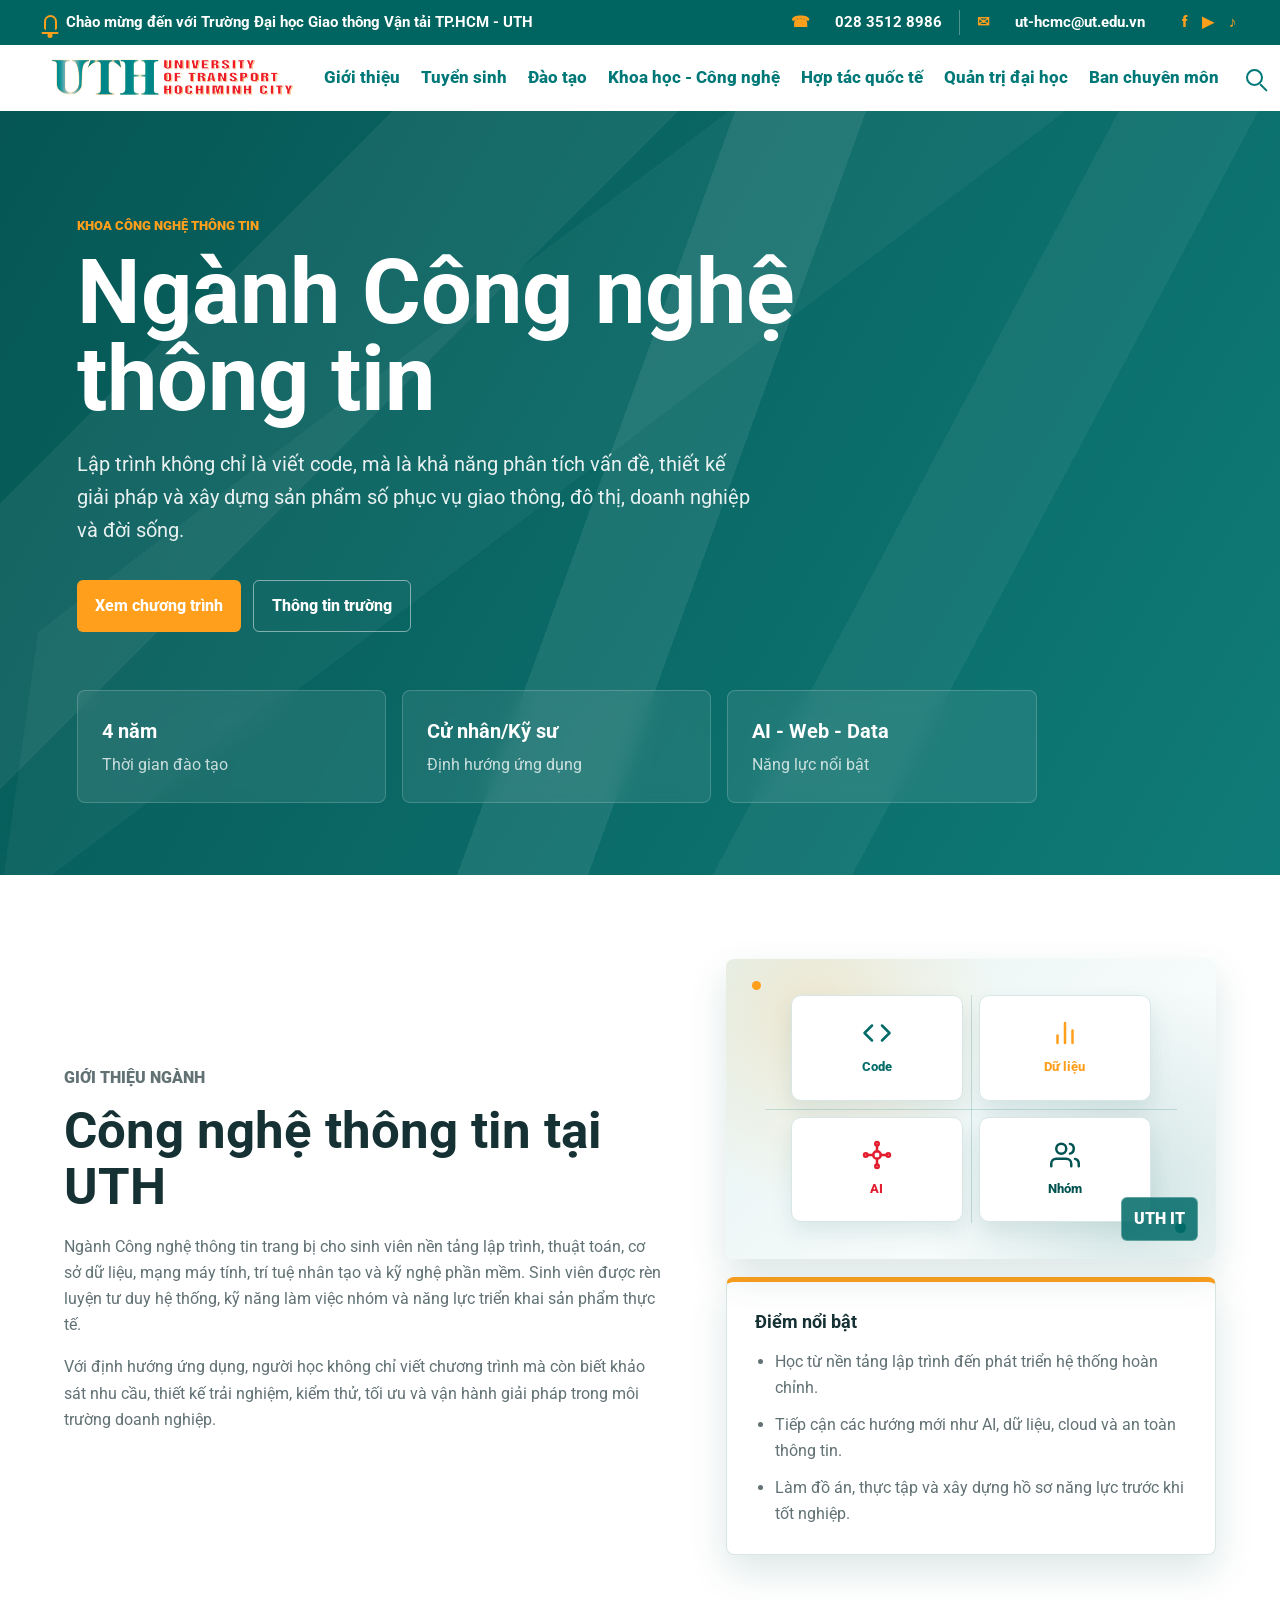
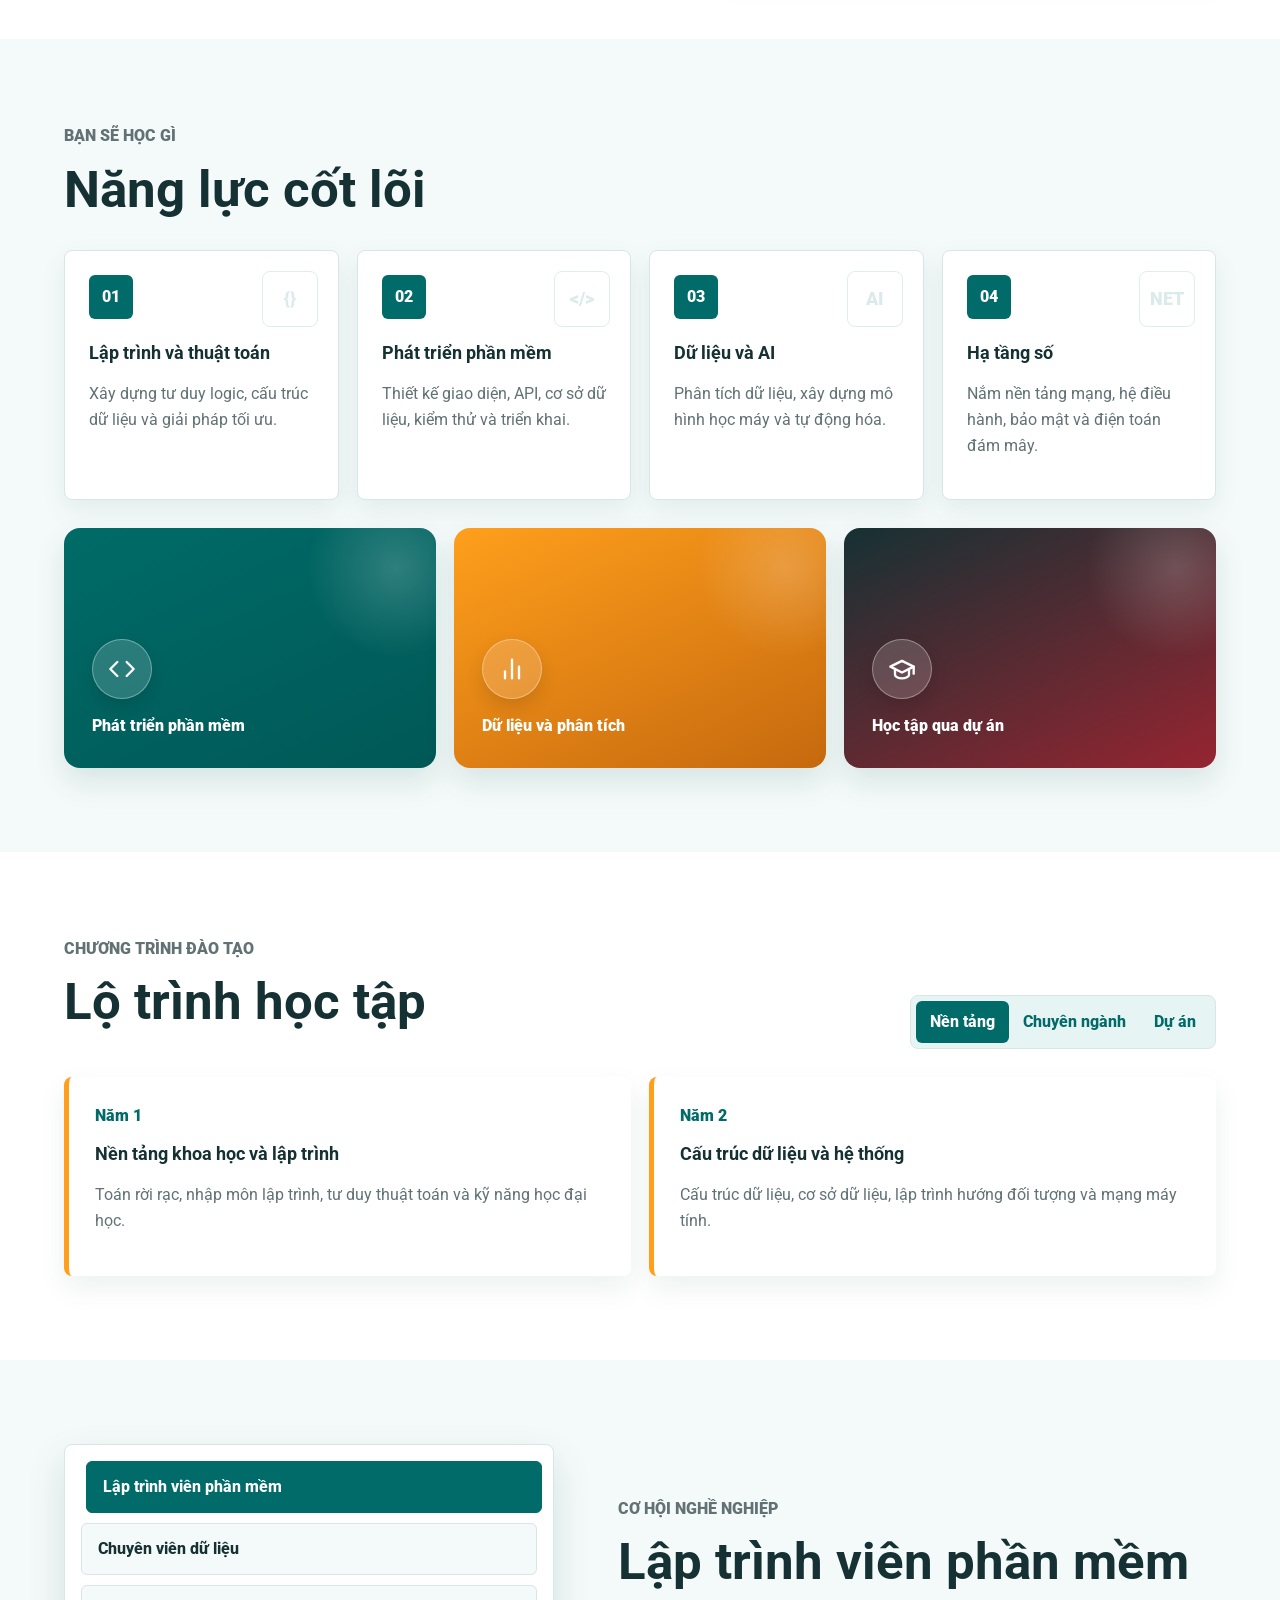
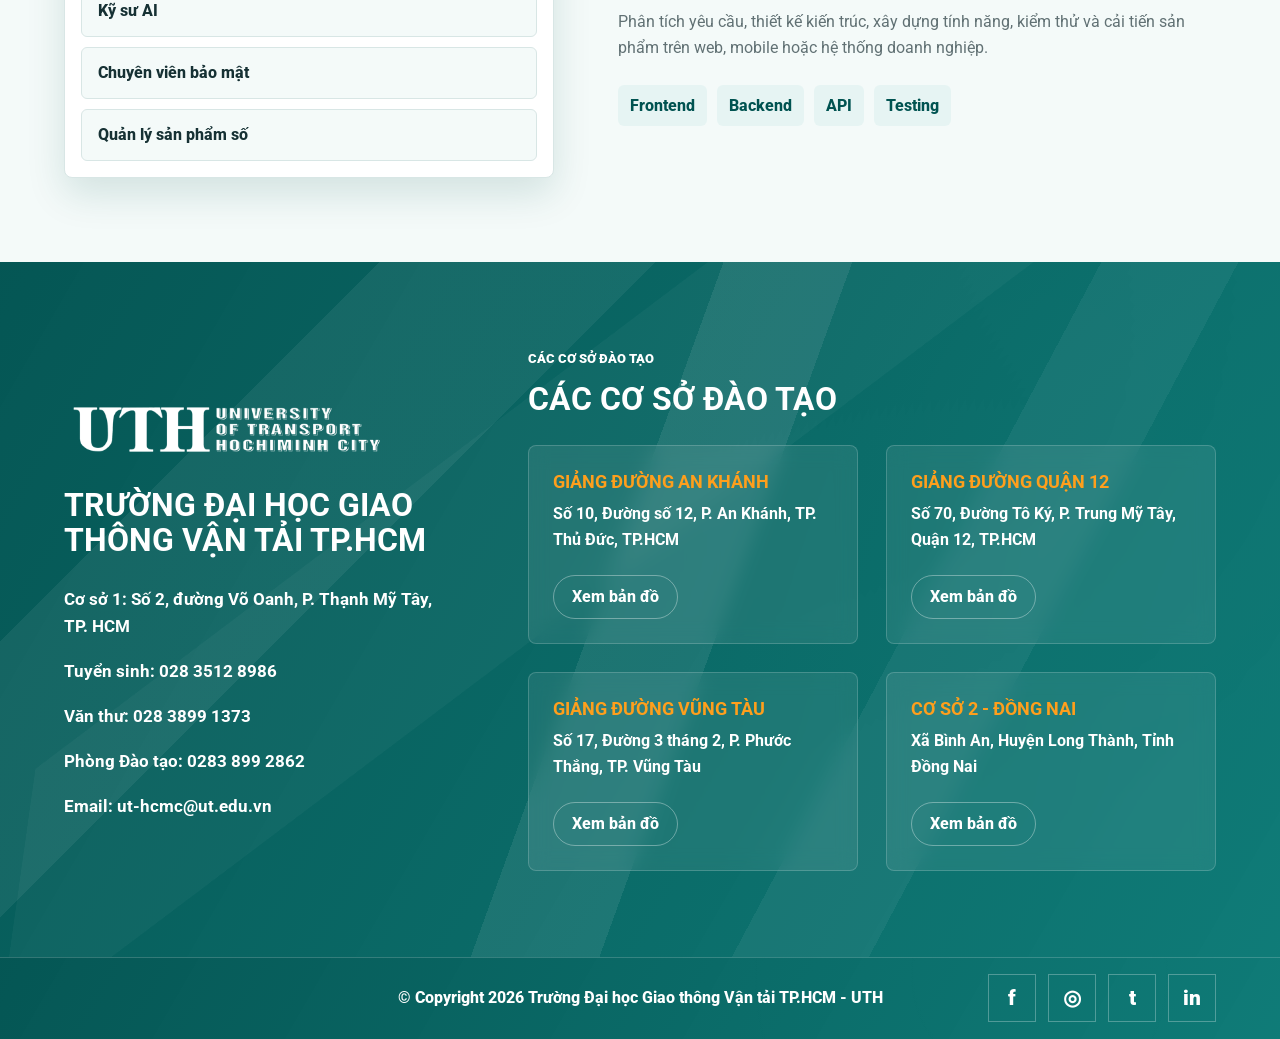
<file: CNTT/index.html>
<!DOCTYPE html>
<html lang="vi">
<head>
  <meta charset="UTF-8">
  <meta name="viewport" content="width=device-width, initial-scale=1.0">
  <title>Ngành Công nghệ thông tin - UTH</title>
  <link rel="stylesheet" href="../styles.css">
</head>
<body>
  <div class="top-bar">
    <p><span class="bell-icon" aria-hidden="true"></span> Chào mừng đến với Trường Đại học Giao thông Vận tải TP.HCM - UTH</p>
    <div class="top-actions">
      <div class="top-contact">
        <span><span class="top-icon">☎</span> 028 3512 8986</span>
        <span><span class="top-icon">✉</span> ut-hcmc@ut.edu.vn</span>
      </div>
      <div class="social-links" aria-label="Mạng xã hội">
        <a href="#" aria-label="Facebook">f</a>
        <a href="#" aria-label="YouTube">▶</a>
        <a href="#" aria-label="TikTok">♪</a>
      </div>
    </div>
  </div>

  <header class="site-header">
    <a class="brand" href="#hero" aria-label="Trường Đại học Giao thông Vận tải TP.HCM">
      <img src="../Logo_UTH.png" alt="Logo UTH">
    </a>
    <nav class="main-nav" aria-label="Điều hướng chính">
      <a href="https://uttest.ut.edu.vn/ky-thuat-thiet-ke-vi-mach-va-ai-2#">Giới thiệu</a>
      <a href="https://uttest.ut.edu.vn/tuyen-sinh">Tuyển sinh</a>
      <a href="https://uttest.ut.edu.vn/ky-thuat-thiet-ke-vi-mach-va-ai-2#">Đào tạo</a>
      <a href="https://uttest.ut.edu.vn/khoa-hoc-cong-nghe">Khoa học - Công nghệ</a>
      <a href="https://uttest.ut.edu.vn/hop-tac-quoc-te">Hợp tác quốc tế</a>
      <a href="https://uttest.ut.edu.vn/ky-thuat-thiet-ke-vi-mach-va-ai-2#">Quản trị đại học</a>
      <a href="https://uttest.ut.edu.vn/ky-thuat-thiet-ke-vi-mach-va-ai-2#">Ban chuyên môn</a>
    </nav>
    <button class="menu-button" type="button" aria-label="Mở menu" aria-expanded="false">
      <span></span>
      <span></span>
      <span></span>
    </button>
    <div class="header-tools">
      <button class="search-button" type="button" aria-label="Tìm kiếm"></button>
      <div class="language-switch" aria-label="Chọn ngôn ngữ">
        <a class="active" href="#">VN</a>
        <a href="#">EN</a>
      </div>
    </div>
  </header>

  <main>
    <section class="hero uth-bg" id="hero">
      <div class="hero-content">
        <p class="eyebrow">Khoa Công nghệ thông tin</p>
        <h1>Ngành Công nghệ thông tin</h1>
        <p class="hero-lead">
          Lập trình không chỉ là viết code, mà là khả năng phân tích vấn đề,
          thiết kế giải pháp và xây dựng sản phẩm số phục vụ giao thông, đô thị,
          doanh nghiệp và đời sống.
        </p>
        <div class="hero-actions">
          <a class="primary-action" href="#program">Xem chương trình</a>
          <a class="secondary-action" href="#campus">Thông tin trường</a>
        </div>
      </div>
      <div class="hero-stats">
        <article>
          <strong>4 năm</strong>
          <span>Thời gian đào tạo</span>
        </article>
        <article>
          <strong>Cử nhân/Kỹ sư</strong>
          <span>Định hướng ứng dụng</span>
        </article>
        <article>
          <strong>AI - Web - Data</strong>
          <span>Năng lực nổi bật</span>
        </article>
      </div>
    </section>

    <section class="section intro-section" id="overview">
      <div class="section-inner split">
        <div>
          <p class="eyebrow">Giới thiệu ngành</p>
          <h2>Công nghệ thông tin tại UTH</h2>
          <p>
            Ngành Công nghệ thông tin trang bị cho sinh viên nền tảng lập trình,
            thuật toán, cơ sở dữ liệu, mạng máy tính, trí tuệ nhân tạo và kỹ nghệ
            phần mềm. Sinh viên được rèn luyện tư duy hệ thống, kỹ năng làm việc
            nhóm và năng lực triển khai sản phẩm thực tế.
          </p>
          <p>
            Với định hướng ứng dụng, người học không chỉ viết chương trình mà còn
            biết khảo sát nhu cầu, thiết kế trải nghiệm, kiểm thử, tối ưu và vận
            hành giải pháp trong môi trường doanh nghiệp.
          </p>
        </div>
        <div class="intro-stack">
          <figure class="intro-media">
            <div class="intro-icon-panel" aria-hidden="true">
              <div class="ip-dot ip-dot-1"></div>
              <div class="ip-dot ip-dot-2"></div>
              <div class="ip-grid">
                <div class="ip-tile ip-tile-code">
                  <svg viewBox="0 0 24 24" fill="none" stroke="currentColor" stroke-width="2" stroke-linecap="round" stroke-linejoin="round"><polyline points="16 18 22 12 16 6"></polyline><polyline points="8 6 2 12 8 18"></polyline></svg>
                  <span>Code</span>
                </div>
                <div class="ip-tile ip-tile-data">
                  <svg viewBox="0 0 24 24" fill="none" stroke="currentColor" stroke-width="2" stroke-linecap="round" stroke-linejoin="round"><line x1="18" y1="20" x2="18" y2="10"></line><line x1="12" y1="20" x2="12" y2="4"></line><line x1="6" y1="20" x2="6" y2="14"></line></svg>
                  <span>Dữ liệu</span>
                </div>
                <div class="ip-tile ip-tile-ai">
                  <svg viewBox="0 0 24 24" fill="none" stroke="currentColor" stroke-width="2" stroke-linecap="round" stroke-linejoin="round"><circle cx="12" cy="12" r="3"></circle><circle cx="12" cy="3" r="1.4"></circle><circle cx="12" cy="21" r="1.4"></circle><circle cx="3" cy="12" r="1.4"></circle><circle cx="21" cy="12" r="1.4"></circle><line x1="12" y1="9" x2="12" y2="4.4"></line><line x1="12" y1="15" x2="12" y2="19.6"></line><line x1="9" y1="12" x2="4.4" y2="12"></line><line x1="15" y1="12" x2="19.6" y2="12"></line></svg>
                  <span>AI</span>
                </div>
                <div class="ip-tile ip-tile-team">
                  <svg viewBox="0 0 24 24" fill="none" stroke="currentColor" stroke-width="2" stroke-linecap="round" stroke-linejoin="round"><path d="M17 21v-2a4 4 0 0 0-4-4H5a4 4 0 0 0-4 4v2"></path><circle cx="9" cy="7" r="4"></circle><path d="M23 21v-2a4 4 0 0 0-3-3.87"></path><path d="M16 3.13a4 4 0 0 1 0 7.75"></path></svg>
                  <span>Nhóm</span>
                </div>
              </div>
              <div class="ip-line ip-line-h"></div>
              <div class="ip-line ip-line-v"></div>
            </div>
          </figure>
          <div class="info-card">
          <h3>Điểm nổi bật</h3>
          <ul>
            <li>Học từ nền tảng lập trình đến phát triển hệ thống hoàn chỉnh.</li>
            <li>Tiếp cận các hướng mới như AI, dữ liệu, cloud và an toàn thông tin.</li>
            <li>Làm đồ án, thực tập và xây dựng hồ sơ năng lực trước khi tốt nghiệp.</li>
          </ul>
          </div>
        </div>
      </div>
    </section>

    <section class="section section-light">
      <div class="section-inner">
        <p class="eyebrow">Bạn sẽ học gì</p>
        <h2>Năng lực cốt lõi</h2>
        <div class="feature-grid">
          <article class="feature-card">
            <span class="feature-icon">01</span>
            <h3>Lập trình và thuật toán</h3>
            <p>Xây dựng tư duy logic, cấu trúc dữ liệu và giải pháp tối ưu.</p>
          </article>
          <article class="feature-card">
            <span class="feature-icon">02</span>
            <h3>Phát triển phần mềm</h3>
            <p>Thiết kế giao diện, API, cơ sở dữ liệu, kiểm thử và triển khai.</p>
          </article>
          <article class="feature-card">
            <span class="feature-icon">03</span>
            <h3>Dữ liệu và AI</h3>
            <p>Phân tích dữ liệu, xây dựng mô hình học máy và tự động hóa.</p>
          </article>
          <article class="feature-card">
            <span class="feature-icon">04</span>
            <h3>Hạ tầng số</h3>
            <p>Nắm nền tảng mạng, hệ điều hành, bảo mật và điện toán đám mây.</p>
          </article>
        </div>
        <div class="visual-gallery" aria-label="Hình ảnh minh họa ngành Công nghệ thông tin">
          <figure class="visual-tile visual-tile-icon vt-dev">
            <span class="vt-icon">
              <svg viewBox="0 0 24 24" fill="none" stroke="currentColor" stroke-width="2" stroke-linecap="round" stroke-linejoin="round"><polyline points="16 18 22 12 16 6"></polyline><polyline points="8 6 2 12 8 18"></polyline></svg>
            </span>
            <figcaption>Phát triển phần mềm</figcaption>
          </figure>
          <figure class="visual-tile visual-tile-icon vt-data">
            <span class="vt-icon">
              <svg viewBox="0 0 24 24" fill="none" stroke="currentColor" stroke-width="2" stroke-linecap="round" stroke-linejoin="round"><line x1="18" y1="20" x2="18" y2="10"></line><line x1="12" y1="20" x2="12" y2="4"></line><line x1="6" y1="20" x2="6" y2="14"></line></svg>
            </span>
            <figcaption>Dữ liệu và phân tích</figcaption>
          </figure>
          <figure class="visual-tile visual-tile-icon vt-learn">
            <span class="vt-icon">
              <svg viewBox="0 0 24 24" fill="none" stroke="currentColor" stroke-width="2" stroke-linecap="round" stroke-linejoin="round"><path d="M22 10v6"></path><path d="M2 10l10-5 10 5-10 5-10-5Z"></path><path d="M6 12v5c0 1.5 2.7 3 6 3s6-1.5 6-3v-5"></path></svg>
            </span>
            <figcaption>Học tập qua dự án</figcaption>
          </figure>
        </div>
      </div>
    </section>

    <section class="section" id="program">
      <div class="section-inner">
        <div class="section-heading">
          <div>
            <p class="eyebrow">Chương trình đào tạo</p>
            <h2>Lộ trình học tập</h2>
          </div>
          <div class="tab-controls" role="tablist" aria-label="Các giai đoạn học tập">
            <button class="tab-button active" type="button" data-tab="foundation" role="tab" aria-selected="true">Nền tảng</button>
            <button class="tab-button" type="button" data-tab="professional" role="tab" aria-selected="false">Chuyên ngành</button>
            <button class="tab-button" type="button" data-tab="project" role="tab" aria-selected="false">Dự án</button>
          </div>
        </div>

        <div class="tab-panel active" id="foundation" role="tabpanel">
          <div class="timeline">
            <article>
              <span>Năm 1</span>
              <h3>Nền tảng khoa học và lập trình</h3>
              <p>Toán rời rạc, nhập môn lập trình, tư duy thuật toán và kỹ năng học đại học.</p>
            </article>
            <article>
              <span>Năm 2</span>
              <h3>Cấu trúc dữ liệu và hệ thống</h3>
              <p>Cấu trúc dữ liệu, cơ sở dữ liệu, lập trình hướng đối tượng và mạng máy tính.</p>
            </article>
          </div>
        </div>

        <div class="tab-panel" id="professional" role="tabpanel">
          <div class="timeline">
            <article>
              <span>Năm 3</span>
              <h3>Phát triển sản phẩm số</h3>
              <p>Kỹ nghệ phần mềm, web, mobile, cloud, an toàn thông tin và phân tích dữ liệu.</p>
            </article>
            <article>
              <span>Định hướng</span>
              <h3>AI, dữ liệu hoặc phần mềm</h3>
              <p>Sinh viên chọn nhóm học phần phù hợp với năng lực và mục tiêu nghề nghiệp.</p>
            </article>
          </div>
        </div>

        <div class="tab-panel" id="project" role="tabpanel">
          <div class="timeline">
            <article>
              <span>Năm 4</span>
              <h3>Thực tập và đồ án tốt nghiệp</h3>
              <p>Tham gia dự án thực tế, làm việc với doanh nghiệp và hoàn thiện sản phẩm.</p>
            </article>
            <article>
              <span>Portfolio</span>
              <h3>Hồ sơ năng lực cá nhân</h3>
              <p>Website, ứng dụng, mô hình AI hoặc hệ thống quản lý có thể trình bày và demo.</p>
            </article>
          </div>
        </div>
      </div>
    </section>

    <section class="section section-light" id="career">
      <div class="section-inner split reverse">
        <div class="career-board">
          <button class="career-item active" type="button" data-role="dev">Lập trình viên phần mềm</button>
          <button class="career-item" type="button" data-role="data">Chuyên viên dữ liệu</button>
          <button class="career-item" type="button" data-role="ai">Kỹ sư AI</button>
          <button class="career-item" type="button" data-role="security">Chuyên viên bảo mật</button>
          <button class="career-item" type="button" data-role="product">Quản lý sản phẩm số</button>
        </div>
        <div>
          <p class="eyebrow">Cơ hội nghề nghiệp</p>
          <h2 id="career-title">Lập trình viên phần mềm</h2>
          <p id="career-desc">
            Phân tích yêu cầu, thiết kế kiến trúc, xây dựng tính năng, kiểm thử
            và cải tiến sản phẩm trên web, mobile hoặc hệ thống doanh nghiệp.
          </p>
          <ul class="career-tags" id="career-tags">
            <li>Frontend</li>
            <li>Backend</li>
            <li>API</li>
            <li>Testing</li>
          </ul>
        </div>
      </div>
    </section>

    <section class="campus uth-bg" id="campus">
      <div class="campus-inner">
        <div class="school-info">
          <img src="../Logo_UTH.png" alt="Logo UTH">
          <h2>Trường Đại học Giao thông Vận tải TP.HCM</h2>
          <ul>
            <li><strong>Cơ sở 1:</strong> Số 2, đường Võ Oanh, P. Thạnh Mỹ Tây, TP. HCM</li>
            <li><strong>Tuyển sinh:</strong> 028 3512 8986</li>
            <li><strong>Văn thư:</strong> 028 3899 1373</li>
            <li><strong>Phòng Đào tạo:</strong> 0283 899 2862</li>
            <li><strong>Email:</strong> ut-hcmc@ut.edu.vn</li>
          </ul>
        </div>

        <div class="campus-list">
          <p class="eyebrow">Các cơ sở đào tạo</p>
          <h2>Các cơ sở đào tạo</h2>
          <div class="campus-grid">
            <article>
              <h3>Giảng đường An Khánh</h3>
              <p>Số 10, Đường số 12, P. An Khánh, TP. Thủ Đức, TP.HCM</p>
              <a href="https://maps.google.com" target="_blank" rel="noreferrer">Xem bản đồ</a>
            </article>
            <article>
              <h3>Giảng đường Quận 12</h3>
              <p>Số 70, Đường Tô Ký, P. Trung Mỹ Tây, Quận 12, TP.HCM</p>
              <a href="https://maps.google.com" target="_blank" rel="noreferrer">Xem bản đồ</a>
            </article>
            <article>
              <h3>Giảng đường Vũng Tàu</h3>
              <p>Số 17, Đường 3 tháng 2, P. Phước Thắng, TP. Vũng Tàu</p>
              <a href="https://maps.google.com" target="_blank" rel="noreferrer">Xem bản đồ</a>
            </article>
            <article>
              <h3>Cơ sở 2 - Đồng Nai</h3>
              <p>Xã Bình An, Huyện Long Thành, Tỉnh Đồng Nai</p>
              <a href="https://maps.google.com" target="_blank" rel="noreferrer">Xem bản đồ</a>
            </article>
          </div>
        </div>
      </div>
    </section>
  </main>

  <footer class="site-footer">
    <p>© Copyright 2026 Trường Đại học Giao thông Vận tải TP.HCM - UTH</p>
    <div class="footer-social" aria-label="Mạng xã hội">
      <a href="#" aria-label="Facebook">f</a>
      <a href="#" aria-label="Instagram">◎</a>
      <a href="#" aria-label="Twitter">t</a>
      <a href="#" aria-label="LinkedIn">in</a>
    </div>
    <a class="back-to-top" href="#hero" aria-label="Lên đầu trang">
    <svg class="btt-progress" viewBox="0 0 60 60" aria-hidden="true">
      <circle class="btt-progress-track" cx="30" cy="30" r="27"></circle>
      <circle class="btt-progress-bar" cx="30" cy="30" r="27"></circle>
    </svg>
    <svg class="btt-chevron" viewBox="0 0 24 24" fill="none" stroke="currentColor" stroke-width="2.4" stroke-linecap="round" stroke-linejoin="round">
      <polyline points="6 15 12 9 18 15"></polyline>
      <polyline points="6 11 12 5 18 11"></polyline>
    </svg>
    <span class="btt-blob" aria-hidden="true"></span>
  </a>
  </footer>

  <script src="../script.js"></script>
</body>
</html>
</file>
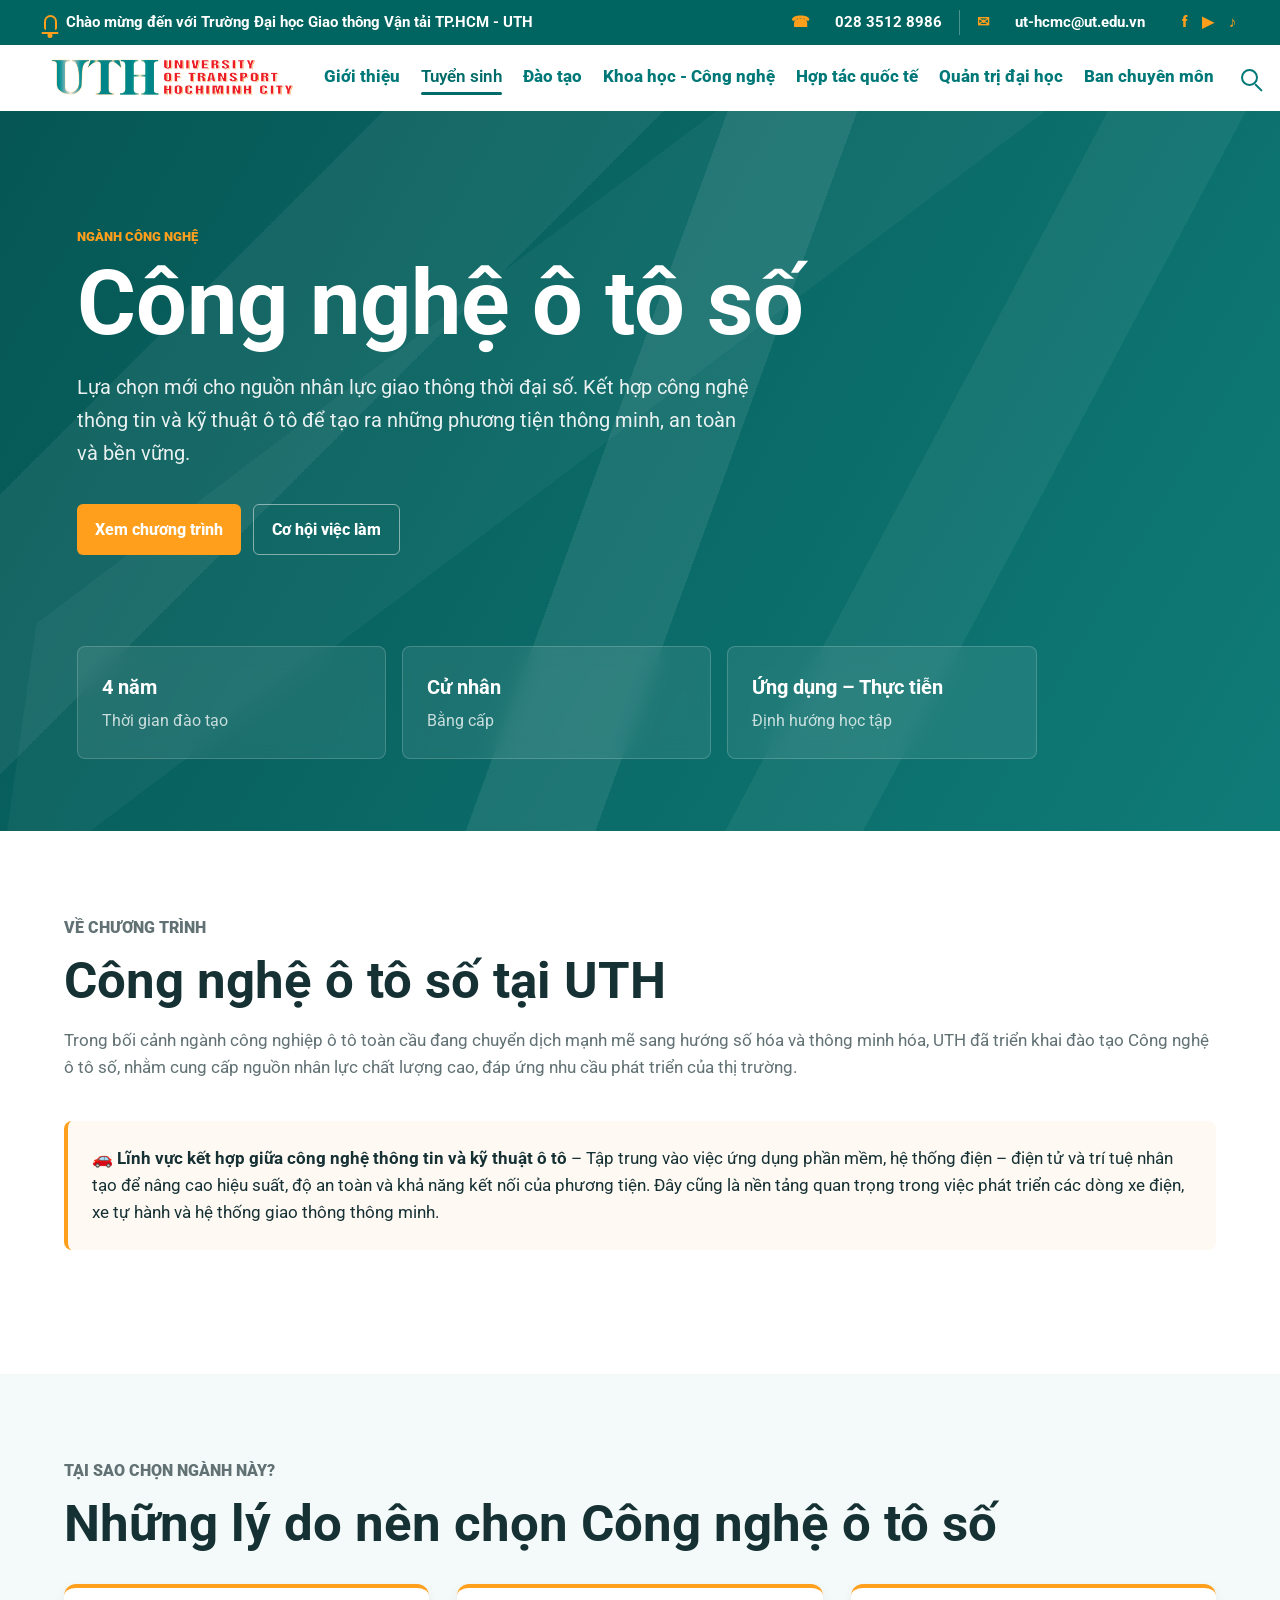
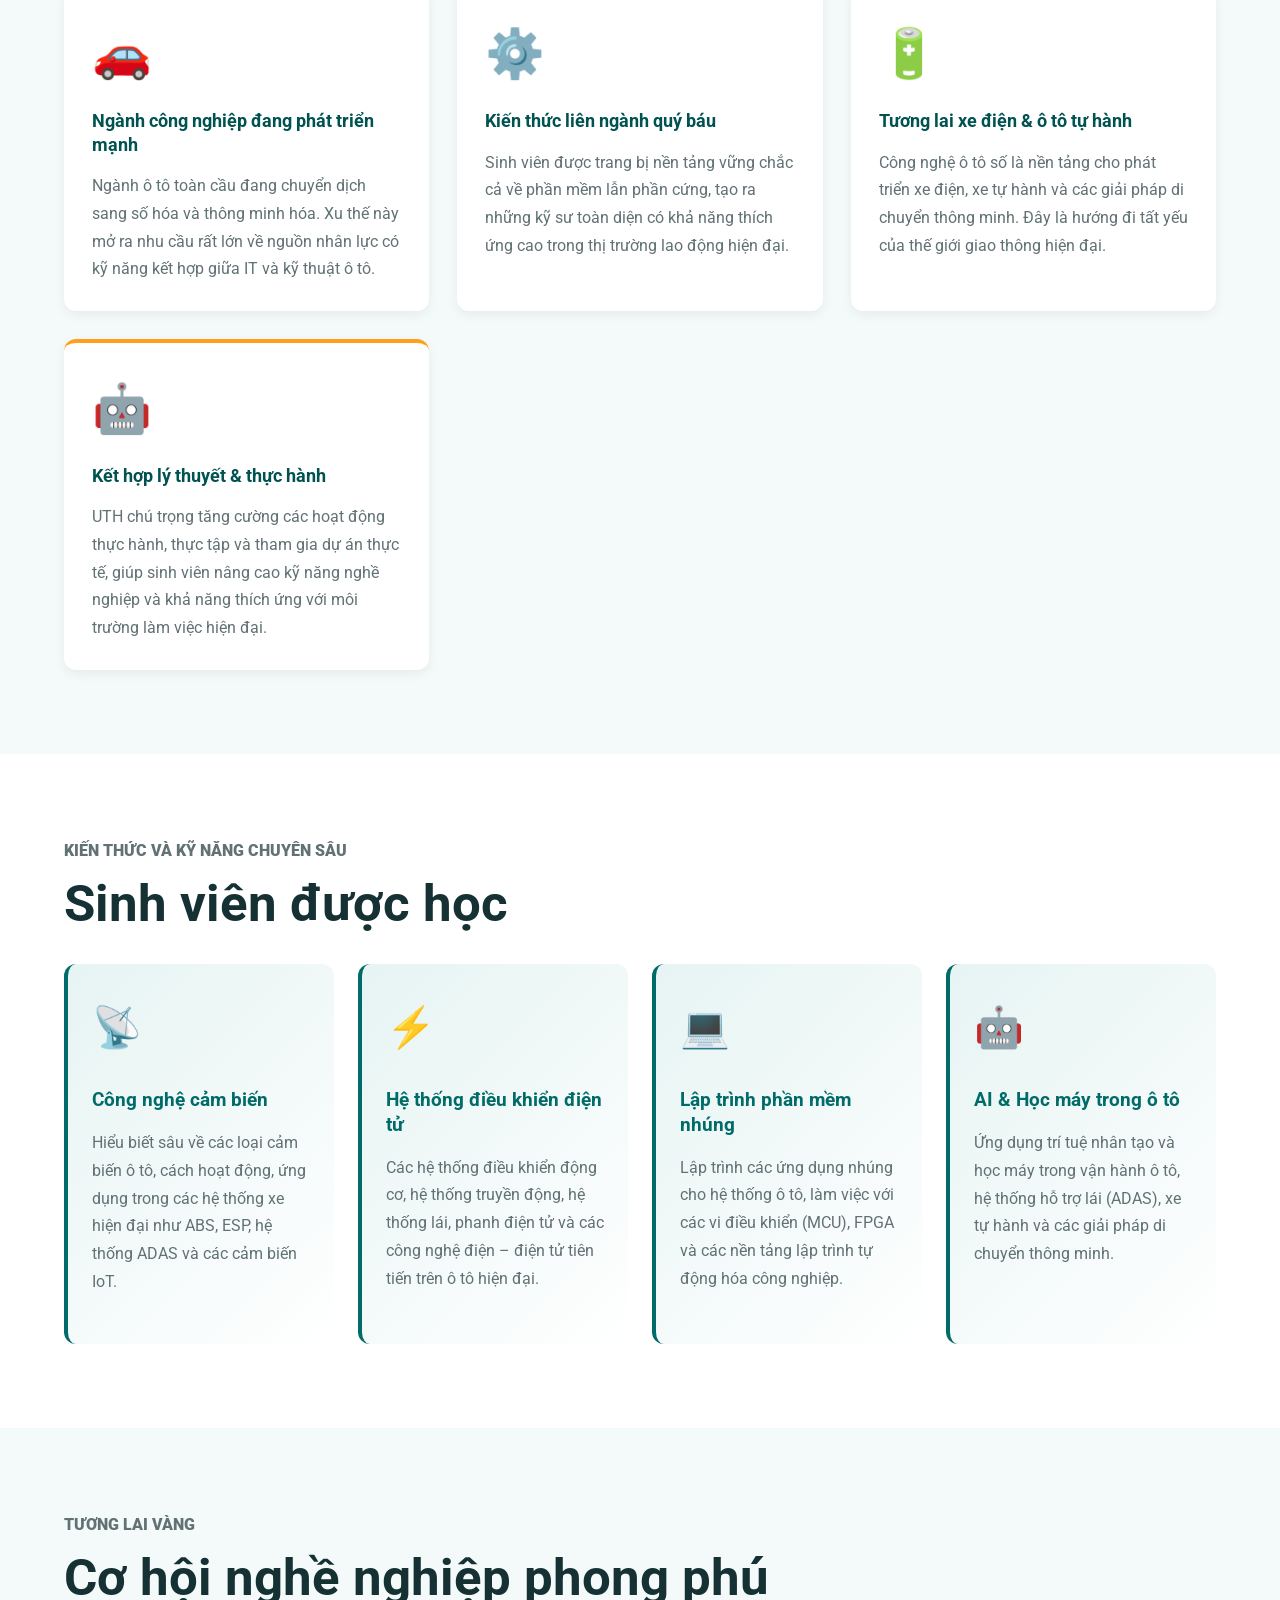
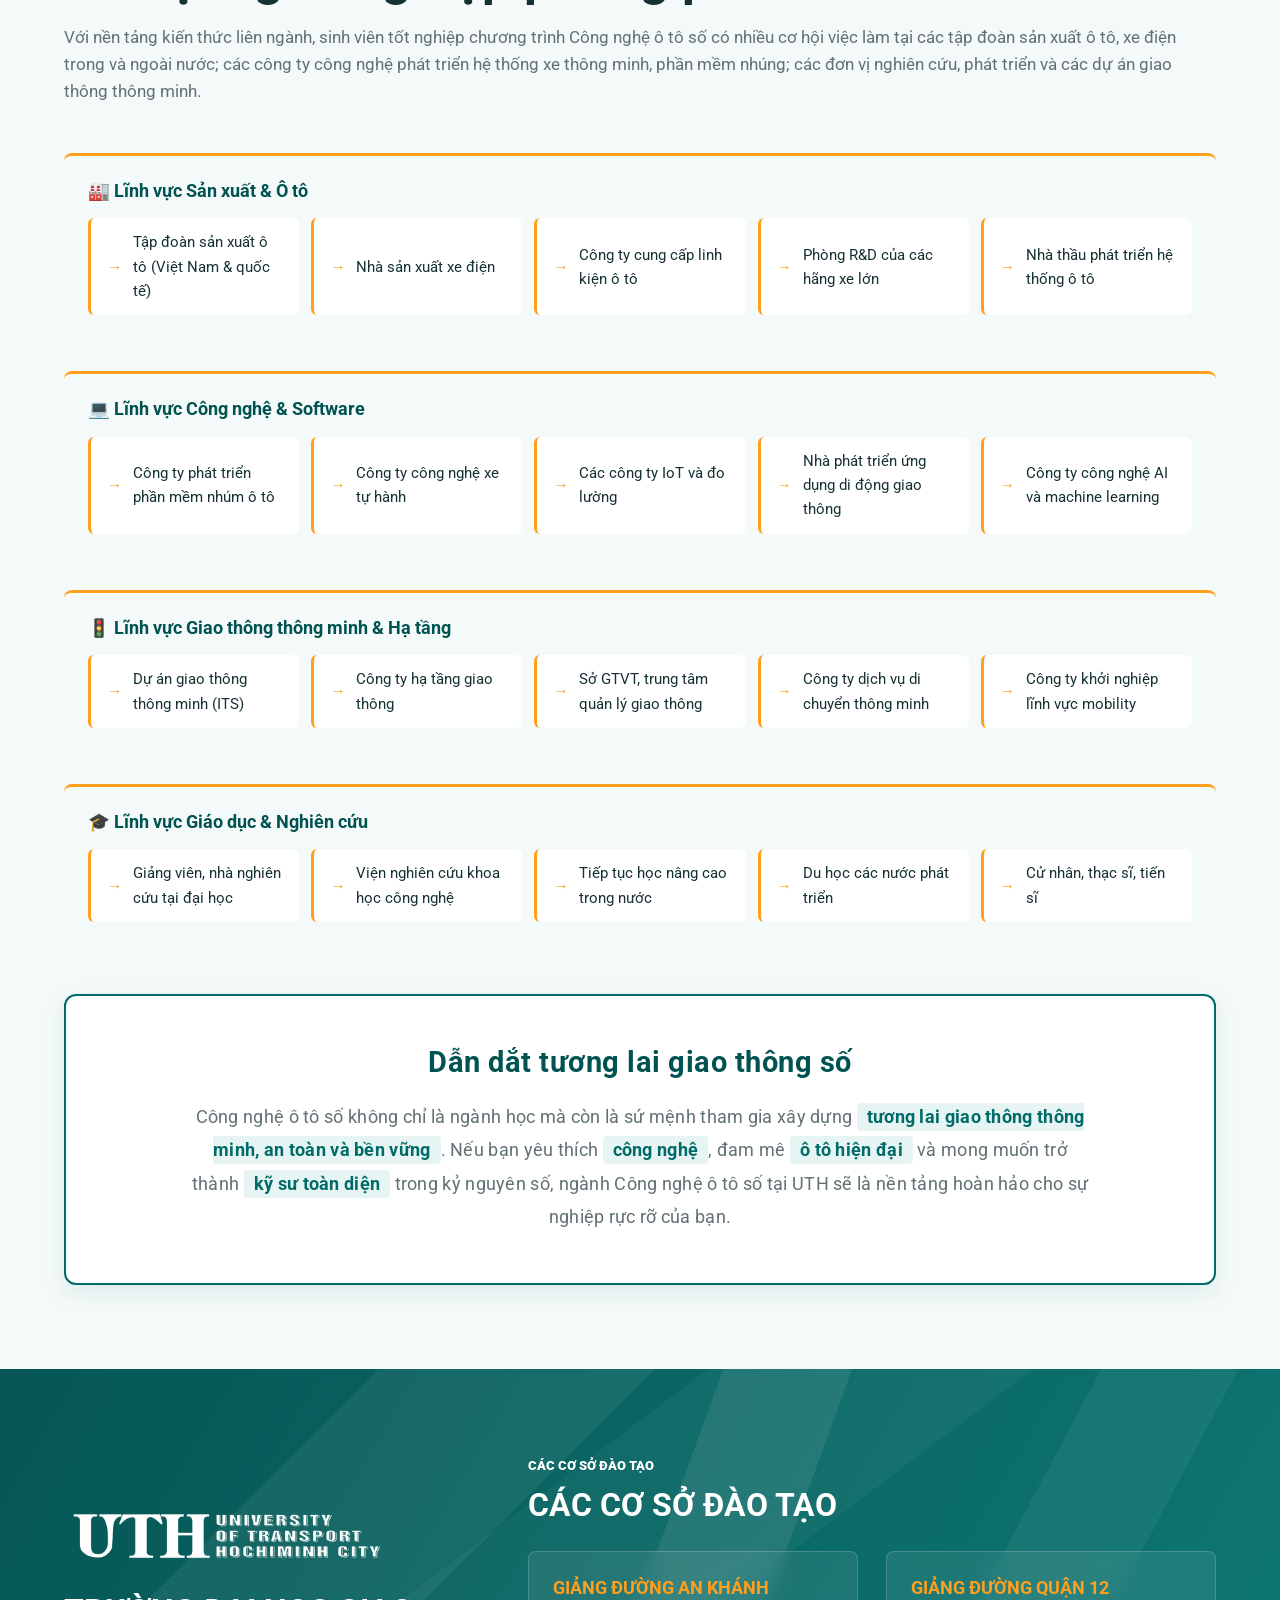
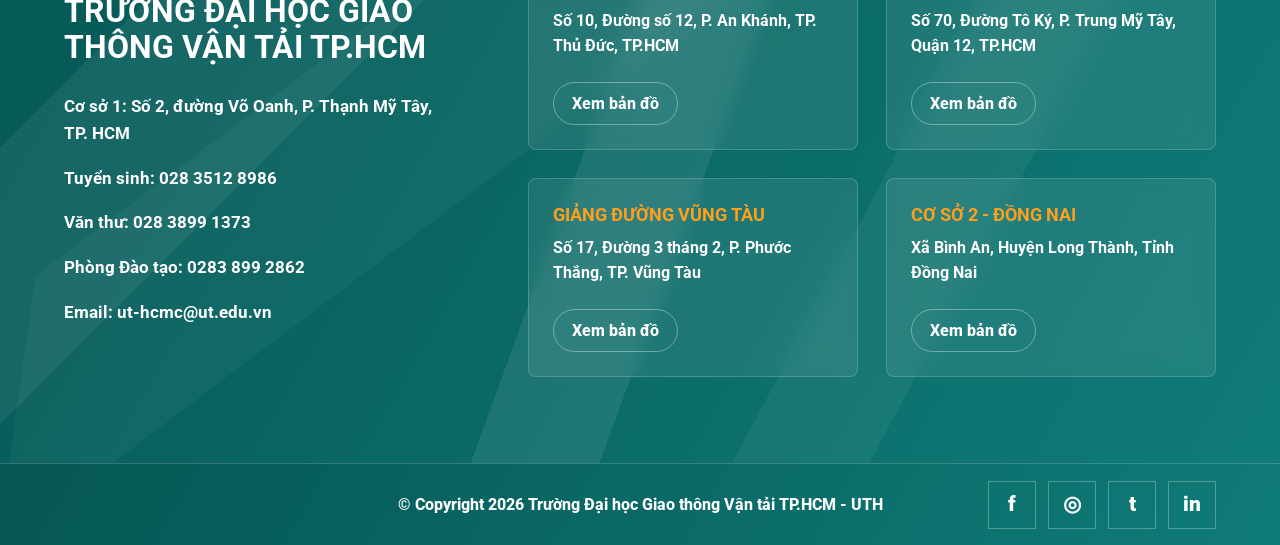
<file: CONGNGHEOTOSO/index.html>
<!DOCTYPE html>
<html lang="vi">
<head>
  <meta charset="UTF-8">
  <meta name="viewport" content="width=device-width, initial-scale=1.0">
  <title>Ngành Công nghệ ô tô số - UTH</title>
  <link rel="stylesheet" href="../styles.css">
  <style>
    @keyframes float {
      0%, 100% { transform: translateY(0px); }
      50% { transform: translateY(-12px); }
    }

    @keyframes spin {
      from { transform: rotate(0deg); }
      to { transform: rotate(360deg); }
    }

    @keyframes pulse {
      0%, 100% { transform: scale(1); }
      50% { transform: scale(1.1); }
    }

    @keyframes drive {
      0%, 100% { transform: translateX(0px); }
      50% { transform: translateX(8px); }
    }

    .icon-container {
      font-size: 3rem;
      margin-bottom: 16px;
      display: inline-block;
    }

    .icon-float {
      animation: float 3s ease-in-out infinite;
    }

    .icon-spin {
      animation: spin 8s linear infinite;
    }

    .icon-pulse {
      animation: pulse 2s ease-in-out infinite;
    }

    .icon-drive {
      animation: drive 2.5s ease-in-out infinite;
    }

    .reason-grid {
      display: grid;
      grid-template-columns: repeat(auto-fit, minmax(280px, 1fr));
      gap: 28px;
      margin-top: 32px;
    }

    .reason-card {
      background: var(--paper);
      padding: 28px;
      border-radius: 12px;
      border-top: 4px solid var(--uth-orange);
      box-shadow: 0 4px 12px rgba(0, 0, 0, 0.06);
      transition: all 0.3s ease;
      position: relative;
    }

    .reason-card:hover {
      transform: translateY(-6px);
      box-shadow: 0 12px 24px rgba(0, 107, 104, 0.12);
    }

    .reason-card .icon-container {
      color: var(--uth-teal);
    }

    .reason-card h3 {
      color: var(--uth-teal-dark);
      margin-bottom: 16px;
      font-size: 1.15rem;
      font-weight: 700;
      margin-top: 0;
    }

    .reason-card p {
      color: var(--muted);
      line-height: 1.7;
      margin: 0;
    }

    .sea-grid {
      display: grid;
      grid-template-columns: repeat(auto-fit, minmax(250px, 1fr));
      gap: 24px;
      margin-top: 32px;
    }

    .sea-card {
      background: linear-gradient(135deg, #e6f4f3 0%, #fff 100%);
      padding: 32px 24px;
      border-radius: 12px;
      border-left: 4px solid var(--uth-teal);
      transition: all 0.3s ease;
      cursor: default;
    }

    .sea-card:hover {
      transform: translateY(-8px);
      box-shadow: 0 12px 24px rgba(0, 107, 104, 0.15);
    }

    .sea-card .icon-container {
      color: var(--uth-orange);
      font-size: 2.5rem;
    }

    .sea-card h3 {
      color: var(--uth-teal);
      margin-bottom: 12px;
      font-size: 1.2rem;
      margin-top: 12px;
    }

    .sea-card p {
      color: var(--muted);
      line-height: 1.7;
    }

    .jobs-section {
      margin-top: 48px;
    }

    .job-category {
      margin-bottom: 32px;
      padding: 24px;
      background: var(--soft);
      border-radius: 8px;
      border-top: 3px solid var(--uth-orange);
    }

    .job-category h3 {
      color: var(--uth-teal-dark);
      margin-bottom: 16px;
      font-size: 1.1rem;
    }

    .job-list {
      display: grid;
      grid-template-columns: repeat(auto-fit, minmax(200px, 1fr));
      gap: 12px;
    }

    .job-item {
      background: var(--paper);
      padding: 12px 16px;
      border-radius: 6px;
      border-left: 3px solid var(--uth-orange);
      color: var(--ink);
      font-size: 0.95rem;
      display: flex;
      align-items: center;
      gap: 10px;
    }

    .job-item::before {
      content: '→';
      color: var(--uth-orange);
      font-weight: bold;
      min-width: 16px;
    }

    .highlight-box {
      background: #ffffff;
      color: var(--ink);
      padding: 48px;
      border-radius: 12px;
      margin-top: 48px;
      text-align: center;
      border: 2px solid var(--uth-teal);
      box-shadow: 0 8px 24px rgba(0, 107, 104, 0.1);
    }

    .highlight-box h3 {
      font-size: 1.8rem;
      margin: 0 0 20px 0;
      font-weight: 700;
      letter-spacing: 0.5px;
      color: var(--uth-teal-dark);
    }

    .highlight-box p {
      line-height: 1.9;
      font-size: 1.1rem;
      margin: 0;
      max-width: 900px;
      margin-left: auto;
      margin-right: auto;
      letter-spacing: 0.3px;
      color: var(--muted);
    }

    .highlight-strong {
      font-weight: 700;
      color: var(--uth-teal);
      background: #e6f4f3;
      padding: 4px 10px;
      border-radius: 4px;
    }

    .quote-section {
      margin: 40px 0;
      padding: 24px;
      border-left: 4px solid var(--uth-orange);
      background: #fff9f4;
      border-radius: 8px;
    }

    .quote-section p {
      font-size: 1.05rem;
      color: var(--ink);
      margin: 0;
    }

    .main-nav a {
      position: relative;
      padding-bottom: 8px;
      transition: color 0.3s ease;
    }

    .main-nav a::after {
      content: '';
      position: absolute;
      bottom: 0;
      left: 0;
      width: 0;
      height: 3px;
      background-color: var(--uth-teal);
      transition: width 0.3s ease;
    }

    .main-nav a:hover::after,
    .main-nav a.active::after {
      width: 100%;
    }

    .main-nav a.active {
      color: var(--uth-teal);
      font-weight: 600;
    }

    @media (max-width: 768px) {
      .icon-container {
        font-size: 2rem;
      }
    }
  </style>
</head>
<body>
  <div class="top-bar">
    <p><span class="bell-icon" aria-hidden="true"></span> Chào mừng đến với Trường Đại học Giao thông Vận tải TP.HCM - UTH</p>
    <div class="top-actions">
      <div class="top-contact">
        <span><span class="top-icon">☎</span> 028 3512 8986</span>
        <span><span class="top-icon">✉</span> ut-hcmc@ut.edu.vn</span>
      </div>
      <div class="social-links" aria-label="Mạng xã hội">
        <a href="#" aria-label="Facebook">f</a>
        <a href="#" aria-label="YouTube">▶</a>
        <a href="#" aria-label="TikTok">♪</a>
      </div>
    </div>
  </div>

  <header class="site-header">
    <a class="brand" href="#hero" aria-label="Trường Đại học Giao thông Vận tải TP.HCM">
      <img src="../Logo_UTH.png" alt="Logo UTH">
    </a>
    <nav class="main-nav" aria-label="Điều hướng chính">
      <a href="https://uttest.ut.edu.vn/ky-thuat-thiet-ke-vi-mach-va-ai-2#">Giới thiệu</a>
      <a href="https://uttest.ut.edu.vn/tuyen-sinh" class="active">Tuyển sinh</a>
      <a href="https://uttest.ut.edu.vn/ky-thuat-thiet-ke-vi-mach-va-ai-2#">Đào tạo</a>
      <a href="https://uttest.ut.edu.vn/khoa-hoc-cong-nghe">Khoa học - Công nghệ</a>
      <a href="https://uttest.ut.edu.vn/hop-tac-quoc-te">Hợp tác quốc tế</a>
      <a href="https://uttest.ut.edu.vn/ky-thuat-thiet-ke-vi-mach-va-ai-2#">Quản trị đại học</a>
      <a href="https://uttest.ut.edu.vn/ky-thuat-thiet-ke-vi-mach-va-ai-2#">Ban chuyên môn</a>
    </nav>
    <button class="menu-button" type="button" aria-label="Mở menu" aria-expanded="false">
      <span></span>
      <span></span>
      <span></span>
    </button>
    <div class="header-tools">
      <button class="search-button" type="button" aria-label="Tìm kiếm"></button>
      <div class="language-switch" aria-label="Chọn ngôn ngữ">
        <a class="active" href="#">VN</a>
        <a href="#">EN</a>
      </div>
    </div>
  </header>

  <main>
    <section class="hero uth-bg" id="hero">
      <div class="hero-content">
        <p class="eyebrow">Ngành Công nghệ</p>
        <h1>Công nghệ ô tô số</h1>
        <p class="hero-lead">
          Lựa chọn mới cho nguồn nhân lực giao thông thời đại số. Kết hợp công nghệ thông tin và kỹ thuật ô tô 
          để tạo ra những phương tiện thông minh, an toàn và bền vững.
        </p>
        <div class="hero-actions">
          <a class="primary-action" href="#programs">Xem chương trình</a>
          <a class="secondary-action" href="#career">Cơ hội việc làm</a>
        </div>
      </div>
      <div class="hero-stats">
        <article>
          <strong>4 năm</strong>
          <span>Thời gian đào tạo</span>
        </article>
        <article>
          <strong>Cử nhân</strong>
          <span>Bằng cấp</span>
        </article>
        <article>
          <strong>Ứng dụng – Thực tiễn</strong>
          <span>Định hướng học tập</span>
        </article>
      </div>
    </section>

    <section class="section intro-section" id="overview">
      <div class="section-inner">
        <p class="eyebrow">Về chương trình</p>
        <h2>Công nghệ ô tô số tại UTH</h2>
        <p style="font-size: 1.05rem; color: var(--muted); margin-bottom: 24px;">
          Trong bối cảnh ngành công nghiệp ô tô toàn cầu đang chuyển dịch mạnh mẽ sang hướng số hóa và thông minh hóa, 
          UTH đã triển khai đào tạo Công nghệ ô tô số, nhằm cung cấp nguồn nhân lực chất lượng cao, đáp ứng nhu cầu phát triển của thị trường.
        </p>

        <div class="quote-section">
          <p>
            🚗 <strong>Lĩnh vực kết hợp giữa công nghệ thông tin và kỹ thuật ô tô</strong> – Tập trung vào việc ứng dụng phần mềm, 
            hệ thống điện – điện tử và trí tuệ nhân tạo để nâng cao hiệu suất, độ an toàn và khả năng kết nối của phương tiện. 
            Đây cũng là nền tảng quan trọng trong việc phát triển các dòng xe điện, xe tự hành và hệ thống giao thông thông minh.
          </p>
        </div>
      </div>
    </section>

    <section class="section section-light">
      <div class="section-inner">
        <p class="eyebrow">Tại sao chọn ngành này?</p>
        <h2>Những lý do nên chọn Công nghệ ô tô số</h2>
        
        <div class="reason-grid">
          <div class="reason-card">
            <div class="icon-container icon-drive">🚗</div>
            <h3>Ngành công nghiệp đang phát triển mạnh</h3>
            <p>
              Ngành ô tô toàn cầu đang chuyển dịch sang số hóa và thông minh hóa. Xu thế này mở ra nhu cầu rất lớn 
              về nguồn nhân lực có kỹ năng kết hợp giữa IT và kỹ thuật ô tô.
            </p>
          </div>

          <div class="reason-card">
            <div class="icon-container icon-pulse">⚙️</div>
            <h3>Kiến thức liên ngành quý báu</h3>
            <p>
              Sinh viên được trang bị nền tảng vững chắc cả về phần mềm lẫn phần cứng, tạo ra những kỹ sư toàn diện 
              có khả năng thích ứng cao trong thị trường lao động hiện đại.
            </p>
          </div>

          <div class="reason-card">
            <div class="icon-container icon-float">🔋</div>
            <h3>Tương lai xe điện & ô tô tự hành</h3>
            <p>
              Công nghệ ô tô số là nền tảng cho phát triển xe điện, xe tự hành và các giải pháp di chuyển thông minh. 
              Đây là hướng đi tất yếu của thế giới giao thông hiện đại.
            </p>
          </div>

          <div class="reason-card">
            <div class="icon-container icon-spin">🤖</div>
            <h3>Kết hợp lý thuyết & thực hành</h3>
            <p>
              UTH chú trọng tăng cường các hoạt động thực hành, thực tập và tham gia dự án thực tế, giúp sinh viên 
              nâng cao kỹ năng nghề nghiệp và khả năng thích ứng với môi trường làm việc hiện đại.
            </p>
          </div>
        </div>
      </div>
    </section>

    <section class="section" id="programs">
      <div class="section-inner">
        <p class="eyebrow">Kiến thức và kỹ năng chuyên sâu</p>
        <h2>Sinh viên được học</h2>
        
        <div class="sea-grid">
          <div class="sea-card">
            <div class="icon-container icon-float">📡</div>
            <h3>Công nghệ cảm biến</h3>
            <p>
              Hiểu biết sâu về các loại cảm biến ô tô, cách hoạt động, ứng dụng trong các hệ thống xe hiện đại 
              như ABS, ESP, hệ thống ADAS và các cảm biến IoT.
            </p>
          </div>

          <div class="sea-card">
            <div class="icon-container icon-pulse">⚡</div>
            <h3>Hệ thống điều khiển điện tử</h3>
            <p>
              Các hệ thống điều khiển động cơ, hệ thống truyền động, hệ thống lái, phanh điện tử và các công nghệ 
              điện – điện tử tiên tiến trên ô tô hiện đại.
            </p>
          </div>

          <div class="sea-card">
            <div class="icon-container icon-spin">💻</div>
            <h3>Lập trình phần mềm nhúng</h3>
            <p>
              Lập trình các ứng dụng nhúng cho hệ thống ô tô, làm việc với các vi điều khiển (MCU), FPGA 
              và các nền tảng lập trình tự động hóa công nghiệp.
            </p>
          </div>

          <div class="sea-card">
            <div class="icon-container icon-float">🤖</div>
            <h3>AI & Học máy trong ô tô</h3>
            <p>
              Ứng dụng trí tuệ nhân tạo và học máy trong vận hành ô tô, hệ thống hỗ trợ lái (ADAS), xe tự hành 
              và các giải pháp di chuyển thông minh.
            </p>
          </div>
        </div>
      </div>
    </section>

    <section class="section section-light" id="career">
      <div class="section-inner">
        <p class="eyebrow">Tương lai vàng</p>
        <h2>Cơ hội nghề nghiệp phong phú</h2>
        
        <p style="font-size: 1.05rem; color: var(--muted); margin-bottom: 32px;">
          Với nền tảng kiến thức liên ngành, sinh viên tốt nghiệp chương trình Công nghệ ô tô số có nhiều cơ hội việc làm 
          tại các tập đoàn sản xuất ô tô, xe điện trong và ngoài nước; các công ty công nghệ phát triển hệ thống xe thông minh, 
          phần mềm nhúng; các đơn vị nghiên cứu, phát triển và các dự án giao thông thông minh.
        </p>

        <div class="jobs-section">
          <div class="job-category">
            <h3>🏭 Lĩnh vực Sản xuất & Ô tô</h3>
            <div class="job-list">
              <div class="job-item">Tập đoàn sản xuất ô tô (Việt Nam & quốc tế)</div>
              <div class="job-item">Nhà sản xuất xe điện</div>
              <div class="job-item">Công ty cung cấp linh kiện ô tô</div>
              <div class="job-item">Phòng R&D của các hãng xe lớn</div>
              <div class="job-item">Nhà thầu phát triển hệ thống ô tô</div>
            </div>
          </div>

          <div class="job-category">
            <h3>💻 Lĩnh vực Công nghệ & Software</h3>
            <div class="job-list">
              <div class="job-item">Công ty phát triển phần mềm nhúm ô tô</div>
              <div class="job-item">Công ty công nghệ xe tự hành</div>
              <div class="job-item">Các công ty IoT và đo lường</div>
              <div class="job-item">Nhà phát triển ứng dụng di động giao thông</div>
              <div class="job-item">Công ty công nghệ AI và machine learning</div>
            </div>
          </div>

          <div class="job-category">
            <h3>🚦 Lĩnh vực Giao thông thông minh & Hạ tầng</h3>
            <div class="job-list">
              <div class="job-item">Dự án giao thông thông minh (ITS)</div>
              <div class="job-item">Công ty hạ tầng giao thông</div>
              <div class="job-item">Sở GTVT, trung tâm quản lý giao thông</div>
              <div class="job-item">Công ty dịch vụ di chuyển thông minh</div>
              <div class="job-item">Công ty khởi nghiệp lĩnh vực mobility</div>
            </div>
          </div>

          <div class="job-category">
            <h3>🎓 Lĩnh vực Giáo dục & Nghiên cứu</h3>
            <div class="job-list">
              <div class="job-item">Giảng viên, nhà nghiên cứu tại đại học</div>
              <div class="job-item">Viện nghiên cứu khoa học công nghệ</div>
              <div class="job-item">Tiếp tục học nâng cao trong nước</div>
              <div class="job-item">Du học các nước phát triển</div>
              <div class="job-item">Cử nhân, thạc sĩ, tiến sĩ</div>
            </div>
          </div>
        </div>

        <div class="highlight-box">
          <h3>Dẫn dắt tương lai giao thông số</h3>
          <p>
            Công nghệ ô tô số không chỉ là ngành học mà còn là sứ mệnh tham gia xây dựng <span class="highlight-strong">tương lai giao thông thông minh, an toàn và bền vững</span>. 
            Nếu bạn yêu thích <span class="highlight-strong">công nghệ</span>, đam mê <span class="highlight-strong">ô tô hiện đại</span> 
            và mong muốn trở thành <span class="highlight-strong">kỹ sư toàn diện</span> trong kỷ nguyên số, 
            ngành Công nghệ ô tô số tại UTH sẽ là nền tảng hoàn hảo cho sự nghiệp rực rỡ của bạn.
          </p>
        </div>
      </div>
    </section>

    <section class="campus uth-bg" id="campus">
      <div class="campus-inner">
        <div class="school-info">
          <img src="../Logo_UTH.png" alt="Logo UTH">
          <h2>Trường Đại học Giao thông Vận tải TP.HCM</h2>
          <ul>
            <li><strong>Cơ sở 1:</strong> Số 2, đường Võ Oanh, P. Thạnh Mỹ Tây, TP. HCM</li>
            <li><strong>Tuyển sinh:</strong> 028 3512 8986</li>
            <li><strong>Văn thư:</strong> 028 3899 1373</li>
            <li><strong>Phòng Đào tạo:</strong> 0283 899 2862</li>
            <li><strong>Email:</strong> ut-hcmc@ut.edu.vn</li>
          </ul>
        </div>

        <div class="campus-list">
          <p class="eyebrow">Các cơ sở đào tạo</p>
          <h2>Các cơ sở đào tạo</h2>
          <div class="campus-grid">
            <article>
              <h3>Giảng đường An Khánh</h3>
              <p>Số 10, Đường số 12, P. An Khánh, TP. Thủ Đức, TP.HCM</p>
              <a href="https://maps.google.com" target="_blank" rel="noreferrer">Xem bản đồ</a>
            </article>
            <article>
              <h3>Giảng đường Quận 12</h3>
              <p>Số 70, Đường Tô Ký, P. Trung Mỹ Tây, Quận 12, TP.HCM</p>
              <a href="https://maps.google.com" target="_blank" rel="noreferrer">Xem bản đồ</a>
            </article>
            <article>
              <h3>Giảng đường Vũng Tàu</h3>
              <p>Số 17, Đường 3 tháng 2, P. Phước Thắng, TP. Vũng Tàu</p>
              <a href="https://maps.google.com" target="_blank" rel="noreferrer">Xem bản đồ</a>
            </article>
            <article>
              <h3>Cơ sở 2 - Đồng Nai</h3>
              <p>Xã Bình An, Huyện Long Thành, Tỉnh Đồng Nai</p>
              <a href="https://maps.google.com" target="_blank" rel="noreferrer">Xem bản đồ</a>
            </article>
          </div>
        </div>
      </div>
    </section>
  </main>

  <footer class="site-footer">
    <p>© Copyright 2026 Trường Đại học Giao thông Vận tải TP.HCM - UTH</p>
    <div class="footer-social" aria-label="Mạng xã hội">
      <a href="#" aria-label="Facebook">f</a>
      <a href="#" aria-label="Instagram">◎</a>
      <a href="#" aria-label="Twitter">t</a>
      <a href="#" aria-label="LinkedIn">in</a>
    </div>
    <a class="back-to-top" href="#hero" aria-label="Lên đầu trang">
    <svg class="btt-progress" viewBox="0 0 60 60" aria-hidden="true">
      <circle class="btt-progress-track" cx="30" cy="30" r="27"></circle>
      <circle class="btt-progress-bar" cx="30" cy="30" r="27"></circle>
    </svg>
    <svg class="btt-chevron" viewBox="0 0 24 24" fill="none" stroke="currentColor" stroke-width="2.4" stroke-linecap="round" stroke-linejoin="round">
      <polyline points="6 15 12 9 18 15"></polyline>
      <polyline points="6 11 12 5 18 11"></polyline>
    </svg>
    <span class="btt-blob" aria-hidden="true"></span>
  </a>
  </footer>

  <script src="../script.js"></script>
</body>
</html>
</file>
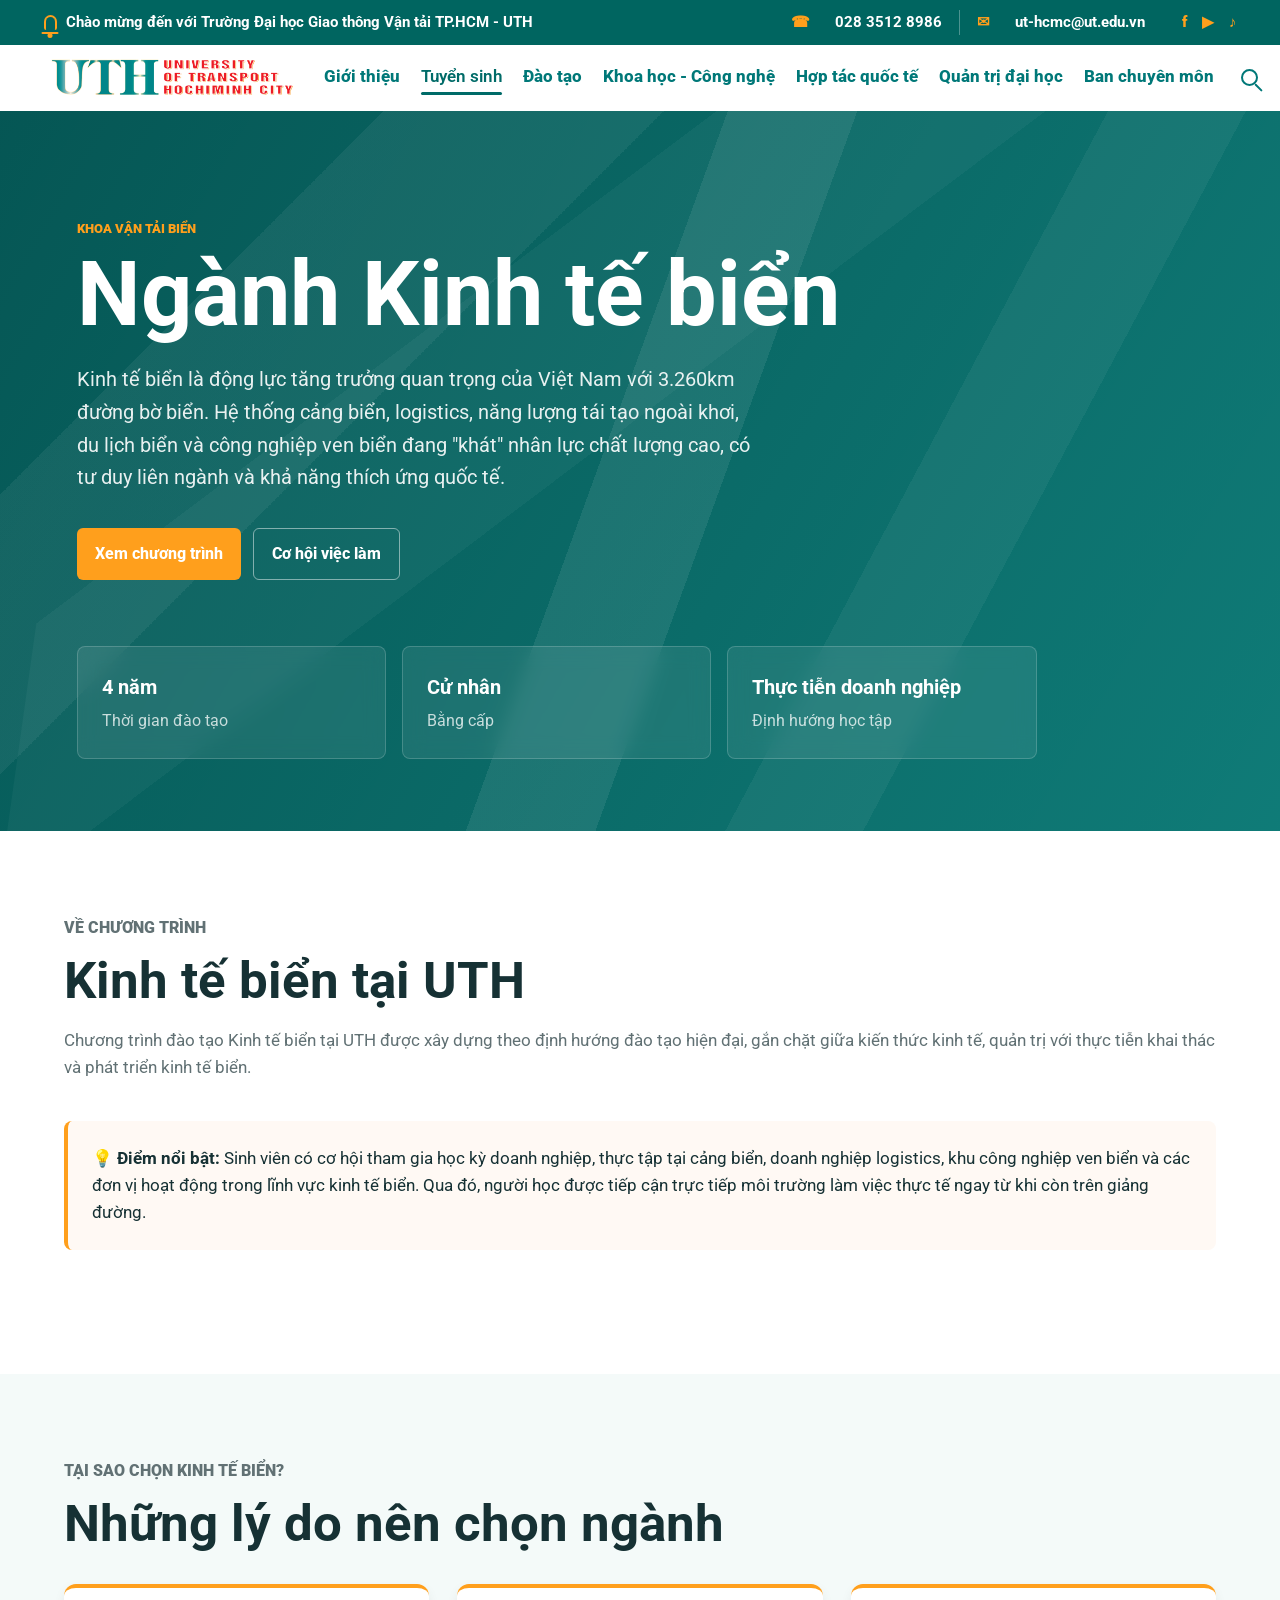
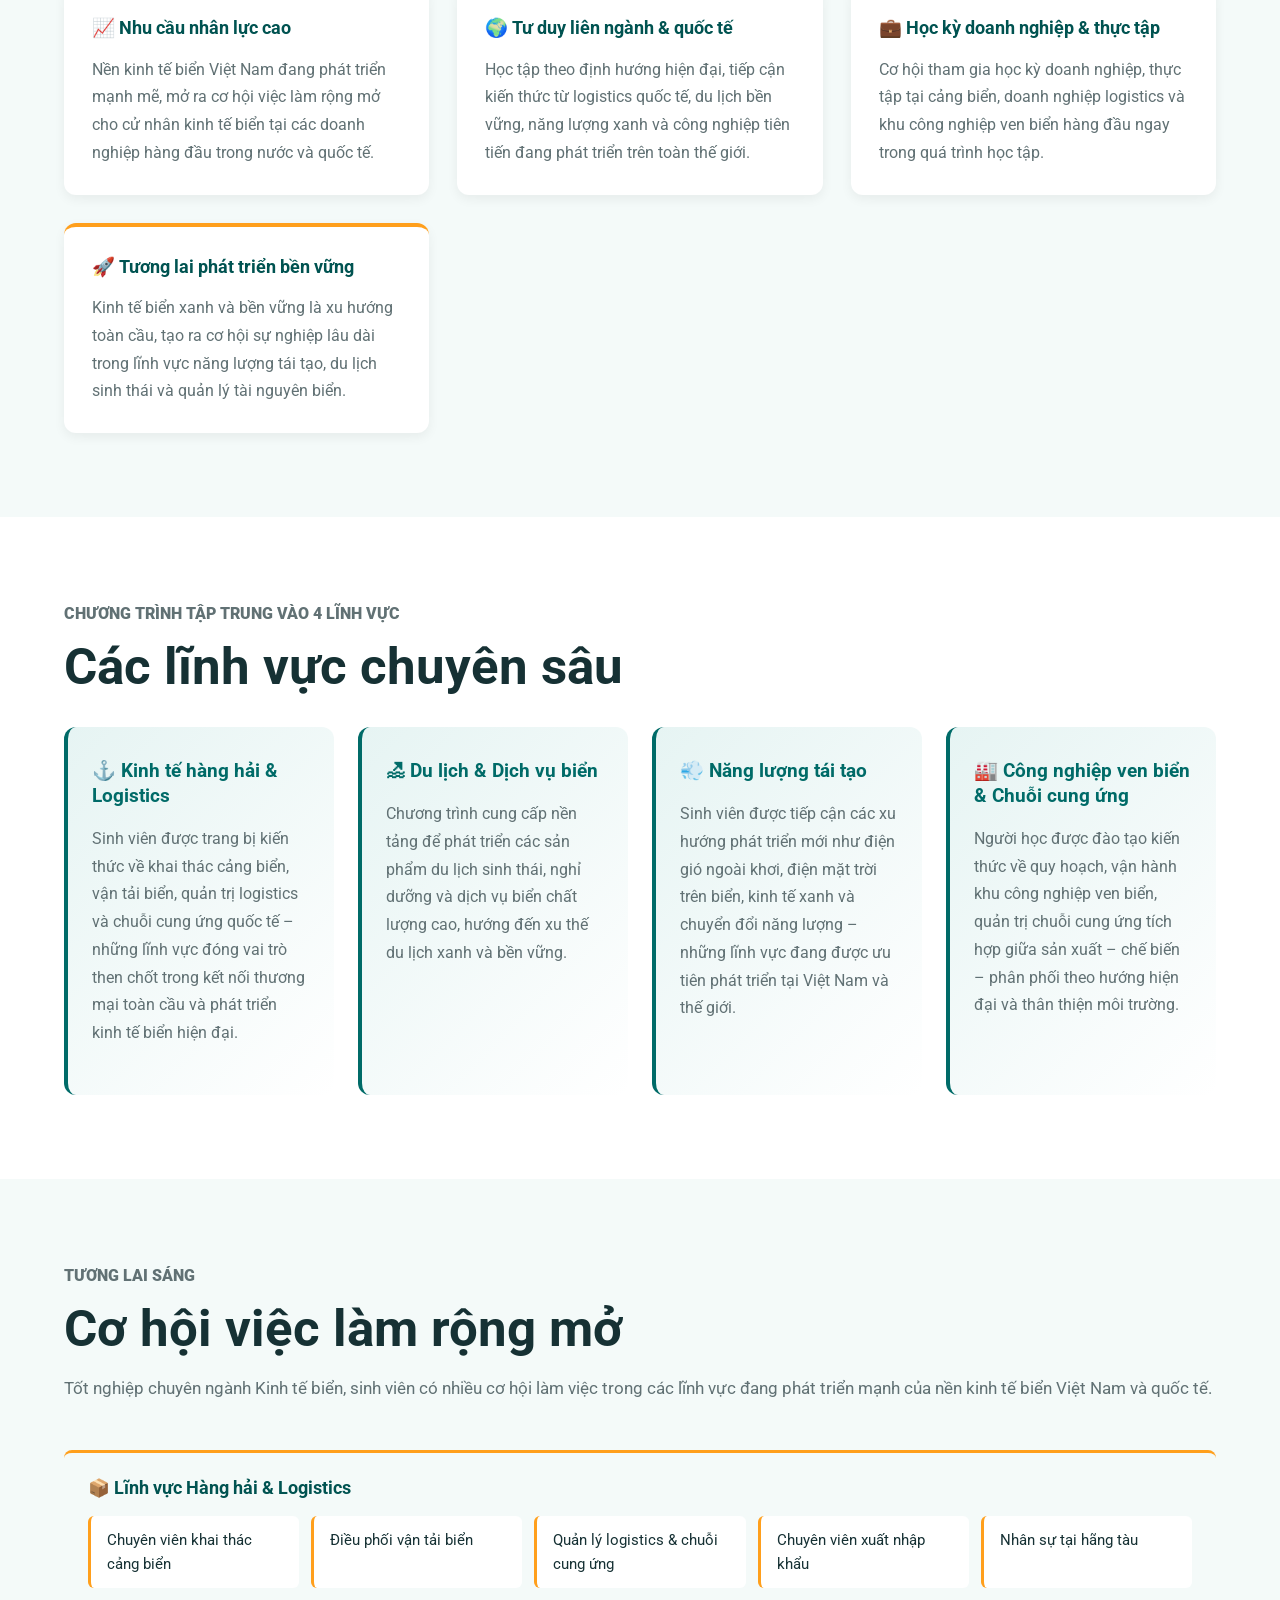
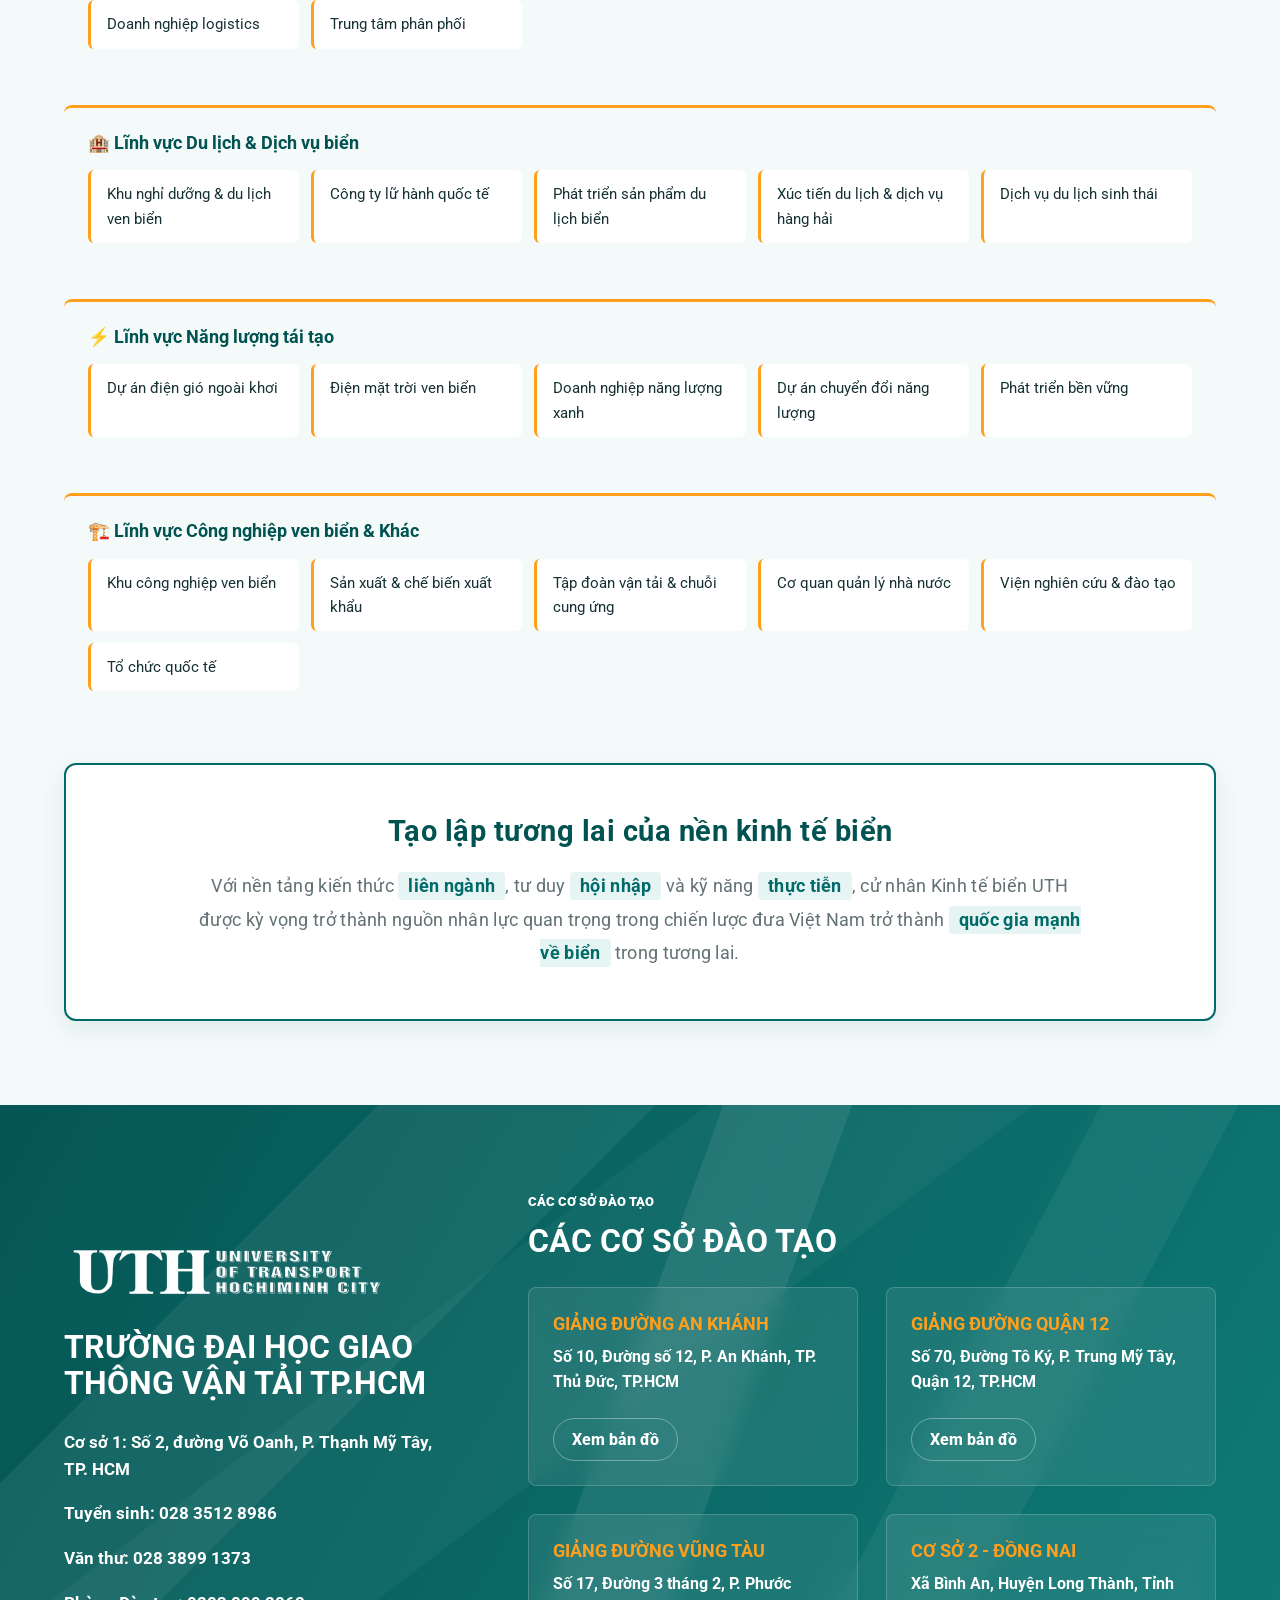
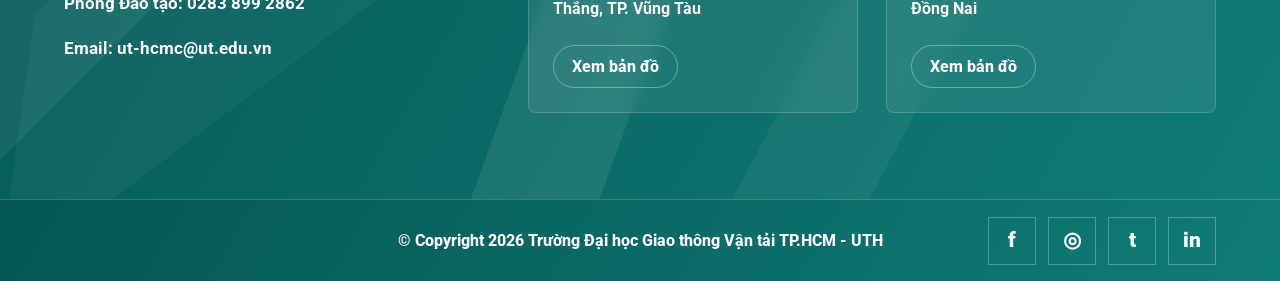
<file: KINHTEBIEN/index.html>
<!DOCTYPE html>
<html lang="vi">
<head>
  <meta charset="UTF-8">
  <meta name="viewport" content="width=device-width, initial-scale=1.0">
  <title>Ngành Kinh tế biển - UTH</title>
  <link rel="stylesheet" href="../styles.css">
  <style>
    .reason-grid {
      display: grid;
      grid-template-columns: repeat(auto-fit, minmax(280px, 1fr));
      gap: 28px;
      margin-top: 32px;
    }

    .reason-card {
      background: var(--paper);
      padding: 28px;
      border-radius: 12px;
      border-top: 4px solid var(--uth-orange);
      box-shadow: 0 4px 12px rgba(0, 0, 0, 0.06);
      transition: all 0.3s ease;
    }

    .reason-card:hover {
      transform: translateY(-6px);
      box-shadow: 0 12px 24px rgba(0, 107, 104, 0.12);
    }

    .reason-card h3 {
      color: var(--uth-teal-dark);
      margin-bottom: 16px;
      font-size: 1.15rem;
      font-weight: 700;
    }

    .reason-card p {
      color: var(--muted);
      line-height: 1.7;
      margin: 0;
    }

    .sea-grid {
      display: grid;
      grid-template-columns: repeat(auto-fit, minmax(250px, 1fr));
      gap: 24px;
      margin-top: 32px;
    }

    .sea-card {
      background: linear-gradient(135deg, #e6f4f3 0%, #fff 100%);
      padding: 32px 24px;
      border-radius: 12px;
      border-left: 4px solid var(--uth-teal);
      transition: all 0.3s ease;
      cursor: default;
    }

    .sea-card:hover {
      transform: translateY(-8px);
      box-shadow: 0 12px 24px rgba(0, 107, 104, 0.15);
    }

    .sea-card h3 {
      color: var(--uth-teal);
      margin-bottom: 12px;
      font-size: 1.2rem;
    }

    .sea-card p {
      color: var(--muted);
      line-height: 1.7;
    }

    .jobs-section {
      margin-top: 48px;
    }

    .job-category {
      margin-bottom: 32px;
      padding: 24px;
      background: var(--soft);
      border-radius: 8px;
      border-top: 3px solid var(--uth-orange);
    }

    .job-category h3 {
      color: var(--uth-teal-dark);
      margin-bottom: 16px;
      font-size: 1.1rem;
    }

    .job-list {
      display: grid;
      grid-template-columns: repeat(auto-fit, minmax(200px, 1fr));
      gap: 12px;
    }

    .job-item {
      background: var(--paper);
      padding: 12px 16px;
      border-radius: 6px;
      border-left: 3px solid var(--uth-orange);
      color: var(--ink);
      font-size: 0.95rem;
    }

    .highlight-box {
      background: #ffffff;
      color: var(--ink);
      padding: 48px;
      border-radius: 12px;
      margin-top: 48px;
      text-align: center;
      border: 2px solid var(--uth-teal);
      box-shadow: 0 8px 24px rgba(0, 107, 104, 0.1);
    }

    .highlight-box h3 {
      font-size: 1.8rem;
      margin: 0 0 20px 0;
      font-weight: 700;
      letter-spacing: 0.5px;
      color: var(--uth-teal-dark);
    }

    .highlight-box p {
      line-height: 1.9;
      font-size: 1.1rem;
      margin: 0;
      max-width: 900px;
      margin-left: auto;
      margin-right: auto;
      letter-spacing: 0.3px;
      color: var(--muted);
    }

    .highlight-strong {
      font-weight: 700;
      color: var(--uth-teal);
      background: #e6f4f3;
      padding: 4px 10px;
      border-radius: 4px;
    }

    .quote-section {
      margin: 40px 0;
      padding: 24px;
      border-left: 4px solid var(--uth-orange);
      background: #fff9f4;
      border-radius: 8px;
    }

    .quote-section p {
      font-size: 1.05rem;
      color: var(--ink);
      margin: 0;
    }

    .main-nav a {
      position: relative;
      padding-bottom: 8px;
      transition: color 0.3s ease;
    }

    .main-nav a::after {
      content: '';
      position: absolute;
      bottom: 0;
      left: 0;
      width: 0;
      height: 3px;
      background-color: var(--uth-teal);
      transition: width 0.3s ease;
    }

    .main-nav a:hover::after,
    .main-nav a.active::after {
      width: 100%;
    }

    .main-nav a.active {
      color: var(--uth-teal);
      font-weight: 600;
    }
  </style>
</head>
<body>
  <div class="top-bar">
    <p><span class="bell-icon" aria-hidden="true"></span> Chào mừng đến với Trường Đại học Giao thông Vận tải TP.HCM - UTH</p>
    <div class="top-actions">
      <div class="top-contact">
        <span><span class="top-icon">☎</span> 028 3512 8986</span>
        <span><span class="top-icon">✉</span> ut-hcmc@ut.edu.vn</span>
      </div>
      <div class="social-links" aria-label="Mạng xã hội">
        <a href="#" aria-label="Facebook">f</a>
        <a href="#" aria-label="YouTube">▶</a>
        <a href="#" aria-label="TikTok">♪</a>
      </div>
    </div>
  </div>

  <header class="site-header">
    <a class="brand" href="#hero" aria-label="Trường Đại học Giao thông Vận tải TP.HCM">
      <img src="../Logo_UTH.png" alt="Logo UTH">
    </a>
    <nav class="main-nav" aria-label="Điều hướng chính">
      <a href="https://uttest.ut.edu.vn/ky-thuat-thiet-ke-vi-mach-va-ai-2#">Giới thiệu</a>
      <a href="https://uttest.ut.edu.vn/tuyen-sinh" class="active">Tuyển sinh</a>
      <a href="https://uttest.ut.edu.vn/ky-thuat-thiet-ke-vi-mach-va-ai-2#">Đào tạo</a>
      <a href="https://uttest.ut.edu.vn/khoa-hoc-cong-nghe">Khoa học - Công nghệ</a>
      <a href="https://uttest.ut.edu.vn/hop-tac-quoc-te">Hợp tác quốc tế</a>
      <a href="https://uttest.ut.edu.vn/ky-thuat-thiet-ke-vi-mach-va-ai-2#">Quản trị đại học</a>
      <a href="https://uttest.ut.edu.vn/ky-thuat-thiet-ke-vi-mach-va-ai-2#">Ban chuyên môn</a>
    </nav>
    <button class="menu-button" type="button" aria-label="Mở menu" aria-expanded="false">
      <span></span>
      <span></span>
      <span></span>
    </button>
    <div class="header-tools">
      <button class="search-button" type="button" aria-label="Tìm kiếm"></button>
      <div class="language-switch" aria-label="Chọn ngôn ngữ">
        <a class="active" href="#">VN</a>
        <a href="#">EN</a>
      </div>
    </div>
  </header>

  <main>
    <section class="hero uth-bg" id="hero">
      <div class="hero-content">
        <p class="eyebrow">Khoa Vận tải biển</p>
        <h1>Ngành Kinh tế biển</h1>
        <p class="hero-lead">
          Kinh tế biển là động lực tăng trưởng quan trọng của Việt Nam với 3.260km đường bờ biển.
          Hệ thống cảng biển, logistics, năng lượng tái tạo ngoài khơi, du lịch biển và công nghiệp ven biển 
          đang "khát" nhân lực chất lượng cao, có tư duy liên ngành và khả năng thích ứng quốc tế.
        </p>
        <div class="hero-actions">
          <a class="primary-action" href="#programs">Xem chương trình</a>
          <a class="secondary-action" href="#career">Cơ hội việc làm</a>
        </div>
      </div>
      <div class="hero-stats">
        <article>
          <strong>4 năm</strong>
          <span>Thời gian đào tạo</span>
        </article>
        <article>
          <strong>Cử nhân</strong>
          <span>Bằng cấp</span>
        </article>
        <article>
          <strong>Thực tiễn doanh nghiệp</strong>
          <span>Định hướng học tập</span>
        </article>
      </div>
    </section>

    <section class="section intro-section" id="overview">
      <div class="section-inner">
        <p class="eyebrow">Về chương trình</p>
        <h2>Kinh tế biển tại UTH</h2>
        <p style="font-size: 1.05rem; color: var(--muted); margin-bottom: 24px;">
          Chương trình đào tạo Kinh tế biển tại UTH được xây dựng theo định hướng đào tạo hiện đại, 
          gắn chặt giữa kiến thức kinh tế, quản trị với thực tiễn khai thác và phát triển kinh tế biển.
        </p>

        <div class="quote-section">
          <p>
            💡 <strong>Điểm nổi bật:</strong> Sinh viên có cơ hội tham gia học kỳ doanh nghiệp, 
            thực tập tại cảng biển, doanh nghiệp logistics, khu công nghiệp ven biển và các đơn vị 
            hoạt động trong lĩnh vực kinh tế biển. Qua đó, người học được tiếp cận trực tiếp 
            môi trường làm việc thực tế ngay từ khi còn trên giảng đường.
          </p>
        </div>
      </div>
    </section>

    <section class="section section-light">
      <div class="section-inner">
        <p class="eyebrow">Tại sao chọn Kinh tế biển?</p>
        <h2>Những lý do nên chọn ngành</h2>
        
        <div class="reason-grid">
          <div class="reason-card">
            <h3>📈 Nhu cầu nhân lực cao</h3>
            <p>
              Nền kinh tế biển Việt Nam đang phát triển mạnh mẽ, mở ra cơ hội việc làm rộng mở 
              cho cử nhân kinh tế biển tại các doanh nghiệp hàng đầu trong nước và quốc tế.
            </p>
          </div>

          <div class="reason-card">
            <h3>🌍 Tư duy liên ngành & quốc tế</h3>
            <p>
              Học tập theo định hướng hiện đại, tiếp cận kiến thức từ logistics quốc tế, du lịch bền vững, 
              năng lượng xanh và công nghiệp tiên tiến đang phát triển trên toàn thế giới.
            </p>
          </div>

          <div class="reason-card">
            <h3>💼 Học kỳ doanh nghiệp & thực tập</h3>
            <p>
              Cơ hội tham gia học kỳ doanh nghiệp, thực tập tại cảng biển, doanh nghiệp logistics 
              và khu công nghiệp ven biển hàng đầu ngay trong quá trình học tập.
            </p>
          </div>

          <div class="reason-card">
            <h3>🚀 Tương lai phát triển bền vững</h3>
            <p>
              Kinh tế biển xanh và bền vững là xu hướng toàn cầu, tạo ra cơ hội sự nghiệp lâu dài 
              trong lĩnh vực năng lượng tái tạo, du lịch sinh thái và quản lý tài nguyên biển.
            </p>
          </div>
        </div>
      </div>
    </section>

    <section class="section" id="programs">
      <div class="section-inner">
        <p class="eyebrow">Chương trình tập trung vào 4 lĩnh vực</p>
        <h2>Các lĩnh vực chuyên sâu</h2>
        
        <div class="sea-grid">
          <div class="sea-card">
            <h3>⚓ Kinh tế hàng hải & Logistics</h3>
            <p>
              Sinh viên được trang bị kiến thức về khai thác cảng biển, vận tải biển, quản trị logistics 
              và chuỗi cung ứng quốc tế – những lĩnh vực đóng vai trò then chốt trong kết nối thương mại 
              toàn cầu và phát triển kinh tế biển hiện đại.
            </p>
          </div>

          <div class="sea-card">
            <h3>🏖 Du lịch & Dịch vụ biển</h3>
            <p>
              Chương trình cung cấp nền tảng để phát triển các sản phẩm du lịch sinh thái, nghỉ dưỡng 
              và dịch vụ biển chất lượng cao, hướng đến xu thế du lịch xanh và bền vững.
            </p>
          </div>

          <div class="sea-card">
            <h3>💨 Năng lượng tái tạo</h3>
            <p>
              Sinh viên được tiếp cận các xu hướng phát triển mới như điện gió ngoài khơi, điện mặt trời 
              trên biển, kinh tế xanh và chuyển đổi năng lượng – những lĩnh vực đang được ưu tiên phát triển 
              tại Việt Nam và thế giới.
            </p>
          </div>

          <div class="sea-card">
            <h3>🏭 Công nghiệp ven biển & Chuỗi cung ứng</h3>
            <p>
              Người học được đào tạo kiến thức về quy hoạch, vận hành khu công nghiệp ven biển, 
              quản trị chuỗi cung ứng tích hợp giữa sản xuất – chế biến – phân phối theo hướng hiện đại 
              và thân thiện môi trường.
            </p>
          </div>
        </div>
      </div>
    </section>

    <section class="section section-light" id="career">
      <div class="section-inner">
        <p class="eyebrow">Tương lai sáng</p>
        <h2>Cơ hội việc làm rộng mở</h2>
        
        <p style="font-size: 1.05rem; color: var(--muted); margin-bottom: 32px;">
          Tốt nghiệp chuyên ngành Kinh tế biển, sinh viên có nhiều cơ hội làm việc trong các lĩnh vực 
          đang phát triển mạnh của nền kinh tế biển Việt Nam và quốc tế.
        </p>

        <div class="jobs-section">
          <div class="job-category">
            <h3>📦 Lĩnh vực Hàng hải & Logistics</h3>
            <div class="job-list">
              <div class="job-item">Chuyên viên khai thác cảng biển</div>
              <div class="job-item">Điều phối vận tải biển</div>
              <div class="job-item">Quản lý logistics & chuỗi cung ứng</div>
              <div class="job-item">Chuyên viên xuất nhập khẩu</div>
              <div class="job-item">Nhân sự tại hãng tàu</div>
              <div class="job-item">Doanh nghiệp logistics</div>
              <div class="job-item">Trung tâm phân phối</div>
            </div>
          </div>

          <div class="job-category">
            <h3>🏨 Lĩnh vực Du lịch & Dịch vụ biển</h3>
            <div class="job-list">
              <div class="job-item">Khu nghỉ dưỡng & du lịch ven biển</div>
              <div class="job-item">Công ty lữ hành quốc tế</div>
              <div class="job-item">Phát triển sản phẩm du lịch biển</div>
              <div class="job-item">Xúc tiến du lịch & dịch vụ hàng hải</div>
              <div class="job-item">Dịch vụ du lịch sinh thái</div>
            </div>
          </div>

          <div class="job-category">
            <h3>⚡ Lĩnh vực Năng lượng tái tạo</h3>
            <div class="job-list">
              <div class="job-item">Dự án điện gió ngoài khơi</div>
              <div class="job-item">Điện mặt trời ven biển</div>
              <div class="job-item">Doanh nghiệp năng lượng xanh</div>
              <div class="job-item">Dự án chuyển đổi năng lượng</div>
              <div class="job-item">Phát triển bền vững</div>
            </div>
          </div>

          <div class="job-category">
            <h3>🏗️ Lĩnh vực Công nghiệp ven biển & Khác</h3>
            <div class="job-list">
              <div class="job-item">Khu công nghiệp ven biển</div>
              <div class="job-item">Sản xuất & chế biến xuất khẩu</div>
              <div class="job-item">Tập đoàn vận tải & chuỗi cung ứng</div>
              <div class="job-item">Cơ quan quản lý nhà nước</div>
              <div class="job-item">Viện nghiên cứu & đào tạo</div>
              <div class="job-item">Tổ chức quốc tế</div>
            </div>
          </div>
        </div>

        <div class="highlight-box">
          <h3>Tạo lập tương lai của nền kinh tế biển</h3>
          <p>
            Với nền tảng kiến thức <span class="highlight-strong">liên ngành</span>, 
            tư duy <span class="highlight-strong">hội nhập</span> và kỹ năng <span class="highlight-strong">thực tiễn</span>, 
            cử nhân Kinh tế biển UTH được kỳ vọng trở thành nguồn nhân lực quan trọng 
            trong chiến lược đưa Việt Nam trở thành <span class="highlight-strong">quốc gia mạnh về biển</span> trong tương lai.
          </p>
        </div>
      </div>
    </section>

    <section class="campus uth-bg" id="campus">
      <div class="campus-inner">
        <div class="school-info">
          <img src="../Logo_UTH.png" alt="Logo UTH">
          <h2>Trường Đại học Giao thông Vận tải TP.HCM</h2>
          <ul>
            <li><strong>Cơ sở 1:</strong> Số 2, đường Võ Oanh, P. Thạnh Mỹ Tây, TP. HCM</li>
            <li><strong>Tuyển sinh:</strong> 028 3512 8986</li>
            <li><strong>Văn thư:</strong> 028 3899 1373</li>
            <li><strong>Phòng Đào tạo:</strong> 0283 899 2862</li>
            <li><strong>Email:</strong> ut-hcmc@ut.edu.vn</li>
          </ul>
        </div>

        <div class="campus-list">
          <p class="eyebrow">Các cơ sở đào tạo</p>
          <h2>Các cơ sở đào tạo</h2>
          <div class="campus-grid">
            <article>
              <h3>Giảng đường An Khánh</h3>
              <p>Số 10, Đường số 12, P. An Khánh, TP. Thủ Đức, TP.HCM</p>
              <a href="https://maps.google.com" target="_blank" rel="noreferrer">Xem bản đồ</a>
            </article>
            <article>
              <h3>Giảng đường Quận 12</h3>
              <p>Số 70, Đường Tô Ký, P. Trung Mỹ Tây, Quận 12, TP.HCM</p>
              <a href="https://maps.google.com" target="_blank" rel="noreferrer">Xem bản đồ</a>
            </article>
            <article>
              <h3>Giảng đường Vũng Tàu</h3>
              <p>Số 17, Đường 3 tháng 2, P. Phước Thắng, TP. Vũng Tàu</p>
              <a href="https://maps.google.com" target="_blank" rel="noreferrer">Xem bản đồ</a>
            </article>
            <article>
              <h3>Cơ sở 2 - Đồng Nai</h3>
              <p>Xã Bình An, Huyện Long Thành, Tỉnh Đồng Nai</p>
              <a href="https://maps.google.com" target="_blank" rel="noreferrer">Xem bản đồ</a>
            </article>
          </div>
        </div>
      </div>
    </section>
  </main>

  <footer class="site-footer">
    <p>© Copyright 2026 Trường Đại học Giao thông Vận tải TP.HCM - UTH</p>
    <div class="footer-social" aria-label="Mạng xã hội">
      <a href="#" aria-label="Facebook">f</a>
      <a href="#" aria-label="Instagram">◎</a>
      <a href="#" aria-label="Twitter">t</a>
      <a href="#" aria-label="LinkedIn">in</a>
    </div>
    <a class="back-to-top" href="#hero" aria-label="Lên đầu trang">
    <svg class="btt-progress" viewBox="0 0 60 60" aria-hidden="true">
      <circle class="btt-progress-track" cx="30" cy="30" r="27"></circle>
      <circle class="btt-progress-bar" cx="30" cy="30" r="27"></circle>
    </svg>
    <svg class="btt-chevron" viewBox="0 0 24 24" fill="none" stroke="currentColor" stroke-width="2.4" stroke-linecap="round" stroke-linejoin="round">
      <polyline points="6 15 12 9 18 15"></polyline>
      <polyline points="6 11 12 5 18 11"></polyline>
    </svg>
    <span class="btt-blob" aria-hidden="true"></span>
  </a>
  </footer>

  <script src="../script.js"></script>
</body>
</html>
</file>
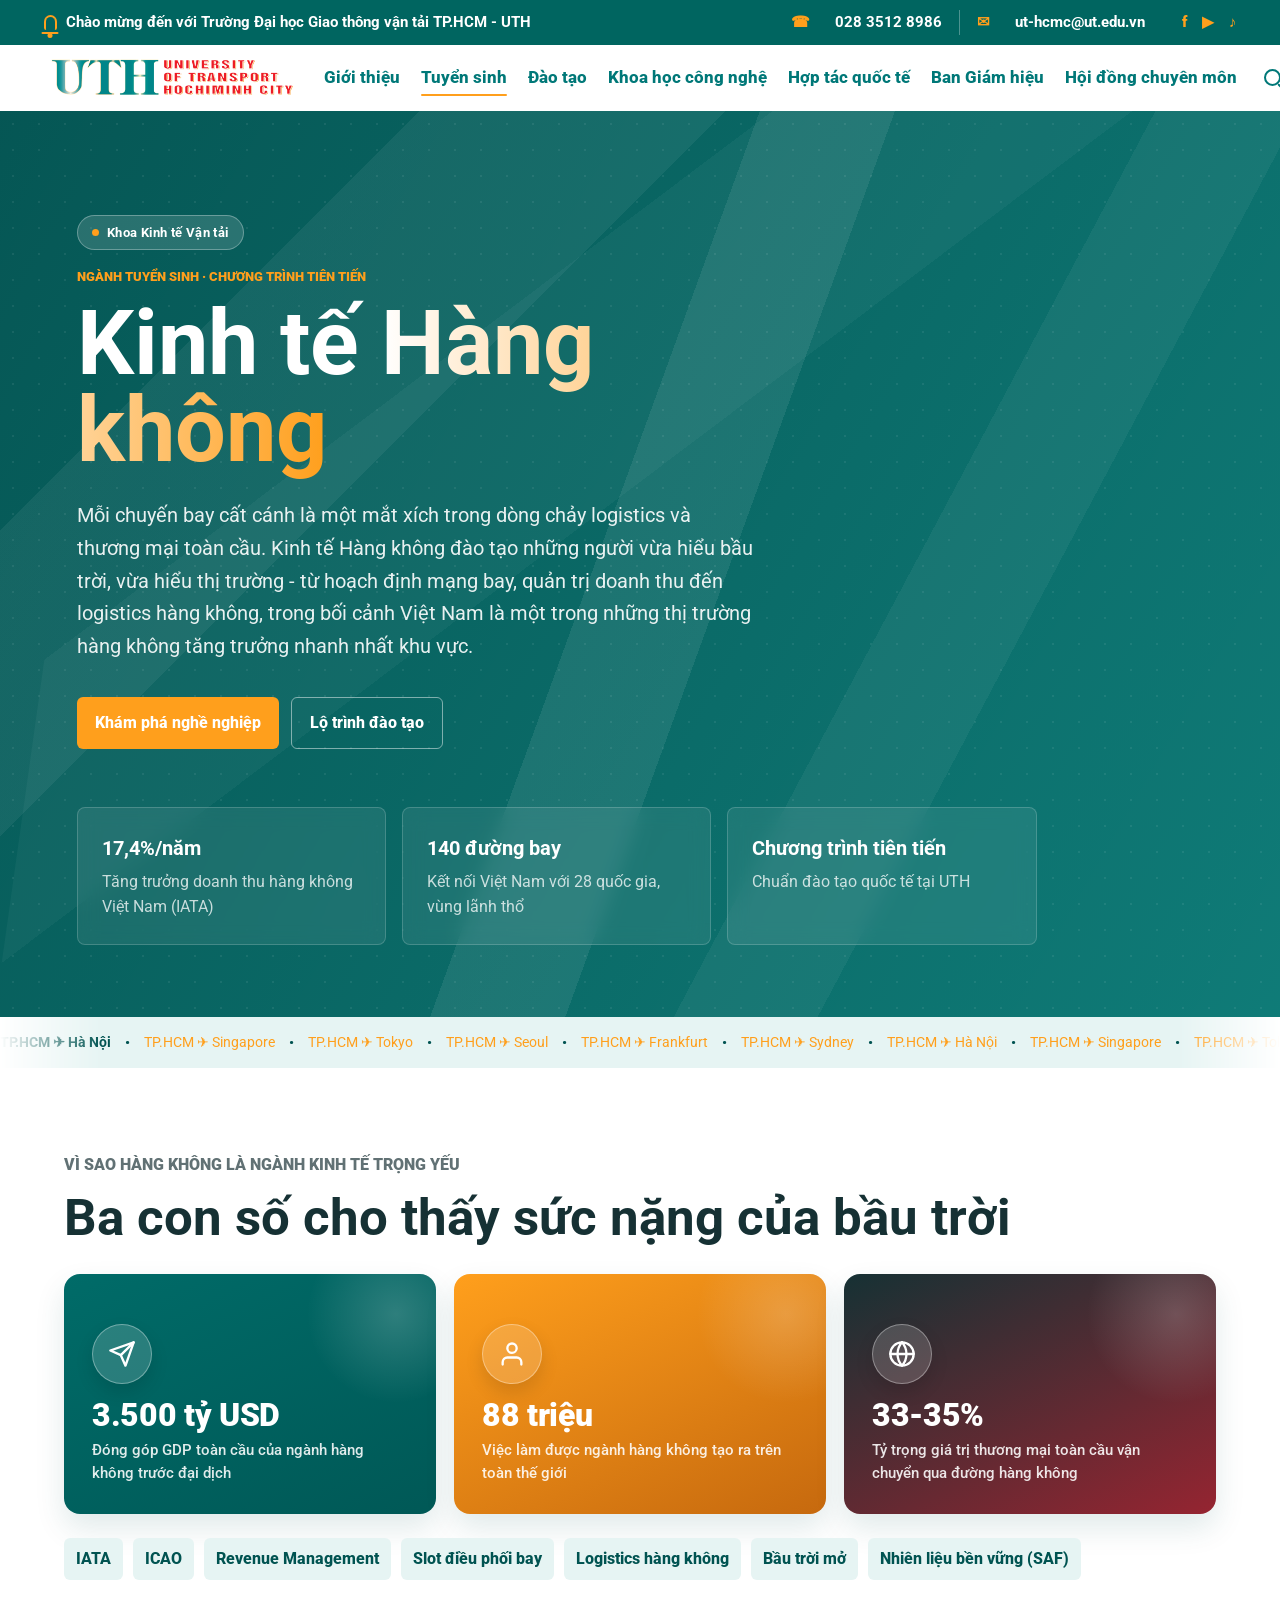
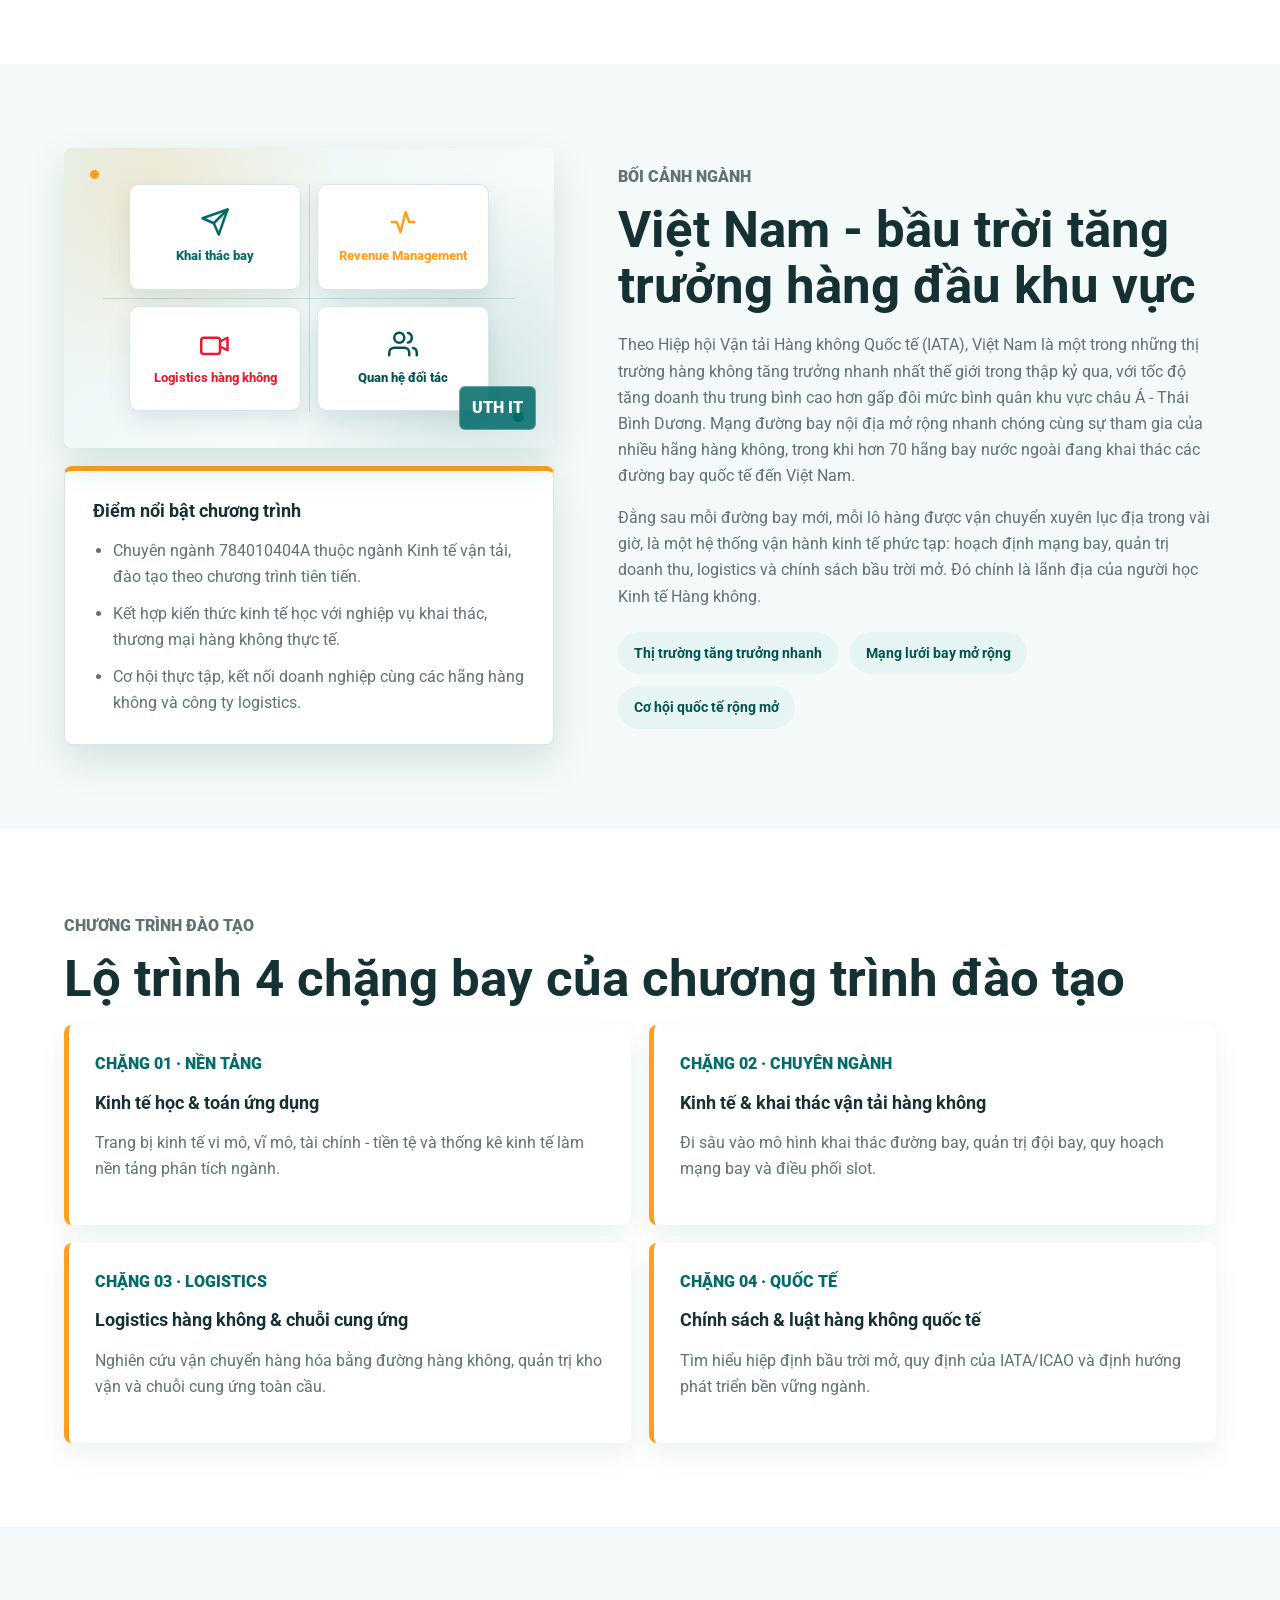
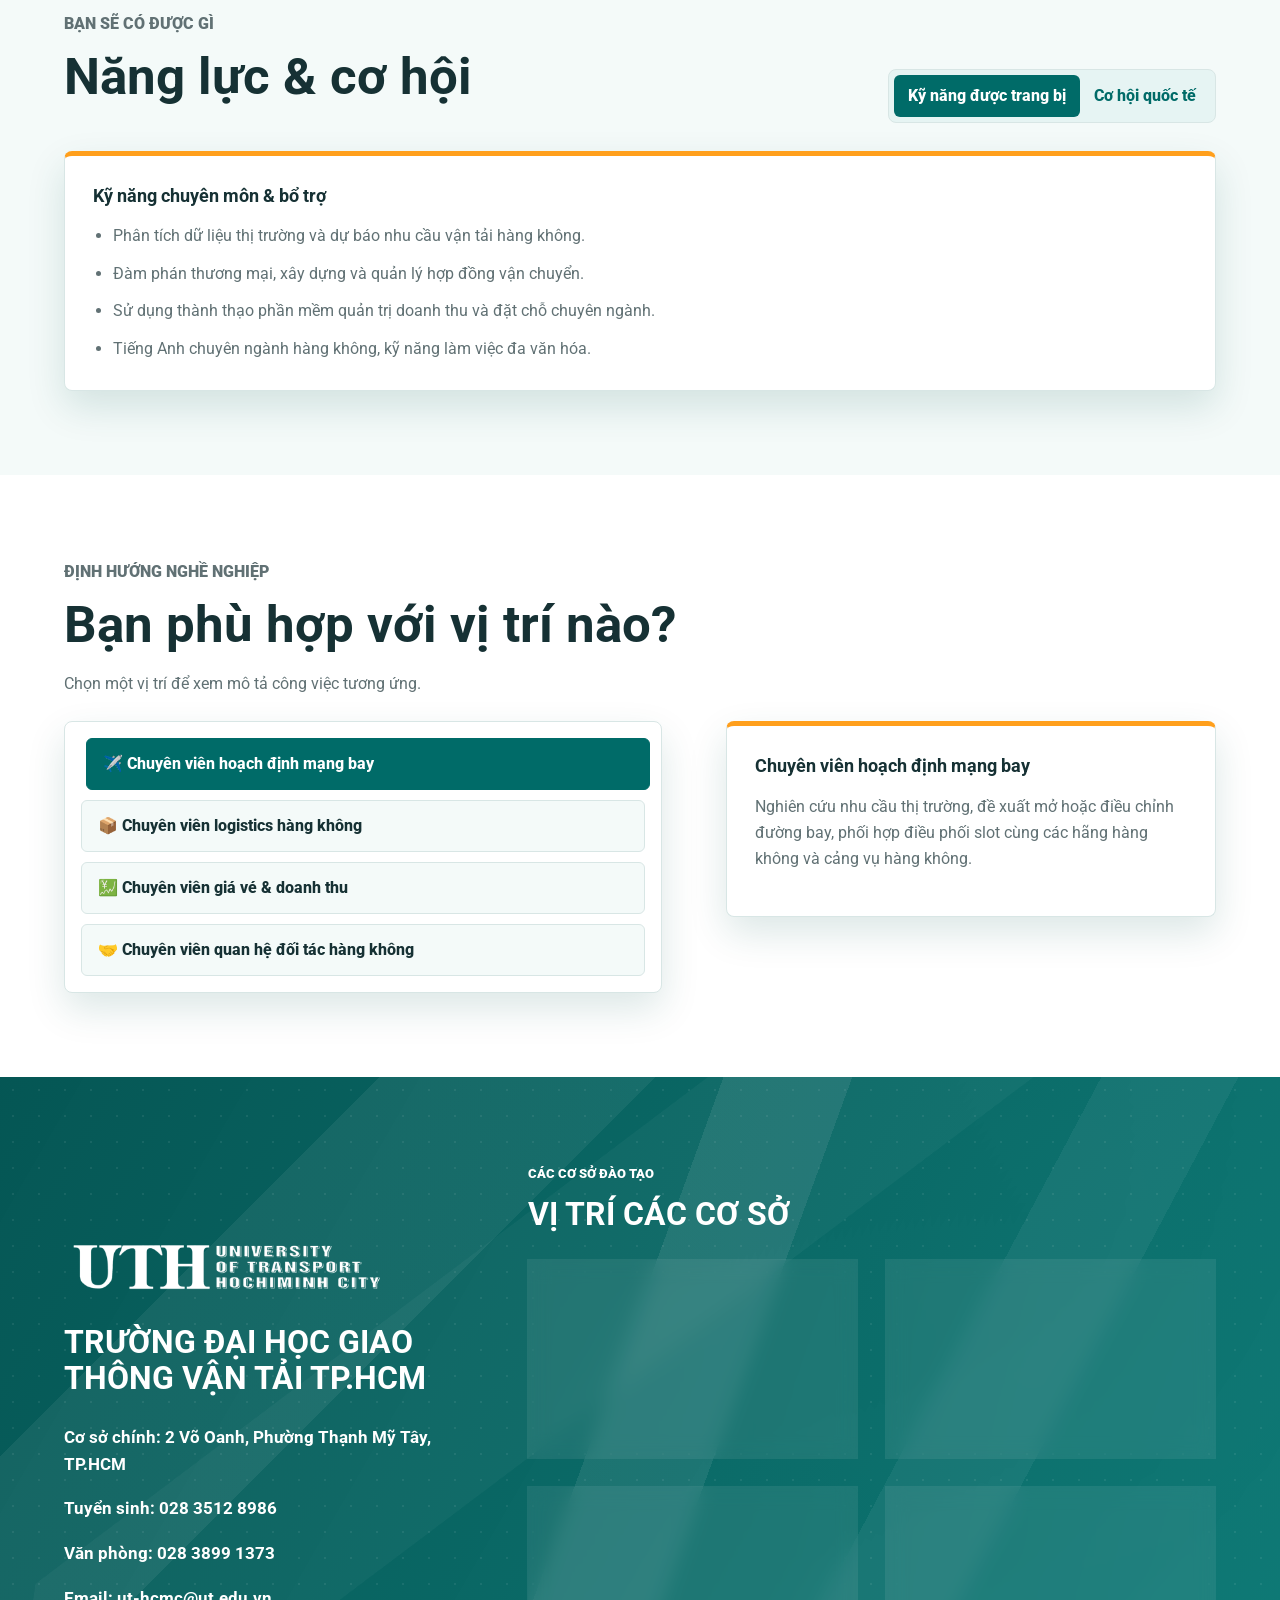
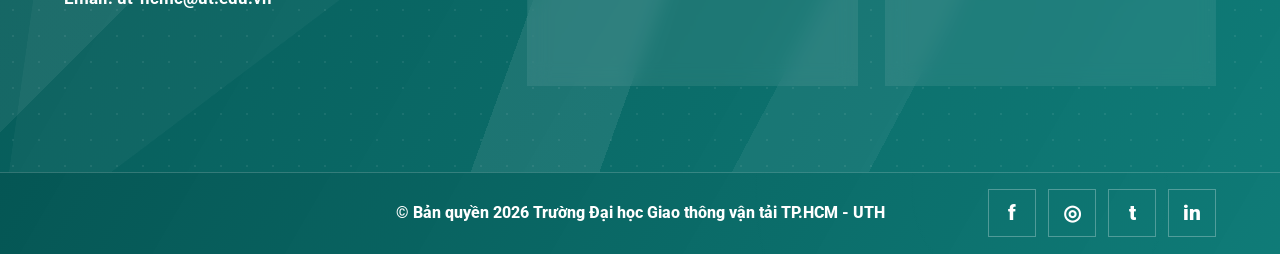
<file: KINHTEHANGKHONG/index.html>
<!DOCTYPE html>
<html lang="vi">
<head>
  <meta charset="UTF-8">
  <meta name="viewport" content="width=device-width, initial-scale=1.0">
  <title>Kinh tế Hàng không - UTH</title>
  <link rel="stylesheet" href="../styles.css">
</head>
<body>
  <div class="scroll-progress" id="scrollProgress"></div>

  <div class="top-bar">
    <p><span class="bell-icon" aria-hidden="true"></span> Chào mừng đến với Trường Đại học Giao thông vận tải TP.HCM - UTH</p>
    <div class="top-actions">
      <div class="top-contact">
        <span><span class="top-icon">☎</span> 028 3512 8986</span>
        <span><span class="top-icon">✉</span> ut-hcmc@ut.edu.vn</span>
      </div>
      <div class="social-links" aria-label="Mạng xã hội">
        <a href="#" aria-label="Facebook">f</a>
        <a href="#" aria-label="YouTube">▶</a>
        <a href="#" aria-label="TikTok">♪</a>
      </div>
    </div>
  </div>

  <header class="site-header">
    <a class="brand" href="#hero" aria-label="Trường Đại học Giao thông vận tải TP.HCM">
      <img src="../Logo_UTH.png" alt="Logo UTH">
    </a>
    <nav class="main-nav" aria-label="Điều hướng chính">
      <a href="https://uttest.ut.edu.vn/ky-thuat-thiet-ke-vi-mach-va-ai-2#">Giới thiệu</a>
      <a href="https://uttest.ut.edu.vn/tuyen-sinh" class="active">Tuyển sinh</a>
      <a href="https://uttest.ut.edu.vn/ky-thuat-thiet-ke-vi-mach-va-ai-2#">Đào tạo</a>
      <a href="https://uttest.ut.edu.vn/khoa-hoc-cong-nghe">Khoa học công nghệ</a>
      <a href="https://uttest.ut.edu.vn/hop-tac-quoc-te">Hợp tác quốc tế</a>
      <a href="https://uttest.ut.edu.vn/ky-thuat-thiet-ke-vi-mach-va-ai-2#">Ban Giám hiệu</a>
      <a href="https://uttest.ut.edu.vn/ky-thuat-thiet-ke-vi-mach-va-ai-2#">Hội đồng chuyên môn</a>
    </nav>
    <button class="menu-button" type="button" aria-label="Mở menu" aria-expanded="false">
      <span></span>
      <span></span>
      <span></span>
    </button>
    <div class="header-tools">
      <button class="search-button" type="button" aria-label="Tìm kiếm"></button>
      <div class="language-switch" aria-label="Chuyển ngôn ngữ">
        <a class="active" href="#">VN</a>
        <a href="#">EN</a>
      </div>
    </div>
  </header>

  <main>
    <section class="hero uth-bg" id="hero">
      <div class="uth-bg-dots" aria-hidden="true"></div>
      <div class="hero-content">
        <span class="hero-badge">Khoa Kinh tế Vận tải</span>
        <p class="eyebrow">Ngành tuyển sinh · Chương trình tiên tiến</p>
        <h1>Kinh tế <span class="title-shine">Hàng không</span></h1>
        <p class="hero-lead">
          Mỗi chuyến bay cất cánh là một mắt xích trong dòng chảy logistics và thương mại toàn cầu. Kinh tế Hàng không đào tạo những người vừa hiểu bầu trời, vừa hiểu thị trường - từ hoạch định mạng bay, quản trị doanh thu đến logistics hàng không, trong bối cảnh Việt Nam là một trong những thị trường hàng không tăng trưởng nhanh nhất khu vực.
        </p>
        <div class="hero-actions">
          <a class="primary-action" href="#career">Khám phá nghề nghiệp</a>
          <a class="secondary-action" href="#program">Lộ trình đào tạo</a>
        </div>
      </div>
      <div class="hero-stats">
        <article>
          <strong>17,4%/năm</strong>
          <span>Tăng trưởng doanh thu hàng không Việt Nam (IATA)</span>
        </article>
        <article>
          <strong>140 đường bay</strong>
          <span>Kết nối Việt Nam với 28 quốc gia, vùng lãnh thổ</span>
        </article>
        <article>
          <strong>Chương trình tiên tiến</strong>
          <span>Chuẩn đào tạo quốc tế tại UTH</span>
        </article>
      </div>
    </section>

    <div class="marquee" aria-hidden="true" style="margin: 0; border-radius: 0;">
      <div class="marquee-track">
        <span>TP.HCM ✈ Hà Nội</span><span>•</span>
        <span>TP.HCM ✈ Singapore</span><span>•</span>
        <span>TP.HCM ✈ Tokyo</span><span>•</span>
        <span>TP.HCM ✈ Seoul</span><span>•</span>
        <span>TP.HCM ✈ Frankfurt</span><span>•</span>
        <span>TP.HCM ✈ Sydney</span><span>•</span>
        <span>TP.HCM ✈ Hà Nội</span><span>•</span>
        <span>TP.HCM ✈ Singapore</span><span>•</span>
        <span>TP.HCM ✈ Tokyo</span><span>•</span>
        <span>TP.HCM ✈ Seoul</span><span>•</span>
        <span>TP.HCM ✈ Frankfurt</span><span>•</span>
        <span>TP.HCM ✈ Sydney</span><span>•</span>
      </div>
    </div>

    <section class="section">
      <div class="section-inner">
        <p class="eyebrow">Vì sao hàng không là ngành kinh tế trọng yếu</p>
        <h2>Ba con số cho thấy sức nặng của bầu trời</h2>
        <div class="visual-gallery">
          <figure class="visual-tile visual-tile-icon reveal">
            <div class="vt-icon">
              <svg viewBox="0 0 24 24" fill="none" stroke="currentColor" stroke-width="2" stroke-linecap="round" stroke-linejoin="round"><path d="M22 2L11 13"></path><path d="M22 2l-7 20-4-9-9-4 20-7z"></path></svg>
            </div>
            <figcaption>
              <strong>3.500 tỷ USD</strong>
              <span>Đóng góp GDP toàn cầu của ngành hàng không trước đại dịch</span>
            </figcaption>
          </figure>
          <figure class="visual-tile visual-tile-icon vt-data reveal" style="transition-delay: 0.1s;">
            <div class="vt-icon">
              <svg viewBox="0 0 24 24" fill="none" stroke="currentColor" stroke-width="2" stroke-linecap="round" stroke-linejoin="round"><path d="M20 21v-2a4 4 0 0 0-4-4H8a4 4 0 0 0-4 4v2"></path><circle cx="12" cy="7" r="4"></circle></svg>
            </div>
            <figcaption>
              <strong>88 triệu</strong>
              <span>Việc làm được ngành hàng không tạo ra trên toàn thế giới</span>
            </figcaption>
          </figure>
          <figure class="visual-tile visual-tile-icon vt-learn reveal" style="transition-delay: 0.2s;">
            <div class="vt-icon">
              <svg viewBox="0 0 24 24" fill="none" stroke="currentColor" stroke-width="2" stroke-linecap="round" stroke-linejoin="round"><circle cx="12" cy="12" r="10"></circle><path d="M2 12h20"></path><path d="M12 2a15 15 0 0 1 0 20a15 15 0 0 1 0-20"></path></svg>
            </div>
            <figcaption>
              <strong>33-35%</strong>
              <span>Tỷ trọng giá trị thương mại toàn cầu vận chuyển qua đường hàng không</span>
            </figcaption>
          </figure>
        </div>

        <ul class="career-tags">
          <li>IATA</li>
          <li>ICAO</li>
          <li>Revenue Management</li>
          <li>Slot điều phối bay</li>
          <li>Logistics hàng không</li>
          <li>Bầu trời mở</li>
          <li>Nhiên liệu bền vững (SAF)</li>
        </ul>
      </div>
    </section>

    <section class="section section-light" id="overview">
      <div class="section-inner split reverse">
        <div class="intro-stack reveal">
          <figure class="intro-media">
            <div class="intro-icon-panel" aria-hidden="true">
              <div class="ip-dot ip-dot-1"></div>
              <div class="ip-dot ip-dot-2"></div>
              <div class="ip-grid">
                <div class="ip-tile ip-tile-code">
                  <svg viewBox="0 0 24 24" fill="none" stroke="currentColor" stroke-width="2" stroke-linecap="round" stroke-linejoin="round"><path d="M22 2L11 13"></path><path d="M22 2l-7 20-4-9-9-4 20-7z"></path></svg>
                  <span>Khai thác bay</span>
                </div>
                <div class="ip-tile ip-tile-data">
                  <svg viewBox="0 0 24 24" fill="none" stroke="currentColor" stroke-width="2" stroke-linecap="round" stroke-linejoin="round"><path d="M3 12h4l3 8 4-16 3 8h4"></path></svg>
                  <span>Revenue Management</span>
                </div>
                <div class="ip-tile ip-tile-ai">
                  <svg viewBox="0 0 24 24" fill="none" stroke="currentColor" stroke-width="2" stroke-linecap="round" stroke-linejoin="round"><rect x="1" y="7" width="15" height="13" rx="2"></rect><path d="M16 10l6-3v10l-6-3"></path></svg>
                  <span>Logistics hàng không</span>
                </div>
                <div class="ip-tile ip-tile-team">
                  <svg viewBox="0 0 24 24" fill="none" stroke="currentColor" stroke-width="2" stroke-linecap="round" stroke-linejoin="round"><path d="M17 21v-2a4 4 0 0 0-4-4H5a4 4 0 0 0-4 4v2"></path><circle cx="9" cy="7" r="4"></circle><path d="M23 21v-2a4 4 0 0 0-3-3.87"></path><path d="M16 3.13a4 4 0 0 1 0 7.75"></path></svg>
                  <span>Quan hệ đối tác</span>
                </div>
              </div>
              <div class="ip-line ip-line-h"></div>
              <div class="ip-line ip-line-v"></div>
            </div>
          </figure>
          <div class="info-card">
            <h3>Điểm nổi bật chương trình</h3>
            <ul>
              <li>Chuyên ngành 784010404A thuộc ngành Kinh tế vận tải, đào tạo theo chương trình tiên tiến.</li>
              <li>Kết hợp kiến thức kinh tế học với nghiệp vụ khai thác, thương mại hàng không thực tế.</li>
              <li>Cơ hội thực tập, kết nối doanh nghiệp cùng các hãng hàng không và công ty logistics.</li>
            </ul>
          </div>
        </div>
        <div class="reveal" style="transition-delay: 0.12s;">
          <p class="eyebrow">Bối cảnh ngành</p>
          <h2>Việt Nam - bầu trời tăng trưởng hàng đầu khu vực</h2>
          <p>
            Theo Hiệp hội Vận tải Hàng không Quốc tế (IATA), Việt Nam là một trong những thị trường hàng không tăng trưởng nhanh nhất thế giới trong thập kỷ qua, với tốc độ tăng doanh thu trung bình cao hơn gấp đôi mức bình quân khu vực châu Á - Thái Bình Dương. Mạng đường bay nội địa mở rộng nhanh chóng cùng sự tham gia của nhiều hãng hàng không, trong khi hơn 70 hãng bay nước ngoài đang khai thác các đường bay quốc tế đến Việt Nam.
          </p>
          <p>
            Đằng sau mỗi đường bay mới, mỗi lô hàng được vận chuyển xuyên lục địa trong vài giờ, là một hệ thống vận hành kinh tế phức tạp: hoạch định mạng bay, quản trị doanh thu, logistics và chính sách bầu trời mở. Đó chính là lãnh địa của người học Kinh tế Hàng không.
          </p>
          <div class="stat-pill-row">
            <span class="stat-pill">Thị trường tăng trưởng nhanh</span>
            <span class="stat-pill">Mạng lưới bay mở rộng</span>
            <span class="stat-pill">Cơ hội quốc tế rộng mở</span>
          </div>
        </div>
      </div>
    </section>

    <section class="section" id="program">
      <div class="section-inner">
        <p class="eyebrow">Chương trình đào tạo</p>
        <h2>Lộ trình 4 chặng bay của chương trình đào tạo</h2>
        <div class="timeline">
          <article class="reveal">
            <span>CHẶNG 01 · NỀN TẢNG</span>
            <h3>Kinh tế học &amp; toán ứng dụng</h3>
            <p>Trang bị kinh tế vi mô, vĩ mô, tài chính - tiền tệ và thống kê kinh tế làm nền tảng phân tích ngành.</p>
          </article>
          <article class="reveal" style="transition-delay: 0.08s;">
            <span>CHẶNG 02 · CHUYÊN NGÀNH</span>
            <h3>Kinh tế &amp; khai thác vận tải hàng không</h3>
            <p>Đi sâu vào mô hình khai thác đường bay, quản trị đội bay, quy hoạch mạng bay và điều phối slot.</p>
          </article>
          <article class="reveal" style="transition-delay: 0.16s;">
            <span>CHẶNG 03 · LOGISTICS</span>
            <h3>Logistics hàng không &amp; chuỗi cung ứng</h3>
            <p>Nghiên cứu vận chuyển hàng hóa bằng đường hàng không, quản trị kho vận và chuỗi cung ứng toàn cầu.</p>
          </article>
          <article class="reveal" style="transition-delay: 0.24s;">
            <span>CHẶNG 04 · QUỐC TẾ</span>
            <h3>Chính sách &amp; luật hàng không quốc tế</h3>
            <p>Tìm hiểu hiệp định bầu trời mở, quy định của IATA/ICAO và định hướng phát triển bền vững ngành.</p>
          </article>
        </div>
      </div>
    </section>

    <section class="section section-light">
      <div class="section-inner" data-tab-group>
        <div class="section-heading">
          <div>
            <p class="eyebrow">Bạn sẽ có được gì</p>
            <h2>Năng lực &amp; cơ hội</h2>
          </div>
          <div class="tab-controls">
            <button class="tab-button active" data-tab="skills" type="button">Kỹ năng được trang bị</button>
            <button class="tab-button" data-tab="global" type="button">Cơ hội quốc tế</button>
          </div>
        </div>

        <div class="tab-panel active" data-tab-panel="skills">
          <div class="info-card">
            <h3>Kỹ năng chuyên môn &amp; bổ trợ</h3>
            <ul>
              <li>Phân tích dữ liệu thị trường và dự báo nhu cầu vận tải hàng không.</li>
              <li>Đàm phán thương mại, xây dựng và quản lý hợp đồng vận chuyển.</li>
              <li>Sử dụng thành thạo phần mềm quản trị doanh thu và đặt chỗ chuyên ngành.</li>
              <li>Tiếng Anh chuyên ngành hàng không, kỹ năng làm việc đa văn hóa.</li>
            </ul>
          </div>
        </div>
        <div class="tab-panel" data-tab-panel="global">
          <div class="info-card">
            <h3>Trải nghiệm và cơ hội quốc tế</h3>
            <ul>
              <li>Đào tạo theo chương trình tiên tiến, tiệm cận chuẩn quốc tế.</li>
              <li>Cơ hội thực tập tại hãng hàng không, công ty logistics và cảng hàng không.</li>
              <li>Tiếp cận môi trường "bầu trời mở" với hơn 70 hãng bay quốc tế khai thác tại Việt Nam.</li>
              <li>Định hướng nghề nghiệp tại các doanh nghiệp trong nước lẫn tập đoàn hàng không toàn cầu.</li>
            </ul>
          </div>
        </div>
      </div>
    </section>

    <section class="section" id="career">
      <div class="section-inner">
        <p class="eyebrow">Định hướng nghề nghiệp</p>
        <h2>Bạn phù hợp với vị trí nào?</h2>
        <p style="max-width: 640px;">Chọn một vị trí để xem mô tả công việc tương ứng.</p>

        <div class="split" data-career-wrapper style="margin-top: 24px; align-items: start;">
          <div class="career-board">
            <button class="career-item active" data-career="planner" type="button">✈️ Chuyên viên hoạch định mạng bay</button>
            <button class="career-item" data-career="logistics" type="button">📦 Chuyên viên logistics hàng không</button>
            <button class="career-item" data-career="revenue" type="button">💹 Chuyên viên giá vé &amp; doanh thu</button>
            <button class="career-item" data-career="partnership" type="button">🤝 Chuyên viên quan hệ đối tác hàng không</button>
          </div>
          <div>
            <div class="info-card tab-panel active" data-career-detail="planner">
              <h3>Chuyên viên hoạch định mạng bay</h3>
              <p>Nghiên cứu nhu cầu thị trường, đề xuất mở hoặc điều chỉnh đường bay, phối hợp điều phối slot cùng các hãng hàng không và cảng vụ hàng không.</p>
            </div>
            <div class="info-card tab-panel" data-career-detail="logistics">
              <h3>Chuyên viên logistics hàng không</h3>
              <p>Quản lý vận chuyển hàng hóa bằng đường hàng không, phối hợp kho vận, thủ tục hải quan và các đối tác giao nhận quốc tế.</p>
            </div>
            <div class="info-card tab-panel" data-career-detail="revenue">
              <h3>Chuyên viên giá vé &amp; doanh thu</h3>
              <p>Phân tích dữ liệu, dự báo nhu cầu và xây dựng chiến lược giá vé (Revenue Management) nhằm tối ưu doanh thu cho hãng hàng không.</p>
            </div>
            <div class="info-card tab-panel" data-career-detail="partnership">
              <h3>Chuyên viên quan hệ đối tác hàng không</h3>
              <p>Xây dựng, duy trì quan hệ với các hãng hàng không, đại lý, cảng hàng không và tổ chức quốc tế như IATA, ICAO.</p>
            </div>
          </div>
        </div>
      </div>
    </section>

    <section class="campus uth-bg" id="campus">
      <div class="uth-bg-dots" aria-hidden="true"></div>
      <div class="campus-inner">
        <div class="school-info">
          <img src="../Logo_UTH.png" alt="Logo UTH">
          <h2>Trường Đại học Giao thông vận tải TP.HCM</h2>
          <ul>
            <li><strong>Cơ sở chính:</strong> 2 Võ Oanh, Phường Thạnh Mỹ Tây, TP.HCM</li>
            <li><strong>Tuyển sinh:</strong> 028 3512 8986</li>
            <li><strong>Văn phòng:</strong> 028 3899 1373</li>
            <li><strong>Email:</strong> ut-hcmc@ut.edu.vn</li>
          </ul>
        </div>

        <div class="campus-list">
          <p class="eyebrow">Các cơ sở đào tạo</p>
          <h2>Vị trí các cơ sở</h2>
          <div class="campus-grid">
            <article>
              <h3>Cơ sở An Khánh</h3>
              <p>10 Đường số 12, Phường An Khánh, TP. Thủ Đức, TP.HCM</p>
              <a href="https://maps.google.com" target="_blank" rel="noreferrer">Xem bản đồ</a>
            </article>
            <article>
              <h3>Cơ sở Quận 12</h3>
              <p>70 Tô Ký, Phường Trung Mỹ Tây, Quận 12, TP.HCM</p>
              <a href="https://maps.google.com" target="_blank" rel="noreferrer">Xem bản đồ</a>
            </article>
            <article>
              <h3>Cơ sở Vũng Tàu</h3>
              <p>17 Đường 3/2, Phường Phước Thắng, TP. Vũng Tàu</p>
              <a href="https://maps.google.com" target="_blank" rel="noreferrer">Xem bản đồ</a>
            </article>
            <article>
              <h3>Cơ sở Đồng Nai</h3>
              <p>Xã Bình An, Huyện Long Thành, Tỉnh Đồng Nai</p>
              <a href="https://maps.google.com" target="_blank" rel="noreferrer">Xem bản đồ</a>
            </article>
          </div>
        </div>
      </div>
    </section>
  </main>

  <footer class="site-footer">
    <p>© Bản quyền 2026 Trường Đại học Giao thông vận tải TP.HCM - UTH</p>
    <div class="footer-social" aria-label="Mạng xã hội">
      <a href="#" aria-label="Facebook">f</a>
      <a href="#" aria-label="Instagram">◎</a>
      <a href="#" aria-label="Twitter">t</a>
      <a href="#" aria-label="LinkedIn">in</a>
    </div>
    <a class="back-to-top" href="#hero" aria-label="Về đầu trang">
      <svg class="btt-progress" viewBox="0 0 60 60" aria-hidden="true">
        <circle class="btt-progress-track" cx="30" cy="30" r="27"></circle>
        <circle class="btt-progress-bar" cx="30" cy="30" r="27"></circle>
      </svg>
      <svg class="btt-chevron" viewBox="0 0 24 24" fill="none" stroke="currentColor" stroke-width="2.4" stroke-linecap="round" stroke-linejoin="round">
        <polyline points="6 15 12 9 18 15"></polyline>
        <polyline points="6 11 12 5 18 11"></polyline>
      </svg>
      <span class="btt-blob" aria-hidden="true"></span>
    </a>
  </footer>

  <script src="../script.js"></script>
</body>
</html>
</file>
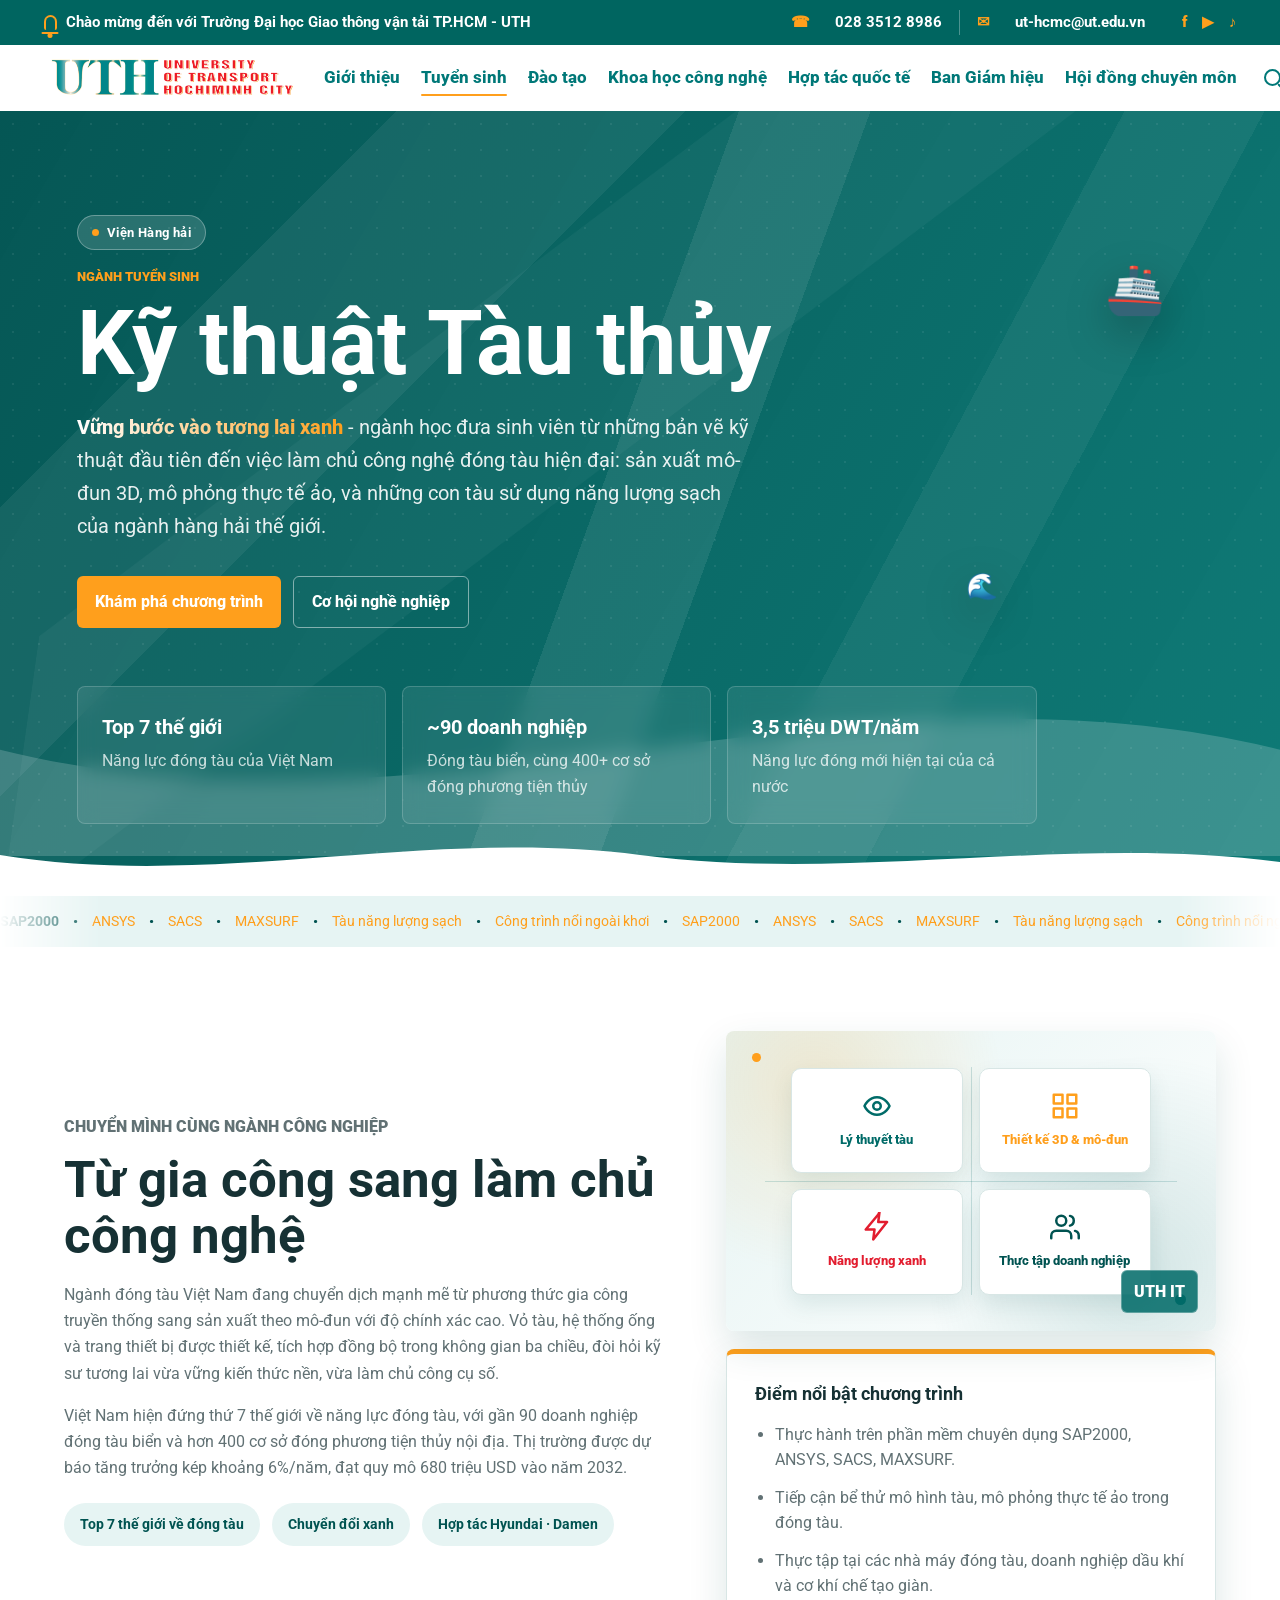
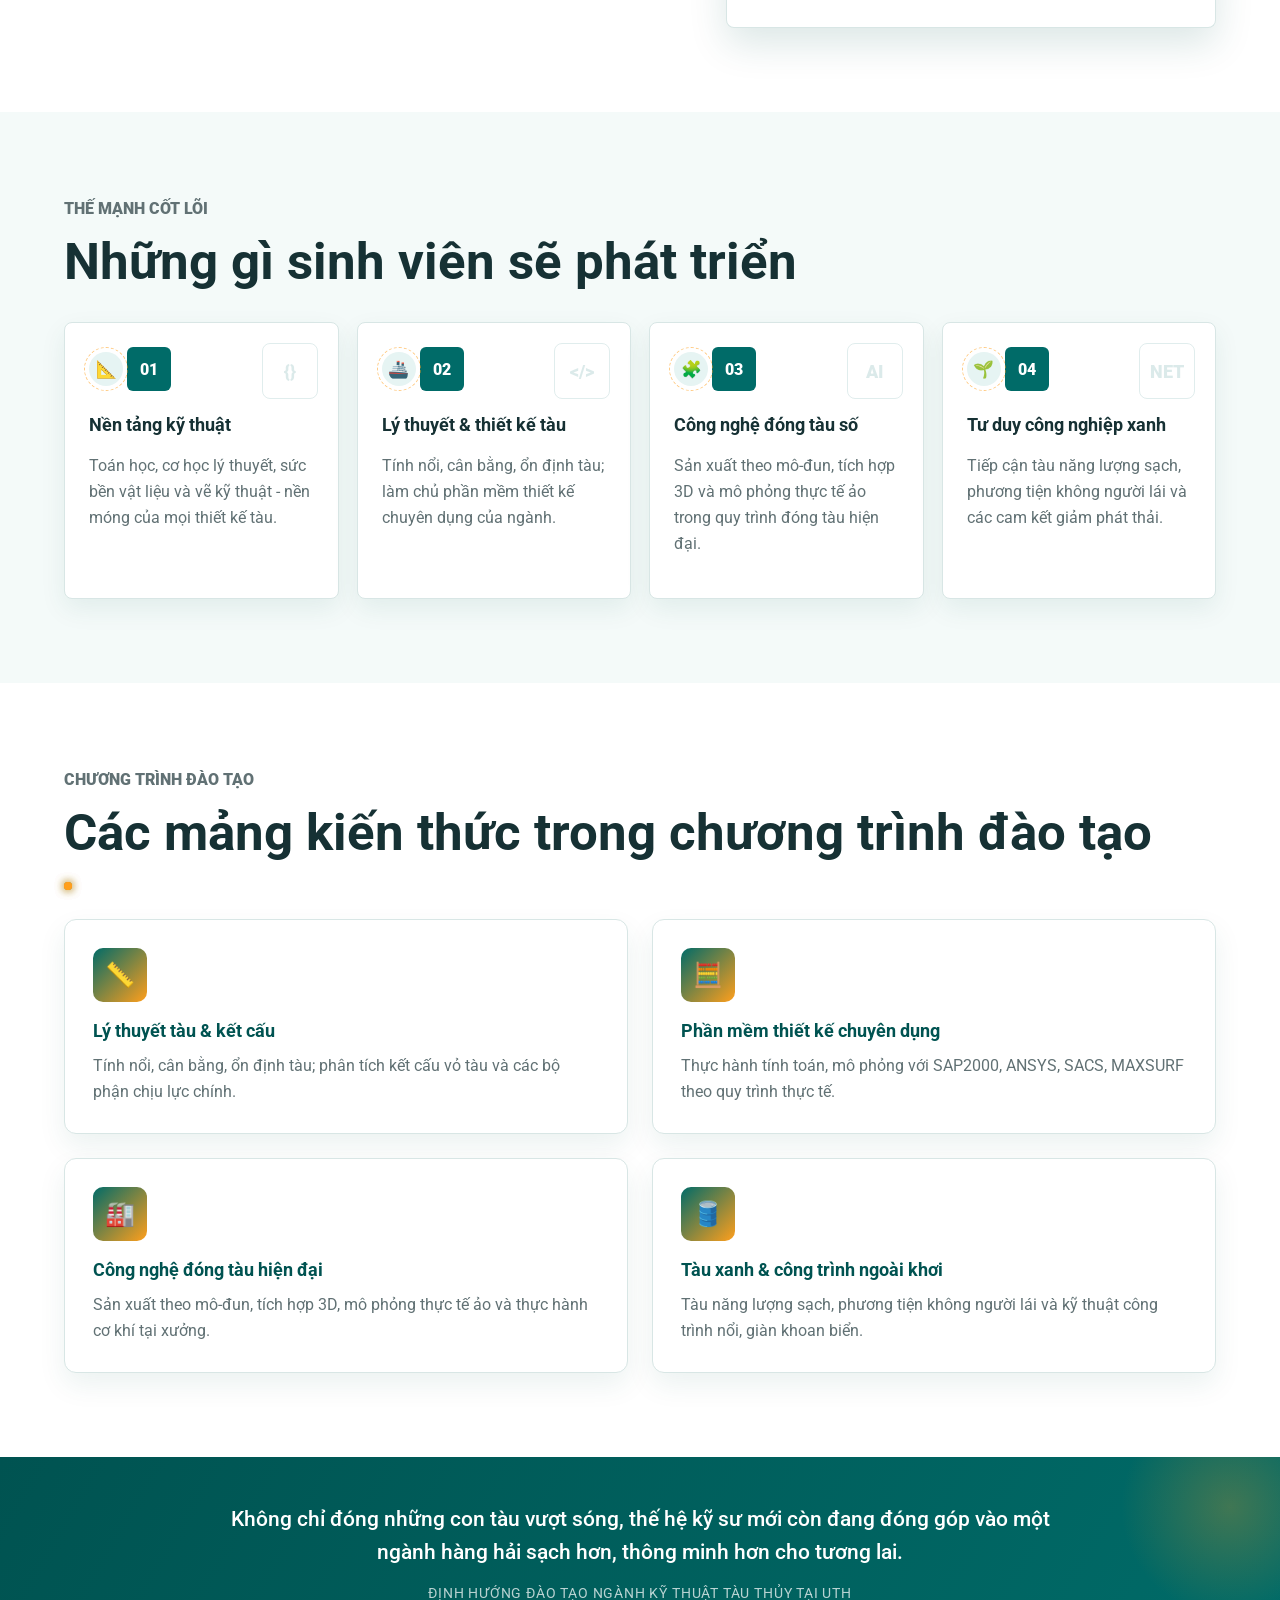
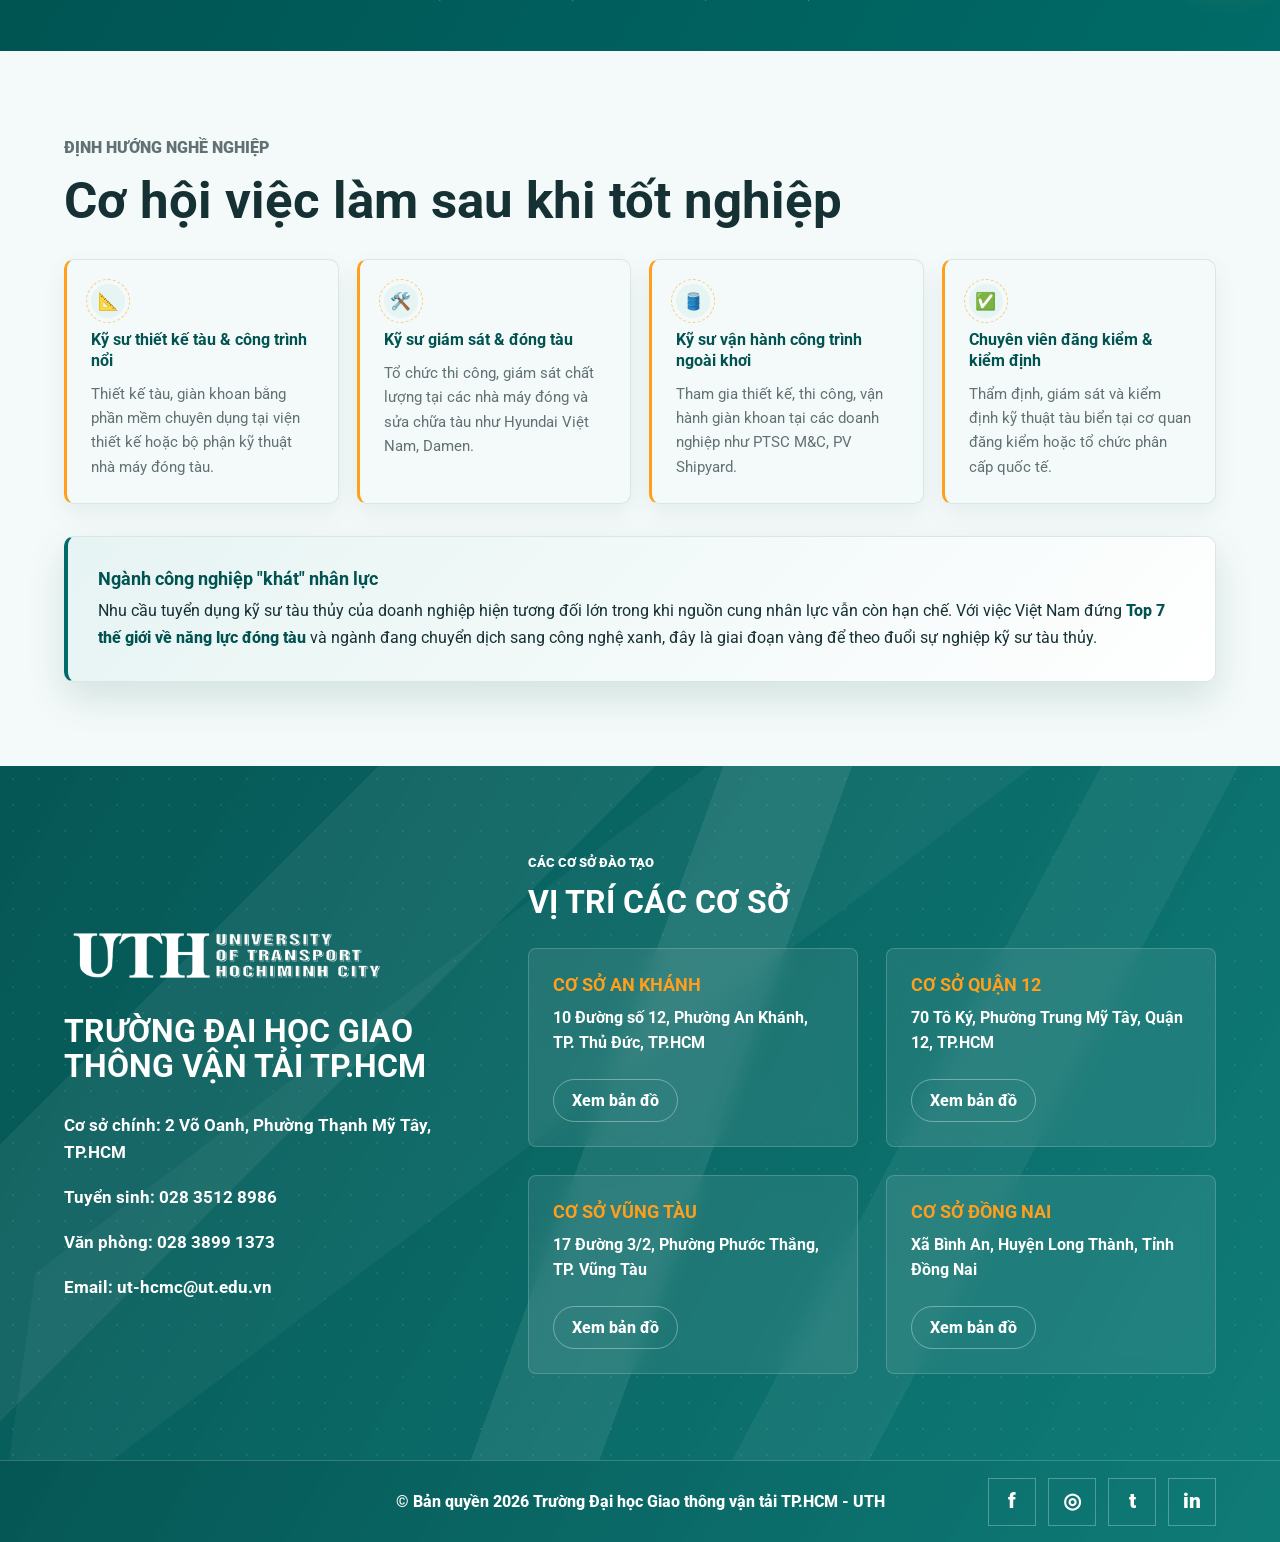
<file: KYTHUATTAUTHUY/index.html>
<!DOCTYPE html>
<html lang="vi">
<head>
  <meta charset="UTF-8">
  <meta name="viewport" content="width=device-width, initial-scale=1.0">
  <title>Kỹ thuật Tàu thủy - UTH</title>
  <link rel="stylesheet" href="../styles.css">
</head>
<body>
  <div class="scroll-progress" id="scrollProgress"></div>

  <div class="top-bar">
    <p><span class="bell-icon" aria-hidden="true"></span> Chào mừng đến với Trường Đại học Giao thông vận tải TP.HCM - UTH</p>
    <div class="top-actions">
      <div class="top-contact">
        <span><span class="top-icon">☎</span> 028 3512 8986</span>
        <span><span class="top-icon">✉</span> ut-hcmc@ut.edu.vn</span>
      </div>
      <div class="social-links" aria-label="Mạng xã hội">
        <a href="#" aria-label="Facebook">f</a>
        <a href="#" aria-label="YouTube">▶</a>
        <a href="#" aria-label="TikTok">♪</a>
      </div>
    </div>
  </div>

  <header class="site-header">
    <a class="brand" href="#hero" aria-label="Trường Đại học Giao thông vận tải TP.HCM">
      <img src="../Logo_UTH.png" alt="Logo UTH">
    </a>
    <nav class="main-nav" aria-label="Điều hướng chính">
      <a href="https://uttest.ut.edu.vn/ky-thuat-thiet-ke-vi-mach-va-ai-2#">Giới thiệu</a>
      <a href="https://uttest.ut.edu.vn/tuyen-sinh" class="active">Tuyển sinh</a>
      <a href="https://uttest.ut.edu.vn/ky-thuat-thiet-ke-vi-mach-va-ai-2#">Đào tạo</a>
      <a href="https://uttest.ut.edu.vn/khoa-hoc-cong-nghe">Khoa học công nghệ</a>
      <a href="https://uttest.ut.edu.vn/hop-tac-quoc-te">Hợp tác quốc tế</a>
      <a href="https://uttest.ut.edu.vn/ky-thuat-thiet-ke-vi-mach-va-ai-2#">Ban Giám hiệu</a>
      <a href="https://uttest.ut.edu.vn/ky-thuat-thiet-ke-vi-mach-va-ai-2#">Hội đồng chuyên môn</a>
    </nav>
    <button class="menu-button" type="button" aria-label="Mở menu" aria-expanded="false">
      <span></span>
      <span></span>
      <span></span>
    </button>
    <div class="header-tools">
      <button class="search-button" type="button" aria-label="Tìm kiếm"></button>
      <div class="language-switch" aria-label="Chuyển ngôn ngữ">
        <a class="active" href="#">VN</a>
        <a href="#">EN</a>
      </div>
    </div>
  </header>

  <main>
    <section class="hero uth-bg" id="hero">
      <div class="uth-bg-dots" aria-hidden="true"></div>

      <svg class="wave-layer" viewBox="0 0 1440 120" preserveAspectRatio="none" aria-hidden="true">
        <path d="M0,60 C240,120 480,0 720,60 C960,120 1200,0 1440,60 L1440,120 L0,120 Z M1440,60 C1680,120 1920,0 2160,60 C2400,120 2640,0 2880,60 L2880,120 L1440,120 Z" fill="#ffffff"></path>
      </svg>

      <span class="hero-mascot" style="top: 18%; right: 9%;" aria-hidden="true">🚢</span>
      <span class="hero-mascot" style="top: 58%; right: 22%; font-size: 1.6rem; animation-delay: -2s;" aria-hidden="true">🌊</span>

      <div class="hero-content">
        <span class="hero-badge">Viện Hàng hải</span>
        <p class="eyebrow">Ngành tuyển sinh</p>
        <h1>Kỹ thuật Tàu thủy</h1>
        <p class="hero-lead">
          <span class="title-shine" style="font-weight: 800;">Vững bước vào tương lai xanh</span> - ngành học đưa sinh viên từ những bản vẽ kỹ thuật đầu tiên đến việc làm chủ công nghệ đóng tàu hiện đại: sản xuất mô-đun 3D, mô phỏng thực tế ảo, và những con tàu sử dụng năng lượng sạch của ngành hàng hải thế giới.
        </p>
        <div class="hero-actions">
          <a class="primary-action" href="#program">Khám phá chương trình</a>
          <a class="secondary-action" href="#career">Cơ hội nghề nghiệp</a>
        </div>
      </div>
      <div class="hero-stats">
        <article>
          <strong>Top 7 thế giới</strong>
          <span>Năng lực đóng tàu của Việt Nam</span>
        </article>
        <article>
          <strong>~90 doanh nghiệp</strong>
          <span>Đóng tàu biển, cùng 400+ cơ sở đóng phương tiện thủy</span>
        </article>
        <article>
          <strong>3,5 triệu DWT/năm</strong>
          <span>Năng lực đóng mới hiện tại của cả nước</span>
        </article>
      </div>

      <div class="wave-divider-wrap" aria-hidden="true">
        <svg viewBox="0 0 1440 100" preserveAspectRatio="none">
          <path d="M0,40 C240,90 480,0 720,40 C960,80 1200,10 1440,50 L1440,100 L0,100 Z"></path>
        </svg>
      </div>
    </section>

    <div class="marquee" aria-hidden="true" style="margin: 0; border-radius: 0;">
      <div class="marquee-track">
        <span>SAP2000</span><span>•</span>
        <span>ANSYS</span><span>•</span>
        <span>SACS</span><span>•</span>
        <span>MAXSURF</span><span>•</span>
        <span>Tàu năng lượng sạch</span><span>•</span>
        <span>Công trình nổi ngoài khơi</span><span>•</span>
        <span>SAP2000</span><span>•</span>
        <span>ANSYS</span><span>•</span>
        <span>SACS</span><span>•</span>
        <span>MAXSURF</span><span>•</span>
        <span>Tàu năng lượng sạch</span><span>•</span>
        <span>Công trình nổi ngoài khơi</span><span>•</span>
      </div>
    </div>

    <section class="section" id="overview">
      <div class="section-inner split">
        <div class="reveal">
          <p class="eyebrow">Chuyển mình cùng ngành công nghiệp</p>
          <h2>Từ gia công sang làm chủ công nghệ</h2>
          <p>
            Ngành đóng tàu Việt Nam đang chuyển dịch mạnh mẽ từ phương thức gia công truyền thống sang sản xuất theo mô-đun với độ chính xác cao. Vỏ tàu, hệ thống ống và trang thiết bị được thiết kế, tích hợp đồng bộ trong không gian ba chiều, đòi hỏi kỹ sư tương lai vừa vững kiến thức nền, vừa làm chủ công cụ số.
          </p>
          <p>
            Việt Nam hiện đứng thứ 7 thế giới về năng lực đóng tàu, với gần 90 doanh nghiệp đóng tàu biển và hơn 400 cơ sở đóng phương tiện thủy nội địa. Thị trường được dự báo tăng trưởng kép khoảng 6%/năm, đạt quy mô 680 triệu USD vào năm 2032.
          </p>
          <div class="stat-pill-row">
            <span class="stat-pill">Top 7 thế giới về đóng tàu</span>
            <span class="stat-pill">Chuyển đổi xanh</span>
            <span class="stat-pill">Hợp tác Hyundai · Damen</span>
          </div>
        </div>
        <div class="intro-stack reveal" style="transition-delay: 0.12s;">
          <figure class="intro-media">
            <div class="intro-icon-panel" aria-hidden="true">
              <div class="ip-dot ip-dot-1"></div>
              <div class="ip-dot ip-dot-2"></div>
              <div class="ip-grid">
                <div class="ip-tile ip-tile-code">
                  <svg viewBox="0 0 24 24" fill="none" stroke="currentColor" stroke-width="2" stroke-linecap="round" stroke-linejoin="round"><path d="M2 12s3-7 10-7 10 7 10 7-3 7-10 7-10-7-10-7z"></path><circle cx="12" cy="12" r="3"></circle></svg>
                  <span>Lý thuyết tàu</span>
                </div>
                <div class="ip-tile ip-tile-data">
                  <svg viewBox="0 0 24 24" fill="none" stroke="currentColor" stroke-width="2" stroke-linecap="round" stroke-linejoin="round"><rect x="3" y="3" width="7" height="7"></rect><rect x="14" y="3" width="7" height="7"></rect><rect x="14" y="14" width="7" height="7"></rect><rect x="3" y="14" width="7" height="7"></rect></svg>
                  <span>Thiết kế 3D &amp; mô-đun</span>
                </div>
                <div class="ip-tile ip-tile-ai">
                  <svg viewBox="0 0 24 24" fill="none" stroke="currentColor" stroke-width="2" stroke-linecap="round" stroke-linejoin="round"><path d="M13 2L3 14h7l-1 8 11-14h-7l1-8z"></path></svg>
                  <span>Năng lượng xanh</span>
                </div>
                <div class="ip-tile ip-tile-team">
                  <svg viewBox="0 0 24 24" fill="none" stroke="currentColor" stroke-width="2" stroke-linecap="round" stroke-linejoin="round"><path d="M17 21v-2a4 4 0 0 0-4-4H5a4 4 0 0 0-4 4v2"></path><circle cx="9" cy="7" r="4"></circle><path d="M23 21v-2a4 4 0 0 0-3-3.87"></path><path d="M16 3.13a4 4 0 0 1 0 7.75"></path></svg>
                  <span>Thực tập doanh nghiệp</span>
                </div>
              </div>
              <div class="ip-line ip-line-h"></div>
              <div class="ip-line ip-line-v"></div>
            </div>
          </figure>
          <div class="info-card">
            <h3>Điểm nổi bật chương trình</h3>
            <ul>
              <li>Thực hành trên phần mềm chuyên dụng SAP2000, ANSYS, SACS, MAXSURF.</li>
              <li>Tiếp cận bể thử mô hình tàu, mô phỏng thực tế ảo trong đóng tàu.</li>
              <li>Thực tập tại các nhà máy đóng tàu, doanh nghiệp dầu khí và cơ khí chế tạo giàn.</li>
            </ul>
          </div>
        </div>
      </div>
    </section>

    <section class="section section-light">
      <div class="section-inner">
        <p class="eyebrow">Thế mạnh cốt lõi</p>
        <h2>Những gì sinh viên sẽ phát triển</h2>
        <div class="feature-grid stagger">
          <article class="feature-card reveal">
            <span class="icon-ring">📐</span>
            <span class="feature-icon">01</span>
            <h3>Nền tảng kỹ thuật</h3>
            <p>Toán học, cơ học lý thuyết, sức bền vật liệu và vẽ kỹ thuật - nền móng của mọi thiết kế tàu.</p>
          </article>
          <article class="feature-card reveal">
            <span class="icon-ring">🚢</span>
            <span class="feature-icon">02</span>
            <h3>Lý thuyết &amp; thiết kế tàu</h3>
            <p>Tính nổi, cân bằng, ổn định tàu; làm chủ phần mềm thiết kế chuyên dụng của ngành.</p>
          </article>
          <article class="feature-card reveal">
            <span class="icon-ring">🧩</span>
            <span class="feature-icon">03</span>
            <h3>Công nghệ đóng tàu số</h3>
            <p>Sản xuất theo mô-đun, tích hợp 3D và mô phỏng thực tế ảo trong quy trình đóng tàu hiện đại.</p>
          </article>
          <article class="feature-card reveal">
            <span class="icon-ring">🌱</span>
            <span class="feature-icon">04</span>
            <h3>Tư duy công nghiệp xanh</h3>
            <p>Tiếp cận tàu năng lượng sạch, phương tiện không người lái và các cam kết giảm phát thải.</p>
          </article>
        </div>
      </div>
    </section>

    <section class="section" id="program">
      <div class="section-inner">
        <p class="eyebrow">Chương trình đào tạo</p>
        <h2>Các mảng kiến thức trong chương trình đào tạo</h2>
        <div class="program-flow" aria-hidden="true">
          <svg viewBox="0 0 400 4" preserveAspectRatio="none">
            <line x1="0" y1="2" x2="400" y2="2" stroke="url(#flowGrad)" stroke-width="2" stroke-dasharray="6 6" class="flow-line"></line>
            <defs>
              <linearGradient id="flowGrad" x1="0" y1="0" x2="1" y2="0">
                <stop offset="0%" stop-color="var(--uth-teal)"></stop>
                <stop offset="100%" stop-color="var(--uth-orange)"></stop>
              </linearGradient>
            </defs>
          </svg>
          <span class="flow-dot"></span>
          <span class="flow-dot"></span>
          <span class="flow-dot"></span>
        </div>
        <div class="program-grid">
          <article class="program-card reveal">
            <div class="icon-box">📏</div>
            <h3>Lý thuyết tàu &amp; kết cấu</h3>
            <p>Tính nổi, cân bằng, ổn định tàu; phân tích kết cấu vỏ tàu và các bộ phận chịu lực chính.</p>
          </article>
          <article class="program-card reveal">
            <div class="icon-box">🧮</div>
            <h3>Phần mềm thiết kế chuyên dụng</h3>
            <p>Thực hành tính toán, mô phỏng với SAP2000, ANSYS, SACS, MAXSURF theo quy trình thực tế.</p>
          </article>
          <article class="program-card reveal">
            <div class="icon-box">🏭</div>
            <h3>Công nghệ đóng tàu hiện đại</h3>
            <p>Sản xuất theo mô-đun, tích hợp 3D, mô phỏng thực tế ảo và thực hành cơ khí tại xưởng.</p>
          </article>
          <article class="program-card reveal">
            <div class="icon-box">🛢️</div>
            <h3>Tàu xanh &amp; công trình ngoài khơi</h3>
            <p>Tàu năng lượng sạch, phương tiện không người lái và kỹ thuật công trình nổi, giàn khoan biển.</p>
          </article>
        </div>
      </div>
    </section>

    <div class="quote-strip">
      <div class="quote-strip-inner reveal">
        <p>Không chỉ đóng những con tàu vượt sóng, thế hệ kỹ sư mới còn đang đóng góp vào một ngành hàng hải sạch hơn, thông minh hơn cho tương lai.</p>
        <span>Định hướng đào tạo ngành Kỹ thuật Tàu thủy tại UTH</span>
      </div>
    </div>

    <section class="section section-light" id="career">
      <div class="section-inner">
        <p class="eyebrow">Định hướng nghề nghiệp</p>
        <h2>Cơ hội việc làm sau khi tốt nghiệp</h2>
        <div class="career-grid">
          <article class="career-card reveal">
            <span class="icon-ring">📐</span>
            <h3>Kỹ sư thiết kế tàu &amp; công trình nổi</h3>
            <p>Thiết kế tàu, giàn khoan bằng phần mềm chuyên dụng tại viện thiết kế hoặc bộ phận kỹ thuật nhà máy đóng tàu.</p>
          </article>
          <article class="career-card reveal">
            <span class="icon-ring">🛠️</span>
            <h3>Kỹ sư giám sát &amp; đóng tàu</h3>
            <p>Tổ chức thi công, giám sát chất lượng tại các nhà máy đóng và sửa chữa tàu như Hyundai Việt Nam, Damen.</p>
          </article>
          <article class="career-card reveal">
            <span class="icon-ring">🛢️</span>
            <h3>Kỹ sư vận hành công trình ngoài khơi</h3>
            <p>Tham gia thiết kế, thi công, vận hành giàn khoan tại các doanh nghiệp như PTSC M&amp;C, PV Shipyard.</p>
          </article>
          <article class="career-card reveal">
            <span class="icon-ring">✅</span>
            <h3>Chuyên viên đăng kiểm &amp; kiểm định</h3>
            <p>Thẩm định, giám sát và kiểm định kỹ thuật tàu biển tại cơ quan đăng kiểm hoặc tổ chức phân cấp quốc tế.</p>
          </article>
        </div>

        <div class="highlight-box reveal" style="margin-top: 32px;">
          <h3>Ngành công nghiệp "khát" nhân lực</h3>
          <p>
            Nhu cầu tuyển dụng kỹ sư tàu thủy của doanh nghiệp hiện tương đối lớn trong khi nguồn cung nhân lực vẫn còn hạn chế. Với việc Việt Nam đứng <span class="highlight-strong">Top 7 thế giới về năng lực đóng tàu</span> và ngành đang chuyển dịch sang công nghệ xanh, đây là giai đoạn vàng để theo đuổi sự nghiệp kỹ sư tàu thủy.
          </p>
        </div>
      </div>
    </section>

    <section class="campus uth-bg" id="campus">
      <div class="uth-bg-dots" aria-hidden="true"></div>
      <div class="campus-inner">
        <div class="school-info">
          <img src="../Logo_UTH.png" alt="Logo UTH">
          <h2>Trường Đại học Giao thông vận tải TP.HCM</h2>
          <ul>
            <li><strong>Cơ sở chính:</strong> 2 Võ Oanh, Phường Thạnh Mỹ Tây, TP.HCM</li>
            <li><strong>Tuyển sinh:</strong> 028 3512 8986</li>
            <li><strong>Văn phòng:</strong> 028 3899 1373</li>
            <li><strong>Email:</strong> ut-hcmc@ut.edu.vn</li>
          </ul>
        </div>

        <div class="campus-list">
          <p class="eyebrow">Các cơ sở đào tạo</p>
          <h2>Vị trí các cơ sở</h2>
          <div class="campus-grid">
            <article>
              <h3>Cơ sở An Khánh</h3>
              <p>10 Đường số 12, Phường An Khánh, TP. Thủ Đức, TP.HCM</p>
              <a href="https://maps.google.com" target="_blank" rel="noreferrer">Xem bản đồ</a>
            </article>
            <article>
              <h3>Cơ sở Quận 12</h3>
              <p>70 Tô Ký, Phường Trung Mỹ Tây, Quận 12, TP.HCM</p>
              <a href="https://maps.google.com" target="_blank" rel="noreferrer">Xem bản đồ</a>
            </article>
            <article>
              <h3>Cơ sở Vũng Tàu</h3>
              <p>17 Đường 3/2, Phường Phước Thắng, TP. Vũng Tàu</p>
              <a href="https://maps.google.com" target="_blank" rel="noreferrer">Xem bản đồ</a>
            </article>
            <article>
              <h3>Cơ sở Đồng Nai</h3>
              <p>Xã Bình An, Huyện Long Thành, Tỉnh Đồng Nai</p>
              <a href="https://maps.google.com" target="_blank" rel="noreferrer">Xem bản đồ</a>
            </article>
          </div>
        </div>
      </div>
    </section>
  </main>

  <footer class="site-footer">
    <p>© Bản quyền 2026 Trường Đại học Giao thông vận tải TP.HCM - UTH</p>
    <div class="footer-social" aria-label="Mạng xã hội">
      <a href="#" aria-label="Facebook">f</a>
      <a href="#" aria-label="Instagram">◎</a>
      <a href="#" aria-label="Twitter">t</a>
      <a href="#" aria-label="LinkedIn">in</a>
    </div>
    <a class="back-to-top" href="#hero" aria-label="Về đầu trang">
      <svg class="btt-progress" viewBox="0 0 60 60" aria-hidden="true">
        <circle class="btt-progress-track" cx="30" cy="30" r="27"></circle>
        <circle class="btt-progress-bar" cx="30" cy="30" r="27"></circle>
      </svg>
      <svg class="btt-chevron" viewBox="0 0 24 24" fill="none" stroke="currentColor" stroke-width="2.4" stroke-linecap="round" stroke-linejoin="round">
        <polyline points="6 15 12 9 18 15"></polyline>
        <polyline points="6 11 12 5 18 11"></polyline>
      </svg>
      <span class="btt-blob" aria-hidden="true"></span>
    </a>
  </footer>

  <script src="../script.js"></script>
</body>
</html>
</file>
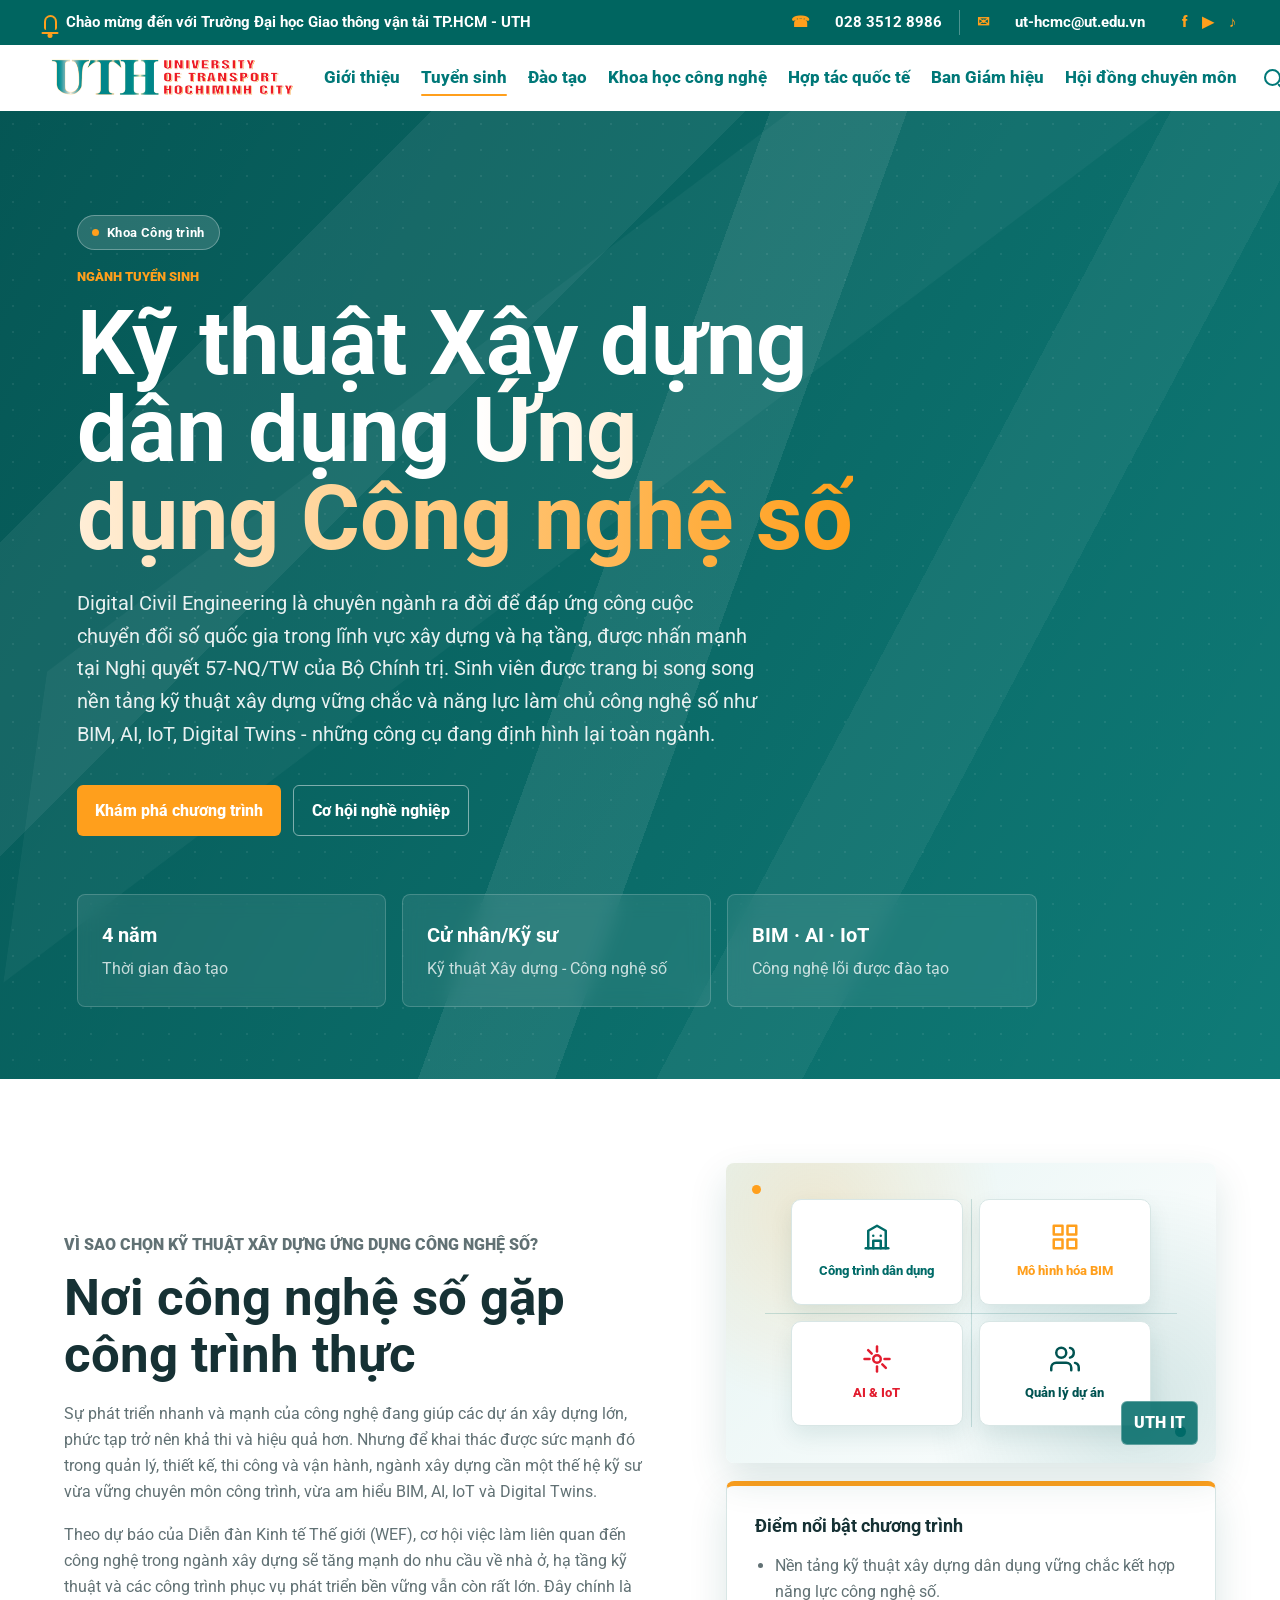
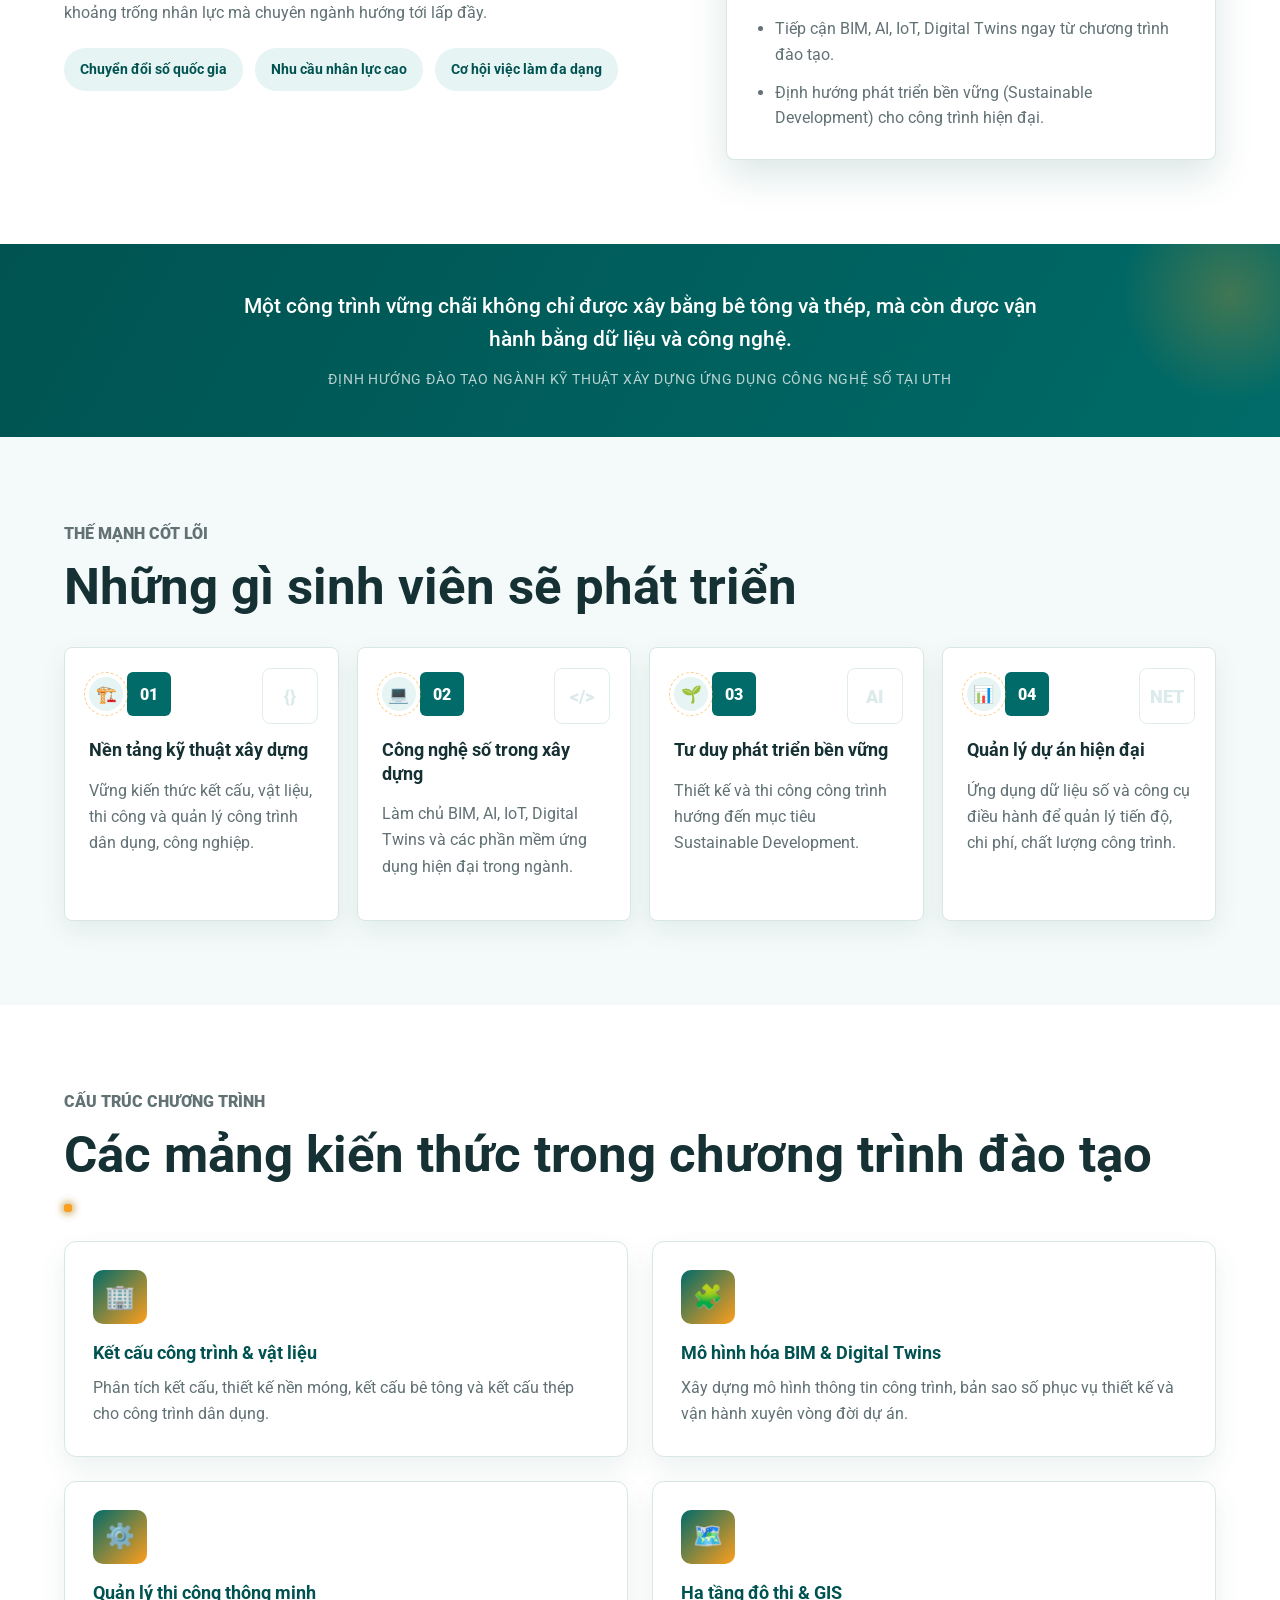
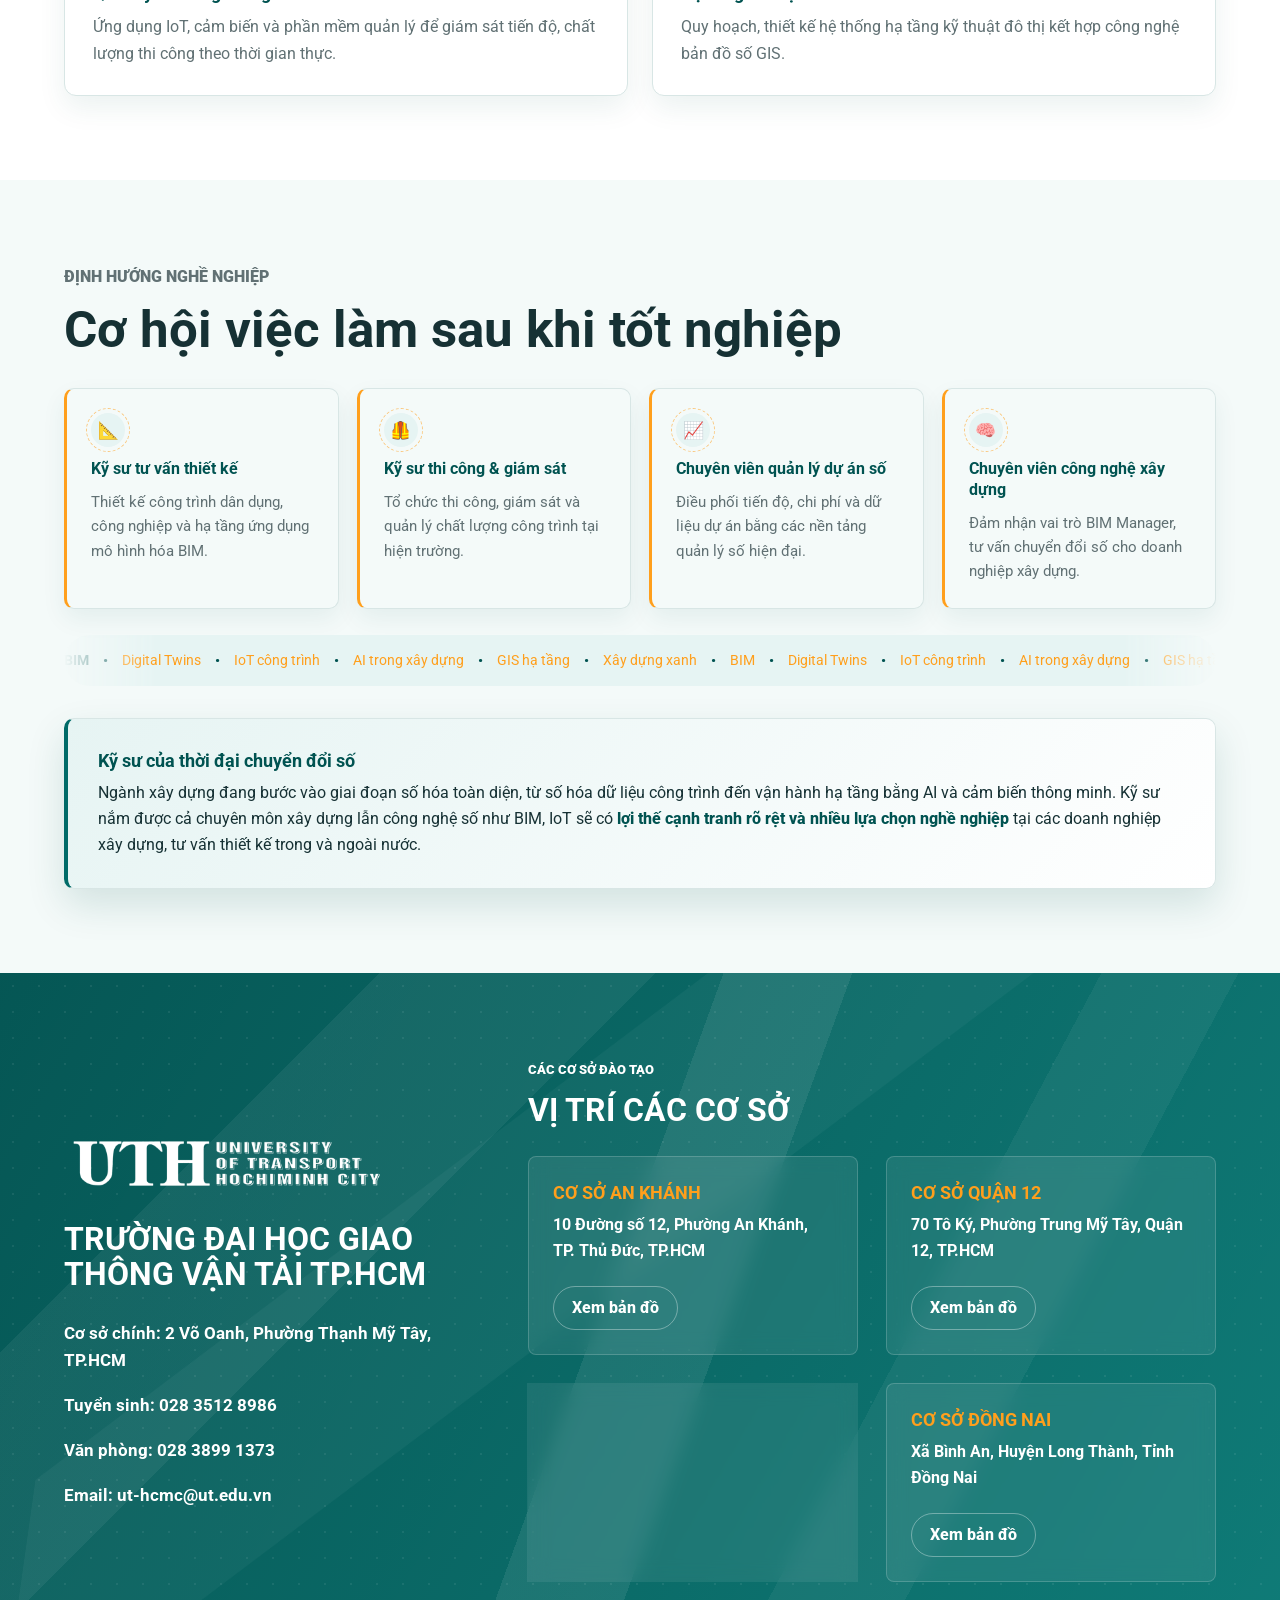
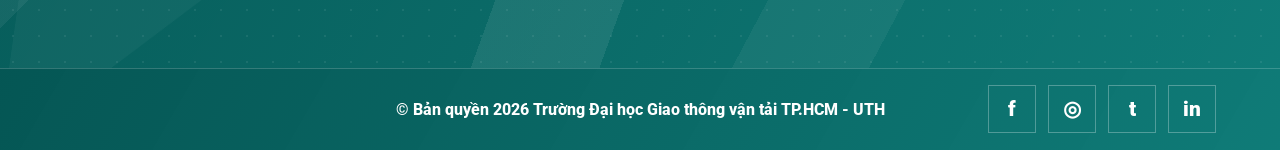
<file: KYTHUATXAYDUNG/index.html>
<!DOCTYPE html>
<html lang="vi">
<head>
  <meta charset="UTF-8">
  <meta name="viewport" content="width=device-width, initial-scale=1.0">
  <title>Kỹ thuật Xây dựng dân dụng Ứng dụng Công nghệ số - UTH</title>
  <link rel="stylesheet" href="../styles.css">
</head>
<body>
  <div class="scroll-progress" id="scrollProgress"></div>

  <div class="top-bar">
    <p><span class="bell-icon" aria-hidden="true"></span> Chào mừng đến với Trường Đại học Giao thông vận tải TP.HCM - UTH</p>
    <div class="top-actions">
      <div class="top-contact">
        <span><span class="top-icon">☎</span> 028 3512 8986</span>
        <span><span class="top-icon">✉</span> ut-hcmc@ut.edu.vn</span>
      </div>
      <div class="social-links" aria-label="Mạng xã hội">
        <a href="#" aria-label="Facebook">f</a>
        <a href="#" aria-label="YouTube">▶</a>
        <a href="#" aria-label="TikTok">♪</a>
      </div>
    </div>
  </div>

  <header class="site-header">
    <a class="brand" href="#hero" aria-label="Trường Đại học Giao thông vận tải TP.HCM">
      <img src="../Logo_UTH.png" alt="Logo UTH">
    </a>
    <nav class="main-nav" aria-label="Điều hướng chính">
      <a href="https://uttest.ut.edu.vn/ky-thuat-thiet-ke-vi-mach-va-ai-2#">Giới thiệu</a>
      <a href="https://uttest.ut.edu.vn/tuyen-sinh" class="active">Tuyển sinh</a>
      <a href="https://uttest.ut.edu.vn/ky-thuat-thiet-ke-vi-mach-va-ai-2#">Đào tạo</a>
      <a href="https://uttest.ut.edu.vn/khoa-hoc-cong-nghe">Khoa học công nghệ</a>
      <a href="https://uttest.ut.edu.vn/hop-tac-quoc-te">Hợp tác quốc tế</a>
      <a href="https://uttest.ut.edu.vn/ky-thuat-thiet-ke-vi-mach-va-ai-2#">Ban Giám hiệu</a>
      <a href="https://uttest.ut.edu.vn/ky-thuat-thiet-ke-vi-mach-va-ai-2#">Hội đồng chuyên môn</a>
    </nav>
    <button class="menu-button" type="button" aria-label="Mở menu" aria-expanded="false">
      <span></span>
      <span></span>
      <span></span>
    </button>
    <div class="header-tools">
      <button class="search-button" type="button" aria-label="Tìm kiếm"></button>
      <div class="language-switch" aria-label="Chuyển ngôn ngữ">
        <a class="active" href="#">VN</a>
        <a href="#">EN</a>
      </div>
    </div>
  </header>

  <main>
    <section class="hero uth-bg" id="hero">
      <div class="uth-bg-dots" aria-hidden="true"></div>
      <div class="hero-content">
        <span class="hero-badge">Khoa Công trình</span>
        <p class="eyebrow">Ngành tuyển sinh</p>
        <h1>Kỹ thuật Xây dựng dân dụng <span class="title-shine">Ứng dụng Công nghệ số</span></h1>
        <p class="hero-lead">
          Digital Civil Engineering là chuyên ngành ra đời để đáp ứng công cuộc chuyển đổi số quốc gia trong lĩnh vực xây dựng và hạ tầng, được nhấn mạnh tại Nghị quyết 57-NQ/TW của Bộ Chính trị. Sinh viên được trang bị song song nền tảng kỹ thuật xây dựng vững chắc và năng lực làm chủ công nghệ số như BIM, AI, IoT, Digital Twins - những công cụ đang định hình lại toàn ngành.
        </p>
        <div class="hero-actions">
          <a class="primary-action" href="#program">Khám phá chương trình</a>
          <a class="secondary-action" href="#career">Cơ hội nghề nghiệp</a>
        </div>
      </div>
      <div class="hero-stats">
        <article>
          <strong>4 năm</strong>
          <span>Thời gian đào tạo</span>
        </article>
        <article>
          <strong>Cử nhân/Kỹ sư</strong>
          <span>Kỹ thuật Xây dựng - Công nghệ số</span>
        </article>
        <article>
          <strong>BIM · AI · IoT</strong>
          <span>Công nghệ lõi được đào tạo</span>
        </article>
      </div>
    </section>

    <section class="section intro-section" id="overview">
      <div class="section-inner split">
        <div class="reveal">
          <p class="eyebrow">Vì sao chọn Kỹ thuật Xây dựng Ứng dụng Công nghệ số?</p>
          <h2>Nơi công nghệ số gặp công trình thực</h2>
          <p>
            Sự phát triển nhanh và mạnh của công nghệ đang giúp các dự án xây dựng lớn, phức tạp trở nên khả thi và hiệu quả hơn. Nhưng để khai thác được sức mạnh đó trong quản lý, thiết kế, thi công và vận hành, ngành xây dựng cần một thế hệ kỹ sư vừa vững chuyên môn công trình, vừa am hiểu BIM, AI, IoT và Digital Twins.
          </p>
          <p>
            Theo dự báo của Diễn đàn Kinh tế Thế giới (WEF), cơ hội việc làm liên quan đến công nghệ trong ngành xây dựng sẽ tăng mạnh do nhu cầu về nhà ở, hạ tầng kỹ thuật và các công trình phục vụ phát triển bền vững vẫn còn rất lớn. Đây chính là khoảng trống nhân lực mà chuyên ngành hướng tới lấp đầy.
          </p>
          <div class="stat-pill-row">
            <span class="stat-pill">Chuyển đổi số quốc gia</span>
            <span class="stat-pill">Nhu cầu nhân lực cao</span>
            <span class="stat-pill">Cơ hội việc làm đa dạng</span>
          </div>
        </div>
        <div class="intro-stack reveal" style="transition-delay: 0.12s;">
          <figure class="intro-media">
            <div class="intro-icon-panel" aria-hidden="true">
              <div class="ip-dot ip-dot-1"></div>
              <div class="ip-dot ip-dot-2"></div>
              <div class="ip-grid">
                <div class="ip-tile ip-tile-code">
                  <svg viewBox="0 0 24 24" fill="none" stroke="currentColor" stroke-width="2" stroke-linecap="round" stroke-linejoin="round"><path d="M3 21h18"></path><path d="M5 21V7l7-4 7 4v14"></path><path d="M9 21v-6h6v6"></path><path d="M9 11h.01"></path><path d="M15 11h.01"></path></svg>
                  <span>Công trình dân dụng</span>
                </div>
                <div class="ip-tile ip-tile-data">
                  <svg viewBox="0 0 24 24" fill="none" stroke="currentColor" stroke-width="2" stroke-linecap="round" stroke-linejoin="round"><rect x="3" y="3" width="7" height="7"></rect><rect x="14" y="3" width="7" height="7"></rect><rect x="14" y="14" width="7" height="7"></rect><rect x="3" y="14" width="7" height="7"></rect></svg>
                  <span>Mô hình hóa BIM</span>
                </div>
                <div class="ip-tile ip-tile-ai">
                  <svg viewBox="0 0 24 24" fill="none" stroke="currentColor" stroke-width="2" stroke-linecap="round" stroke-linejoin="round"><circle cx="12" cy="12" r="3"></circle><path d="M12 2v4"></path><path d="M12 18v4"></path><path d="M4.93 4.93l2.83 2.83"></path><path d="M16.24 16.24l2.83 2.83"></path><path d="M2 12h4"></path><path d="M18 12h4"></path></svg>
                  <span>AI &amp; IoT</span>
                </div>
                <div class="ip-tile ip-tile-team">
                  <svg viewBox="0 0 24 24" fill="none" stroke="currentColor" stroke-width="2" stroke-linecap="round" stroke-linejoin="round"><path d="M17 21v-2a4 4 0 0 0-4-4H5a4 4 0 0 0-4 4v2"></path><circle cx="9" cy="7" r="4"></circle><path d="M23 21v-2a4 4 0 0 0-3-3.87"></path><path d="M16 3.13a4 4 0 0 1 0 7.75"></path></svg>
                  <span>Quản lý dự án</span>
                </div>
              </div>
              <div class="ip-line ip-line-h"></div>
              <div class="ip-line ip-line-v"></div>
            </div>
          </figure>
          <div class="info-card">
            <h3>Điểm nổi bật chương trình</h3>
            <ul>
              <li>Nền tảng kỹ thuật xây dựng dân dụng vững chắc kết hợp năng lực công nghệ số.</li>
              <li>Tiếp cận BIM, AI, IoT, Digital Twins ngay từ chương trình đào tạo.</li>
              <li>Định hướng phát triển bền vững (Sustainable Development) cho công trình hiện đại.</li>
            </ul>
          </div>
        </div>
      </div>
    </section>

    <div class="quote-strip">
      <div class="quote-strip-inner reveal">
        <p>Một công trình vững chãi không chỉ được xây bằng bê tông và thép, mà còn được vận hành bằng dữ liệu và công nghệ.</p>
        <span>Định hướng đào tạo ngành Kỹ thuật Xây dựng Ứng dụng Công nghệ số tại UTH</span>
      </div>
    </div>

    <section class="section section-light">
      <div class="section-inner">
        <p class="eyebrow">Thế mạnh cốt lõi</p>
        <h2>Những gì sinh viên sẽ phát triển</h2>
        <div class="feature-grid stagger">
          <article class="feature-card reveal">
            <span class="icon-ring">🏗️</span>
            <span class="feature-icon">01</span>
            <h3>Nền tảng kỹ thuật xây dựng</h3>
            <p>Vững kiến thức kết cấu, vật liệu, thi công và quản lý công trình dân dụng, công nghiệp.</p>
          </article>
          <article class="feature-card reveal">
            <span class="icon-ring">💻</span>
            <span class="feature-icon">02</span>
            <h3>Công nghệ số trong xây dựng</h3>
            <p>Làm chủ BIM, AI, IoT, Digital Twins và các phần mềm ứng dụng hiện đại trong ngành.</p>
          </article>
          <article class="feature-card reveal">
            <span class="icon-ring">🌱</span>
            <span class="feature-icon">03</span>
            <h3>Tư duy phát triển bền vững</h3>
            <p>Thiết kế và thi công công trình hướng đến mục tiêu Sustainable Development.</p>
          </article>
          <article class="feature-card reveal">
            <span class="icon-ring">📊</span>
            <span class="feature-icon">04</span>
            <h3>Quản lý dự án hiện đại</h3>
            <p>Ứng dụng dữ liệu số và công cụ điều hành để quản lý tiến độ, chi phí, chất lượng công trình.</p>
          </article>
        </div>
      </div>
    </section>

    <section class="section" id="program">
      <div class="section-inner">
        <p class="eyebrow">Cấu trúc chương trình</p>
        <h2>Các mảng kiến thức trong chương trình đào tạo</h2>
        <div class="program-flow" aria-hidden="true">
          <svg viewBox="0 0 400 4" preserveAspectRatio="none">
            <line x1="0" y1="2" x2="400" y2="2" stroke="url(#flowGrad)" stroke-width="2" stroke-dasharray="6 6" class="flow-line"></line>
            <defs>
              <linearGradient id="flowGrad" x1="0" y1="0" x2="1" y2="0">
                <stop offset="0%" stop-color="var(--uth-teal)"></stop>
                <stop offset="100%" stop-color="var(--uth-orange)"></stop>
              </linearGradient>
            </defs>
          </svg>
          <span class="flow-dot"></span>
          <span class="flow-dot"></span>
          <span class="flow-dot"></span>
        </div>
        <div class="program-grid">
          <article class="program-card reveal">
            <div class="icon-box">🏢</div>
            <h3>Kết cấu công trình &amp; vật liệu</h3>
            <p>Phân tích kết cấu, thiết kế nền móng, kết cấu bê tông và kết cấu thép cho công trình dân dụng.</p>
          </article>
          <article class="program-card reveal">
            <div class="icon-box">🧩</div>
            <h3>Mô hình hóa BIM &amp; Digital Twins</h3>
            <p>Xây dựng mô hình thông tin công trình, bản sao số phục vụ thiết kế và vận hành xuyên vòng đời dự án.</p>
          </article>
          <article class="program-card reveal">
            <div class="icon-box">⚙️</div>
            <h3>Quản lý thi công thông minh</h3>
            <p>Ứng dụng IoT, cảm biến và phần mềm quản lý để giám sát tiến độ, chất lượng thi công theo thời gian thực.</p>
          </article>
          <article class="program-card reveal">
            <div class="icon-box">🗺️</div>
            <h3>Hạ tầng đô thị &amp; GIS</h3>
            <p>Quy hoạch, thiết kế hệ thống hạ tầng kỹ thuật đô thị kết hợp công nghệ bản đồ số GIS.</p>
          </article>
        </div>
      </div>
    </section>

    <section class="section section-light" id="career">
      <div class="section-inner">
        <p class="eyebrow">Định hướng nghề nghiệp</p>
        <h2>Cơ hội việc làm sau khi tốt nghiệp</h2>
        <div class="career-grid">
          <article class="career-card reveal">
            <span class="icon-ring">📐</span>
            <h3>Kỹ sư tư vấn thiết kế</h3>
            <p>Thiết kế công trình dân dụng, công nghiệp và hạ tầng ứng dụng mô hình hóa BIM.</p>
          </article>
          <article class="career-card reveal">
            <span class="icon-ring">🦺</span>
            <h3>Kỹ sư thi công &amp; giám sát</h3>
            <p>Tổ chức thi công, giám sát và quản lý chất lượng công trình tại hiện trường.</p>
          </article>
          <article class="career-card reveal">
            <span class="icon-ring">📈</span>
            <h3>Chuyên viên quản lý dự án số</h3>
            <p>Điều phối tiến độ, chi phí và dữ liệu dự án bằng các nền tảng quản lý số hiện đại.</p>
          </article>
          <article class="career-card reveal">
            <span class="icon-ring">🧠</span>
            <h3>Chuyên viên công nghệ xây dựng</h3>
            <p>Đảm nhận vai trò BIM Manager, tư vấn chuyển đổi số cho doanh nghiệp xây dựng.</p>
          </article>
        </div>

        <div class="marquee" aria-hidden="true">
          <div class="marquee-track">
            <span>BIM</span><span>•</span>
            <span>Digital Twins</span><span>•</span>
            <span>IoT công trình</span><span>•</span>
            <span>AI trong xây dựng</span><span>•</span>
            <span>GIS hạ tầng</span><span>•</span>
            <span>Xây dựng xanh</span><span>•</span>
            <span>BIM</span><span>•</span>
            <span>Digital Twins</span><span>•</span>
            <span>IoT công trình</span><span>•</span>
            <span>AI trong xây dựng</span><span>•</span>
            <span>GIS hạ tầng</span><span>•</span>
            <span>Xây dựng xanh</span><span>•</span>
          </div>
        </div>

        <div class="highlight-box reveal" style="margin-top: 32px;">
          <h3>Kỹ sư của thời đại chuyển đổi số</h3>
          <p>
            Ngành xây dựng đang bước vào giai đoạn số hóa toàn diện, từ số hóa dữ liệu công trình đến vận hành hạ tầng bằng AI và cảm biến thông minh. Kỹ sư nắm được cả chuyên môn xây dựng lẫn công nghệ số như BIM, IoT sẽ có <span class="highlight-strong">lợi thế cạnh tranh rõ rệt và nhiều lựa chọn nghề nghiệp</span> tại các doanh nghiệp xây dựng, tư vấn thiết kế trong và ngoài nước.
          </p>
        </div>
      </div>
    </section>

    <section class="campus uth-bg" id="campus">
      <div class="uth-bg-dots" aria-hidden="true"></div>
      <div class="campus-inner">
        <div class="school-info">
          <img src="../Logo_UTH.png" alt="Logo UTH">
          <h2>Trường Đại học Giao thông vận tải TP.HCM</h2>
          <ul>
            <li><strong>Cơ sở chính:</strong> 2 Võ Oanh, Phường Thạnh Mỹ Tây, TP.HCM</li>
            <li><strong>Tuyển sinh:</strong> 028 3512 8986</li>
            <li><strong>Văn phòng:</strong> 028 3899 1373</li>
            <li><strong>Email:</strong> ut-hcmc@ut.edu.vn</li>
          </ul>
        </div>

        <div class="campus-list">
          <p class="eyebrow">Các cơ sở đào tạo</p>
          <h2>Vị trí các cơ sở</h2>
          <div class="campus-grid">
            <article>
              <h3>Cơ sở An Khánh</h3>
              <p>10 Đường số 12, Phường An Khánh, TP. Thủ Đức, TP.HCM</p>
              <a href="https://maps.google.com" target="_blank" rel="noreferrer">Xem bản đồ</a>
            </article>
            <article>
              <h3>Cơ sở Quận 12</h3>
              <p>70 Tô Ký, Phường Trung Mỹ Tây, Quận 12, TP.HCM</p>
              <a href="https://maps.google.com" target="_blank" rel="noreferrer">Xem bản đồ</a>
            </article>
            <article>
              <h3>Cơ sở Vũng Tàu</h3>
              <p>17 Đường 3/2, Phường Phước Thắng, TP. Vũng Tàu</p>
              <a href="https://maps.google.com" target="_blank" rel="noreferrer">Xem bản đồ</a>
            </article>
            <article>
              <h3>Cơ sở Đồng Nai</h3>
              <p>Xã Bình An, Huyện Long Thành, Tỉnh Đồng Nai</p>
              <a href="https://maps.google.com" target="_blank" rel="noreferrer">Xem bản đồ</a>
            </article>
          </div>
        </div>
      </div>
    </section>
  </main>

  <footer class="site-footer">
    <p>© Bản quyền 2026 Trường Đại học Giao thông vận tải TP.HCM - UTH</p>
    <div class="footer-social" aria-label="Mạng xã hội">
      <a href="#" aria-label="Facebook">f</a>
      <a href="#" aria-label="Instagram">◎</a>
      <a href="#" aria-label="Twitter">t</a>
      <a href="#" aria-label="LinkedIn">in</a>
    </div>
    <a class="back-to-top" href="#hero" aria-label="Về đầu trang">
      <svg class="btt-progress" viewBox="0 0 60 60" aria-hidden="true">
        <circle class="btt-progress-track" cx="30" cy="30" r="27"></circle>
        <circle class="btt-progress-bar" cx="30" cy="30" r="27"></circle>
      </svg>
      <svg class="btt-chevron" viewBox="0 0 24 24" fill="none" stroke="currentColor" stroke-width="2.4" stroke-linecap="round" stroke-linejoin="round">
        <polyline points="6 15 12 9 18 15"></polyline>
        <polyline points="6 11 12 5 18 11"></polyline>
      </svg>
      <span class="btt-blob" aria-hidden="true"></span>
    </a>
  </footer>

  <script src="../script.js"></script>
</body>
</html>
</file>
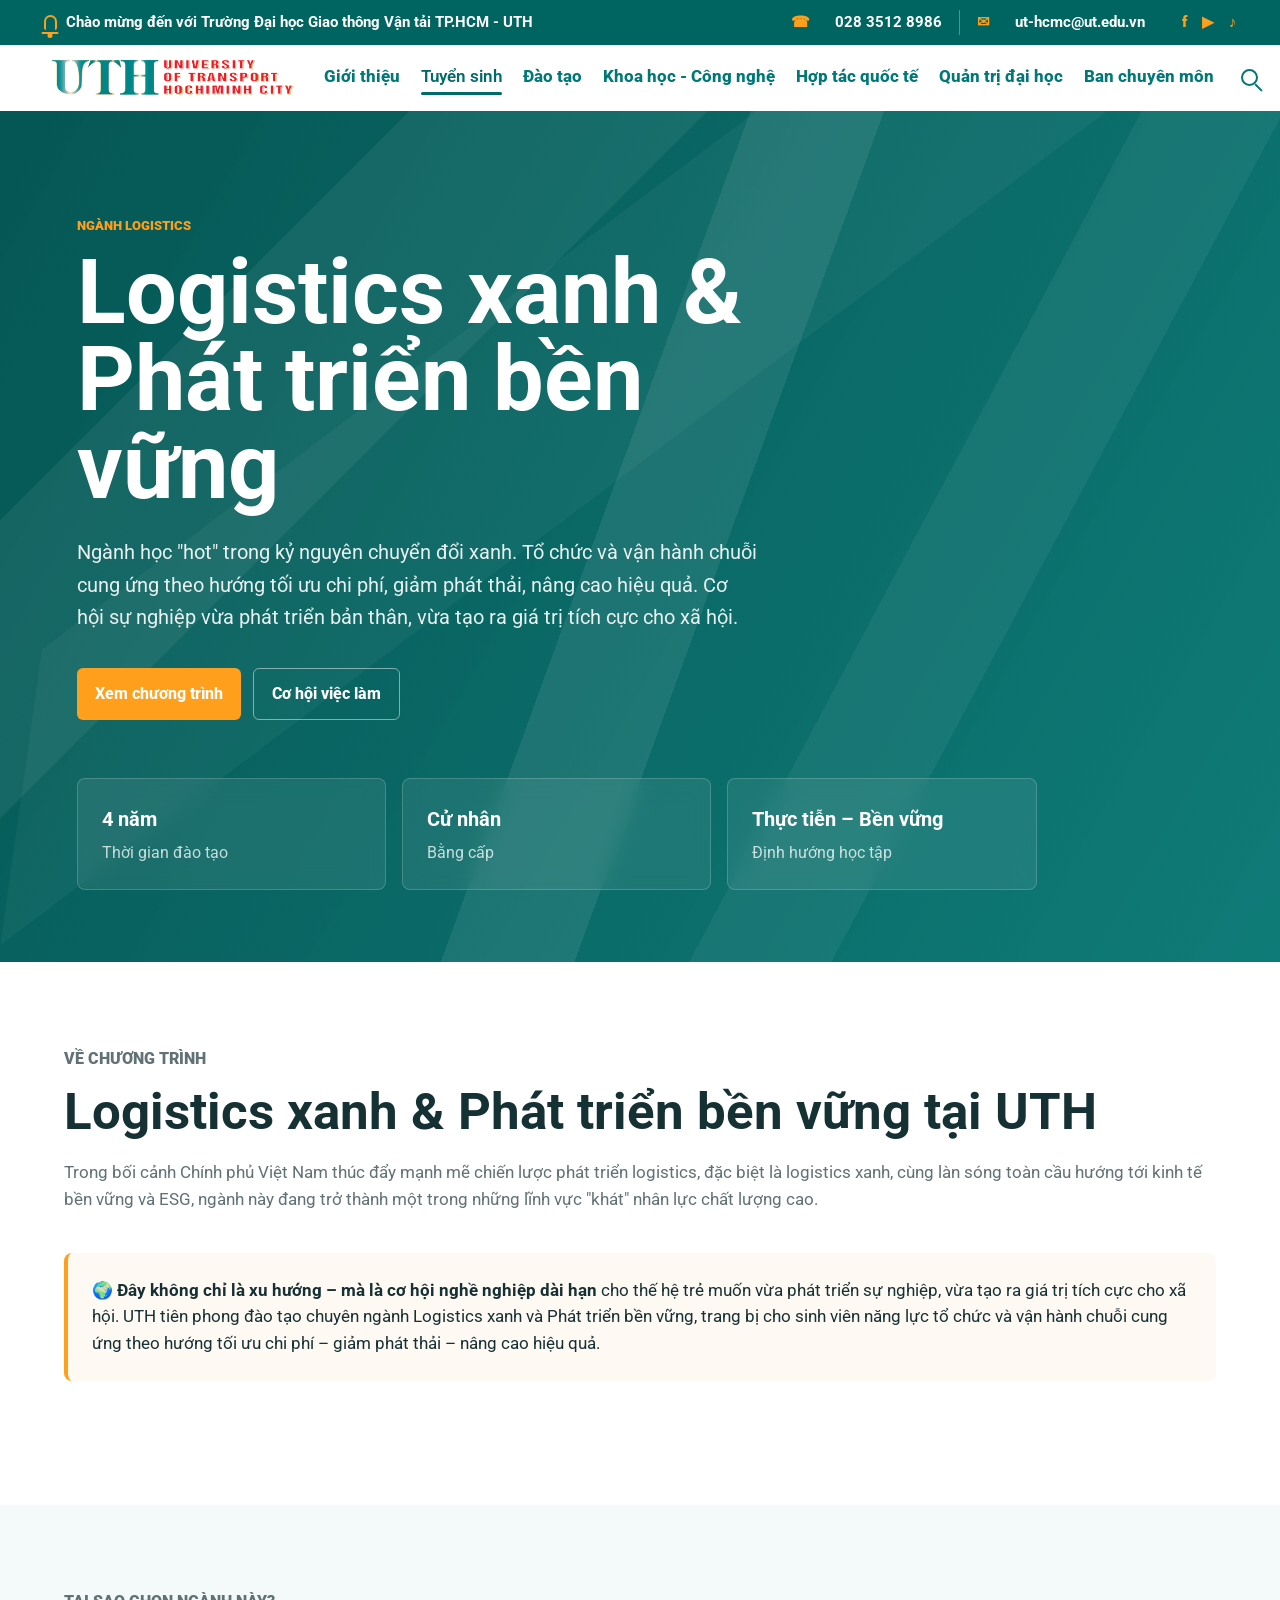
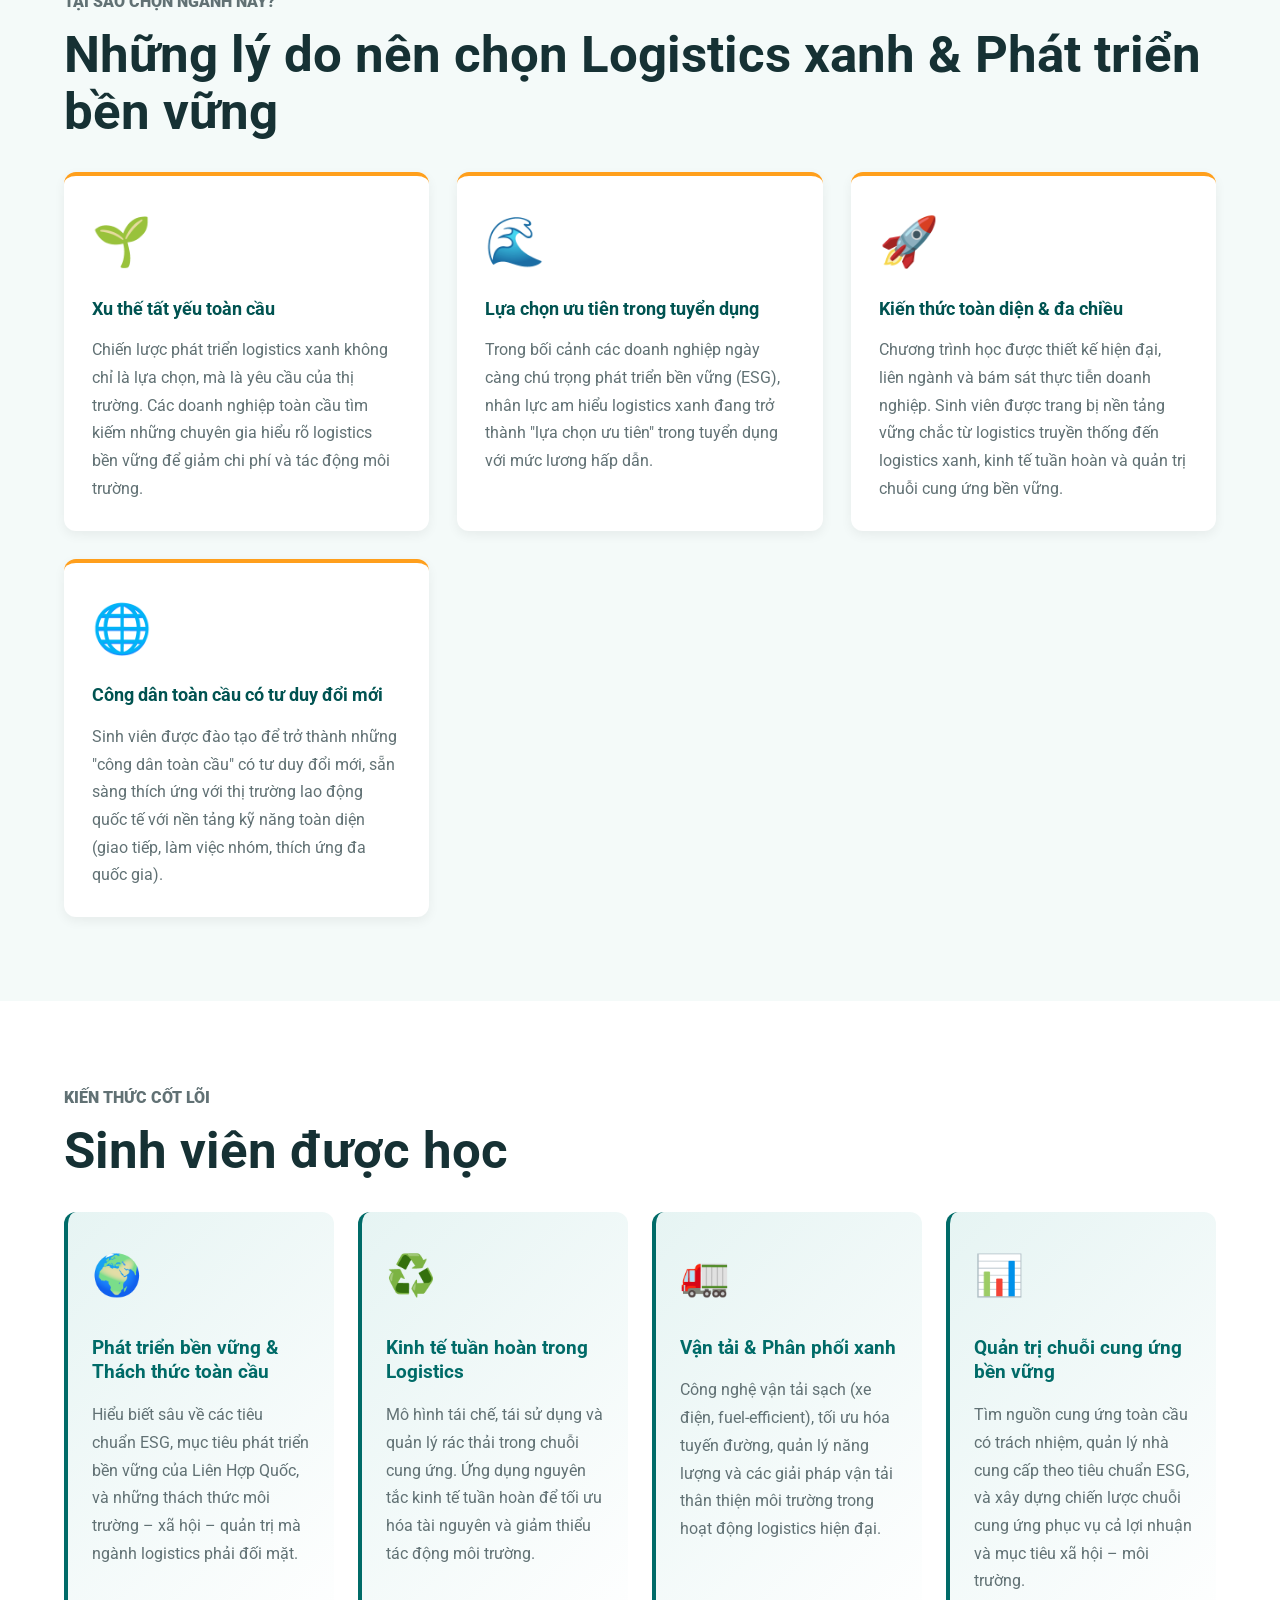
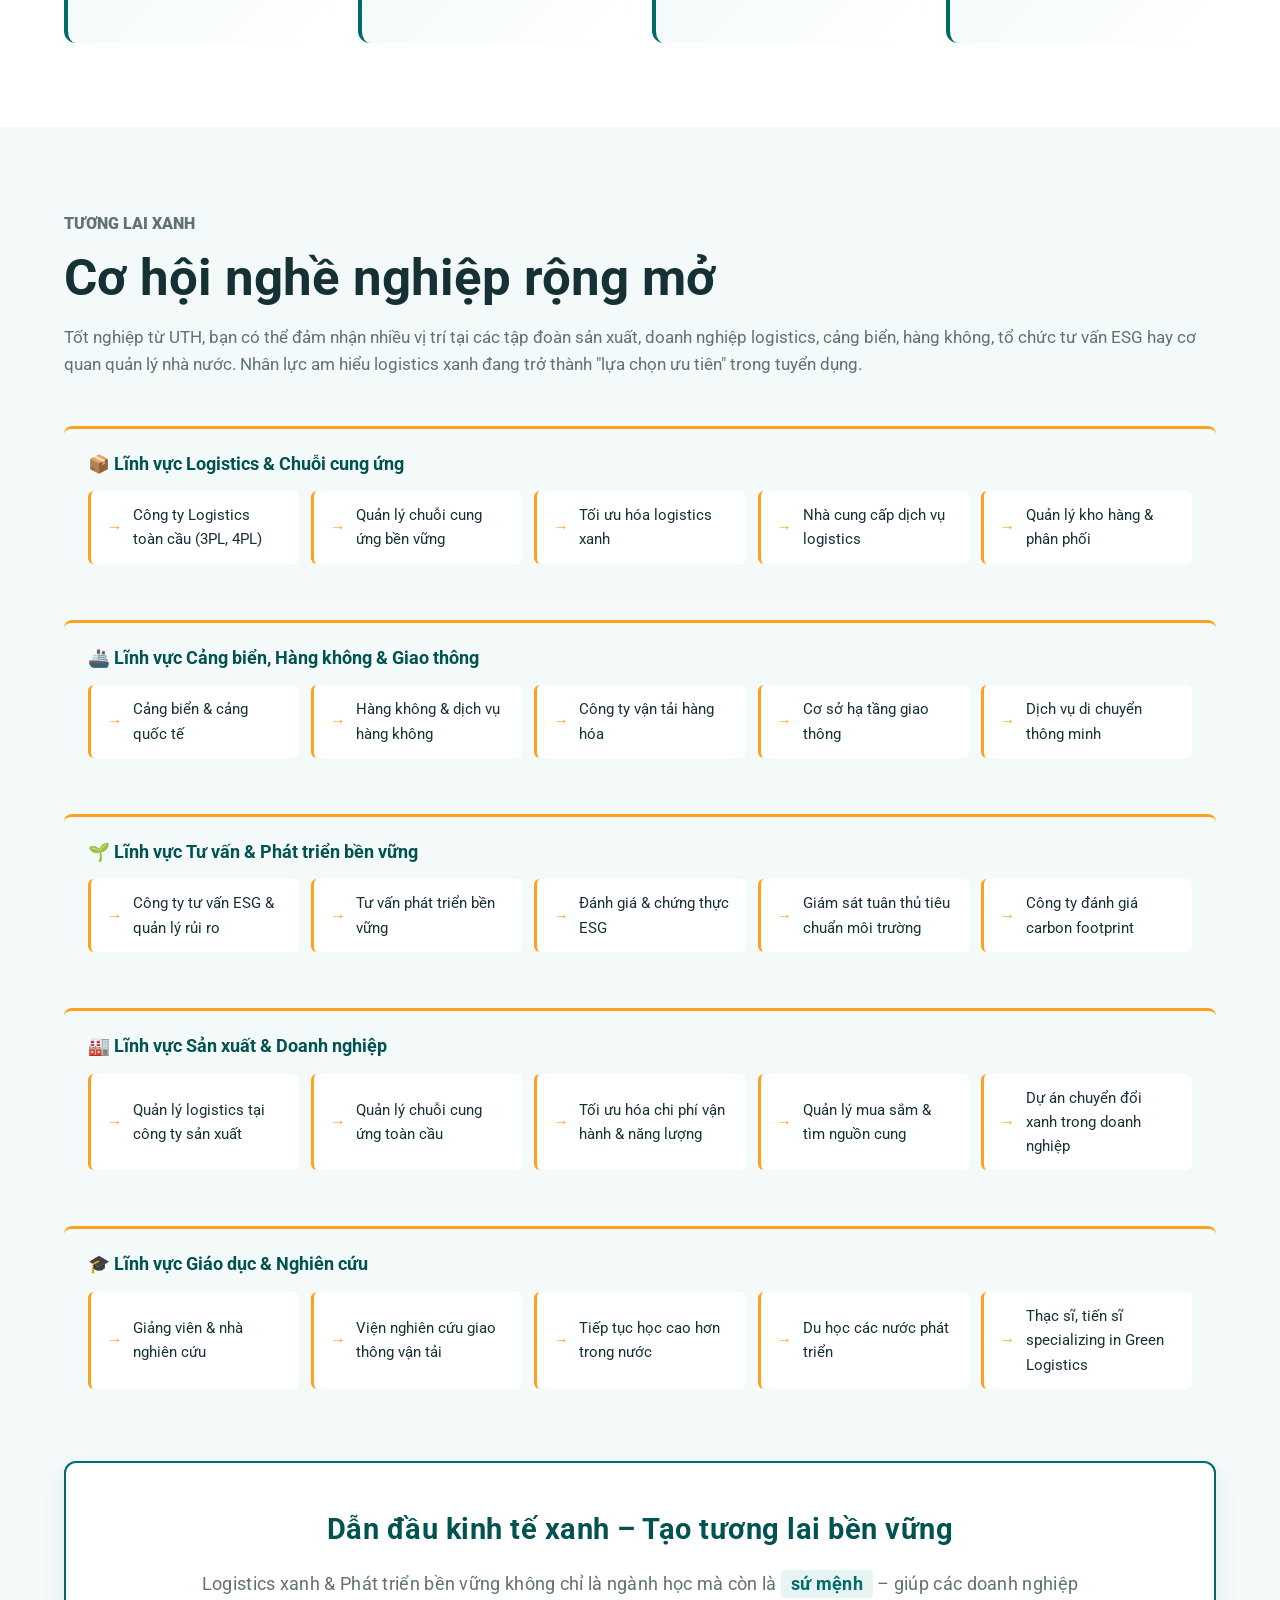
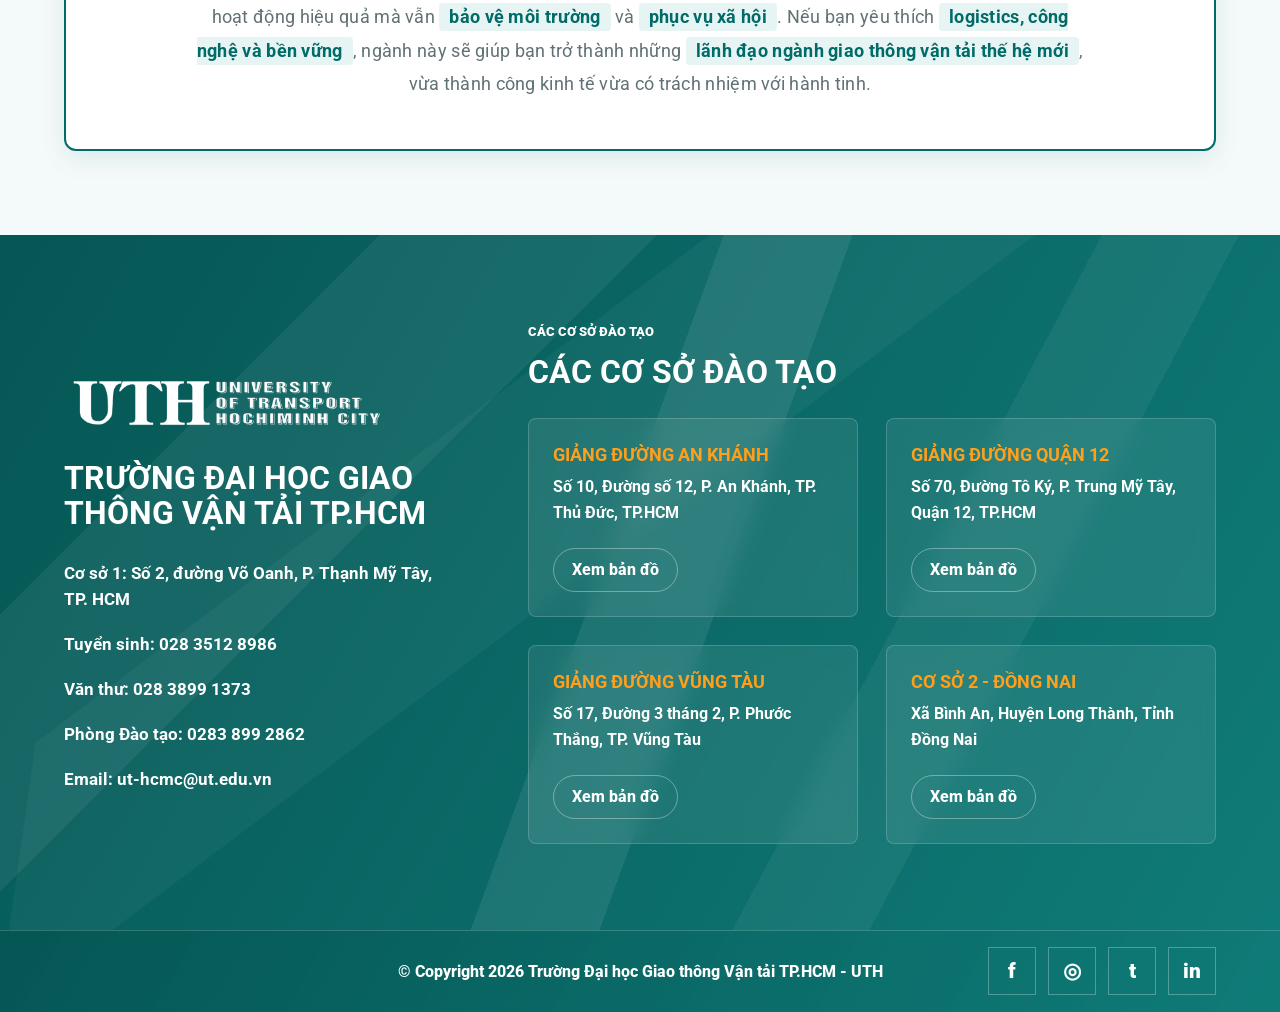
<file: LOGISTICSXANH/index.html>
<!DOCTYPE html>
<html lang="vi">
<head>
  <meta charset="UTF-8">
  <meta name="viewport" content="width=device-width, initial-scale=1.0">
  <title>Ngành Logistics xanh & Phát triển bền vững - UTH</title>
  <link rel="stylesheet" href="../styles.css">
  <style>
    @keyframes float {
      0%, 100% { transform: translateY(0px); }
      50% { transform: translateY(-12px); }
    }

    @keyframes spin {
      from { transform: rotate(0deg); }
      to { transform: rotate(360deg); }
    }

    @keyframes pulse {
      0%, 100% { transform: scale(1); }
      50% { transform: scale(1.1); }
    }

    @keyframes wave {
      0%, 100% { transform: translateX(0px) rotate(0deg); }
      50% { transform: translateX(4px) rotate(-5deg); }
    }

    .icon-container {
      font-size: 3rem;
      margin-bottom: 16px;
      display: inline-block;
    }

    .icon-float {
      animation: float 3s ease-in-out infinite;
    }

    .icon-spin {
      animation: spin 8s linear infinite;
    }

    .icon-pulse {
      animation: pulse 2s ease-in-out infinite;
    }

    .icon-wave {
      animation: wave 2.5s ease-in-out infinite;
    }

    .reason-grid {
      display: grid;
      grid-template-columns: repeat(auto-fit, minmax(280px, 1fr));
      gap: 28px;
      margin-top: 32px;
    }

    .reason-card {
      background: var(--paper);
      padding: 28px;
      border-radius: 12px;
      border-top: 4px solid var(--uth-orange);
      box-shadow: 0 4px 12px rgba(0, 0, 0, 0.06);
      transition: all 0.3s ease;
      position: relative;
    }

    .reason-card:hover {
      transform: translateY(-6px);
      box-shadow: 0 12px 24px rgba(0, 107, 104, 0.12);
    }

    .reason-card .icon-container {
      color: var(--uth-teal);
    }

    .reason-card h3 {
      color: var(--uth-teal-dark);
      margin-bottom: 16px;
      font-size: 1.15rem;
      font-weight: 700;
      margin-top: 0;
    }

    .reason-card p {
      color: var(--muted);
      line-height: 1.7;
      margin: 0;
    }

    .sea-grid {
      display: grid;
      grid-template-columns: repeat(auto-fit, minmax(250px, 1fr));
      gap: 24px;
      margin-top: 32px;
    }

    .sea-card {
      background: linear-gradient(135deg, #e6f4f3 0%, #fff 100%);
      padding: 32px 24px;
      border-radius: 12px;
      border-left: 4px solid var(--uth-teal);
      transition: all 0.3s ease;
      cursor: default;
    }

    .sea-card:hover {
      transform: translateY(-8px);
      box-shadow: 0 12px 24px rgba(0, 107, 104, 0.15);
    }

    .sea-card .icon-container {
      color: var(--uth-orange);
      font-size: 2.5rem;
    }

    .sea-card h3 {
      color: var(--uth-teal);
      margin-bottom: 12px;
      font-size: 1.2rem;
      margin-top: 12px;
    }

    .sea-card p {
      color: var(--muted);
      line-height: 1.7;
    }

    .jobs-section {
      margin-top: 48px;
    }

    .job-category {
      margin-bottom: 32px;
      padding: 24px;
      background: var(--soft);
      border-radius: 8px;
      border-top: 3px solid var(--uth-orange);
    }

    .job-category h3 {
      color: var(--uth-teal-dark);
      margin-bottom: 16px;
      font-size: 1.1rem;
    }

    .job-list {
      display: grid;
      grid-template-columns: repeat(auto-fit, minmax(200px, 1fr));
      gap: 12px;
    }

    .job-item {
      background: var(--paper);
      padding: 12px 16px;
      border-radius: 6px;
      border-left: 3px solid var(--uth-orange);
      color: var(--ink);
      font-size: 0.95rem;
      display: flex;
      align-items: center;
      gap: 10px;
    }

    .job-item::before {
      content: '→';
      color: var(--uth-orange);
      font-weight: bold;
      min-width: 16px;
    }

    .highlight-box {
      background: #ffffff;
      color: var(--ink);
      padding: 48px;
      border-radius: 12px;
      margin-top: 48px;
      text-align: center;
      border: 2px solid var(--uth-teal);
      box-shadow: 0 8px 24px rgba(0, 107, 104, 0.1);
    }

    .highlight-box h3 {
      font-size: 1.8rem;
      margin: 0 0 20px 0;
      font-weight: 700;
      letter-spacing: 0.5px;
      color: var(--uth-teal-dark);
    }

    .highlight-box p {
      line-height: 1.9;
      font-size: 1.1rem;
      margin: 0;
      max-width: 900px;
      margin-left: auto;
      margin-right: auto;
      letter-spacing: 0.3px;
      color: var(--muted);
    }

    .highlight-strong {
      font-weight: 700;
      color: var(--uth-teal);
      background: #e6f4f3;
      padding: 4px 10px;
      border-radius: 4px;
    }

    .quote-section {
      margin: 40px 0;
      padding: 24px;
      border-left: 4px solid var(--uth-orange);
      background: #fff9f4;
      border-radius: 8px;
    }

    .quote-section p {
      font-size: 1.05rem;
      color: var(--ink);
      margin: 0;
    }

    .main-nav a {
      position: relative;
      padding-bottom: 8px;
      transition: color 0.3s ease;
    }

    .main-nav a::after {
      content: '';
      position: absolute;
      bottom: 0;
      left: 0;
      width: 0;
      height: 3px;
      background-color: var(--uth-teal);
      transition: width 0.3s ease;
    }

    .main-nav a:hover::after,
    .main-nav a.active::after {
      width: 100%;
    }

    .main-nav a.active {
      color: var(--uth-teal);
      font-weight: 600;
    }

    @media (max-width: 768px) {
      .icon-container {
        font-size: 2rem;
      }
    }
  </style>
</head>
<body>
  <div class="top-bar">
    <p><span class="bell-icon" aria-hidden="true"></span> Chào mừng đến với Trường Đại học Giao thông Vận tải TP.HCM - UTH</p>
    <div class="top-actions">
      <div class="top-contact">
        <span><span class="top-icon">☎</span> 028 3512 8986</span>
        <span><span class="top-icon">✉</span> ut-hcmc@ut.edu.vn</span>
      </div>
      <div class="social-links" aria-label="Mạng xã hội">
        <a href="#" aria-label="Facebook">f</a>
        <a href="#" aria-label="YouTube">▶</a>
        <a href="#" aria-label="TikTok">♪</a>
      </div>
    </div>
  </div>

  <header class="site-header">
    <a class="brand" href="#hero" aria-label="Trường Đại học Giao thông Vận tải TP.HCM">
      <img src="../Logo_UTH.png" alt="Logo UTH">
    </a>
    <nav class="main-nav" aria-label="Điều hướng chính">
      <a href="https://uttest.ut.edu.vn/ky-thuat-thiet-ke-vi-mach-va-ai-2#">Giới thiệu</a>
      <a href="https://uttest.ut.edu.vn/tuyen-sinh" class="active">Tuyển sinh</a>
      <a href="https://uttest.ut.edu.vn/ky-thuat-thiet-ke-vi-mach-va-ai-2#">Đào tạo</a>
      <a href="https://uttest.ut.edu.vn/khoa-hoc-cong-nghe">Khoa học - Công nghệ</a>
      <a href="https://uttest.ut.edu.vn/hop-tac-quoc-te">Hợp tác quốc tế</a>
      <a href="https://uttest.ut.edu.vn/ky-thuat-thiet-ke-vi-mach-va-ai-2#">Quản trị đại học</a>
      <a href="https://uttest.ut.edu.vn/ky-thuat-thiet-ke-vi-mach-va-ai-2#">Ban chuyên môn</a>
    </nav>
    <button class="menu-button" type="button" aria-label="Mở menu" aria-expanded="false">
      <span></span>
      <span></span>
      <span></span>
    </button>
    <div class="header-tools">
      <button class="search-button" type="button" aria-label="Tìm kiếm"></button>
      <div class="language-switch" aria-label="Chọn ngôn ngữ">
        <a class="active" href="#">VN</a>
        <a href="#">EN</a>
      </div>
    </div>
  </header>

  <main>
    <section class="hero uth-bg" id="hero">
      <div class="hero-content">
        <p class="eyebrow">Ngành Logistics</p>
        <h1>Logistics xanh & Phát triển bền vững</h1>
        <p class="hero-lead">
          Ngành học "hot" trong kỷ nguyên chuyển đổi xanh. Tổ chức và vận hành chuỗi cung ứng 
          theo hướng tối ưu chi phí, giảm phát thải, nâng cao hiệu quả. Cơ hội sự nghiệp vừa phát triển bản thân, 
          vừa tạo ra giá trị tích cực cho xã hội.
        </p>
        <div class="hero-actions">
          <a class="primary-action" href="#programs">Xem chương trình</a>
          <a class="secondary-action" href="#career">Cơ hội việc làm</a>
        </div>
      </div>
      <div class="hero-stats">
        <article>
          <strong>4 năm</strong>
          <span>Thời gian đào tạo</span>
        </article>
        <article>
          <strong>Cử nhân</strong>
          <span>Bằng cấp</span>
        </article>
        <article>
          <strong>Thực tiễn – Bền vững</strong>
          <span>Định hướng học tập</span>
        </article>
      </div>
    </section>

    <section class="section intro-section" id="overview">
      <div class="section-inner">
        <p class="eyebrow">Về chương trình</p>
        <h2>Logistics xanh & Phát triển bền vững tại UTH</h2>
        <p style="font-size: 1.05rem; color: var(--muted); margin-bottom: 24px;">
          Trong bối cảnh Chính phủ Việt Nam thúc đẩy mạnh mẽ chiến lược phát triển logistics, 
          đặc biệt là logistics xanh, cùng làn sóng toàn cầu hướng tới kinh tế bền vững và ESG, 
          ngành này đang trở thành một trong những lĩnh vực "khát" nhân lực chất lượng cao.
        </p>

        <div class="quote-section">
          <p>
            🌍 <strong>Đây không chỉ là xu hướng – mà là cơ hội nghề nghiệp dài hạn</strong> cho thế hệ trẻ 
            muốn vừa phát triển sự nghiệp, vừa tạo ra giá trị tích cực cho xã hội. UTH tiên phong đào tạo 
            chuyên ngành Logistics xanh và Phát triển bền vững, trang bị cho sinh viên năng lực tổ chức 
            và vận hành chuỗi cung ứng theo hướng tối ưu chi phí – giảm phát thải – nâng cao hiệu quả.
          </p>
        </div>
      </div>
    </section>

    <section class="section section-light">
      <div class="section-inner">
        <p class="eyebrow">Tại sao chọn ngành này?</p>
        <h2>Những lý do nên chọn Logistics xanh & Phát triển bền vững</h2>
        
        <div class="reason-grid">
          <div class="reason-card">
            <div class="icon-container icon-pulse">🌱</div>
            <h3>Xu thế tất yếu toàn cầu</h3>
            <p>
              Chiến lược phát triển logistics xanh không chỉ là lựa chọn, mà là yêu cầu của thị trường. 
              Các doanh nghiệp toàn cầu tìm kiếm những chuyên gia hiểu rõ logistics bền vững 
              để giảm chi phí và tác động môi trường.
            </p>
          </div>

          <div class="reason-card">
            <div class="icon-container icon-wave">🌊</div>
            <h3>Lựa chọn ưu tiên trong tuyển dụng</h3>
            <p>
              Trong bối cảnh các doanh nghiệp ngày càng chú trọng phát triển bền vững (ESG), 
              nhân lực am hiểu logistics xanh đang trở thành "lựa chọn ưu tiên" trong tuyển dụng 
              với mức lương hấp dẫn.
            </p>
          </div>

          <div class="reason-card">
            <div class="icon-container icon-float">🚀</div>
            <h3>Kiến thức toàn diện & đa chiều</h3>
            <p>
              Chương trình học được thiết kế hiện đại, liên ngành và bám sát thực tiễn doanh nghiệp. 
              Sinh viên được trang bị nền tảng vững chắc từ logistics truyền thống đến logistics xanh, 
              kinh tế tuần hoàn và quản trị chuỗi cung ứng bền vững.
            </p>
          </div>

          <div class="reason-card">
            <div class="icon-container icon-spin">🌐</div>
            <h3>Công dân toàn cầu có tư duy đổi mới</h3>
            <p>
              Sinh viên được đào tạo để trở thành những "công dân toàn cầu" có tư duy đổi mới, 
              sẵn sàng thích ứng với thị trường lao động quốc tế với nền tảng kỹ năng toàn diện 
              (giao tiếp, làm việc nhóm, thích ứng đa quốc gia).
            </p>
          </div>
        </div>
      </div>
    </section>

    <section class="section" id="programs">
      <div class="section-inner">
        <p class="eyebrow">Kiến thức cốt lõi</p>
        <h2>Sinh viên được học</h2>
        
        <div class="sea-grid">
          <div class="sea-card">
            <div class="icon-container icon-float">🌍</div>
            <h3>Phát triển bền vững & Thách thức toàn cầu</h3>
            <p>
              Hiểu biết sâu về các tiêu chuẩn ESG, mục tiêu phát triển bền vững của Liên Hợp Quốc, 
              và những thách thức môi trường – xã hội – quản trị mà ngành logistics phải đối mặt.
            </p>
          </div>

          <div class="sea-card">
            <div class="icon-container icon-spin">♻️</div>
            <h3>Kinh tế tuần hoàn trong Logistics</h3>
            <p>
              Mô hình tái chế, tái sử dụng và quản lý rác thải trong chuỗi cung ứng. 
              Ứng dụng nguyên tắc kinh tế tuần hoàn để tối ưu hóa tài nguyên 
              và giảm thiểu tác động môi trường.
            </p>
          </div>

          <div class="sea-card">
            <div class="icon-container icon-wave">🚛</div>
            <h3>Vận tải & Phân phối xanh</h3>
            <p>
              Công nghệ vận tải sạch (xe điện, fuel-efficient), tối ưu hóa tuyến đường, 
              quản lý năng lượng và các giải pháp vận tải thân thiện môi trường 
              trong hoạt động logistics hiện đại.
            </p>
          </div>

          <div class="sea-card">
            <div class="icon-container icon-pulse">📊</div>
            <h3>Quản trị chuỗi cung ứng bền vững</h3>
            <p>
              Tìm nguồn cung ứng toàn cầu có trách nhiệm, quản lý nhà cung cấp theo tiêu chuẩn ESG, 
              và xây dựng chiến lược chuỗi cung ứng phục vụ cả lợi nhuận và mục tiêu xã hội – môi trường.
            </p>
          </div>
        </div>
      </div>
    </section>

    <section class="section section-light" id="career">
      <div class="section-inner">
        <p class="eyebrow">Tương lai xanh</p>
        <h2>Cơ hội nghề nghiệp rộng mở</h2>
        
        <p style="font-size: 1.05rem; color: var(--muted); margin-bottom: 32px;">
          Tốt nghiệp từ UTH, bạn có thể đảm nhận nhiều vị trí tại các tập đoàn sản xuất, 
          doanh nghiệp logistics, cảng biển, hàng không, tổ chức tư vấn ESG 
          hay cơ quan quản lý nhà nước. Nhân lực am hiểu logistics xanh đang trở thành "lựa chọn ưu tiên" 
          trong tuyển dụng.
        </p>

        <div class="jobs-section">
          <div class="job-category">
            <h3>📦 Lĩnh vực Logistics & Chuỗi cung ứng</h3>
            <div class="job-list">
              <div class="job-item">Công ty Logistics toàn cầu (3PL, 4PL)</div>
              <div class="job-item">Quản lý chuỗi cung ứng bền vững</div>
              <div class="job-item">Tối ưu hóa logistics xanh</div>
              <div class="job-item">Nhà cung cấp dịch vụ logistics</div>
              <div class="job-item">Quản lý kho hàng & phân phối</div>
            </div>
          </div>

          <div class="job-category">
            <h3>🚢 Lĩnh vực Cảng biển, Hàng không & Giao thông</h3>
            <div class="job-list">
              <div class="job-item">Cảng biển & cảng quốc tế</div>
              <div class="job-item">Hàng không & dịch vụ hàng không</div>
              <div class="job-item">Công ty vận tải hàng hóa</div>
              <div class="job-item">Cơ sở hạ tầng giao thông</div>
              <div class="job-item">Dịch vụ di chuyển thông minh</div>
            </div>
          </div>

          <div class="job-category">
            <h3>🌱 Lĩnh vực Tư vấn & Phát triển bền vững</h3>
            <div class="job-list">
              <div class="job-item">Công ty tư vấn ESG & quản lý rủi ro</div>
              <div class="job-item">Tư vấn phát triển bền vững</div>
              <div class="job-item">Đánh giá & chứng thực ESG</div>
              <div class="job-item">Giám sát tuân thủ tiêu chuẩn môi trường</div>
              <div class="job-item">Công ty đánh giá carbon footprint</div>
            </div>
          </div>

          <div class="job-category">
            <h3>🏭 Lĩnh vực Sản xuất & Doanh nghiệp</h3>
            <div class="job-list">
              <div class="job-item">Quản lý logistics tại công ty sản xuất</div>
              <div class="job-item">Quản lý chuỗi cung ứng toàn cầu</div>
              <div class="job-item">Tối ưu hóa chi phí vận hành & năng lượng</div>
              <div class="job-item">Quản lý mua sắm & tìm nguồn cung</div>
              <div class="job-item">Dự án chuyển đổi xanh trong doanh nghiệp</div>
            </div>
          </div>

          <div class="job-category">
            <h3>🎓 Lĩnh vực Giáo dục & Nghiên cứu</h3>
            <div class="job-list">
              <div class="job-item">Giảng viên & nhà nghiên cứu</div>
              <div class="job-item">Viện nghiên cứu giao thông vận tải</div>
              <div class="job-item">Tiếp tục học cao hơn trong nước</div>
              <div class="job-item">Du học các nước phát triển</div>
              <div class="job-item">Thạc sĩ, tiến sĩ specializing in Green Logistics</div>
            </div>
          </div>
        </div>

        <div class="highlight-box">
          <h3>Dẫn đầu kinh tế xanh – Tạo tương lai bền vững</h3>
          <p>
            Logistics xanh & Phát triển bền vững không chỉ là ngành học mà còn là <span class="highlight-strong">sứ mệnh</span> 
            – giúp các doanh nghiệp hoạt động hiệu quả mà vẫn <span class="highlight-strong">bảo vệ môi trường</span> 
            và <span class="highlight-strong">phục vụ xã hội</span>. Nếu bạn yêu thích <span class="highlight-strong">logistics, công nghệ và bền vững</span>, 
            ngành này sẽ giúp bạn trở thành những <span class="highlight-strong">lãnh đạo ngành giao thông vận tải thế hệ mới</span>, 
            vừa thành công kinh tế vừa có trách nhiệm với hành tinh.
          </p>
        </div>
      </div>
    </section>

    <section class="campus uth-bg" id="campus">
      <div class="campus-inner">
        <div class="school-info">
          <img src="../Logo_UTH.png" alt="Logo UTH">
          <h2>Trường Đại học Giao thông Vận tải TP.HCM</h2>
          <ul>
            <li><strong>Cơ sở 1:</strong> Số 2, đường Võ Oanh, P. Thạnh Mỹ Tây, TP. HCM</li>
            <li><strong>Tuyển sinh:</strong> 028 3512 8986</li>
            <li><strong>Văn thư:</strong> 028 3899 1373</li>
            <li><strong>Phòng Đào tạo:</strong> 0283 899 2862</li>
            <li><strong>Email:</strong> ut-hcmc@ut.edu.vn</li>
          </ul>
        </div>

        <div class="campus-list">
          <p class="eyebrow">Các cơ sở đào tạo</p>
          <h2>Các cơ sở đào tạo</h2>
          <div class="campus-grid">
            <article>
              <h3>Giảng đường An Khánh</h3>
              <p>Số 10, Đường số 12, P. An Khánh, TP. Thủ Đức, TP.HCM</p>
              <a href="https://maps.google.com" target="_blank" rel="noreferrer">Xem bản đồ</a>
            </article>
            <article>
              <h3>Giảng đường Quận 12</h3>
              <p>Số 70, Đường Tô Ký, P. Trung Mỹ Tây, Quận 12, TP.HCM</p>
              <a href="https://maps.google.com" target="_blank" rel="noreferrer">Xem bản đồ</a>
            </article>
            <article>
              <h3>Giảng đường Vũng Tàu</h3>
              <p>Số 17, Đường 3 tháng 2, P. Phước Thắng, TP. Vũng Tàu</p>
              <a href="https://maps.google.com" target="_blank" rel="noreferrer">Xem bản đồ</a>
            </article>
            <article>
              <h3>Cơ sở 2 - Đồng Nai</h3>
              <p>Xã Bình An, Huyện Long Thành, Tỉnh Đồng Nai</p>
              <a href="https://maps.google.com" target="_blank" rel="noreferrer">Xem bản đồ</a>
            </article>
          </div>
        </div>
      </div>
    </section>
  </main>

  <footer class="site-footer">
    <p>© Copyright 2026 Trường Đại học Giao thông Vận tải TP.HCM - UTH</p>
    <div class="footer-social" aria-label="Mạng xã hội">
      <a href="#" aria-label="Facebook">f</a>
      <a href="#" aria-label="Instagram">◎</a>
      <a href="#" aria-label="Twitter">t</a>
      <a href="#" aria-label="LinkedIn">in</a>
    </div>
    <a class="back-to-top" href="#hero" aria-label="Lên đầu trang">
    <svg class="btt-progress" viewBox="0 0 60 60" aria-hidden="true">
      <circle class="btt-progress-track" cx="30" cy="30" r="27"></circle>
      <circle class="btt-progress-bar" cx="30" cy="30" r="27"></circle>
    </svg>
    <svg class="btt-chevron" viewBox="0 0 24 24" fill="none" stroke="currentColor" stroke-width="2.4" stroke-linecap="round" stroke-linejoin="round">
      <polyline points="6 15 12 9 18 15"></polyline>
      <polyline points="6 11 12 5 18 11"></polyline>
    </svg>
    <span class="btt-blob" aria-hidden="true"></span>
  </a>
  </footer>

  <script src="../script.js"></script>
</body>
</html>
</file>
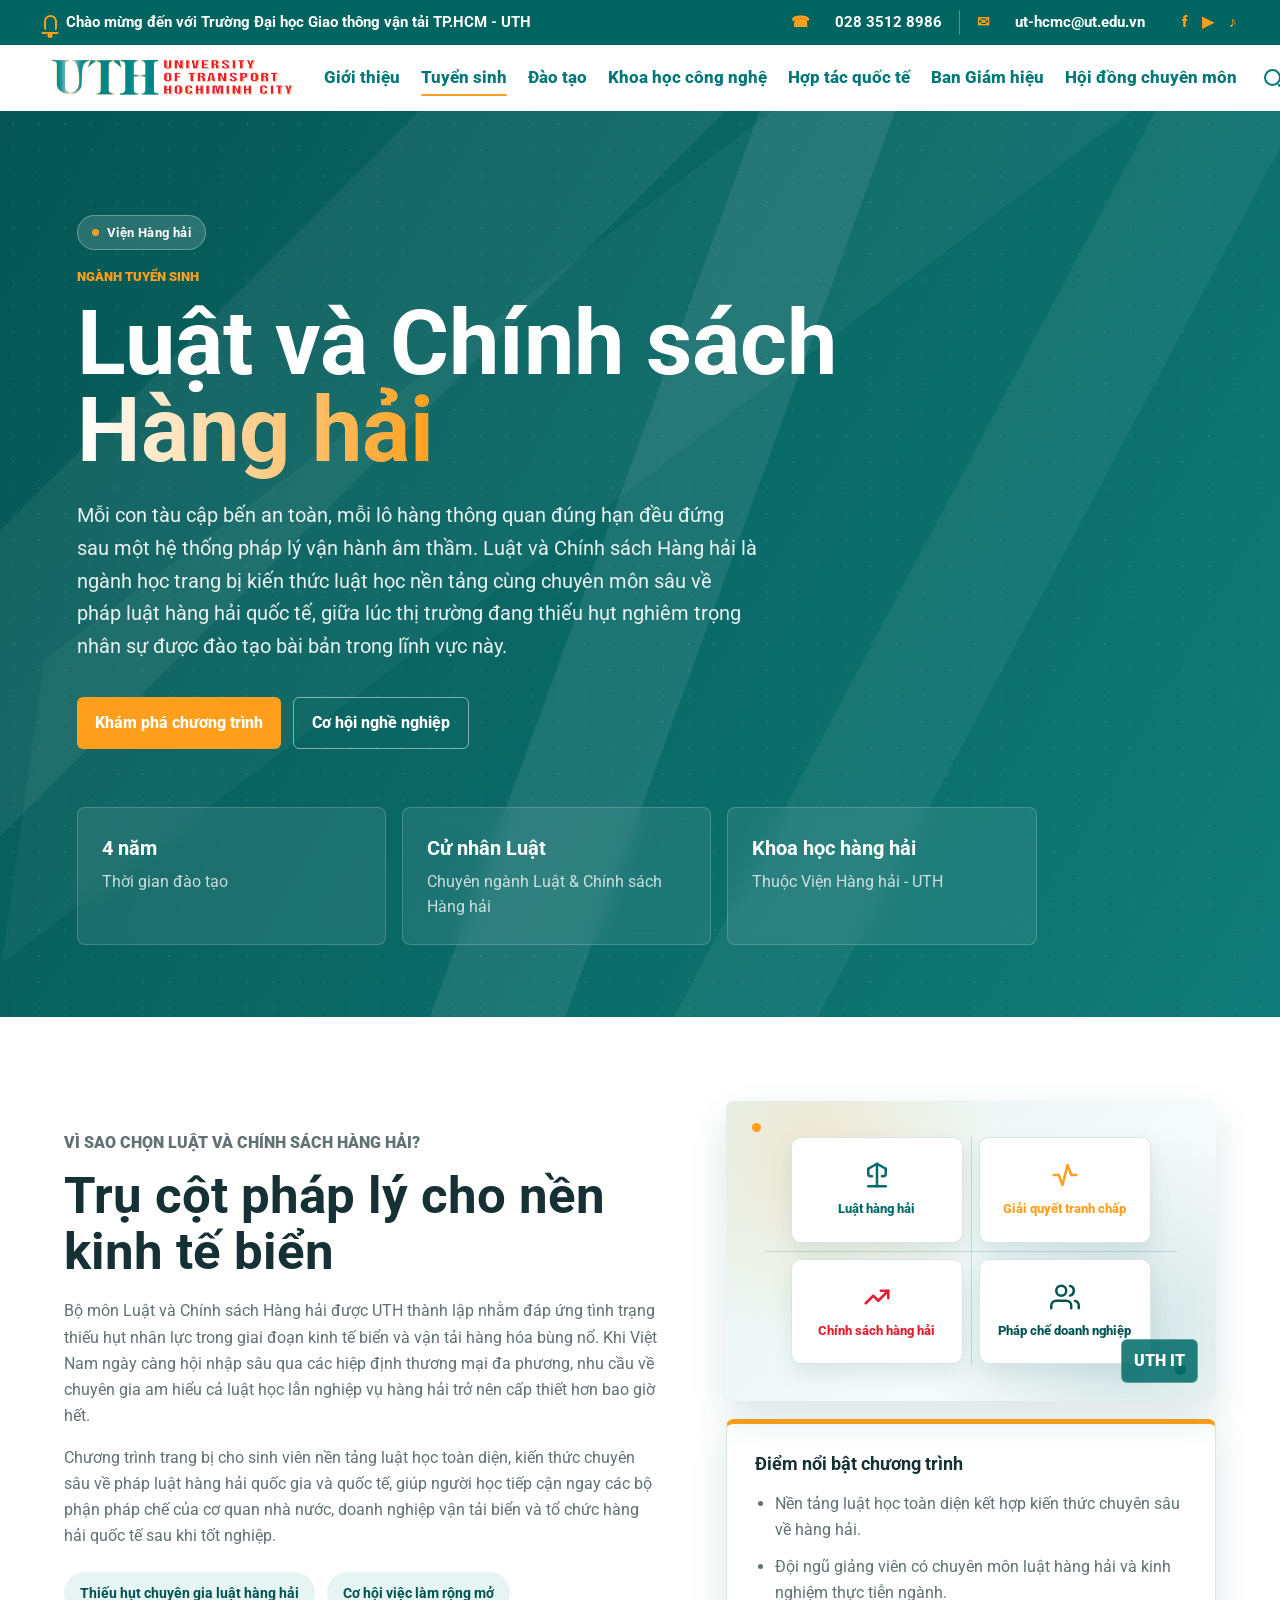
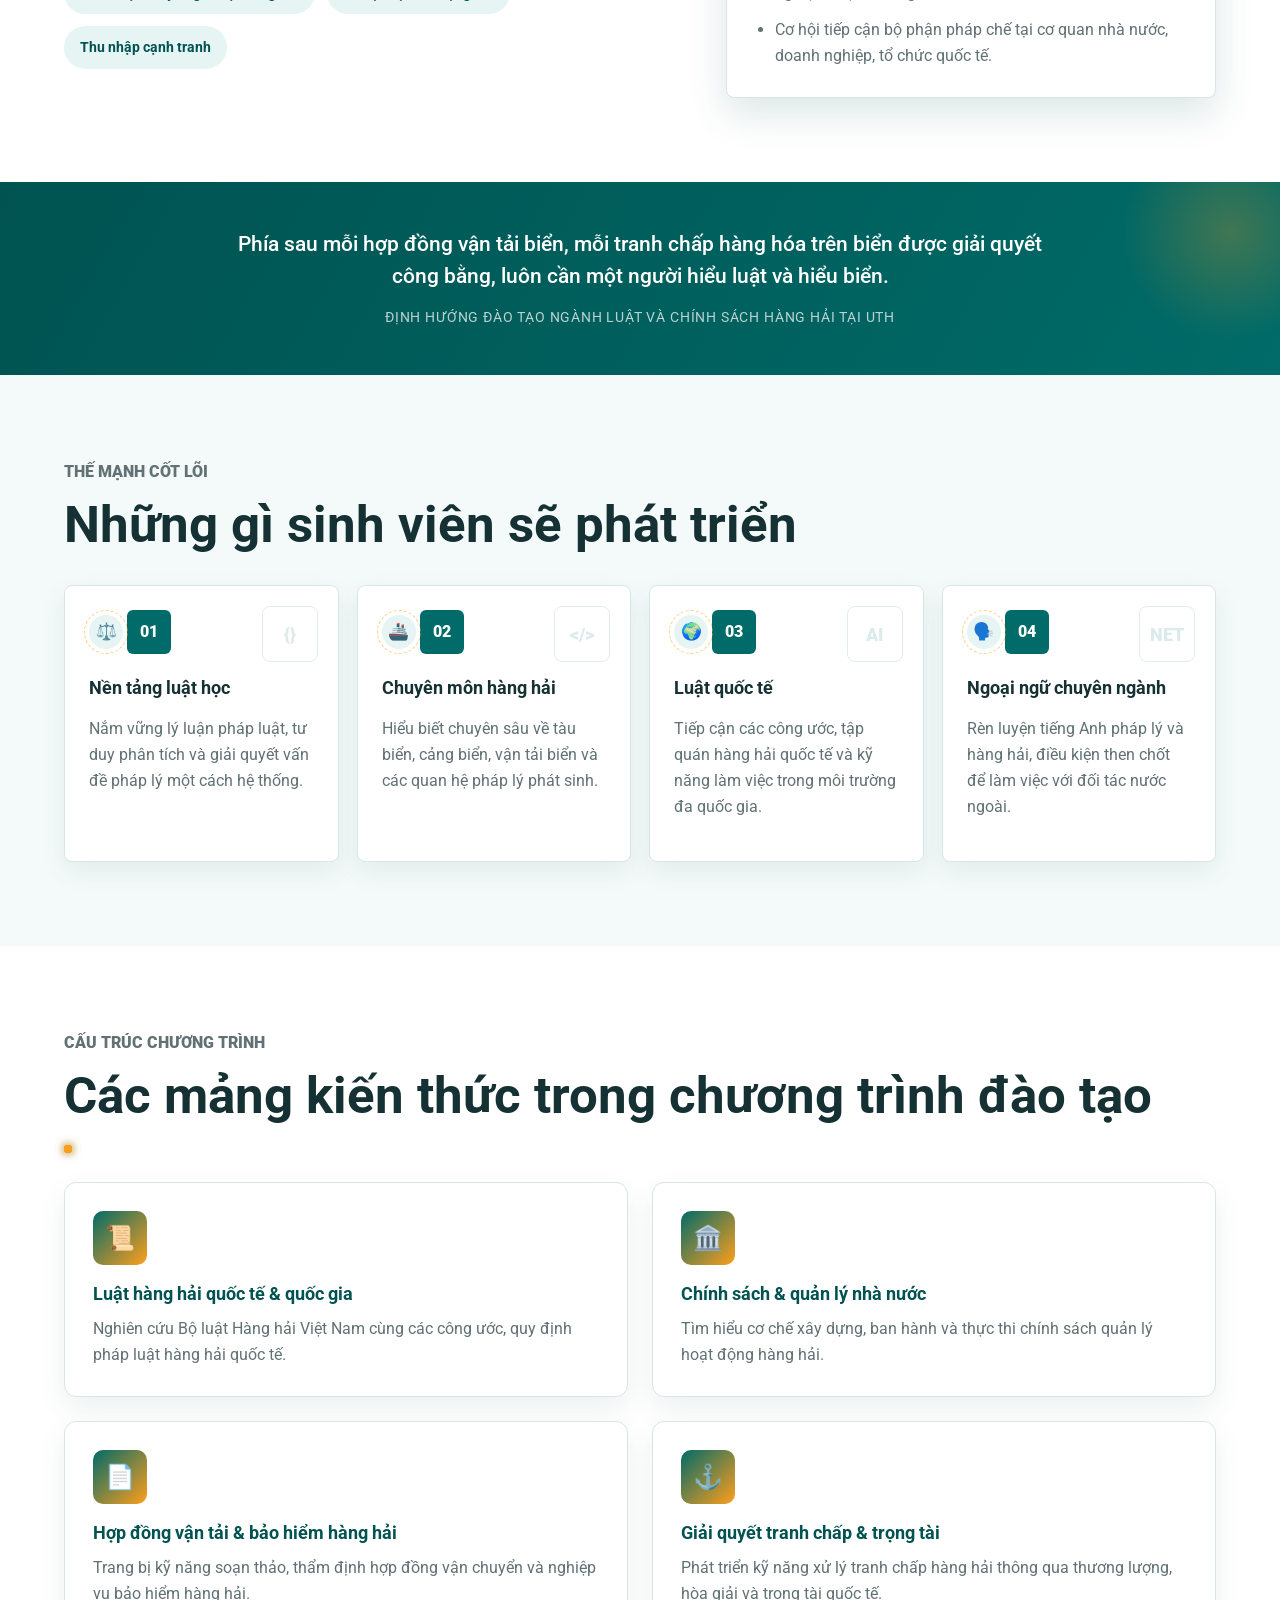
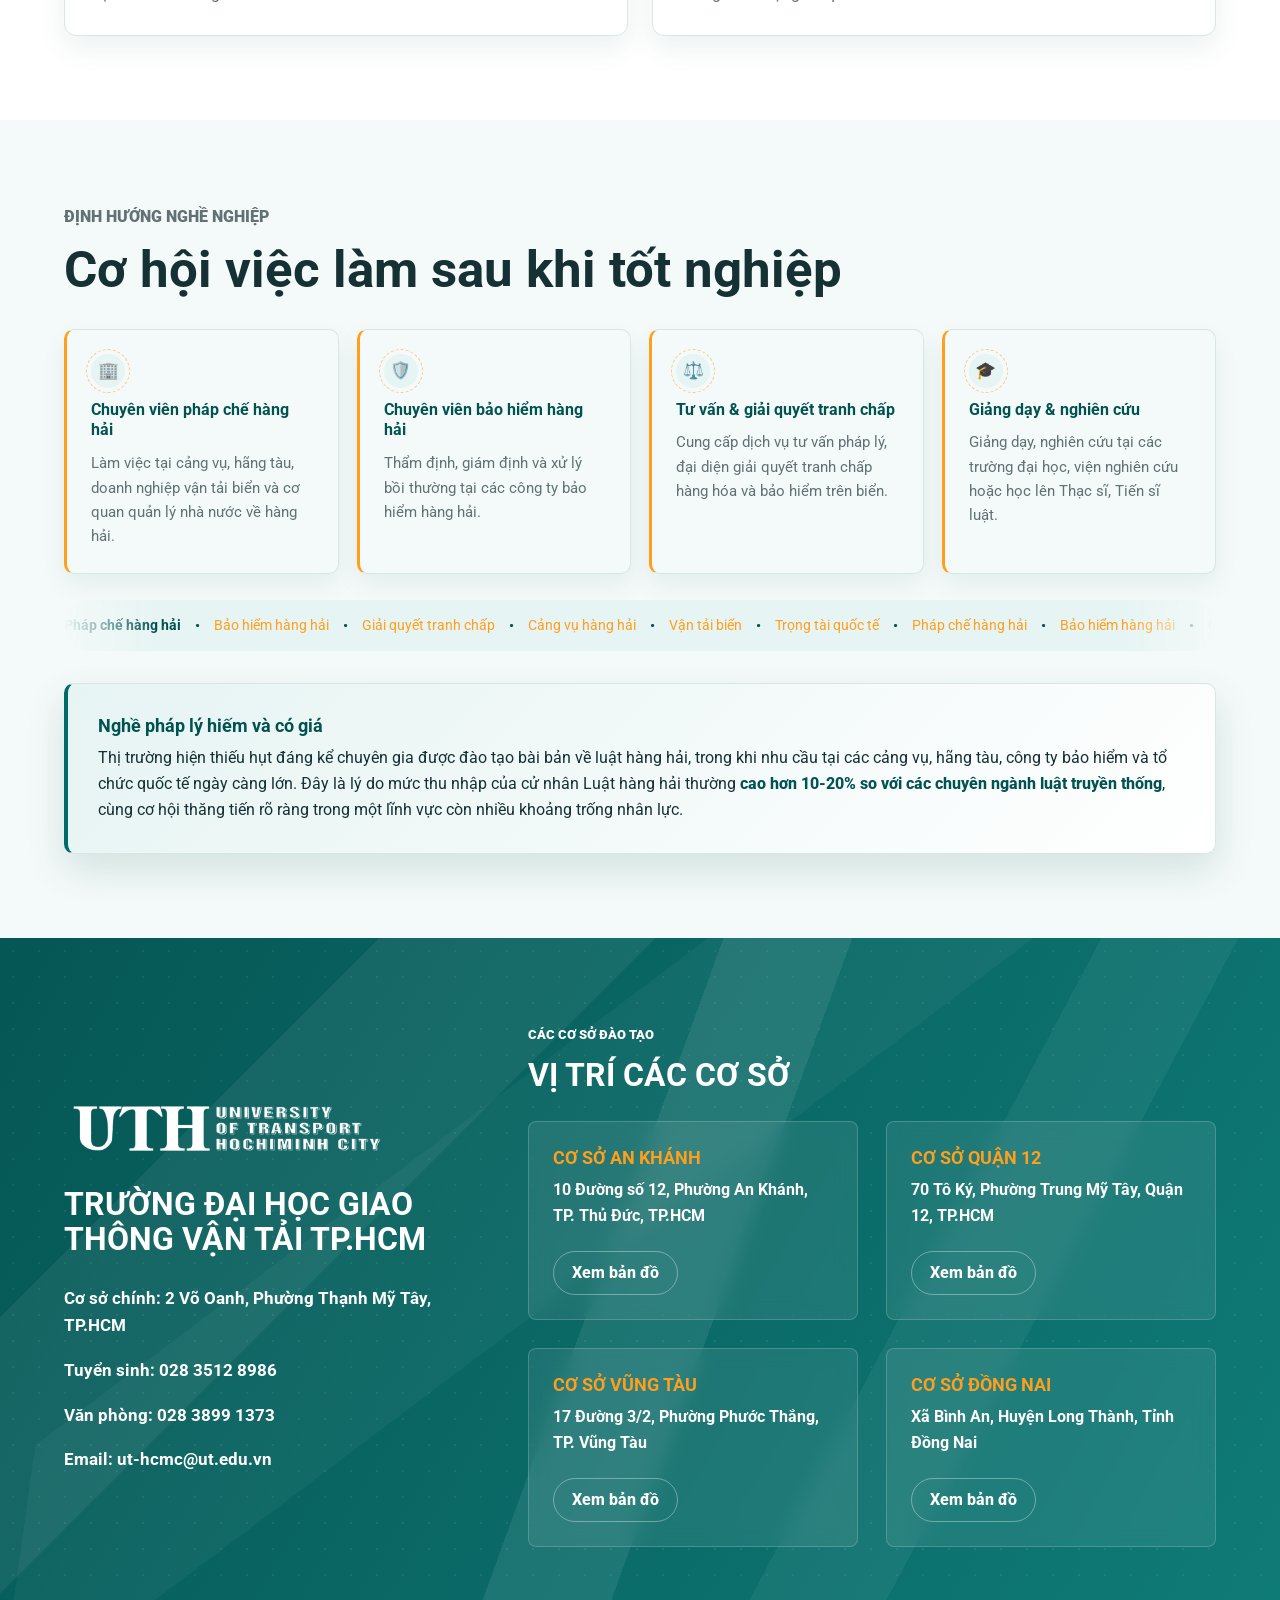
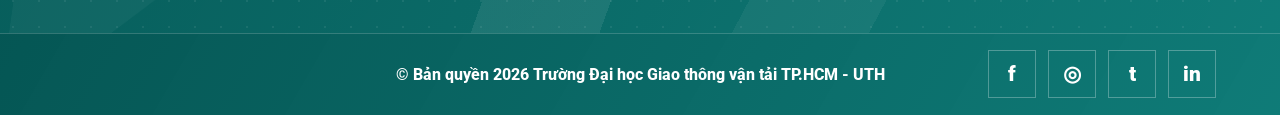
<file: LUAT&HANGHAI/index.html>
<!DOCTYPE html>
<html lang="vi">
<head>
  <meta charset="UTF-8">
  <meta name="viewport" content="width=device-width, initial-scale=1.0">
  <title>Luật và Chính sách Hàng hải - UTH</title>
  <link rel="stylesheet" href="../styles.css">
</head>
<body>
  <div class="scroll-progress" id="scrollProgress"></div>

  <div class="top-bar">
    <p><span class="bell-icon" aria-hidden="true"></span> Chào mừng đến với Trường Đại học Giao thông vận tải TP.HCM - UTH</p>
    <div class="top-actions">
      <div class="top-contact">
        <span><span class="top-icon">☎</span> 028 3512 8986</span>
        <span><span class="top-icon">✉</span> ut-hcmc@ut.edu.vn</span>
      </div>
      <div class="social-links" aria-label="Mạng xã hội">
        <a href="#" aria-label="Facebook">f</a>
        <a href="#" aria-label="YouTube">▶</a>
        <a href="#" aria-label="TikTok">♪</a>
      </div>
    </div>
  </div>

  <header class="site-header">
    <a class="brand" href="#hero" aria-label="Trường Đại học Giao thông vận tải TP.HCM">
      <img src="../Logo_UTH.png" alt="Logo UTH">
    </a>
    <nav class="main-nav" aria-label="Điều hướng chính">
      <a href="https://uttest.ut.edu.vn/ky-thuat-thiet-ke-vi-mach-va-ai-2#">Giới thiệu</a>
      <a href="https://uttest.ut.edu.vn/tuyen-sinh" class="active">Tuyển sinh</a>
      <a href="https://uttest.ut.edu.vn/ky-thuat-thiet-ke-vi-mach-va-ai-2#">Đào tạo</a>
      <a href="https://uttest.ut.edu.vn/khoa-hoc-cong-nghe">Khoa học công nghệ</a>
      <a href="https://uttest.ut.edu.vn/hop-tac-quoc-te">Hợp tác quốc tế</a>
      <a href="https://uttest.ut.edu.vn/ky-thuat-thiet-ke-vi-mach-va-ai-2#">Ban Giám hiệu</a>
      <a href="https://uttest.ut.edu.vn/ky-thuat-thiet-ke-vi-mach-va-ai-2#">Hội đồng chuyên môn</a>
    </nav>
    <button class="menu-button" type="button" aria-label="Mở menu" aria-expanded="false">
      <span></span>
      <span></span>
      <span></span>
    </button>
    <div class="header-tools">
      <button class="search-button" type="button" aria-label="Tìm kiếm"></button>
      <div class="language-switch" aria-label="Chuyển ngôn ngữ">
        <a class="active" href="#">VN</a>
        <a href="#">EN</a>
      </div>
    </div>
  </header>

  <main>
    <section class="hero uth-bg" id="hero">
      <div class="uth-bg-dots" aria-hidden="true"></div>
      <div class="hero-content">
        <span class="hero-badge">Viện Hàng hải</span>
        <p class="eyebrow">Ngành tuyển sinh</p>
        <h1>Luật và Chính sách <span class="title-shine">Hàng hải</span></h1>
        <p class="hero-lead">
          Mỗi con tàu cập bến an toàn, mỗi lô hàng thông quan đúng hạn đều đứng sau một hệ thống pháp lý vận hành âm thầm. Luật và Chính sách Hàng hải là ngành học trang bị kiến thức luật học nền tảng cùng chuyên môn sâu về pháp luật hàng hải quốc tế, giữa lúc thị trường đang thiếu hụt nghiêm trọng nhân sự được đào tạo bài bản trong lĩnh vực này.
        </p>
        <div class="hero-actions">
          <a class="primary-action" href="#program">Khám phá chương trình</a>
          <a class="secondary-action" href="#career">Cơ hội nghề nghiệp</a>
        </div>
      </div>
      <div class="hero-stats">
        <article>
          <strong>4 năm</strong>
          <span>Thời gian đào tạo</span>
        </article>
        <article>
          <strong>Cử nhân Luật</strong>
          <span>Chuyên ngành Luật &amp; Chính sách Hàng hải</span>
        </article>
        <article>
          <strong>Khoa học hàng hải</strong>
          <span>Thuộc Viện Hàng hải - UTH</span>
        </article>
      </div>
    </section>

    <section class="section intro-section" id="overview">
      <div class="section-inner split">
        <div class="reveal">
          <p class="eyebrow">Vì sao chọn Luật và Chính sách Hàng hải?</p>
          <h2>Trụ cột pháp lý cho nền kinh tế biển</h2>
          <p>
            Bộ môn Luật và Chính sách Hàng hải được UTH thành lập nhằm đáp ứng tình trạng thiếu hụt nhân lực trong giai đoạn kinh tế biển và vận tải hàng hóa bùng nổ. Khi Việt Nam ngày càng hội nhập sâu qua các hiệp định thương mại đa phương, nhu cầu về chuyên gia am hiểu cả luật học lẫn nghiệp vụ hàng hải trở nên cấp thiết hơn bao giờ hết.
          </p>
          <p>
            Chương trình trang bị cho sinh viên nền tảng luật học toàn diện, kiến thức chuyên sâu về pháp luật hàng hải quốc gia và quốc tế, giúp người học tiếp cận ngay các bộ phận pháp chế của cơ quan nhà nước, doanh nghiệp vận tải biển và tổ chức hàng hải quốc tế sau khi tốt nghiệp.
          </p>
          <div class="stat-pill-row">
            <span class="stat-pill">Thiếu hụt chuyên gia luật hàng hải</span>
            <span class="stat-pill">Cơ hội việc làm rộng mở</span>
            <span class="stat-pill">Thu nhập cạnh tranh</span>
          </div>
        </div>
        <div class="intro-stack reveal" style="transition-delay: 0.12s;">
          <figure class="intro-media">
            <div class="intro-icon-panel" aria-hidden="true">
              <div class="ip-dot ip-dot-1"></div>
              <div class="ip-dot ip-dot-2"></div>
              <div class="ip-grid">
                <div class="ip-tile ip-tile-code">
                  <svg viewBox="0 0 24 24" fill="none" stroke="currentColor" stroke-width="2" stroke-linecap="round" stroke-linejoin="round"><path d="M12 3v18"></path><path d="M5 21h14"></path><path d="M5 7l7-4 7 4"></path><path d="M5 7v4a2 2 0 0 0 2 2h1"></path><path d="M19 7v4a2 2 0 0 1-2 2h-1"></path></svg>
                  <span>Luật hàng hải</span>
                </div>
                <div class="ip-tile ip-tile-data">
                  <svg viewBox="0 0 24 24" fill="none" stroke="currentColor" stroke-width="2" stroke-linecap="round" stroke-linejoin="round"><path d="M3 12h4l3 8 4-16 3 8h4"></path></svg>
                  <span>Giải quyết tranh chấp</span>
                </div>
                <div class="ip-tile ip-tile-ai">
                  <svg viewBox="0 0 24 24" fill="none" stroke="currentColor" stroke-width="2" stroke-linecap="round" stroke-linejoin="round"><path d="M3 17l6-6 4 4 8-8"></path><path d="M15 7h6v6"></path></svg>
                  <span>Chính sách hàng hải</span>
                </div>
                <div class="ip-tile ip-tile-team">
                  <svg viewBox="0 0 24 24" fill="none" stroke="currentColor" stroke-width="2" stroke-linecap="round" stroke-linejoin="round"><path d="M17 21v-2a4 4 0 0 0-4-4H5a4 4 0 0 0-4 4v2"></path><circle cx="9" cy="7" r="4"></circle><path d="M23 21v-2a4 4 0 0 0-3-3.87"></path><path d="M16 3.13a4 4 0 0 1 0 7.75"></path></svg>
                  <span>Pháp chế doanh nghiệp</span>
                </div>
              </div>
              <div class="ip-line ip-line-h"></div>
              <div class="ip-line ip-line-v"></div>
            </div>
          </figure>
          <div class="info-card">
            <h3>Điểm nổi bật chương trình</h3>
            <ul>
              <li>Nền tảng luật học toàn diện kết hợp kiến thức chuyên sâu về hàng hải.</li>
              <li>Đội ngũ giảng viên có chuyên môn luật hàng hải và kinh nghiệm thực tiễn ngành.</li>
              <li>Cơ hội tiếp cận bộ phận pháp chế tại cơ quan nhà nước, doanh nghiệp, tổ chức quốc tế.</li>
            </ul>
          </div>
        </div>
      </div>
    </section>

    <div class="quote-strip">
      <div class="quote-strip-inner reveal">
        <p>Phía sau mỗi hợp đồng vận tải biển, mỗi tranh chấp hàng hóa trên biển được giải quyết công bằng, luôn cần một người hiểu luật và hiểu biển.</p>
        <span>Định hướng đào tạo ngành Luật và Chính sách Hàng hải tại UTH</span>
      </div>
    </div>

    <section class="section section-light">
      <div class="section-inner">
        <p class="eyebrow">Thế mạnh cốt lõi</p>
        <h2>Những gì sinh viên sẽ phát triển</h2>
        <div class="feature-grid stagger">
          <article class="feature-card reveal">
            <span class="icon-ring">⚖️</span>
            <span class="feature-icon">01</span>
            <h3>Nền tảng luật học</h3>
            <p>Nắm vững lý luận pháp luật, tư duy phân tích và giải quyết vấn đề pháp lý một cách hệ thống.</p>
          </article>
          <article class="feature-card reveal">
            <span class="icon-ring">🚢</span>
            <span class="feature-icon">02</span>
            <h3>Chuyên môn hàng hải</h3>
            <p>Hiểu biết chuyên sâu về tàu biển, cảng biển, vận tải biển và các quan hệ pháp lý phát sinh.</p>
          </article>
          <article class="feature-card reveal">
            <span class="icon-ring">🌍</span>
            <span class="feature-icon">03</span>
            <h3>Luật quốc tế</h3>
            <p>Tiếp cận các công ước, tập quán hàng hải quốc tế và kỹ năng làm việc trong môi trường đa quốc gia.</p>
          </article>
          <article class="feature-card reveal">
            <span class="icon-ring">🗣️</span>
            <span class="feature-icon">04</span>
            <h3>Ngoại ngữ chuyên ngành</h3>
            <p>Rèn luyện tiếng Anh pháp lý và hàng hải, điều kiện then chốt để làm việc với đối tác nước ngoài.</p>
          </article>
        </div>
      </div>
    </section>

    <section class="section" id="program">
      <div class="section-inner">
        <p class="eyebrow">Cấu trúc chương trình</p>
        <h2>Các mảng kiến thức trong chương trình đào tạo</h2>
        <div class="program-flow" aria-hidden="true">
          <svg viewBox="0 0 400 4" preserveAspectRatio="none">
            <line x1="0" y1="2" x2="400" y2="2" stroke="url(#flowGrad)" stroke-width="2" stroke-dasharray="6 6" class="flow-line"></line>
            <defs>
              <linearGradient id="flowGrad" x1="0" y1="0" x2="1" y2="0">
                <stop offset="0%" stop-color="var(--uth-teal)"></stop>
                <stop offset="100%" stop-color="var(--uth-orange)"></stop>
              </linearGradient>
            </defs>
          </svg>
          <span class="flow-dot"></span>
          <span class="flow-dot"></span>
          <span class="flow-dot"></span>
        </div>
        <div class="program-grid">
          <article class="program-card reveal">
            <div class="icon-box">📜</div>
            <h3>Luật hàng hải quốc tế &amp; quốc gia</h3>
            <p>Nghiên cứu Bộ luật Hàng hải Việt Nam cùng các công ước, quy định pháp luật hàng hải quốc tế.</p>
          </article>
          <article class="program-card reveal">
            <div class="icon-box">🏛️</div>
            <h3>Chính sách &amp; quản lý nhà nước</h3>
            <p>Tìm hiểu cơ chế xây dựng, ban hành và thực thi chính sách quản lý hoạt động hàng hải.</p>
          </article>
          <article class="program-card reveal">
            <div class="icon-box">📄</div>
            <h3>Hợp đồng vận tải &amp; bảo hiểm hàng hải</h3>
            <p>Trang bị kỹ năng soạn thảo, thẩm định hợp đồng vận chuyển và nghiệp vụ bảo hiểm hàng hải.</p>
          </article>
          <article class="program-card reveal">
            <div class="icon-box">⚓</div>
            <h3>Giải quyết tranh chấp &amp; trọng tài</h3>
            <p>Phát triển kỹ năng xử lý tranh chấp hàng hải thông qua thương lượng, hòa giải và trọng tài quốc tế.</p>
          </article>
        </div>
      </div>
    </section>

    <section class="section section-light" id="career">
      <div class="section-inner">
        <p class="eyebrow">Định hướng nghề nghiệp</p>
        <h2>Cơ hội việc làm sau khi tốt nghiệp</h2>
        <div class="career-grid">
          <article class="career-card reveal">
            <span class="icon-ring">🏢</span>
            <h3>Chuyên viên pháp chế hàng hải</h3>
            <p>Làm việc tại cảng vụ, hãng tàu, doanh nghiệp vận tải biển và cơ quan quản lý nhà nước về hàng hải.</p>
          </article>
          <article class="career-card reveal">
            <span class="icon-ring">🛡️</span>
            <h3>Chuyên viên bảo hiểm hàng hải</h3>
            <p>Thẩm định, giám định và xử lý bồi thường tại các công ty bảo hiểm hàng hải.</p>
          </article>
          <article class="career-card reveal">
            <span class="icon-ring">⚖️</span>
            <h3>Tư vấn &amp; giải quyết tranh chấp</h3>
            <p>Cung cấp dịch vụ tư vấn pháp lý, đại diện giải quyết tranh chấp hàng hóa và bảo hiểm trên biển.</p>
          </article>
          <article class="career-card reveal">
            <span class="icon-ring">🎓</span>
            <h3>Giảng dạy &amp; nghiên cứu</h3>
            <p>Giảng dạy, nghiên cứu tại các trường đại học, viện nghiên cứu hoặc học lên Thạc sĩ, Tiến sĩ luật.</p>
          </article>
        </div>

        <div class="marquee" aria-hidden="true">
          <div class="marquee-track">
            <span>Pháp chế hàng hải</span><span>•</span>
            <span>Bảo hiểm hàng hải</span><span>•</span>
            <span>Giải quyết tranh chấp</span><span>•</span>
            <span>Cảng vụ hàng hải</span><span>•</span>
            <span>Vận tải biển</span><span>•</span>
            <span>Trọng tài quốc tế</span><span>•</span>
            <span>Pháp chế hàng hải</span><span>•</span>
            <span>Bảo hiểm hàng hải</span><span>•</span>
            <span>Giải quyết tranh chấp</span><span>•</span>
            <span>Cảng vụ hàng hải</span><span>•</span>
            <span>Vận tải biển</span><span>•</span>
            <span>Trọng tài quốc tế</span><span>•</span>
          </div>
        </div>

        <div class="highlight-box reveal" style="margin-top: 32px;">
          <h3>Nghề pháp lý hiếm và có giá</h3>
          <p>
            Thị trường hiện thiếu hụt đáng kể chuyên gia được đào tạo bài bản về luật hàng hải, trong khi nhu cầu tại các cảng vụ, hãng tàu, công ty bảo hiểm và tổ chức quốc tế ngày càng lớn. Đây là lý do mức thu nhập của cử nhân Luật hàng hải thường <span class="highlight-strong">cao hơn 10-20% so với các chuyên ngành luật truyền thống</span>, cùng cơ hội thăng tiến rõ ràng trong một lĩnh vực còn nhiều khoảng trống nhân lực.
          </p>
        </div>
      </div>
    </section>

    <section class="campus uth-bg" id="campus">
      <div class="uth-bg-dots" aria-hidden="true"></div>
      <div class="campus-inner">
        <div class="school-info">
          <img src="../Logo_UTH.png" alt="Logo UTH">
          <h2>Trường Đại học Giao thông vận tải TP.HCM</h2>
          <ul>
            <li><strong>Cơ sở chính:</strong> 2 Võ Oanh, Phường Thạnh Mỹ Tây, TP.HCM</li>
            <li><strong>Tuyển sinh:</strong> 028 3512 8986</li>
            <li><strong>Văn phòng:</strong> 028 3899 1373</li>
            <li><strong>Email:</strong> ut-hcmc@ut.edu.vn</li>
          </ul>
        </div>

        <div class="campus-list">
          <p class="eyebrow">Các cơ sở đào tạo</p>
          <h2>Vị trí các cơ sở</h2>
          <div class="campus-grid">
            <article>
              <h3>Cơ sở An Khánh</h3>
              <p>10 Đường số 12, Phường An Khánh, TP. Thủ Đức, TP.HCM</p>
              <a href="https://maps.google.com" target="_blank" rel="noreferrer">Xem bản đồ</a>
            </article>
            <article>
              <h3>Cơ sở Quận 12</h3>
              <p>70 Tô Ký, Phường Trung Mỹ Tây, Quận 12, TP.HCM</p>
              <a href="https://maps.google.com" target="_blank" rel="noreferrer">Xem bản đồ</a>
            </article>
            <article>
              <h3>Cơ sở Vũng Tàu</h3>
              <p>17 Đường 3/2, Phường Phước Thắng, TP. Vũng Tàu</p>
              <a href="https://maps.google.com" target="_blank" rel="noreferrer">Xem bản đồ</a>
            </article>
            <article>
              <h3>Cơ sở Đồng Nai</h3>
              <p>Xã Bình An, Huyện Long Thành, Tỉnh Đồng Nai</p>
              <a href="https://maps.google.com" target="_blank" rel="noreferrer">Xem bản đồ</a>
            </article>
          </div>
        </div>
      </div>
    </section>
  </main>

  <footer class="site-footer">
    <p>© Bản quyền 2026 Trường Đại học Giao thông vận tải TP.HCM - UTH</p>
    <div class="footer-social" aria-label="Mạng xã hội">
      <a href="#" aria-label="Facebook">f</a>
      <a href="#" aria-label="Instagram">◎</a>
      <a href="#" aria-label="Twitter">t</a>
      <a href="#" aria-label="LinkedIn">in</a>
    </div>
    <a class="back-to-top" href="#hero" aria-label="Về đầu trang">
      <svg class="btt-progress" viewBox="0 0 60 60" aria-hidden="true">
        <circle class="btt-progress-track" cx="30" cy="30" r="27"></circle>
        <circle class="btt-progress-bar" cx="30" cy="30" r="27"></circle>
      </svg>
      <svg class="btt-chevron" viewBox="0 0 24 24" fill="none" stroke="currentColor" stroke-width="2.4" stroke-linecap="round" stroke-linejoin="round">
        <polyline points="6 15 12 9 18 15"></polyline>
        <polyline points="6 11 12 5 18 11"></polyline>
      </svg>
      <span class="btt-blob" aria-hidden="true"></span>
    </a>
  </footer>

  <script src="../script.js"></script>
</body>
</html>
</file>
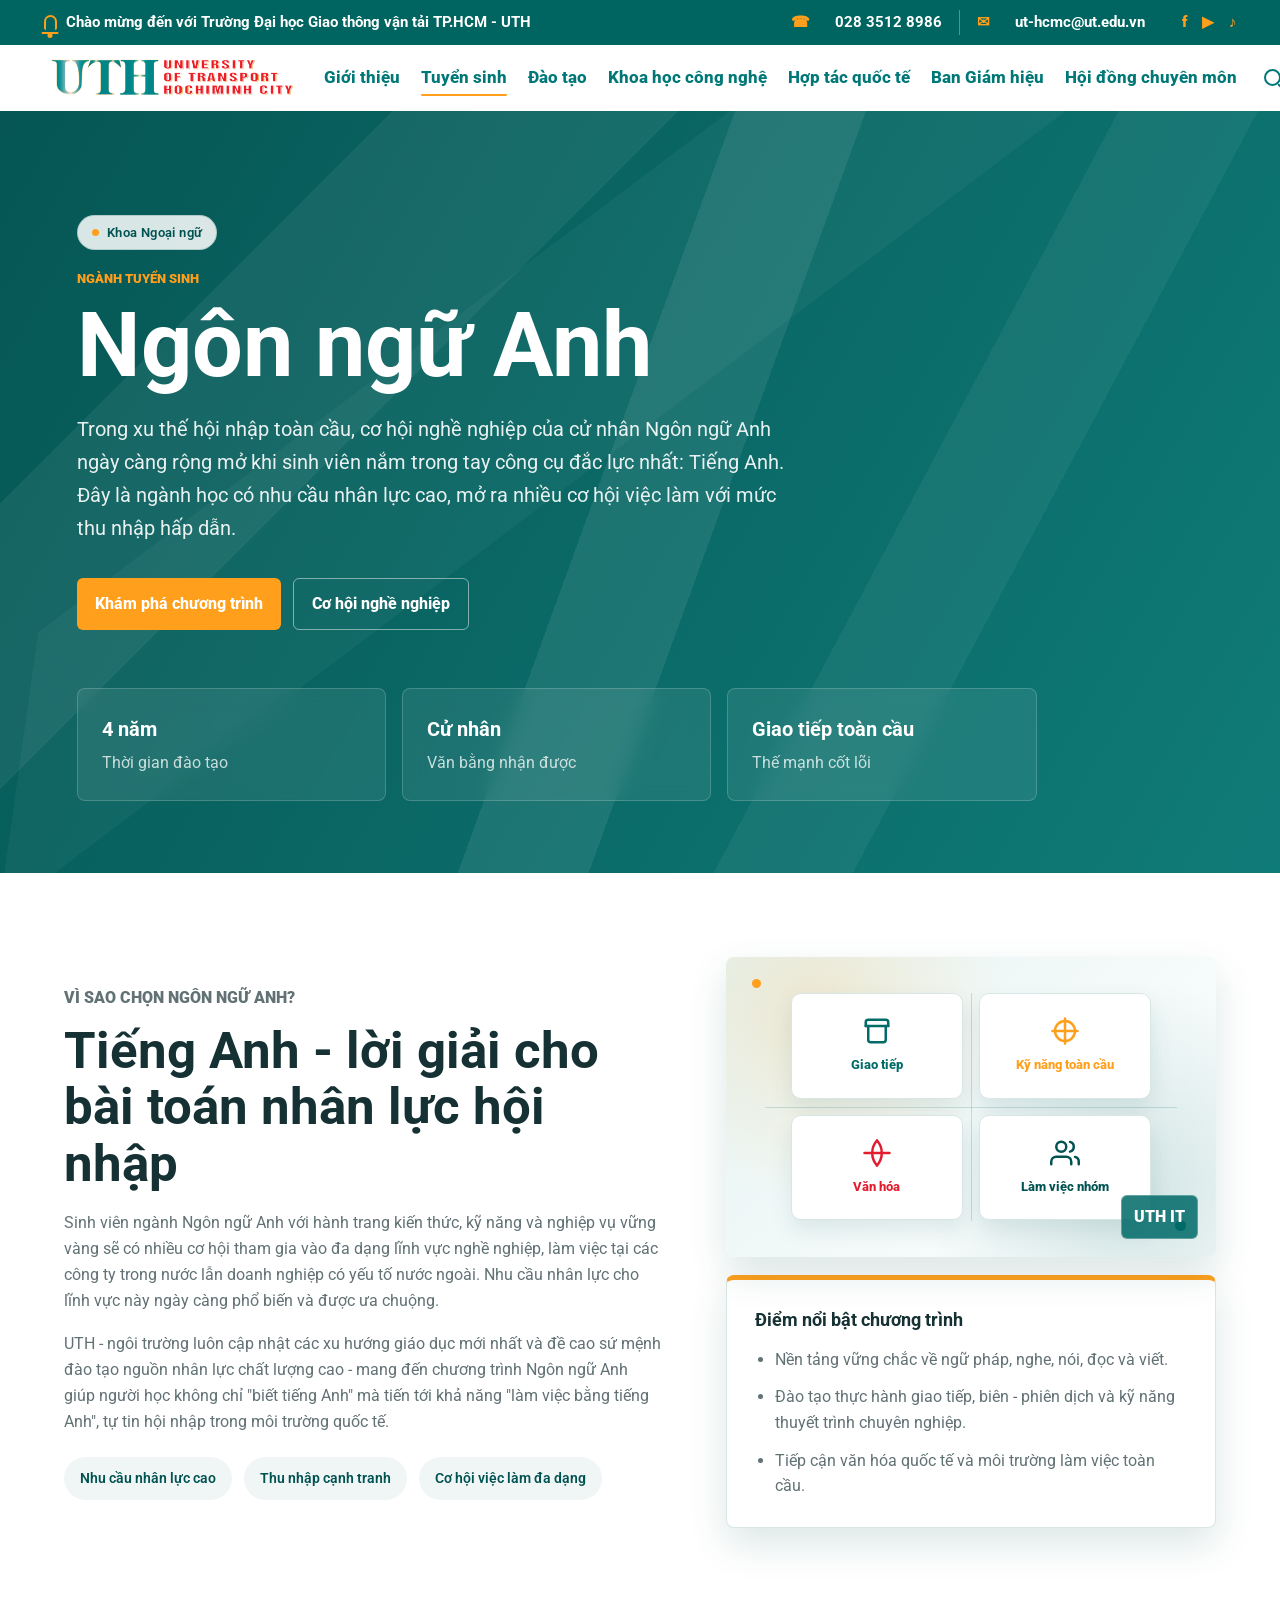
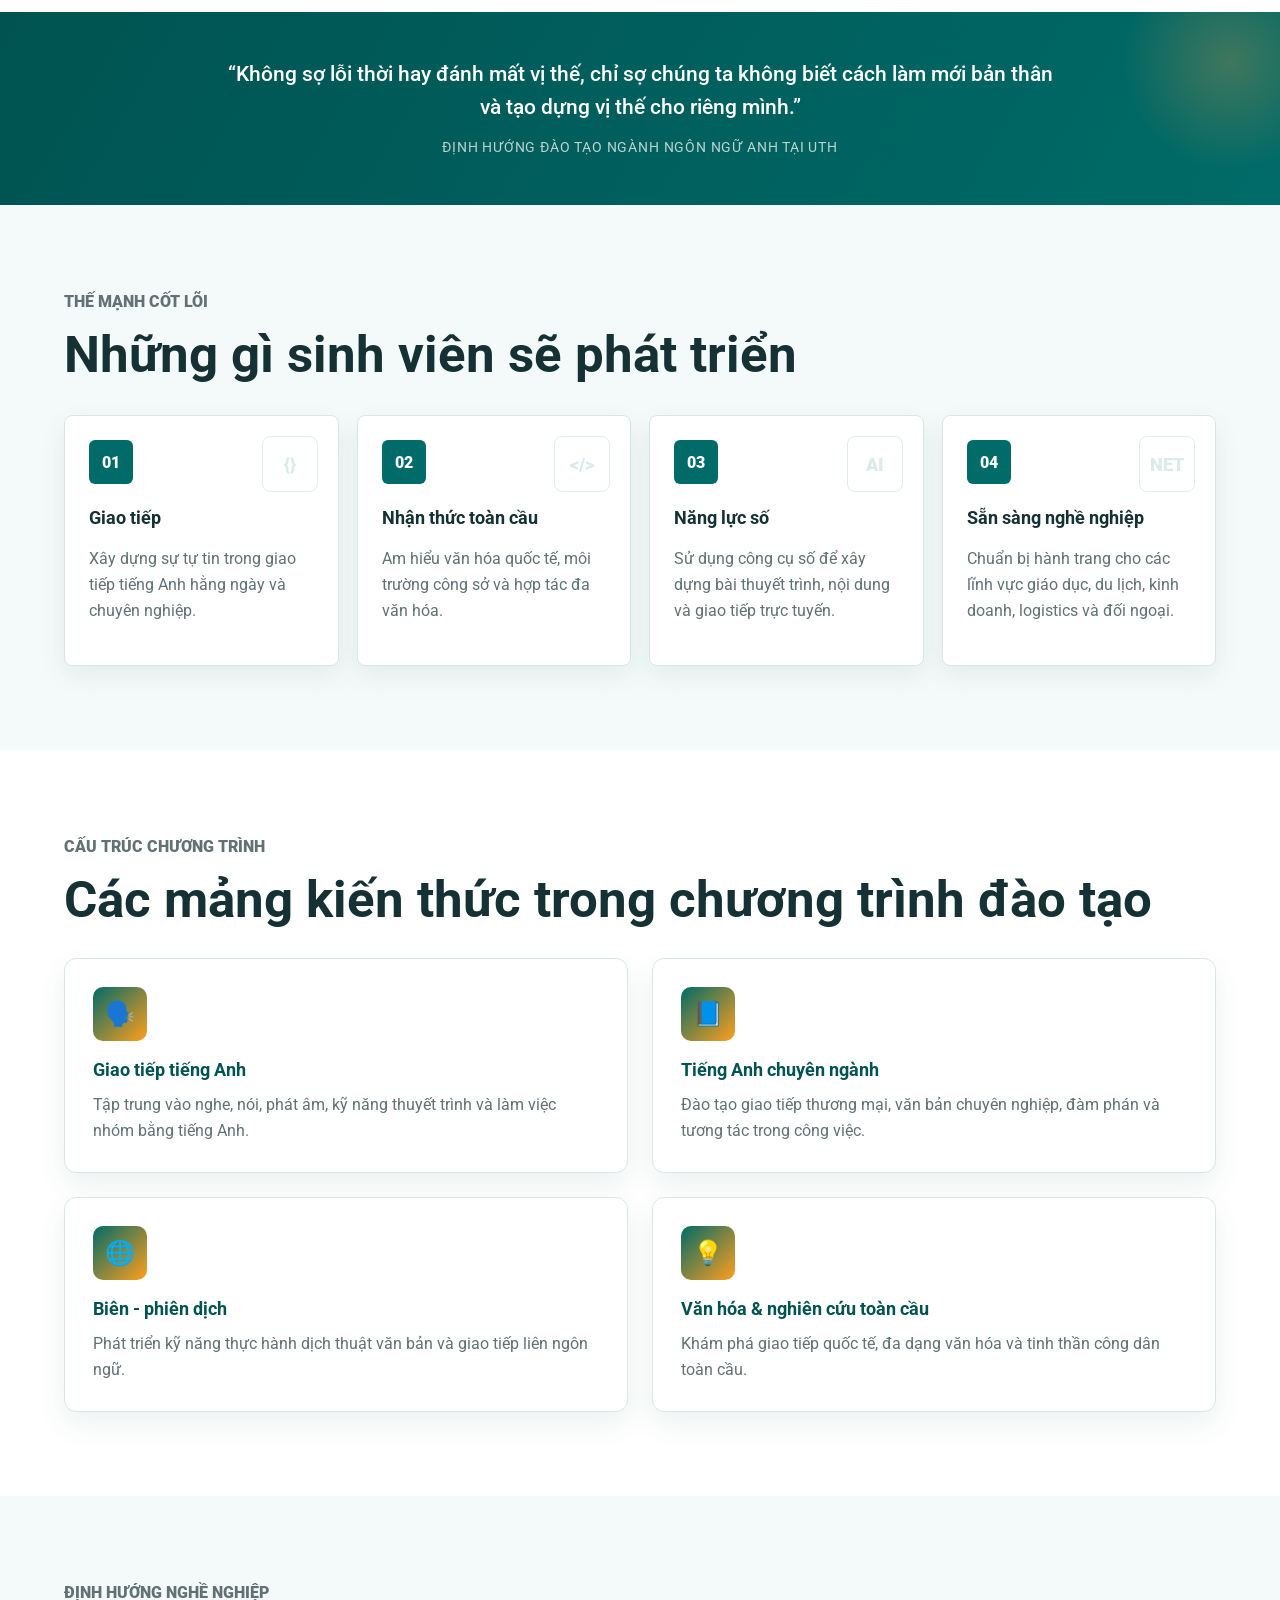
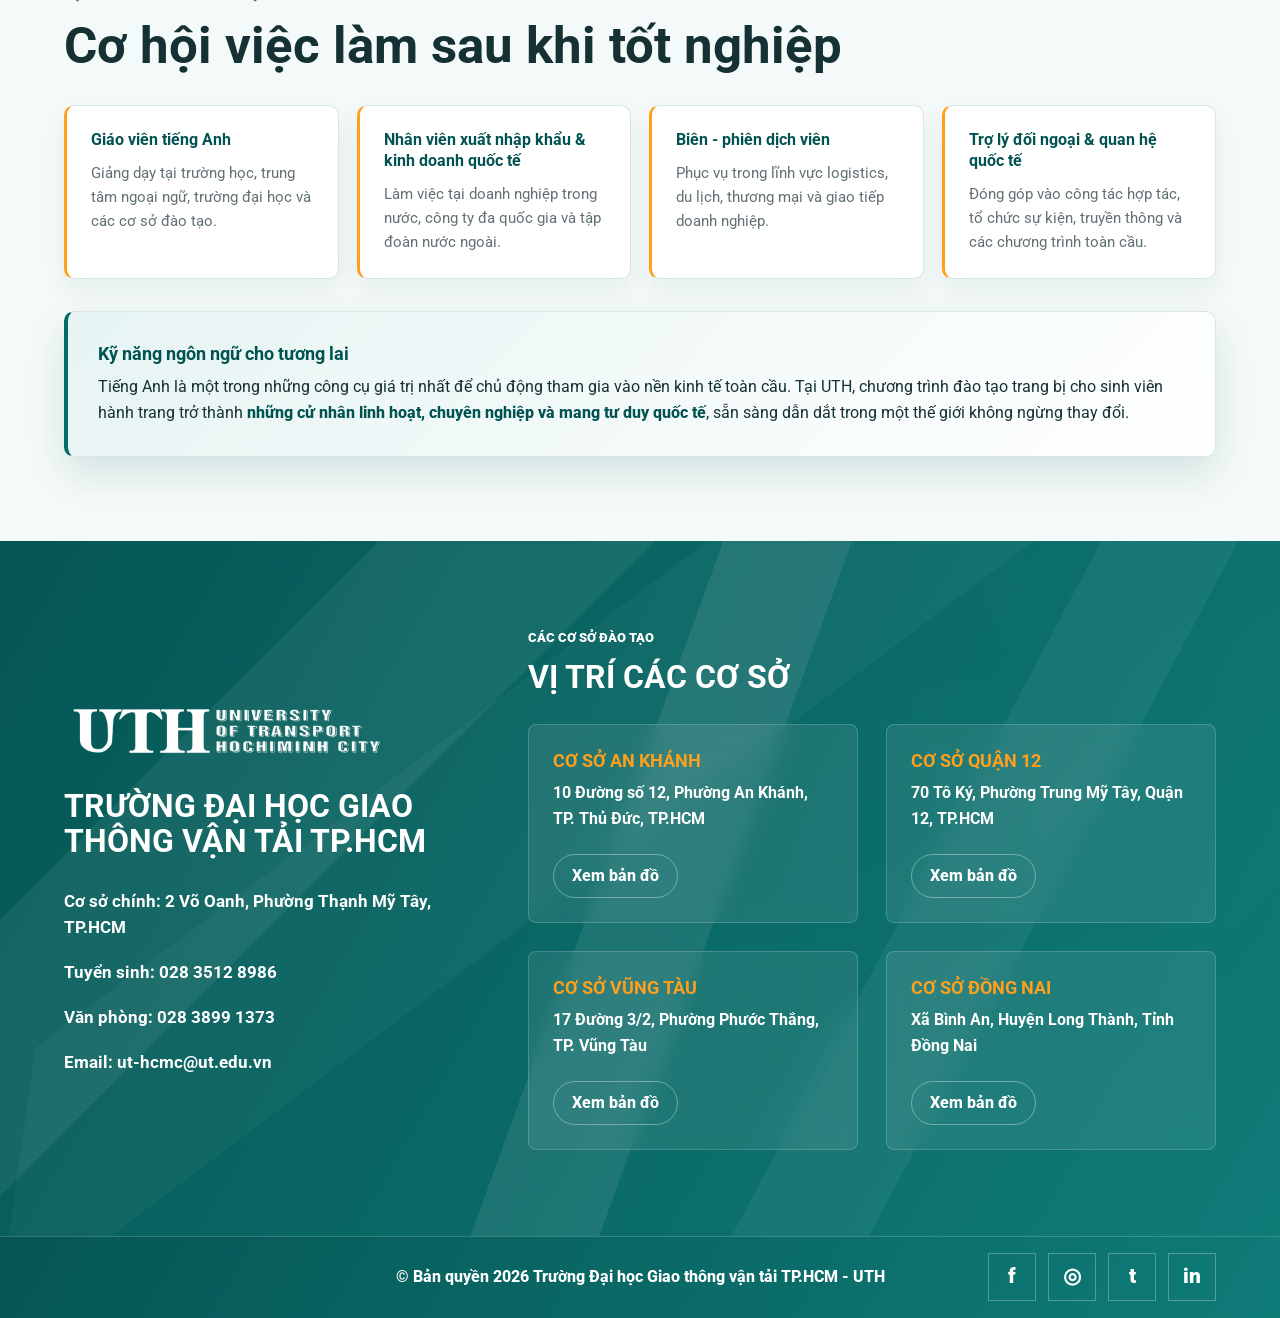
<file: NGONNGUANH/index.html>
<!DOCTYPE html>
<html lang="vi">
<head>
  <meta charset="UTF-8">
  <meta name="viewport" content="width=device-width, initial-scale=1.0">
  <title>Ngành Ngôn ngữ Anh - UTH</title>
  <link rel="stylesheet" href="../styles.css">
  <style>
    @keyframes floatSoft {
      0%, 100% { transform: translateY(0); }
      50% { transform: translateY(-8px); }
    }

    @keyframes fadeUp {
      from { opacity: 0; transform: translateY(16px); }
      to { opacity: 1; transform: translateY(0); }
    }

    .hero .hero-lead {
      max-width: 720px;
    }

    .hero-badge {
      display: inline-flex;
      align-items: center;
      gap: 8px;
      padding: 6px 14px;
      margin-bottom: 18px;
      font-size: 0.82rem;
      font-weight: 600;
      letter-spacing: 0.03em;
      color: var(--uth-teal-dark);
      background: rgba(255, 255, 255, 0.85);
      border: 1px solid rgba(0, 83, 81, 0.18);
      border-radius: 999px;
    }

    .hero-badge::before {
      content: "";
      width: 7px;
      height: 7px;
      background: var(--uth-orange);
      border-radius: 50%;
    }

    .feature-grid {
      grid-template-columns: repeat(4, minmax(0, 1fr));
    }

    /* --- Quote / thesis strip --- */
    .thesis-strip {
      position: relative;
      padding: 46px 0;
      background: linear-gradient(120deg, var(--uth-teal-dark), var(--uth-teal));
      overflow: hidden;
    }

    .thesis-strip::after {
      content: "";
      position: absolute;
      right: -60px;
      top: -60px;
      width: 220px;
      height: 220px;
      background: radial-gradient(circle, rgba(255, 159, 67, 0.25), transparent 70%);
    }

    .thesis-inner {
      position: relative;
      max-width: 880px;
      margin: 0 auto;
      padding: 0 24px;
      text-align: center;
    }

    .thesis-inner p {
      margin: 0;
      color: #ffffff;
      font-size: 1.32rem;
      line-height: 1.55;
      font-weight: 500;
    }

    .thesis-inner span {
      display: block;
      margin-top: 14px;
      color: rgba(255, 255, 255, 0.72);
      font-size: 0.85rem;
      letter-spacing: 0.06em;
      text-transform: uppercase;
    }

    /* --- Program cards --- */
    .program-grid {
      display: grid;
      grid-template-columns: repeat(2, minmax(0, 1fr));
      gap: 24px;
      margin-top: 30px;
    }

    .program-card {
      position: relative;
      padding: 28px;
      background: #ffffff;
      border: 1px solid var(--line);
      border-radius: 12px;
      box-shadow: 0 12px 28px rgba(0, 83, 81, 0.08);
      transition: transform 0.28s ease, box-shadow 0.28s ease;
      animation: fadeUp 0.5s ease both;
    }

    .program-card:hover {
      transform: translateY(-6px);
      box-shadow: 0 20px 36px rgba(0, 83, 81, 0.14);
    }

    .program-card .icon-box {
      display: inline-grid;
      width: 54px;
      height: 54px;
      place-items: center;
      margin-bottom: 18px;
      color: #ffffff;
      background: linear-gradient(135deg, var(--uth-teal), var(--uth-orange));
      border-radius: 10px;
      font-size: 1.5rem;
      animation: floatSoft 3.2s ease-in-out infinite;
    }

    .program-card h3 {
      color: var(--uth-teal-dark);
      margin-bottom: 10px;
      font-size: 1.12rem;
    }

    .program-card p {
      margin: 0;
      color: var(--muted);
    }

    /* --- Career cards --- */
    .career-grid {
      display: grid;
      grid-template-columns: repeat(4, minmax(0, 1fr));
      gap: 18px;
      margin-top: 30px;
    }

    .career-card {
      padding: 24px;
      background: var(--paper);
      border: 1px solid var(--line);
      border-left: 3px solid var(--uth-orange);
      border-radius: 10px;
      box-shadow: 0 10px 24px rgba(0, 83, 81, 0.07);
      transition: transform 0.24s ease, box-shadow 0.24s ease;
    }

    .career-card:hover {
      transform: translateY(-4px);
      box-shadow: 0 16px 30px rgba(0, 83, 81, 0.12);
    }

    .career-card h3 {
      color: var(--uth-teal-dark);
      margin-bottom: 10px;
      font-size: 1.02rem;
    }

    .career-card p {
      margin: 0;
      color: var(--muted);
      font-size: 0.95rem;
    }

    /* --- Stat pills inside intro --- */
    .stat-pill-row {
      display: flex;
      flex-wrap: wrap;
      gap: 12px;
      margin-top: 22px;
    }

    .stat-pill {
      padding: 10px 16px;
      font-size: 0.88rem;
      font-weight: 600;
      color: var(--uth-teal-dark);
      background: rgba(0, 83, 81, 0.06);
      border-radius: 999px;
    }

    @media (max-width: 980px) {
      .feature-grid,
      .career-grid,
      .program-grid {
        grid-template-columns: repeat(2, minmax(0, 1fr));
      }
      .thesis-inner p { font-size: 1.12rem; }
    }

    @media (max-width: 640px) {
      .feature-grid,
      .career-grid,
      .program-grid {
        grid-template-columns: 1fr;
      }
    }
  </style>
</head>
<body>
  <div class="top-bar">
    <p><span class="bell-icon" aria-hidden="true"></span> Chào mừng đến với Trường Đại học Giao thông vận tải TP.HCM - UTH</p>
    <div class="top-actions">
      <div class="top-contact">
        <span><span class="top-icon">☎</span> 028 3512 8986</span>
        <span><span class="top-icon">✉</span> ut-hcmc@ut.edu.vn</span>
      </div>
      <div class="social-links" aria-label="Mạng xã hội">
        <a href="#" aria-label="Facebook">f</a>
        <a href="#" aria-label="YouTube">▶</a>
        <a href="#" aria-label="TikTok">♪</a>
      </div>
    </div>
  </div>

  <header class="site-header">
    <a class="brand" href="#hero" aria-label="Trường Đại học Giao thông vận tải TP.HCM">
      <img src="../Logo_UTH.png" alt="Logo UTH">
    </a>
    <nav class="main-nav" aria-label="Điều hướng chính">
      <a href="https://uttest.ut.edu.vn/ky-thuat-thiet-ke-vi-mach-va-ai-2#">Giới thiệu</a>
      <a href="https://uttest.ut.edu.vn/tuyen-sinh" class="active">Tuyển sinh</a>
      <a href="https://uttest.ut.edu.vn/ky-thuat-thiet-ke-vi-mach-va-ai-2#">Đào tạo</a>
      <a href="https://uttest.ut.edu.vn/khoa-hoc-cong-nghe">Khoa học công nghệ</a>
      <a href="https://uttest.ut.edu.vn/hop-tac-quoc-te">Hợp tác quốc tế</a>
      <a href="https://uttest.ut.edu.vn/ky-thuat-thiet-ke-vi-mach-va-ai-2#">Ban Giám hiệu</a>
      <a href="https://uttest.ut.edu.vn/ky-thuat-thiet-ke-vi-mach-va-ai-2#">Hội đồng chuyên môn</a>
    </nav>
    <button class="menu-button" type="button" aria-label="Mở menu" aria-expanded="false">
      <span></span>
      <span></span>
      <span></span>
    </button>
    <div class="header-tools">
      <button class="search-button" type="button" aria-label="Tìm kiếm"></button>
      <div class="language-switch" aria-label="Chuyển ngôn ngữ">
        <a class="active" href="#">VN</a>
        <a href="#">EN</a>
      </div>
    </div>
  </header>

  <main>
    <section class="hero uth-bg" id="hero">
      <div class="hero-content">
        <span class="hero-badge">Khoa Ngoại ngữ</span>
        <p class="eyebrow">Ngành tuyển sinh</p>
        <h1>Ngôn ngữ Anh</h1>
        <p class="hero-lead">
          Trong xu thế hội nhập toàn cầu, cơ hội nghề nghiệp của cử nhân Ngôn ngữ Anh ngày càng rộng mở khi sinh viên nắm trong tay công cụ đắc lực nhất: Tiếng Anh. Đây là ngành học có nhu cầu nhân lực cao, mở ra nhiều cơ hội việc làm với mức thu nhập hấp dẫn.
        </p>
        <div class="hero-actions">
          <a class="primary-action" href="#program">Khám phá chương trình</a>
          <a class="secondary-action" href="#career">Cơ hội nghề nghiệp</a>
        </div>
      </div>
      <div class="hero-stats">
        <article>
          <strong>4 năm</strong>
          <span>Thời gian đào tạo</span>
        </article>
        <article>
          <strong>Cử nhân</strong>
          <span>Văn bằng nhận được</span>
        </article>
        <article>
          <strong>Giao tiếp toàn cầu</strong>
          <span>Thế mạnh cốt lõi</span>
        </article>
      </div>
    </section>

    <section class="section intro-section" id="overview">
      <div class="section-inner split">
        <div>
          <p class="eyebrow">Vì sao chọn Ngôn ngữ Anh?</p>
          <h2>Tiếng Anh - lời giải cho bài toán nhân lực hội nhập</h2>
          <p>
            Sinh viên ngành Ngôn ngữ Anh với hành trang kiến thức, kỹ năng và nghiệp vụ vững vàng sẽ có nhiều cơ hội tham gia vào đa dạng lĩnh vực nghề nghiệp, làm việc tại các công ty trong nước lẫn doanh nghiệp có yếu tố nước ngoài. Nhu cầu nhân lực cho lĩnh vực này ngày càng phổ biến và được ưa chuộng.
          </p>
          <p>
            UTH - ngôi trường luôn cập nhật các xu hướng giáo dục mới nhất và đề cao sứ mệnh đào tạo nguồn nhân lực chất lượng cao - mang đến chương trình Ngôn ngữ Anh giúp người học không chỉ "biết tiếng Anh" mà tiến tới khả năng "làm việc bằng tiếng Anh", tự tin hội nhập trong môi trường quốc tế.
          </p>
          <div class="stat-pill-row">
            <span class="stat-pill">Nhu cầu nhân lực cao</span>
            <span class="stat-pill">Thu nhập cạnh tranh</span>
            <span class="stat-pill">Cơ hội việc làm đa dạng</span>
          </div>
        </div>
        <div class="intro-stack">
          <figure class="intro-media">
            <div class="intro-icon-panel" aria-hidden="true">
              <div class="ip-dot ip-dot-1"></div>
              <div class="ip-dot ip-dot-2"></div>
              <div class="ip-grid">
                <div class="ip-tile ip-tile-code">
                  <svg viewBox="0 0 24 24" fill="none" stroke="currentColor" stroke-width="2" stroke-linecap="round" stroke-linejoin="round"><path d="M21 8V5a2 2 0 0 0-2-2H5a2 2 0 0 0-2 2v3"></path><path d="M3 8h18"></path><path d="M5 8v11a2 2 0 0 0 2 2h10a2 2 0 0 0 2-2V8"></path></svg>
                  <span>Giao tiếp</span>
                </div>
                <div class="ip-tile ip-tile-data">
                  <svg viewBox="0 0 24 24" fill="none" stroke="currentColor" stroke-width="2" stroke-linecap="round" stroke-linejoin="round"><path d="M12 2v20"></path><path d="M2 12h20"></path><circle cx="12" cy="12" r="8"></circle></svg>
                  <span>Kỹ năng toàn cầu</span>
                </div>
                <div class="ip-tile ip-tile-ai">
                  <svg viewBox="0 0 24 24" fill="none" stroke="currentColor" stroke-width="2" stroke-linecap="round" stroke-linejoin="round"><path d="M2 12h20"></path><path d="M12 2a15 15 0 0 1 0 20"></path><path d="M12 2a15 15 0 0 0 0 20"></path></svg>
                  <span>Văn hóa</span>
                </div>
                <div class="ip-tile ip-tile-team">
                  <svg viewBox="0 0 24 24" fill="none" stroke="currentColor" stroke-width="2" stroke-linecap="round" stroke-linejoin="round"><path d="M17 21v-2a4 4 0 0 0-4-4H5a4 4 0 0 0-4 4v2"></path><circle cx="9" cy="7" r="4"></circle><path d="M23 21v-2a4 4 0 0 0-3-3.87"></path><path d="M16 3.13a4 4 0 0 1 0 7.75"></path></svg>
                  <span>Làm việc nhóm</span>
                </div>
              </div>
              <div class="ip-line ip-line-h"></div>
              <div class="ip-line ip-line-v"></div>
            </div>
          </figure>
          <div class="info-card">
            <h3>Điểm nổi bật chương trình</h3>
            <ul>
              <li>Nền tảng vững chắc về ngữ pháp, nghe, nói, đọc và viết.</li>
              <li>Đào tạo thực hành giao tiếp, biên - phiên dịch và kỹ năng thuyết trình chuyên nghiệp.</li>
              <li>Tiếp cận văn hóa quốc tế và môi trường làm việc toàn cầu.</li>
            </ul>
          </div>
        </div>
      </div>
    </section>

    <div class="thesis-strip">
      <div class="thesis-inner">
        <p>“Không sợ lỗi thời hay đánh mất vị thế, chỉ sợ chúng ta không biết cách làm mới bản thân và tạo dựng vị thế cho riêng mình.”</p>
        <span>Định hướng đào tạo ngành Ngôn ngữ Anh tại UTH</span>
      </div>
    </div>

    <section class="section section-light">
      <div class="section-inner">
        <p class="eyebrow">Thế mạnh cốt lõi</p>
        <h2>Những gì sinh viên sẽ phát triển</h2>
        <div class="feature-grid">
          <article class="feature-card">
            <span class="feature-icon">01</span>
            <h3>Giao tiếp</h3>
            <p>Xây dựng sự tự tin trong giao tiếp tiếng Anh hằng ngày và chuyên nghiệp.</p>
          </article>
          <article class="feature-card">
            <span class="feature-icon">02</span>
            <h3>Nhận thức toàn cầu</h3>
            <p>Am hiểu văn hóa quốc tế, môi trường công sở và hợp tác đa văn hóa.</p>
          </article>
          <article class="feature-card">
            <span class="feature-icon">03</span>
            <h3>Năng lực số</h3>
            <p>Sử dụng công cụ số để xây dựng bài thuyết trình, nội dung và giao tiếp trực tuyến.</p>
          </article>
          <article class="feature-card">
            <span class="feature-icon">04</span>
            <h3>Sẵn sàng nghề nghiệp</h3>
            <p>Chuẩn bị hành trang cho các lĩnh vực giáo dục, du lịch, kinh doanh, logistics và đối ngoại.</p>
          </article>
        </div>
      </div>
    </section>

    <section class="section" id="program">
      <div class="section-inner">
        <p class="eyebrow">Cấu trúc chương trình</p>
        <h2>Các mảng kiến thức trong chương trình đào tạo</h2>
        <div class="program-grid">
          <article class="program-card">
            <div class="icon-box">🗣️</div>
            <h3>Giao tiếp tiếng Anh</h3>
            <p>Tập trung vào nghe, nói, phát âm, kỹ năng thuyết trình và làm việc nhóm bằng tiếng Anh.</p>
          </article>
          <article class="program-card">
            <div class="icon-box">📘</div>
            <h3>Tiếng Anh chuyên ngành</h3>
            <p>Đào tạo giao tiếp thương mại, văn bản chuyên nghiệp, đàm phán và tương tác trong công việc.</p>
          </article>
          <article class="program-card">
            <div class="icon-box">🌐</div>
            <h3>Biên - phiên dịch</h3>
            <p>Phát triển kỹ năng thực hành dịch thuật văn bản và giao tiếp liên ngôn ngữ.</p>
          </article>
          <article class="program-card">
            <div class="icon-box">💡</div>
            <h3>Văn hóa & nghiên cứu toàn cầu</h3>
            <p>Khám phá giao tiếp quốc tế, đa dạng văn hóa và tinh thần công dân toàn cầu.</p>
          </article>
        </div>
      </div>
    </section>

    <section class="section section-light" id="career">
      <div class="section-inner">
        <p class="eyebrow">Định hướng nghề nghiệp</p>
        <h2>Cơ hội việc làm sau khi tốt nghiệp</h2>
        <div class="career-grid">
          <article class="career-card">
            <h3>Giáo viên tiếng Anh</h3>
            <p>Giảng dạy tại trường học, trung tâm ngoại ngữ, trường đại học và các cơ sở đào tạo.</p>
          </article>
          <article class="career-card">
            <h3>Nhân viên xuất nhập khẩu & kinh doanh quốc tế</h3>
            <p>Làm việc tại doanh nghiệp trong nước, công ty đa quốc gia và tập đoàn nước ngoài.</p>
          </article>
          <article class="career-card">
            <h3>Biên - phiên dịch viên</h3>
            <p>Phục vụ trong lĩnh vực logistics, du lịch, thương mại và giao tiếp doanh nghiệp.</p>
          </article>
          <article class="career-card">
            <h3>Trợ lý đối ngoại & quan hệ quốc tế</h3>
            <p>Đóng góp vào công tác hợp tác, tổ chức sự kiện, truyền thông và các chương trình toàn cầu.</p>
          </article>
        </div>
        <div class="highlight-box" style="margin-top: 32px;">
          <h3>Kỹ năng ngôn ngữ cho tương lai</h3>
          <p>
            Tiếng Anh là một trong những công cụ giá trị nhất để chủ động tham gia vào nền kinh tế toàn cầu. Tại UTH, chương trình đào tạo trang bị cho sinh viên hành trang trở thành <span class="highlight-strong">những cử nhân linh hoạt, chuyên nghiệp và mang tư duy quốc tế</span>, sẵn sàng dẫn dắt trong một thế giới không ngừng thay đổi.
          </p>
        </div>
      </div>
    </section>

    <section class="campus uth-bg" id="campus">
      <div class="campus-inner">
        <div class="school-info">
          <img src="../Logo_UTH.png" alt="Logo UTH">
          <h2>Trường Đại học Giao thông vận tải TP.HCM</h2>
          <ul>
            <li><strong>Cơ sở chính:</strong> 2 Võ Oanh, Phường Thạnh Mỹ Tây, TP.HCM</li>
            <li><strong>Tuyển sinh:</strong> 028 3512 8986</li>
            <li><strong>Văn phòng:</strong> 028 3899 1373</li>
            <li><strong>Email:</strong> ut-hcmc@ut.edu.vn</li>
          </ul>
        </div>

        <div class="campus-list">
          <p class="eyebrow">Các cơ sở đào tạo</p>
          <h2>Vị trí các cơ sở</h2>
          <div class="campus-grid">
            <article>
              <h3>Cơ sở An Khánh</h3>
              <p>10 Đường số 12, Phường An Khánh, TP. Thủ Đức, TP.HCM</p>
              <a href="https://maps.google.com" target="_blank" rel="noreferrer">Xem bản đồ</a>
            </article>
            <article>
              <h3>Cơ sở Quận 12</h3>
              <p>70 Tô Ký, Phường Trung Mỹ Tây, Quận 12, TP.HCM</p>
              <a href="https://maps.google.com" target="_blank" rel="noreferrer">Xem bản đồ</a>
            </article>
            <article>
              <h3>Cơ sở Vũng Tàu</h3>
              <p>17 Đường 3/2, Phường Phước Thắng, TP. Vũng Tàu</p>
              <a href="https://maps.google.com" target="_blank" rel="noreferrer">Xem bản đồ</a>
            </article>
            <article>
              <h3>Cơ sở Đồng Nai</h3>
              <p>Xã Bình An, Huyện Long Thành, Tỉnh Đồng Nai</p>
              <a href="https://maps.google.com" target="_blank" rel="noreferrer">Xem bản đồ</a>
            </article>
          </div>
        </div>
      </div>
    </section>
  </main>

  <footer class="site-footer">
    <p>© Bản quyền 2026 Trường Đại học Giao thông vận tải TP.HCM - UTH</p>
    <div class="footer-social" aria-label="Mạng xã hội">
      <a href="#" aria-label="Facebook">f</a>
      <a href="#" aria-label="Instagram">◎</a>
      <a href="#" aria-label="Twitter">t</a>
      <a href="#" aria-label="LinkedIn">in</a>
    </div>
    <a class="back-to-top" href="#hero" aria-label="Về đầu trang">
      <svg class="btt-progress" viewBox="0 0 60 60" aria-hidden="true">
        <circle class="btt-progress-track" cx="30" cy="30" r="27"></circle>
        <circle class="btt-progress-bar" cx="30" cy="30" r="27"></circle>
      </svg>
      <svg class="btt-chevron" viewBox="0 0 24 24" fill="none" stroke="currentColor" stroke-width="2.4" stroke-linecap="round" stroke-linejoin="round">
        <polyline points="6 15 12 9 18 15"></polyline>
        <polyline points="6 11 12 5 18 11"></polyline>
      </svg>
      <span class="btt-blob" aria-hidden="true"></span>
    </a>
  </footer>

  <script src="../script.js"></script>
</body>
</html>
</file>
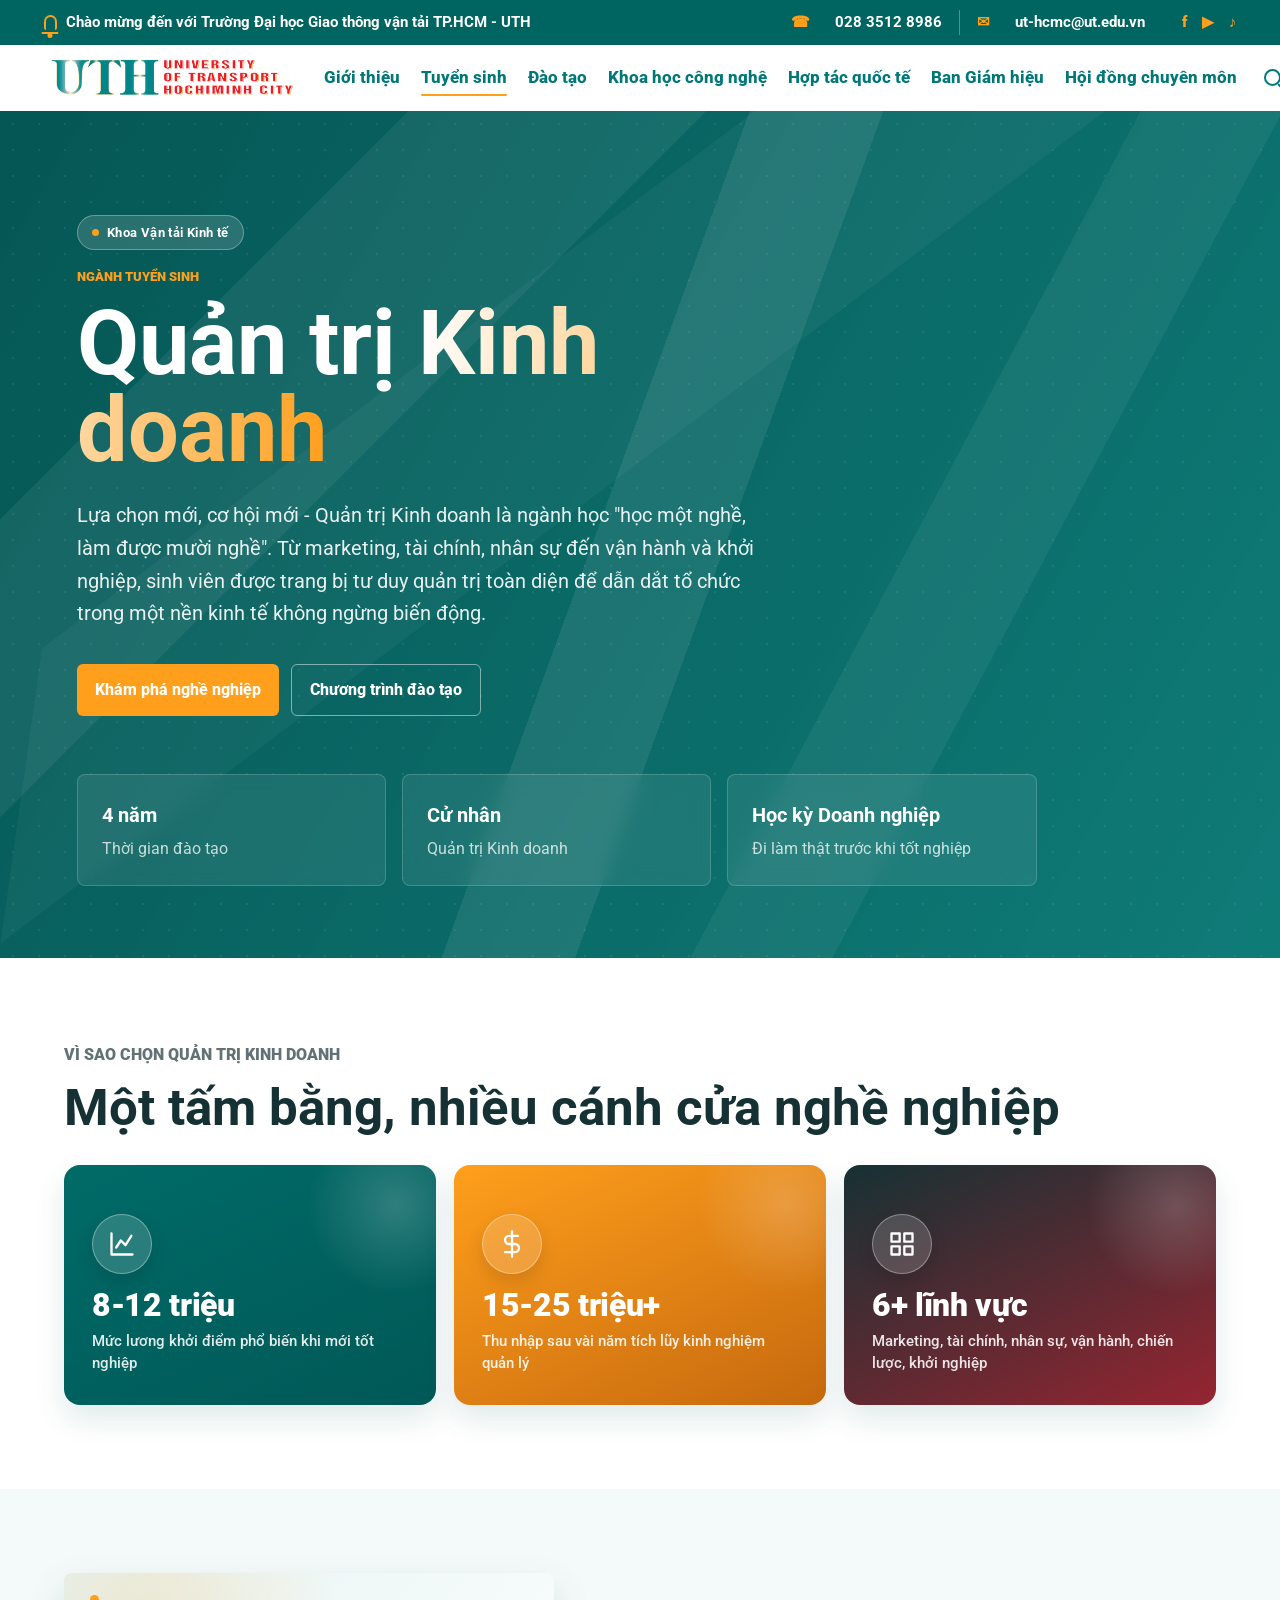
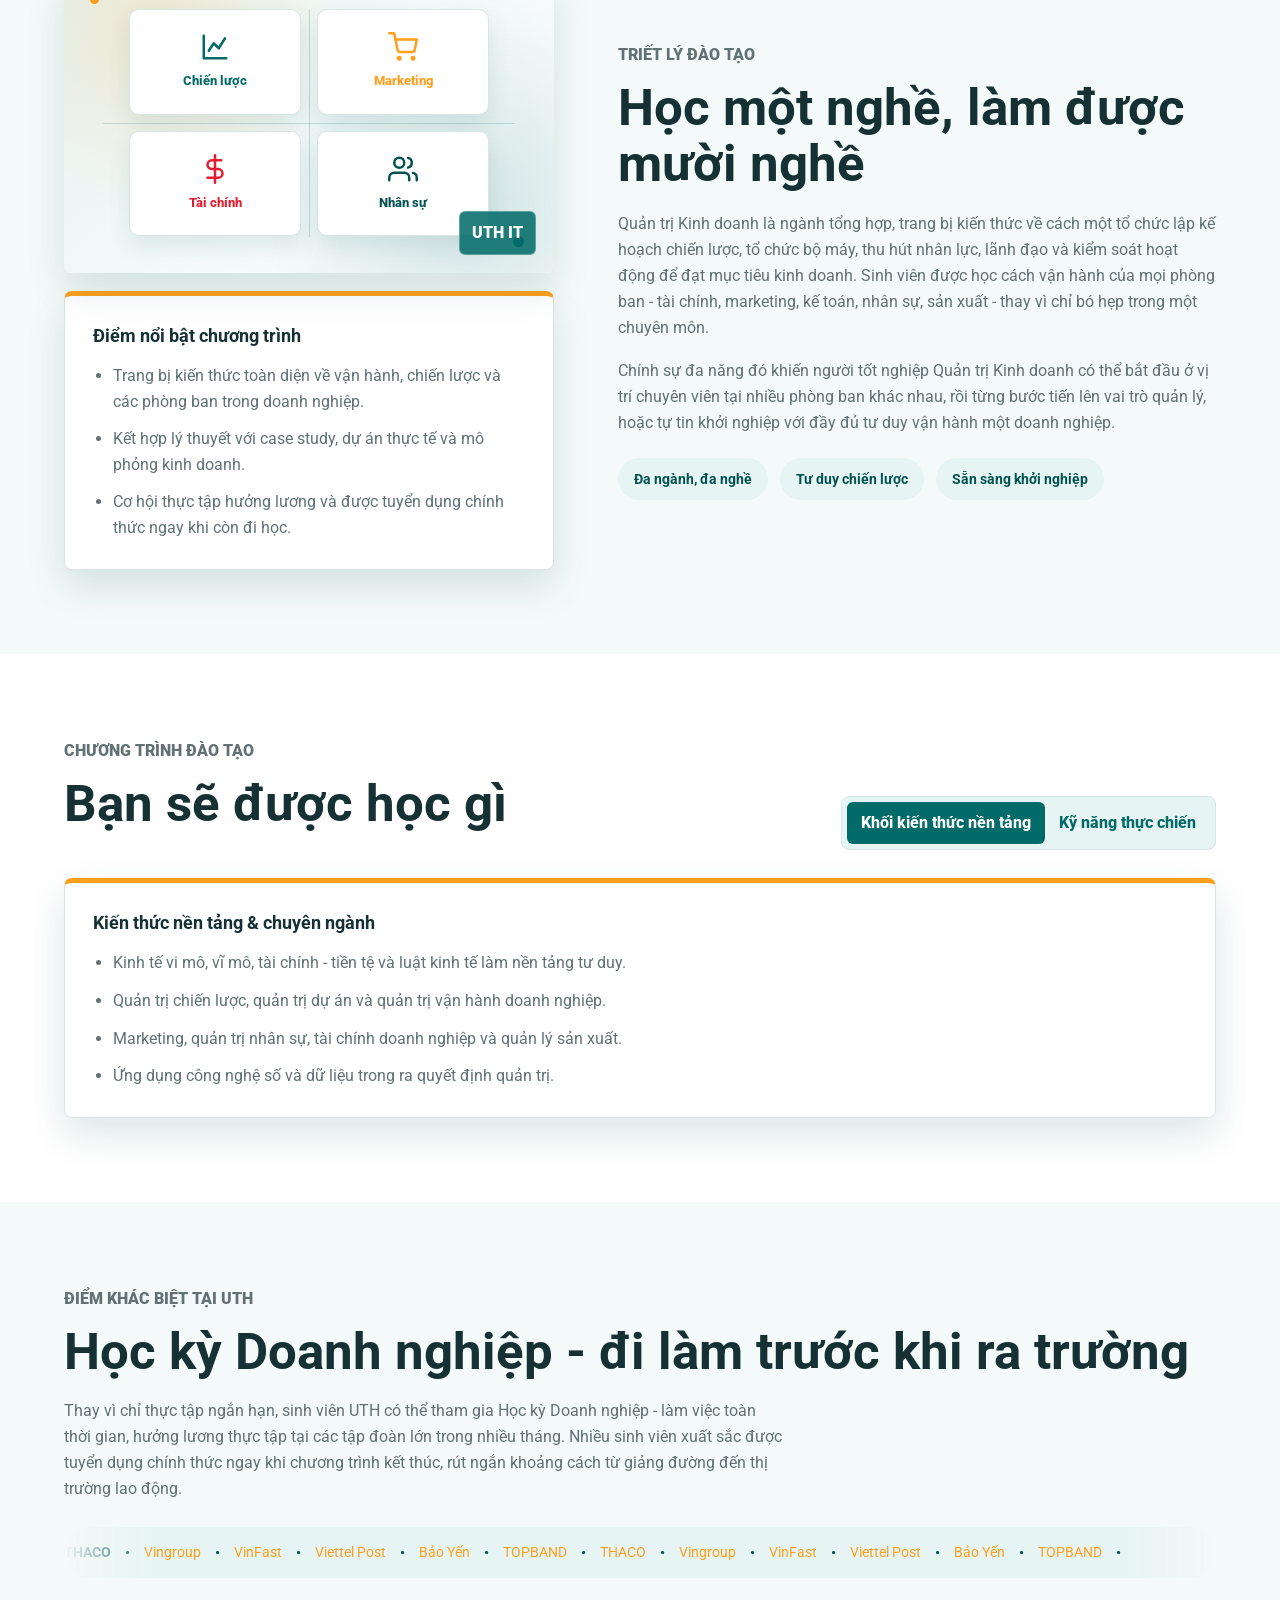
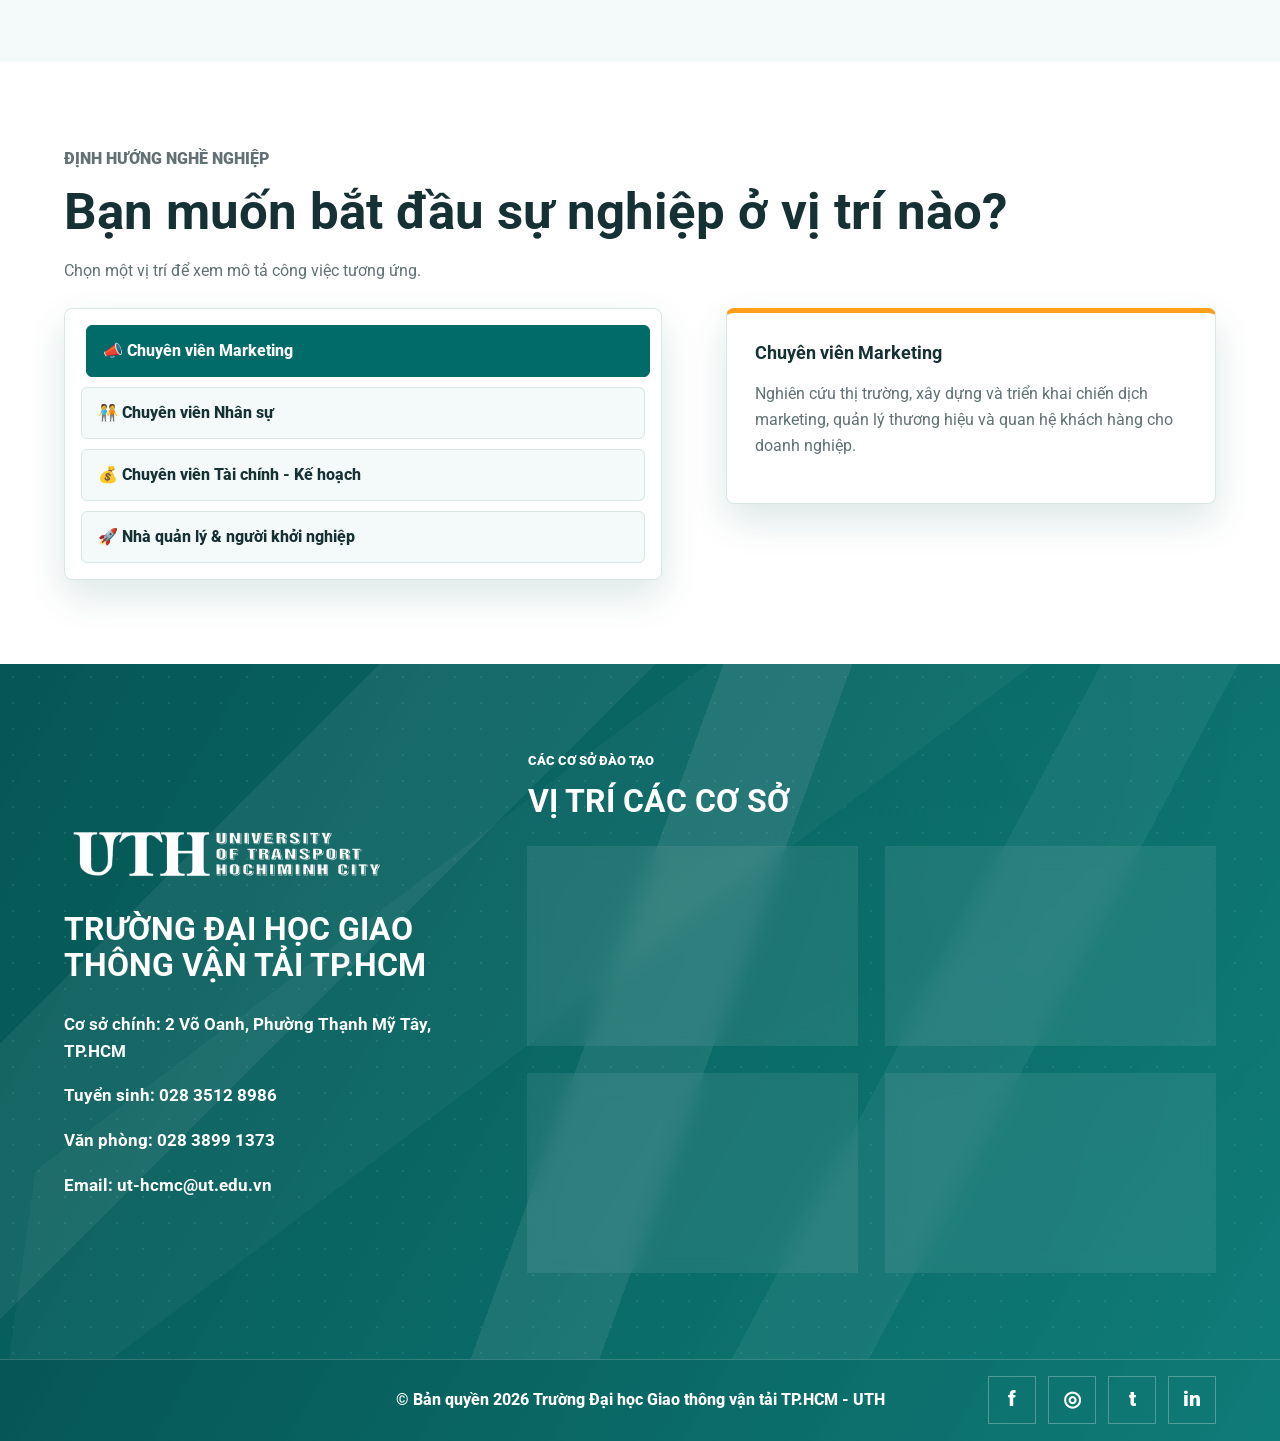
<file: QUANTRIKINHDOANH/index.html>
<!DOCTYPE html>
<html lang="vi">
<head>
  <meta charset="UTF-8">
  <meta name="viewport" content="width=device-width, initial-scale=1.0">
  <title>Quản trị Kinh doanh - UTH</title>
  <link rel="stylesheet" href="../styles.css">
</head>
<body>
  <div class="scroll-progress" id="scrollProgress"></div>

  <div class="top-bar">
    <p><span class="bell-icon" aria-hidden="true"></span> Chào mừng đến với Trường Đại học Giao thông vận tải TP.HCM - UTH</p>
    <div class="top-actions">
      <div class="top-contact">
        <span><span class="top-icon">☎</span> 028 3512 8986</span>
        <span><span class="top-icon">✉</span> ut-hcmc@ut.edu.vn</span>
      </div>
      <div class="social-links" aria-label="Mạng xã hội">
        <a href="#" aria-label="Facebook">f</a>
        <a href="#" aria-label="YouTube">▶</a>
        <a href="#" aria-label="TikTok">♪</a>
      </div>
    </div>
  </div>

  <header class="site-header">
    <a class="brand" href="#hero" aria-label="Trường Đại học Giao thông vận tải TP.HCM">
      <img src="../Logo_UTH.png" alt="Logo UTH">
    </a>
    <nav class="main-nav" aria-label="Điều hướng chính">
      <a href="https://uttest.ut.edu.vn/ky-thuat-thiet-ke-vi-mach-va-ai-2#">Giới thiệu</a>
      <a href="https://uttest.ut.edu.vn/tuyen-sinh" class="active">Tuyển sinh</a>
      <a href="https://uttest.ut.edu.vn/ky-thuat-thiet-ke-vi-mach-va-ai-2#">Đào tạo</a>
      <a href="https://uttest.ut.edu.vn/khoa-hoc-cong-nghe">Khoa học công nghệ</a>
      <a href="https://uttest.ut.edu.vn/hop-tac-quoc-te">Hợp tác quốc tế</a>
      <a href="https://uttest.ut.edu.vn/ky-thuat-thiet-ke-vi-mach-va-ai-2#">Ban Giám hiệu</a>
      <a href="https://uttest.ut.edu.vn/ky-thuat-thiet-ke-vi-mach-va-ai-2#">Hội đồng chuyên môn</a>
    </nav>
    <button class="menu-button" type="button" aria-label="Mở menu" aria-expanded="false">
      <span></span>
      <span></span>
      <span></span>
    </button>
    <div class="header-tools">
      <button class="search-button" type="button" aria-label="Tìm kiếm"></button>
      <div class="language-switch" aria-label="Chuyển ngôn ngữ">
        <a class="active" href="#">VN</a>
        <a href="#">EN</a>
      </div>
    </div>
  </header>

  <main>
    <section class="hero uth-bg" id="hero">
      <div class="uth-bg-dots" aria-hidden="true"></div>
      <div class="hero-content">
        <span class="hero-badge">Khoa Vận tải Kinh tế</span>
        <p class="eyebrow">Ngành tuyển sinh</p>
        <h1>Quản trị <span class="title-shine">Kinh doanh</span></h1>
        <p class="hero-lead">
          Lựa chọn mới, cơ hội mới - Quản trị Kinh doanh là ngành học "học một nghề, làm được mười nghề". Từ marketing, tài chính, nhân sự đến vận hành và khởi nghiệp, sinh viên được trang bị tư duy quản trị toàn diện để dẫn dắt tổ chức trong một nền kinh tế không ngừng biến động.
        </p>
        <div class="hero-actions">
          <a class="primary-action" href="#career">Khám phá nghề nghiệp</a>
          <a class="secondary-action" href="#program">Chương trình đào tạo</a>
        </div>
      </div>
      <div class="hero-stats">
        <article>
          <strong>4 năm</strong>
          <span>Thời gian đào tạo</span>
        </article>
        <article>
          <strong>Cử nhân</strong>
          <span>Quản trị Kinh doanh</span>
        </article>
        <article>
          <strong>Học kỳ Doanh nghiệp</strong>
          <span>Đi làm thật trước khi tốt nghiệp</span>
        </article>
      </div>
    </section>

    <section class="section">
      <div class="section-inner">
        <p class="eyebrow">Vì sao chọn Quản trị Kinh doanh</p>
        <h2>Một tấm bằng, nhiều cánh cửa nghề nghiệp</h2>
        <div class="visual-gallery">
          <figure class="visual-tile visual-tile-icon reveal">
            <div class="vt-icon">
              <svg viewBox="0 0 24 24" fill="none" stroke="currentColor" stroke-width="2" stroke-linecap="round" stroke-linejoin="round"><path d="M3 3v18h18"></path><path d="M7 15l4-6 4 4 5-8"></path></svg>
            </div>
            <figcaption>
              <strong>8-12 triệu</strong>
              <span>Mức lương khởi điểm phổ biến khi mới tốt nghiệp</span>
            </figcaption>
          </figure>
          <figure class="visual-tile visual-tile-icon vt-data reveal" style="transition-delay: 0.1s;">
            <div class="vt-icon">
              <svg viewBox="0 0 24 24" fill="none" stroke="currentColor" stroke-width="2" stroke-linecap="round" stroke-linejoin="round"><path d="M12 1v22"></path><path d="M17 5H9.5a3.5 3.5 0 0 0 0 7h5a3.5 3.5 0 0 1 0 7H6"></path></svg>
            </div>
            <figcaption>
              <strong>15-25 triệu+</strong>
              <span>Thu nhập sau vài năm tích lũy kinh nghiệm quản lý</span>
            </figcaption>
          </figure>
          <figure class="visual-tile visual-tile-icon vt-learn reveal" style="transition-delay: 0.2s;">
            <div class="vt-icon">
              <svg viewBox="0 0 24 24" fill="none" stroke="currentColor" stroke-width="2" stroke-linecap="round" stroke-linejoin="round"><rect x="3" y="3" width="7" height="7"></rect><rect x="14" y="3" width="7" height="7"></rect><rect x="14" y="14" width="7" height="7"></rect><rect x="3" y="14" width="7" height="7"></rect></svg>
            </div>
            <figcaption>
              <strong>6+ lĩnh vực</strong>
              <span>Marketing, tài chính, nhân sự, vận hành, chiến lược, khởi nghiệp</span>
            </figcaption>
          </figure>
        </div>
      </div>
    </section>

    <section class="section section-light" id="overview">
      <div class="section-inner split reverse">
        <div class="intro-stack reveal">
          <figure class="intro-media">
            <div class="intro-icon-panel" aria-hidden="true">
              <div class="ip-dot ip-dot-1"></div>
              <div class="ip-dot ip-dot-2"></div>
              <div class="ip-grid">
                <div class="ip-tile ip-tile-code">
                  <svg viewBox="0 0 24 24" fill="none" stroke="currentColor" stroke-width="2" stroke-linecap="round" stroke-linejoin="round"><path d="M3 3v18h18"></path><path d="M7 15l4-6 4 4 5-8"></path></svg>
                  <span>Chiến lược</span>
                </div>
                <div class="ip-tile ip-tile-data">
                  <svg viewBox="0 0 24 24" fill="none" stroke="currentColor" stroke-width="2" stroke-linecap="round" stroke-linejoin="round"><circle cx="9" cy="21" r="1"></circle><circle cx="20" cy="21" r="1"></circle><path d="M1 1h4l2.68 13.39a2 2 0 0 0 2 1.61h9.72a2 2 0 0 0 2-1.61L23 6H6"></path></svg>
                  <span>Marketing</span>
                </div>
                <div class="ip-tile ip-tile-ai">
                  <svg viewBox="0 0 24 24" fill="none" stroke="currentColor" stroke-width="2" stroke-linecap="round" stroke-linejoin="round"><path d="M12 1v22"></path><path d="M17 5H9.5a3.5 3.5 0 0 0 0 7h5a3.5 3.5 0 0 1 0 7H6"></path></svg>
                  <span>Tài chính</span>
                </div>
                <div class="ip-tile ip-tile-team">
                  <svg viewBox="0 0 24 24" fill="none" stroke="currentColor" stroke-width="2" stroke-linecap="round" stroke-linejoin="round"><path d="M17 21v-2a4 4 0 0 0-4-4H5a4 4 0 0 0-4 4v2"></path><circle cx="9" cy="7" r="4"></circle><path d="M23 21v-2a4 4 0 0 0-3-3.87"></path><path d="M16 3.13a4 4 0 0 1 0 7.75"></path></svg>
                  <span>Nhân sự</span>
                </div>
              </div>
              <div class="ip-line ip-line-h"></div>
              <div class="ip-line ip-line-v"></div>
            </div>
          </figure>
          <div class="info-card">
            <h3>Điểm nổi bật chương trình</h3>
            <ul>
              <li>Trang bị kiến thức toàn diện về vận hành, chiến lược và các phòng ban trong doanh nghiệp.</li>
              <li>Kết hợp lý thuyết với case study, dự án thực tế và mô phỏng kinh doanh.</li>
              <li>Cơ hội thực tập hưởng lương và được tuyển dụng chính thức ngay khi còn đi học.</li>
            </ul>
          </div>
        </div>
        <div class="reveal" style="transition-delay: 0.12s;">
          <p class="eyebrow">Triết lý đào tạo</p>
          <h2>Học một nghề, làm được mười nghề</h2>
          <p>
            Quản trị Kinh doanh là ngành tổng hợp, trang bị kiến thức về cách một tổ chức lập kế hoạch chiến lược, tổ chức bộ máy, thu hút nhân lực, lãnh đạo và kiểm soát hoạt động để đạt mục tiêu kinh doanh. Sinh viên được học cách vận hành của mọi phòng ban - tài chính, marketing, kế toán, nhân sự, sản xuất - thay vì chỉ bó hẹp trong một chuyên môn.
          </p>
          <p>
            Chính sự đa năng đó khiến người tốt nghiệp Quản trị Kinh doanh có thể bắt đầu ở vị trí chuyên viên tại nhiều phòng ban khác nhau, rồi từng bước tiến lên vai trò quản lý, hoặc tự tin khởi nghiệp với đầy đủ tư duy vận hành một doanh nghiệp.
          </p>
          <div class="stat-pill-row">
            <span class="stat-pill">Đa ngành, đa nghề</span>
            <span class="stat-pill">Tư duy chiến lược</span>
            <span class="stat-pill">Sẵn sàng khởi nghiệp</span>
          </div>
        </div>
      </div>
    </section>

    <section class="section" id="program">
      <div class="section-inner" data-tab-group>
        <div class="section-heading">
          <div>
            <p class="eyebrow">Chương trình đào tạo</p>
            <h2>Bạn sẽ được học gì</h2>
          </div>
          <div class="tab-controls">
            <button class="tab-button active" data-tab="core" type="button">Khối kiến thức nền tảng</button>
            <button class="tab-button" data-tab="skills" type="button">Kỹ năng thực chiến</button>
          </div>
        </div>

        <div class="tab-panel active" data-tab-panel="core">
          <div class="info-card">
            <h3>Kiến thức nền tảng &amp; chuyên ngành</h3>
            <ul>
              <li>Kinh tế vi mô, vĩ mô, tài chính - tiền tệ và luật kinh tế làm nền tảng tư duy.</li>
              <li>Quản trị chiến lược, quản trị dự án và quản trị vận hành doanh nghiệp.</li>
              <li>Marketing, quản trị nhân sự, tài chính doanh nghiệp và quản lý sản xuất.</li>
              <li>Ứng dụng công nghệ số và dữ liệu trong ra quyết định quản trị.</li>
            </ul>
          </div>
        </div>
        <div class="tab-panel" data-tab-panel="skills">
          <div class="info-card">
            <h3>Kỹ năng được rèn luyện song song</h3>
            <ul>
              <li>Tư duy phân tích, phản biện và ra quyết định dựa trên dữ liệu.</li>
              <li>Kỹ năng giao tiếp, đàm phán, lãnh đạo và làm việc nhóm.</li>
              <li>Xây dựng và trình bày kế hoạch kinh doanh, case study thực tế.</li>
              <li>Thích ứng với môi trường làm việc đa văn hóa, chuyển đổi số.</li>
            </ul>
          </div>
        </div>
      </div>
    </section>

    <section class="section section-light">
      <div class="section-inner">
        <p class="eyebrow">Điểm khác biệt tại UTH</p>
        <h2>Học kỳ Doanh nghiệp - đi làm trước khi ra trường</h2>
        <p style="max-width: 720px;">
          Thay vì chỉ thực tập ngắn hạn, sinh viên UTH có thể tham gia Học kỳ Doanh nghiệp - làm việc toàn thời gian, hưởng lương thực tập tại các tập đoàn lớn trong nhiều tháng. Nhiều sinh viên xuất sắc được tuyển dụng chính thức ngay khi chương trình kết thúc, rút ngắn khoảng cách từ giảng đường đến thị trường lao động.
        </p>
        <div class="marquee" aria-hidden="true" style="margin-top: 24px;">
          <div class="marquee-track">
            <span>THACO</span><span>•</span>
            <span>Vingroup</span><span>•</span>
            <span>VinFast</span><span>•</span>
            <span>Viettel Post</span><span>•</span>
            <span>Bảo Yến</span><span>•</span>
            <span>TOPBAND</span><span>•</span>
            <span>THACO</span><span>•</span>
            <span>Vingroup</span><span>•</span>
            <span>VinFast</span><span>•</span>
            <span>Viettel Post</span><span>•</span>
            <span>Bảo Yến</span><span>•</span>
            <span>TOPBAND</span><span>•</span>
          </div>
        </div>
      </div>
    </section>

    <section class="section" id="career">
      <div class="section-inner">
        <p class="eyebrow">Định hướng nghề nghiệp</p>
        <h2>Bạn muốn bắt đầu sự nghiệp ở vị trí nào?</h2>
        <p style="max-width: 640px;">Chọn một vị trí để xem mô tả công việc tương ứng.</p>

        <div class="split" data-career-wrapper style="margin-top: 24px; align-items: start;">
          <div class="career-board">
            <button class="career-item active" data-career="marketing" type="button">📣 Chuyên viên Marketing</button>
            <button class="career-item" data-career="hr" type="button">🧑‍🤝‍🧑 Chuyên viên Nhân sự</button>
            <button class="career-item" data-career="finance" type="button">💰 Chuyên viên Tài chính - Kế hoạch</button>
            <button class="career-item" data-career="startup" type="button">🚀 Nhà quản lý &amp; người khởi nghiệp</button>
          </div>
          <div>
            <div class="info-card tab-panel active" data-career-detail="marketing">
              <h3>Chuyên viên Marketing</h3>
              <p>Nghiên cứu thị trường, xây dựng và triển khai chiến dịch marketing, quản lý thương hiệu và quan hệ khách hàng cho doanh nghiệp.</p>
            </div>
            <div class="info-card tab-panel" data-career-detail="hr">
              <h3>Chuyên viên Nhân sự</h3>
              <p>Tuyển dụng, đào tạo, xây dựng chính sách nhân sự và văn hóa doanh nghiệp nhằm phát triển đội ngũ nhân lực.</p>
            </div>
            <div class="info-card tab-panel" data-career-detail="finance">
              <h3>Chuyên viên Tài chính - Kế hoạch</h3>
              <p>Lập kế hoạch kinh doanh, phân tích tài chính và tham mưu các quyết định đầu tư cho ban lãnh đạo.</p>
            </div>
            <div class="info-card tab-panel" data-career-detail="startup">
              <h3>Nhà quản lý &amp; người khởi nghiệp</h3>
              <p>Điều hành phòng ban, quản lý dự án hoặc tự xây dựng doanh nghiệp riêng với tư duy quản trị toàn diện đã được trang bị.</p>
            </div>
          </div>
        </div>
      </div>
    </section>

    <section class="campus uth-bg" id="campus">
      <div class="uth-bg-dots" aria-hidden="true"></div>
      <div class="campus-inner">
        <div class="school-info">
          <img src="../Logo_UTH.png" alt="Logo UTH">
          <h2>Trường Đại học Giao thông vận tải TP.HCM</h2>
          <ul>
            <li><strong>Cơ sở chính:</strong> 2 Võ Oanh, Phường Thạnh Mỹ Tây, TP.HCM</li>
            <li><strong>Tuyển sinh:</strong> 028 3512 8986</li>
            <li><strong>Văn phòng:</strong> 028 3899 1373</li>
            <li><strong>Email:</strong> ut-hcmc@ut.edu.vn</li>
          </ul>
        </div>

        <div class="campus-list">
          <p class="eyebrow">Các cơ sở đào tạo</p>
          <h2>Vị trí các cơ sở</h2>
          <div class="campus-grid">
            <article>
              <h3>Cơ sở An Khánh</h3>
              <p>10 Đường số 12, Phường An Khánh, TP. Thủ Đức, TP.HCM</p>
              <a href="https://maps.google.com" target="_blank" rel="noreferrer">Xem bản đồ</a>
            </article>
            <article>
              <h3>Cơ sở Quận 12</h3>
              <p>70 Tô Ký, Phường Trung Mỹ Tây, Quận 12, TP.HCM</p>
              <a href="https://maps.google.com" target="_blank" rel="noreferrer">Xem bản đồ</a>
            </article>
            <article>
              <h3>Cơ sở Vũng Tàu</h3>
              <p>17 Đường 3/2, Phường Phước Thắng, TP. Vũng Tàu</p>
              <a href="https://maps.google.com" target="_blank" rel="noreferrer">Xem bản đồ</a>
            </article>
            <article>
              <h3>Cơ sở Đồng Nai</h3>
              <p>Xã Bình An, Huyện Long Thành, Tỉnh Đồng Nai</p>
              <a href="https://maps.google.com" target="_blank" rel="noreferrer">Xem bản đồ</a>
            </article>
          </div>
        </div>
      </div>
    </section>
  </main>

  <footer class="site-footer">
    <p>© Bản quyền 2026 Trường Đại học Giao thông vận tải TP.HCM - UTH</p>
    <div class="footer-social" aria-label="Mạng xã hội">
      <a href="#" aria-label="Facebook">f</a>
      <a href="#" aria-label="Instagram">◎</a>
      <a href="#" aria-label="Twitter">t</a>
      <a href="#" aria-label="LinkedIn">in</a>
    </div>
    <a class="back-to-top" href="#hero" aria-label="Về đầu trang">
      <svg class="btt-progress" viewBox="0 0 60 60" aria-hidden="true">
        <circle class="btt-progress-track" cx="30" cy="30" r="27"></circle>
        <circle class="btt-progress-bar" cx="30" cy="30" r="27"></circle>
      </svg>
      <svg class="btt-chevron" viewBox="0 0 24 24" fill="none" stroke="currentColor" stroke-width="2.4" stroke-linecap="round" stroke-linejoin="round">
        <polyline points="6 15 12 9 18 15"></polyline>
        <polyline points="6 11 12 5 18 11"></polyline>
      </svg>
      <span class="btt-blob" aria-hidden="true"></span>
    </a>
  </footer>

  <script src="../script.js"></script>
</body>
</html
</file>
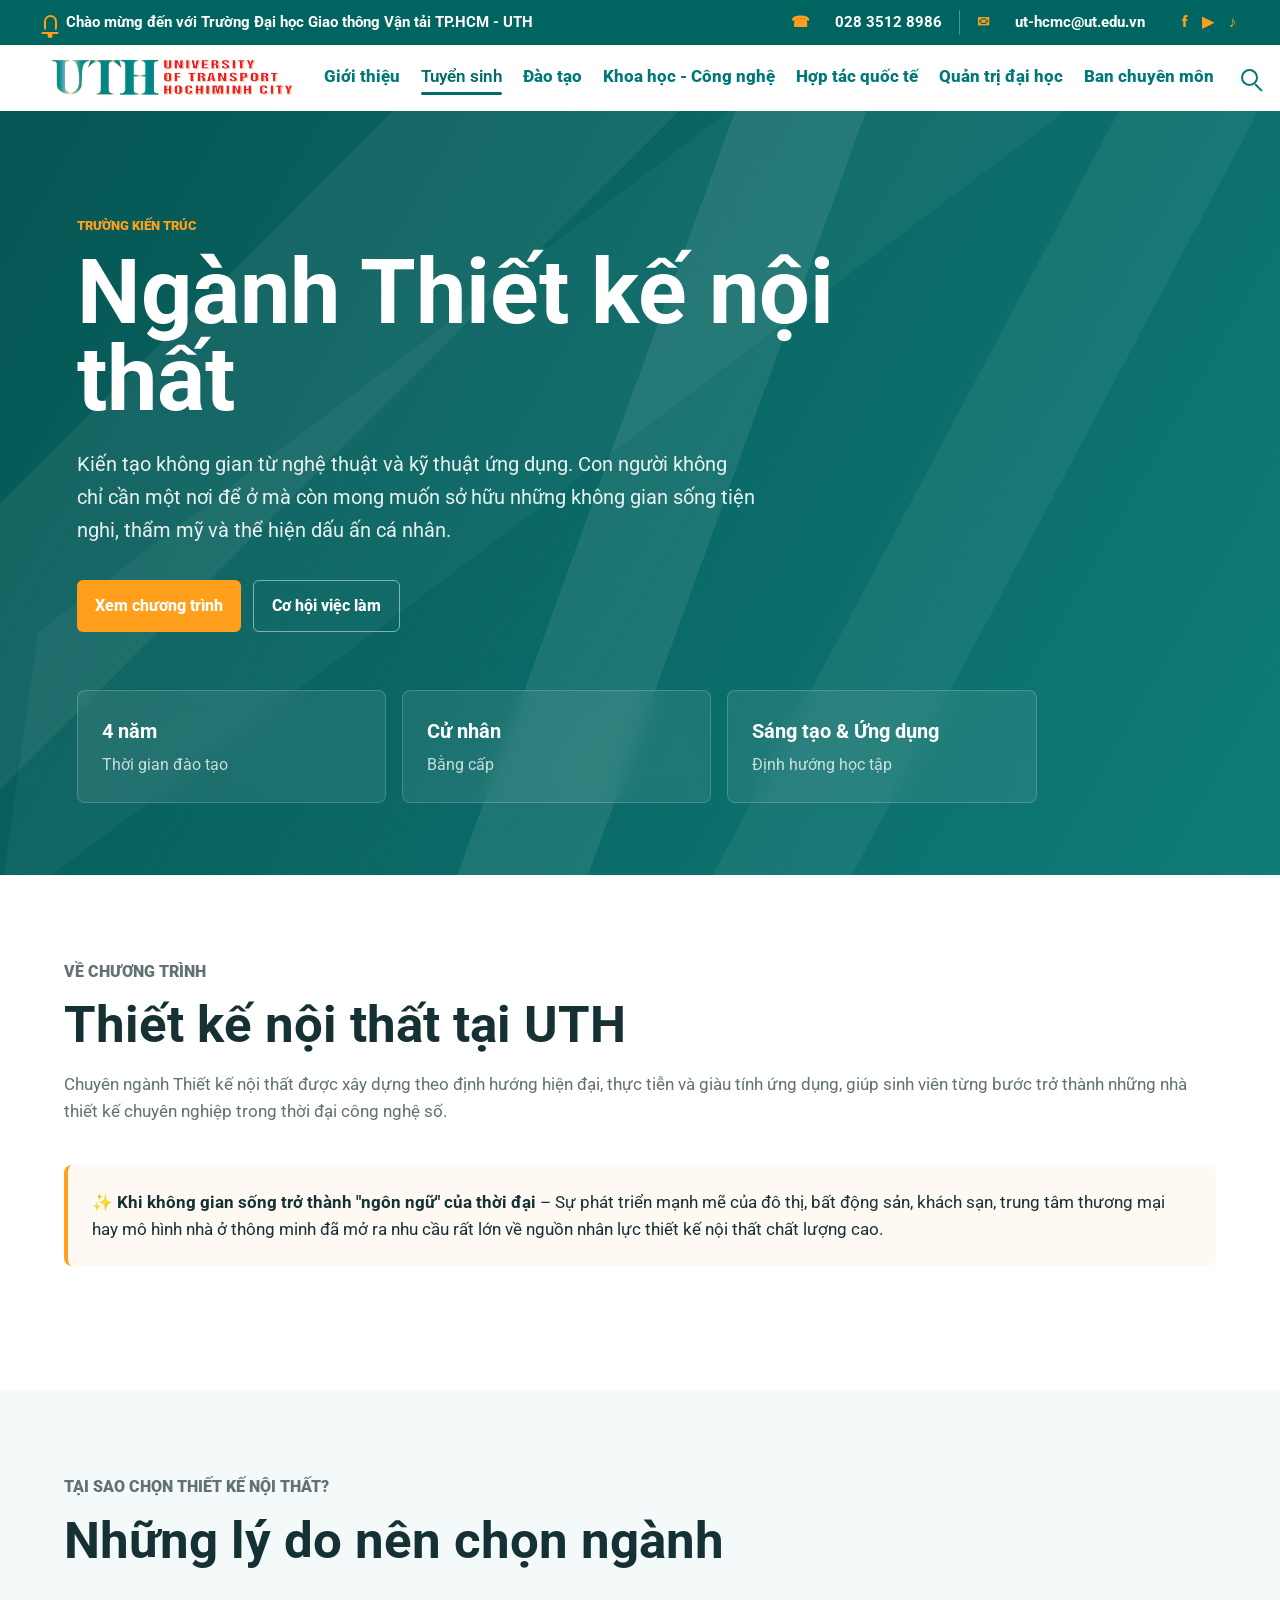
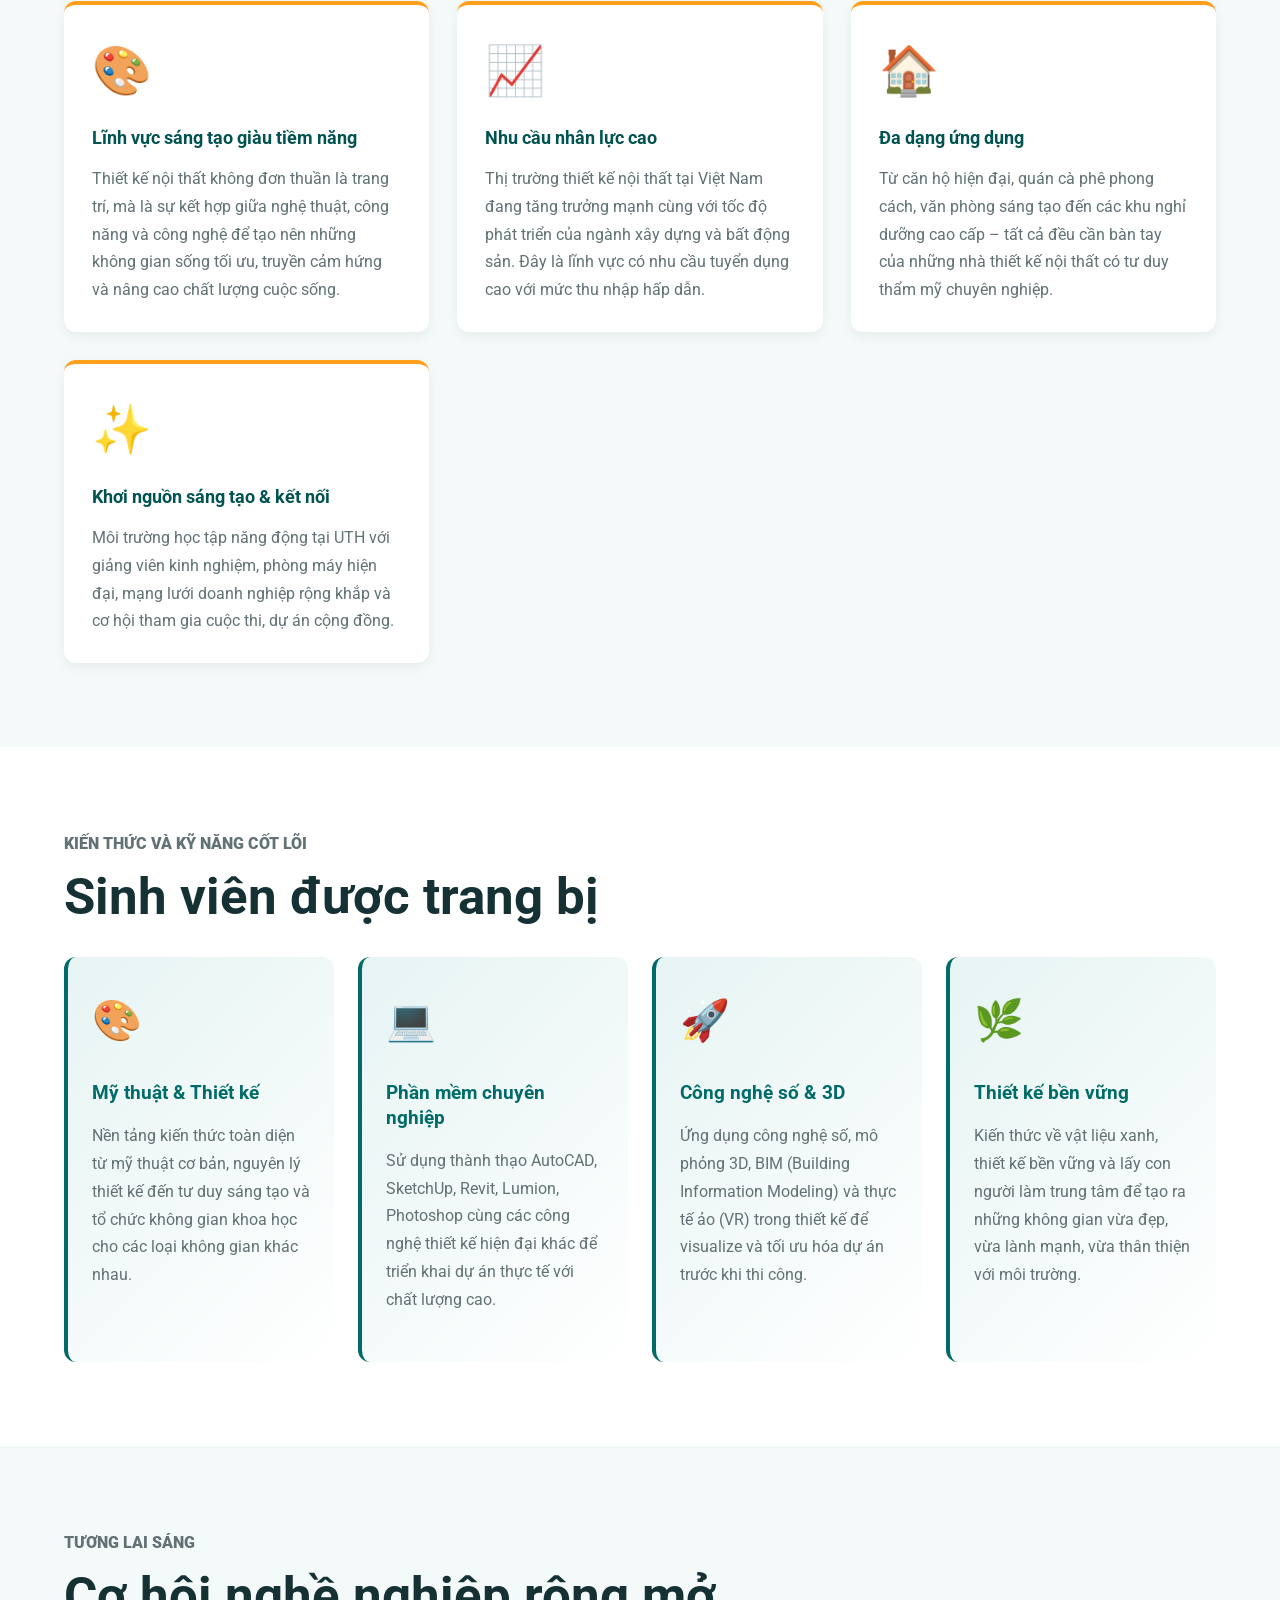
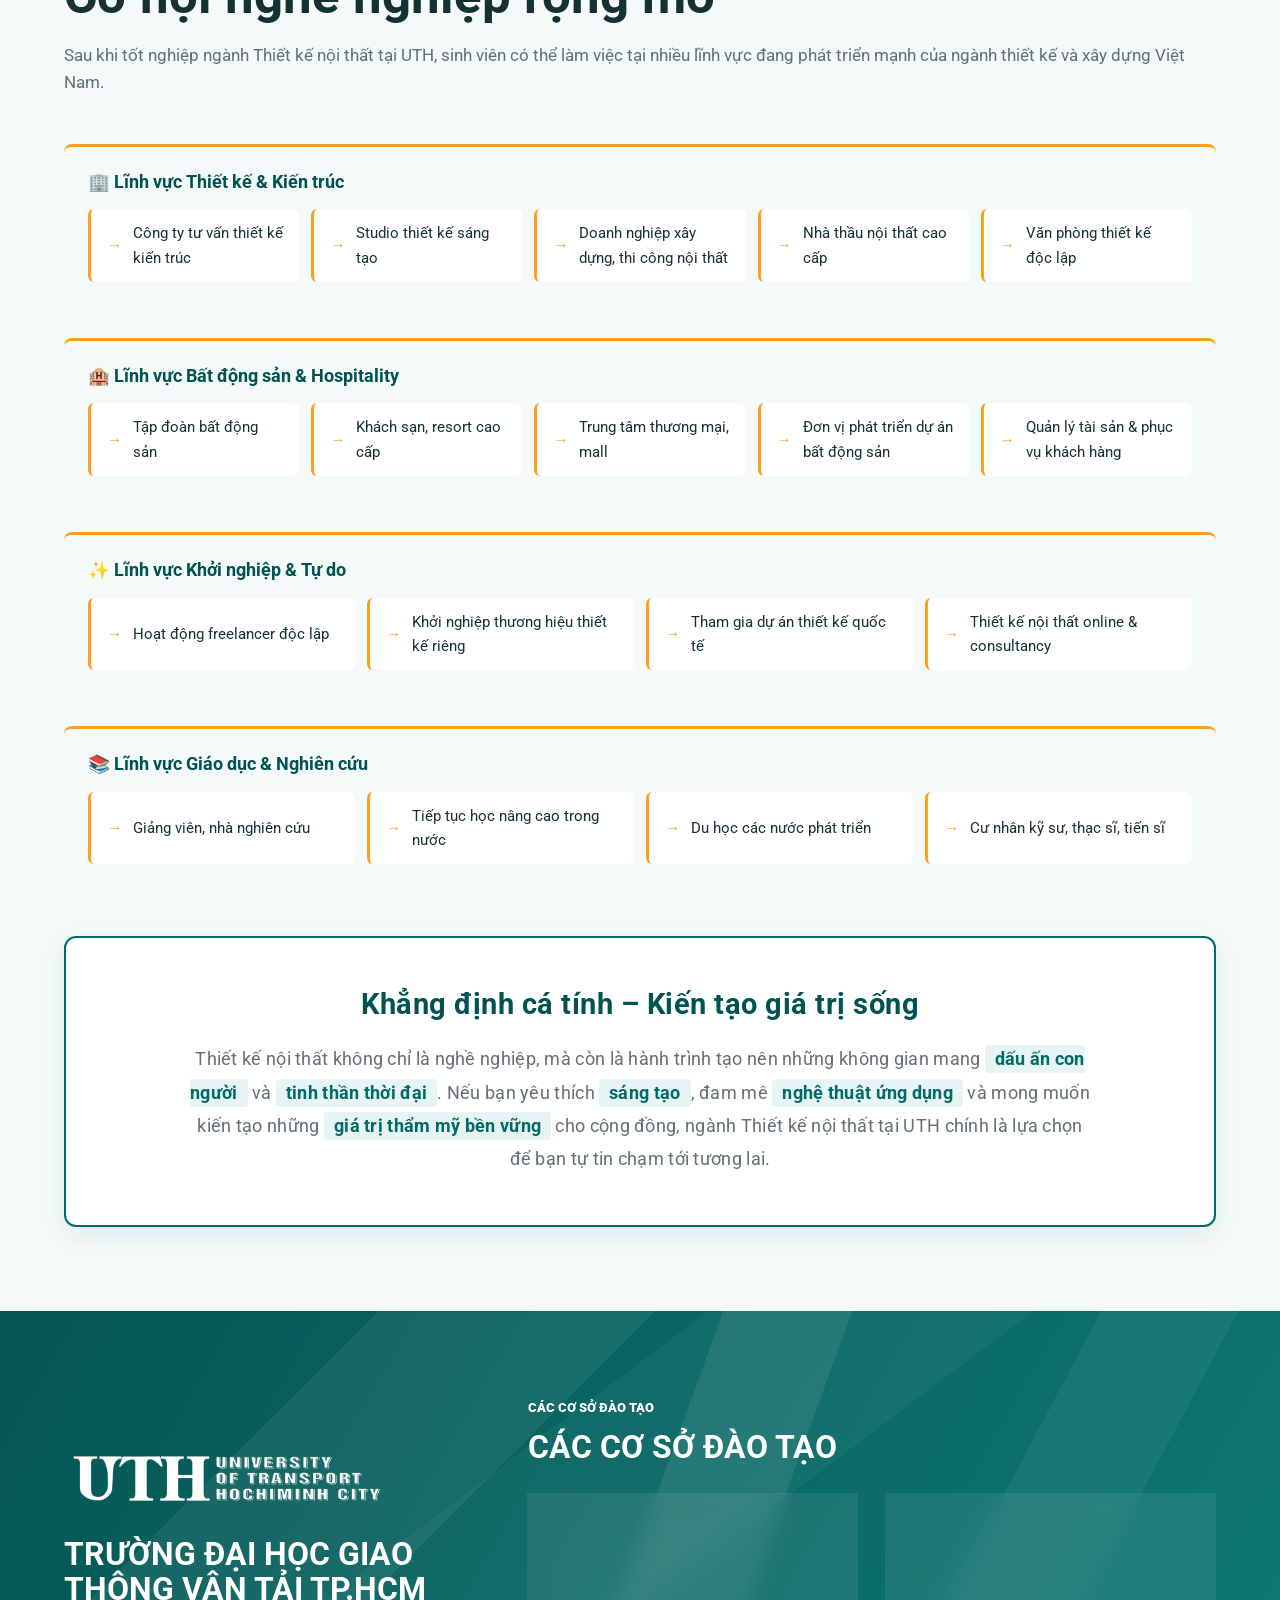
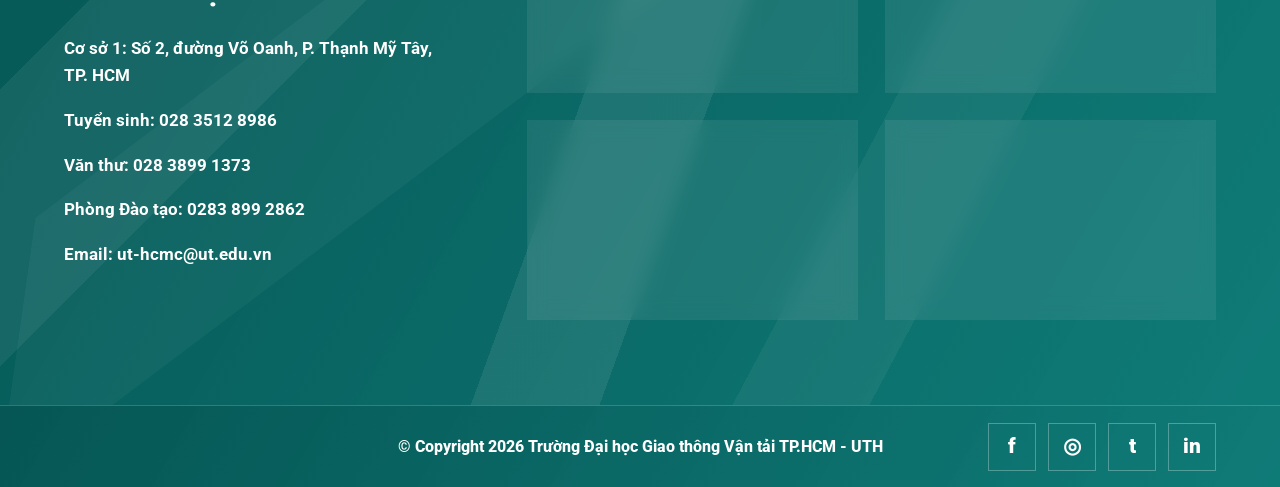
<file: TKNOITHAT/index.html>
<!DOCTYPE html>
<html lang="vi">
<head>
  <meta charset="UTF-8">
  <meta name="viewport" content="width=device-width, initial-scale=1.0">
  <title>Ngành Thiết kế nội thất - UTH</title>
  <link rel="stylesheet" href="../styles.css">
  <style>
    @keyframes float {
      0%, 100% { transform: translateY(0px); }
      50% { transform: translateY(-12px); }
    }

    @keyframes spin {
      from { transform: rotate(0deg); }
      to { transform: rotate(360deg); }
    }

    @keyframes pulse {
      0%, 100% { transform: scale(1); }
      50% { transform: scale(1.1); }
    }

    .icon-container {
      font-size: 3rem;
      margin-bottom: 16px;
      display: inline-block;
    }

    .icon-float {
      animation: float 3s ease-in-out infinite;
    }

    .icon-spin {
      animation: spin 8s linear infinite;
    }

    .icon-pulse {
      animation: pulse 2s ease-in-out infinite;
    }

    .reason-grid {
      display: grid;
      grid-template-columns: repeat(auto-fit, minmax(280px, 1fr));
      gap: 28px;
      margin-top: 32px;
    }

    .reason-card {
      background: var(--paper);
      padding: 28px;
      border-radius: 12px;
      border-top: 4px solid var(--uth-orange);
      box-shadow: 0 4px 12px rgba(0, 0, 0, 0.06);
      transition: all 0.3s ease;
      position: relative;
    }

    .reason-card:hover {
      transform: translateY(-6px);
      box-shadow: 0 12px 24px rgba(0, 107, 104, 0.12);
    }

    .reason-card .icon-container {
      color: var(--uth-teal);
    }

    .reason-card h3 {
      color: var(--uth-teal-dark);
      margin-bottom: 16px;
      font-size: 1.15rem;
      font-weight: 700;
      margin-top: 0;
    }

    .reason-card p {
      color: var(--muted);
      line-height: 1.7;
      margin: 0;
    }

    .sea-grid {
      display: grid;
      grid-template-columns: repeat(auto-fit, minmax(250px, 1fr));
      gap: 24px;
      margin-top: 32px;
    }

    .sea-card {
      background: linear-gradient(135deg, #e6f4f3 0%, #fff 100%);
      padding: 32px 24px;
      border-radius: 12px;
      border-left: 4px solid var(--uth-teal);
      transition: all 0.3s ease;
      cursor: default;
    }

    .sea-card:hover {
      transform: translateY(-8px);
      box-shadow: 0 12px 24px rgba(0, 107, 104, 0.15);
    }

    .sea-card .icon-container {
      color: var(--uth-orange);
      font-size: 2.5rem;
    }

    .sea-card h3 {
      color: var(--uth-teal);
      margin-bottom: 12px;
      font-size: 1.2rem;
      margin-top: 12px;
    }

    .sea-card p {
      color: var(--muted);
      line-height: 1.7;
    }

    .jobs-section {
      margin-top: 48px;
    }

    .job-category {
      margin-bottom: 32px;
      padding: 24px;
      background: var(--soft);
      border-radius: 8px;
      border-top: 3px solid var(--uth-orange);
    }

    .job-category h3 {
      color: var(--uth-teal-dark);
      margin-bottom: 16px;
      font-size: 1.1rem;
    }

    .job-list {
      display: grid;
      grid-template-columns: repeat(auto-fit, minmax(200px, 1fr));
      gap: 12px;
    }

    .job-item {
      background: var(--paper);
      padding: 12px 16px;
      border-radius: 6px;
      border-left: 3px solid var(--uth-orange);
      color: var(--ink);
      font-size: 0.95rem;
      display: flex;
      align-items: center;
      gap: 10px;
    }

    .job-item::before {
      content: '→';
      color: var(--uth-orange);
      font-weight: bold;
      min-width: 16px;
    }

    .highlight-box {
      background: #ffffff;
      color: var(--ink);
      padding: 48px;
      border-radius: 12px;
      margin-top: 48px;
      text-align: center;
      border: 2px solid var(--uth-teal);
      box-shadow: 0 8px 24px rgba(0, 107, 104, 0.1);
    }

    .highlight-box h3 {
      font-size: 1.8rem;
      margin: 0 0 20px 0;
      font-weight: 700;
      letter-spacing: 0.5px;
      color: var(--uth-teal-dark);
    }

    .highlight-box p {
      line-height: 1.9;
      font-size: 1.1rem;
      margin: 0;
      max-width: 900px;
      margin-left: auto;
      margin-right: auto;
      letter-spacing: 0.3px;
      color: var(--muted);
    }

    .highlight-strong {
      font-weight: 700;
      color: var(--uth-teal);
      background: #e6f4f3;
      padding: 4px 10px;
      border-radius: 4px;
    }

    .quote-section {
      margin: 40px 0;
      padding: 24px;
      border-left: 4px solid var(--uth-orange);
      background: #fff9f4;
      border-radius: 8px;
    }

    .quote-section p {
      font-size: 1.05rem;
      color: var(--ink);
      margin: 0;
    }

    .main-nav a {
      position: relative;
      padding-bottom: 8px;
      transition: color 0.3s ease;
    }

    .main-nav a::after {
      content: '';
      position: absolute;
      bottom: 0;
      left: 0;
      width: 0;
      height: 3px;
      background-color: var(--uth-teal);
      transition: width 0.3s ease;
    }

    .main-nav a:hover::after,
    .main-nav a.active::after {
      width: 100%;
    }

    .main-nav a.active {
      color: var(--uth-teal);
      font-weight: 600;
    }

    .section::before {
      content: '';
      display: none;
    }

    @media (max-width: 768px) {
      .icon-container {
        font-size: 2rem;
      }
    }
  </style>
</head>
<body>
  <div class="top-bar">
    <p><span class="bell-icon" aria-hidden="true"></span> Chào mừng đến với Trường Đại học Giao thông Vận tải TP.HCM - UTH</p>
    <div class="top-actions">
      <div class="top-contact">
        <span><span class="top-icon">☎</span> 028 3512 8986</span>
        <span><span class="top-icon">✉</span> ut-hcmc@ut.edu.vn</span>
      </div>
      <div class="social-links" aria-label="Mạng xã hội">
        <a href="#" aria-label="Facebook">f</a>
        <a href="#" aria-label="YouTube">▶</a>
        <a href="#" aria-label="TikTok">♪</a>
      </div>
    </div>
  </div>

  <header class="site-header">
    <a class="brand" href="#hero" aria-label="Trường Đại học Giao thông Vận tải TP.HCM">
      <img src="../Logo_UTH.png" alt="Logo UTH">
    </a>
    <nav class="main-nav" aria-label="Điều hướng chính">
      <a href="https://uttest.ut.edu.vn/ky-thuat-thiet-ke-vi-mach-va-ai-2#">Giới thiệu</a>
      <a href="https://uttest.ut.edu.vn/tuyen-sinh" class="active">Tuyển sinh</a>
      <a href="https://uttest.ut.edu.vn/ky-thuat-thiet-ke-vi-mach-va-ai-2#">Đào tạo</a>
      <a href="https://uttest.ut.edu.vn/khoa-hoc-cong-nghe">Khoa học - Công nghệ</a>
      <a href="https://uttest.ut.edu.vn/hop-tac-quoc-te">Hợp tác quốc tế</a>
      <a href="https://uttest.ut.edu.vn/ky-thuat-thiet-ke-vi-mach-va-ai-2#">Quản trị đại học</a>
      <a href="https://uttest.ut.edu.vn/ky-thuat-thiet-ke-vi-mach-va-ai-2#">Ban chuyên môn</a>
    </nav>
    <button class="menu-button" type="button" aria-label="Mở menu" aria-expanded="false">
      <span></span>
      <span></span>
      <span></span>
    </button>
    <div class="header-tools">
      <button class="search-button" type="button" aria-label="Tìm kiếm"></button>
      <div class="language-switch" aria-label="Chọn ngôn ngữ">
        <a class="active" href="#">VN</a>
        <a href="#">EN</a>
      </div>
    </div>
  </header>

  <main>
    <section class="hero uth-bg" id="hero">
      <div class="hero-content">
        <p class="eyebrow">Trường Kiến trúc</p>
        <h1>Ngành Thiết kế nội thất</h1>
        <p class="hero-lead">
          Kiến tạo không gian từ nghệ thuật và kỹ thuật ứng dụng.
          Con người không chỉ cần một nơi để ở mà còn mong muốn sở hữu những không gian sống tiện nghi, 
          thẩm mỹ và thể hiện dấu ấn cá nhân.
        </p>
        <div class="hero-actions">
          <a class="primary-action" href="#programs">Xem chương trình</a>
          <a class="secondary-action" href="#career">Cơ hội việc làm</a>
        </div>
      </div>
      <div class="hero-stats">
        <article>
          <strong>4 năm</strong>
          <span>Thời gian đào tạo</span>
        </article>
        <article>
          <strong>Cử nhân</strong>
          <span>Bằng cấp</span>
        </article>
        <article>
          <strong>Sáng tạo & Ứng dụng</strong>
          <span>Định hướng học tập</span>
        </article>
      </div>
    </section>

    <section class="section intro-section" id="overview">
      <div class="section-inner">
        <p class="eyebrow">Về chương trình</p>
        <h2>Thiết kế nội thất tại UTH</h2>
        <p style="font-size: 1.05rem; color: var(--muted); margin-bottom: 24px;">
          Chuyên ngành Thiết kế nội thất được xây dựng theo định hướng hiện đại, thực tiễn và giàu tính ứng dụng, 
          giúp sinh viên từng bước trở thành những nhà thiết kế chuyên nghiệp trong thời đại công nghệ số.
        </p>

        <div class="quote-section">
          <p>
            ✨ <strong>Khi không gian sống trở thành "ngôn ngữ" của thời đại</strong> – Sự phát triển mạnh mẽ của đô thị, 
            bất động sản, khách sạn, trung tâm thương mại hay mô hình nhà ở thông minh đã mở ra nhu cầu rất lớn 
            về nguồn nhân lực thiết kế nội thất chất lượng cao.
          </p>
        </div>
      </div>
    </section>

    <section class="section section-light">
      <div class="section-inner">
        <p class="eyebrow">Tại sao chọn Thiết kế nội thất?</p>
        <h2>Những lý do nên chọn ngành</h2>
        
        <div class="reason-grid">
          <div class="reason-card">
            <div class="icon-container icon-float">🎨</div>
            <h3>Lĩnh vực sáng tạo giàu tiềm năng</h3>
            <p>
              Thiết kế nội thất không đơn thuần là trang trí, mà là sự kết hợp giữa nghệ thuật, công năng và công nghệ 
              để tạo nên những không gian sống tối ưu, truyền cảm hứng và nâng cao chất lượng cuộc sống.
            </p>
          </div>

          <div class="reason-card">
            <div class="icon-container icon-pulse">📈</div>
            <h3>Nhu cầu nhân lực cao</h3>
            <p>
              Thị trường thiết kế nội thất tại Việt Nam đang tăng trưởng mạnh cùng với tốc độ phát triển của ngành 
              xây dựng và bất động sản. Đây là lĩnh vực có nhu cầu tuyển dụng cao với mức thu nhập hấp dẫn.
            </p>
          </div>

          <div class="reason-card">
            <div class="icon-container icon-float">🏠</div>
            <h3>Đa dạng ứng dụng</h3>
            <p>
              Từ căn hộ hiện đại, quán cà phê phong cách, văn phòng sáng tạo đến các khu nghỉ dưỡng cao cấp – 
              tất cả đều cần bàn tay của những nhà thiết kế nội thất có tư duy thẩm mỹ chuyên nghiệp.
            </p>
          </div>

          <div class="reason-card">
            <div class="icon-container icon-spin">✨</div>
            <h3>Khơi nguồn sáng tạo & kết nối</h3>
            <p>
              Môi trường học tập năng động tại UTH với giảng viên kinh nghiệm, phòng máy hiện đại, mạng lưới 
              doanh nghiệp rộng khắp và cơ hội tham gia cuộc thi, dự án cộng đồng.
            </p>
          </div>
        </div>
      </div>
    </section>

    <section class="section" id="programs">
      <div class="section-inner">
        <p class="eyebrow">Kiến thức và kỹ năng cốt lõi</p>
        <h2>Sinh viên được trang bị</h2>
        
        <div class="sea-grid">
          <div class="sea-card">
            <div class="icon-container icon-float">🎨</div>
            <h3>Mỹ thuật & Thiết kế</h3>
            <p>
              Nền tảng kiến thức toàn diện từ mỹ thuật cơ bản, nguyên lý thiết kế đến tư duy sáng tạo 
              và tổ chức không gian khoa học cho các loại không gian khác nhau.
            </p>
          </div>

          <div class="sea-card">
            <div class="icon-container icon-spin">💻</div>
            <h3>Phần mềm chuyên nghiệp</h3>
            <p>
              Sử dụng thành thạo AutoCAD, SketchUp, Revit, Lumion, Photoshop cùng các công nghệ thiết kế 
              hiện đại khác để triển khai dự án thực tế với chất lượng cao.
            </p>
          </div>

          <div class="sea-card">
            <div class="icon-container icon-pulse">🚀</div>
            <h3>Công nghệ số & 3D</h3>
            <p>
              Ứng dụng công nghệ số, mô phỏng 3D, BIM (Building Information Modeling) và thực tế ảo (VR) 
              trong thiết kế để visualize và tối ưu hóa dự án trước khi thi công.
            </p>
          </div>

          <div class="sea-card">
            <div class="icon-container icon-float">🌿</div>
            <h3>Thiết kế bền vững</h3>
            <p>
              Kiến thức về vật liệu xanh, thiết kế bền vững và lấy con người làm trung tâm để tạo ra những 
              không gian vừa đẹp, vừa lành mạnh, vừa thân thiện với môi trường.
            </p>
          </div>
        </div>
      </div>
    </section>

    <section class="section section-light" id="career">
      <div class="section-inner">
        <p class="eyebrow">Tương lai sáng</p>
        <h2>Cơ hội nghề nghiệp rộng mở</h2>
        
        <p style="font-size: 1.05rem; color: var(--muted); margin-bottom: 32px;">
          Sau khi tốt nghiệp ngành Thiết kế nội thất tại UTH, sinh viên có thể làm việc tại nhiều lĩnh vực 
          đang phát triển mạnh của ngành thiết kế và xây dựng Việt Nam.
        </p>

        <div class="jobs-section">
          <div class="job-category">
            <h3>🏢 Lĩnh vực Thiết kế & Kiến trúc</h3>
            <div class="job-list">
              <div class="job-item">Công ty tư vấn thiết kế kiến trúc</div>
              <div class="job-item">Studio thiết kế sáng tạo</div>
              <div class="job-item">Doanh nghiệp xây dựng, thi công nội thất</div>
              <div class="job-item">Nhà thầu nội thất cao cấp</div>
              <div class="job-item">Văn phòng thiết kế độc lập</div>
            </div>
          </div>

          <div class="job-category">
            <h3>🏨 Lĩnh vực Bất động sản & Hospitality</h3>
            <div class="job-list">
              <div class="job-item">Tập đoàn bất động sản</div>
              <div class="job-item">Khách sạn, resort cao cấp</div>
              <div class="job-item">Trung tâm thương mại, mall</div>
              <div class="job-item">Đơn vị phát triển dự án bất động sản</div>
              <div class="job-item">Quản lý tài sản & phục vụ khách hàng</div>
            </div>
          </div>

          <div class="job-category">
            <h3>✨ Lĩnh vực Khởi nghiệp & Tự do</h3>
            <div class="job-list">
              <div class="job-item">Hoạt động freelancer độc lập</div>
              <div class="job-item">Khởi nghiệp thương hiệu thiết kế riêng</div>
              <div class="job-item">Tham gia dự án thiết kế quốc tế</div>
              <div class="job-item">Thiết kế nội thất online & consultancy</div>
            </div>
          </div>

          <div class="job-category">
            <h3>📚 Lĩnh vực Giáo dục & Nghiên cứu</h3>
            <div class="job-list">
              <div class="job-item">Giảng viên, nhà nghiên cứu</div>
              <div class="job-item">Tiếp tục học nâng cao trong nước</div>
              <div class="job-item">Du học các nước phát triển</div>
              <div class="job-item">Cư nhân kỹ sư, thạc sĩ, tiến sĩ</div>
            </div>
          </div>
        </div>

        <div class="highlight-box">
          <h3>Khẳng định cá tính – Kiến tạo giá trị sống</h3>
          <p>
            Thiết kế nội thất không chỉ là nghề nghiệp, mà còn là hành trình tạo nên những không gian mang <span class="highlight-strong">dấu ấn con người</span> 
            và <span class="highlight-strong">tinh thần thời đại</span>. Nếu bạn yêu thích <span class="highlight-strong">sáng tạo</span>, 
            đam mê <span class="highlight-strong">nghệ thuật ứng dụng</span> và mong muốn kiến tạo những <span class="highlight-strong">giá trị thẩm mỹ bền vững</span> 
            cho cộng đồng, ngành Thiết kế nội thất tại UTH chính là lựa chọn để bạn tự tin chạm tới tương lai.
          </p>
        </div>
      </div>
    </section>

    <section class="campus uth-bg" id="campus">
      <div class="campus-inner">
        <div class="school-info">
          <img src="../Logo_UTH.png" alt="Logo UTH">
          <h2>Trường Đại học Giao thông Vận tải TP.HCM</h2>
          <ul>
            <li><strong>Cơ sở 1:</strong> Số 2, đường Võ Oanh, P. Thạnh Mỹ Tây, TP. HCM</li>
            <li><strong>Tuyển sinh:</strong> 028 3512 8986</li>
            <li><strong>Văn thư:</strong> 028 3899 1373</li>
            <li><strong>Phòng Đào tạo:</strong> 0283 899 2862</li>
            <li><strong>Email:</strong> ut-hcmc@ut.edu.vn</li>
          </ul>
        </div>

        <div class="campus-list">
          <p class="eyebrow">Các cơ sở đào tạo</p>
          <h2>Các cơ sở đào tạo</h2>
          <div class="campus-grid">
            <article>
              <h3>Giảng đường An Khánh</h3>
              <p>Số 10, Đường số 12, P. An Khánh, TP. Thủ Đức, TP.HCM</p>
              <a href="https://maps.google.com" target="_blank" rel="noreferrer">Xem bản đồ</a>
            </article>
            <article>
              <h3>Giảng đường Quận 12</h3>
              <p>Số 70, Đường Tô Ký, P. Trung Mỹ Tây, Quận 12, TP.HCM</p>
              <a href="https://maps.google.com" target="_blank" rel="noreferrer">Xem bản đồ</a>
            </article>
            <article>
              <h3>Giảng đường Vũng Tàu</h3>
              <p>Số 17, Đường 3 tháng 2, P. Phước Thắng, TP. Vũng Tàu</p>
              <a href="https://maps.google.com" target="_blank" rel="noreferrer">Xem bản đồ</a>
            </article>
            <article>
              <h3>Cơ sở 2 - Đồng Nai</h3>
              <p>Xã Bình An, Huyện Long Thành, Tỉnh Đồng Nai</p>
              <a href="https://maps.google.com" target="_blank" rel="noreferrer">Xem bản đồ</a>
            </article>
          </div>
        </div>
      </div>
    </section>
  </main>

  <footer class="site-footer">
    <p>© Copyright 2026 Trường Đại học Giao thông Vận tải TP.HCM - UTH</p>
    <div class="footer-social" aria-label="Mạng xã hội">
      <a href="#" aria-label="Facebook">f</a>
      <a href="#" aria-label="Instagram">◎</a>
      <a href="#" aria-label="Twitter">t</a>
      <a href="#" aria-label="LinkedIn">in</a>
    </div>
    <a class="back-to-top" href="#hero" aria-label="Lên đầu trang">
    <svg class="btt-progress" viewBox="0 0 60 60" aria-hidden="true">
      <circle class="btt-progress-track" cx="30" cy="30" r="27"></circle>
      <circle class="btt-progress-bar" cx="30" cy="30" r="27"></circle>
    </svg>
    <svg class="btt-chevron" viewBox="0 0 24 24" fill="none" stroke="currentColor" stroke-width="2.4" stroke-linecap="round" stroke-linejoin="round">
      <polyline points="6 15 12 9 18 15"></polyline>
      <polyline points="6 11 12 5 18 11"></polyline>
    </svg>
    <span class="btt-blob" aria-hidden="true"></span>
  </a>
  </footer>

  <script src="../script.js"></script>
</body>
</html>
</file>
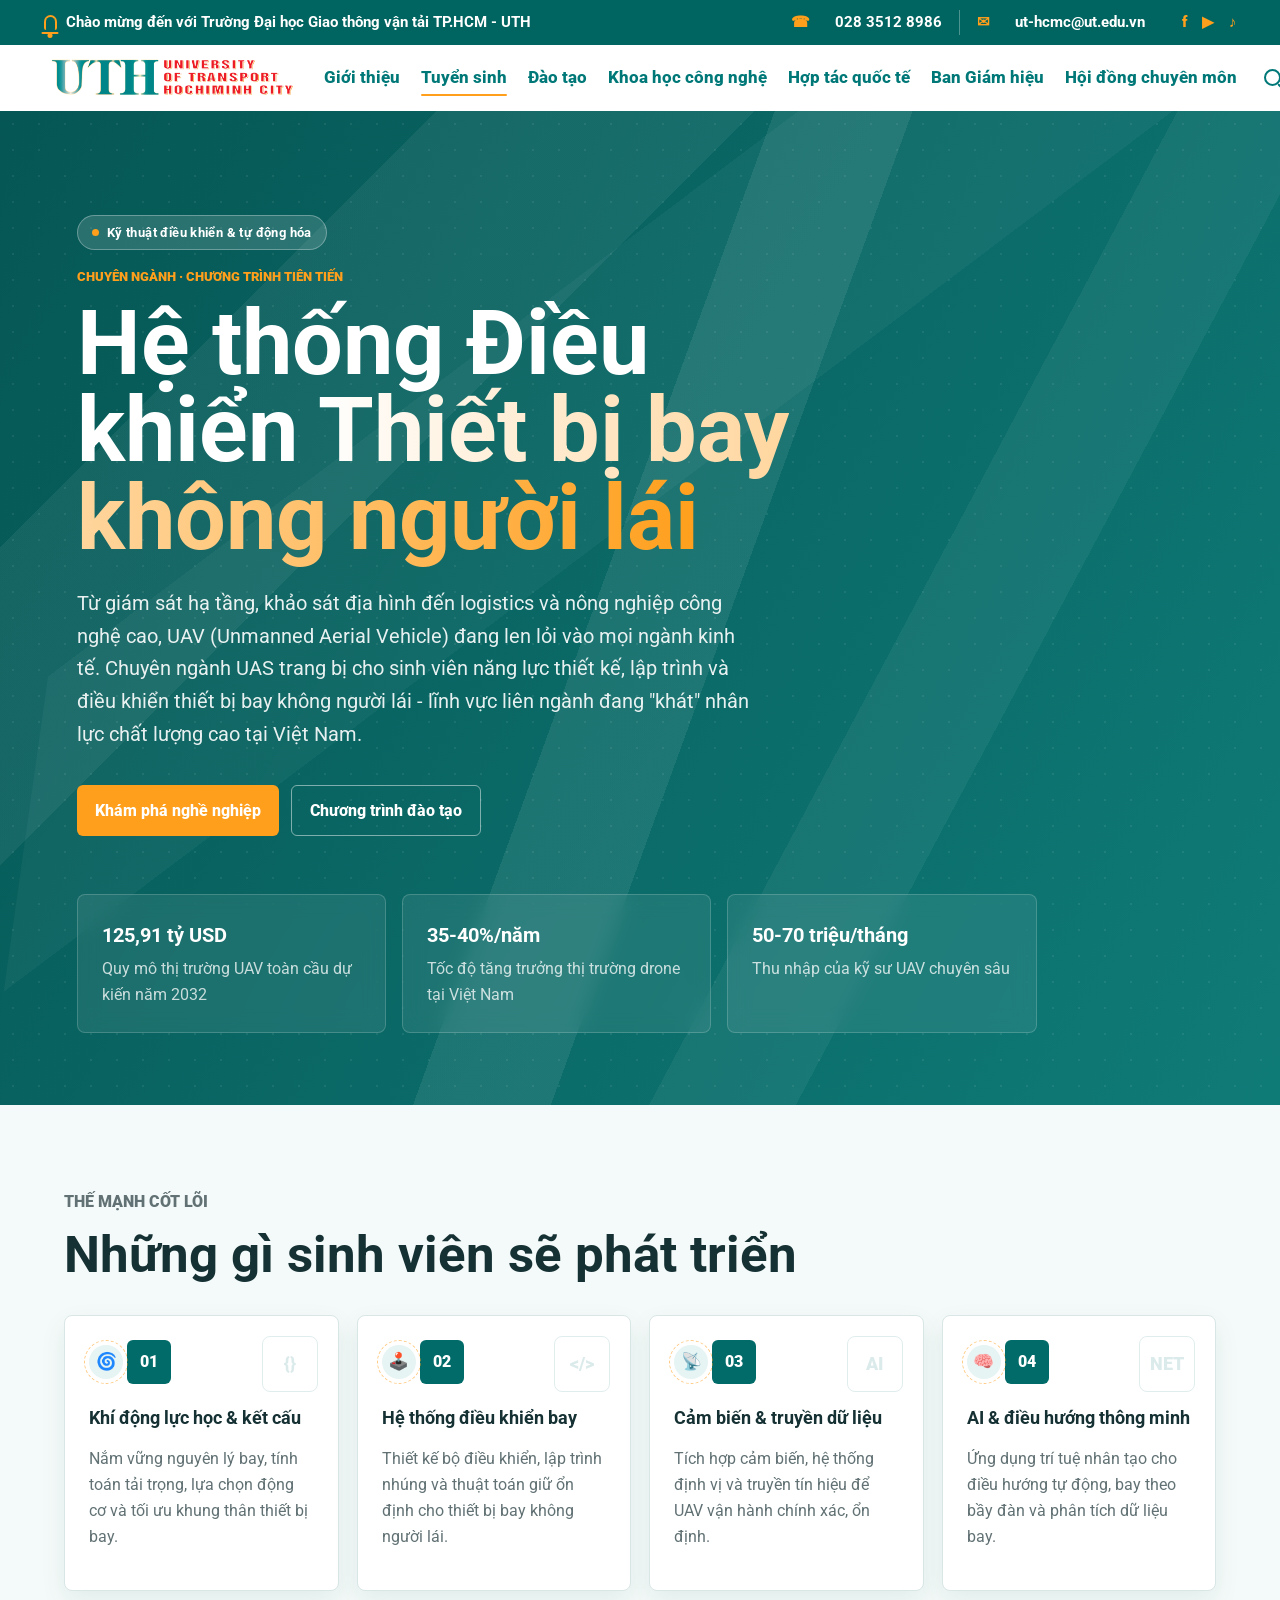
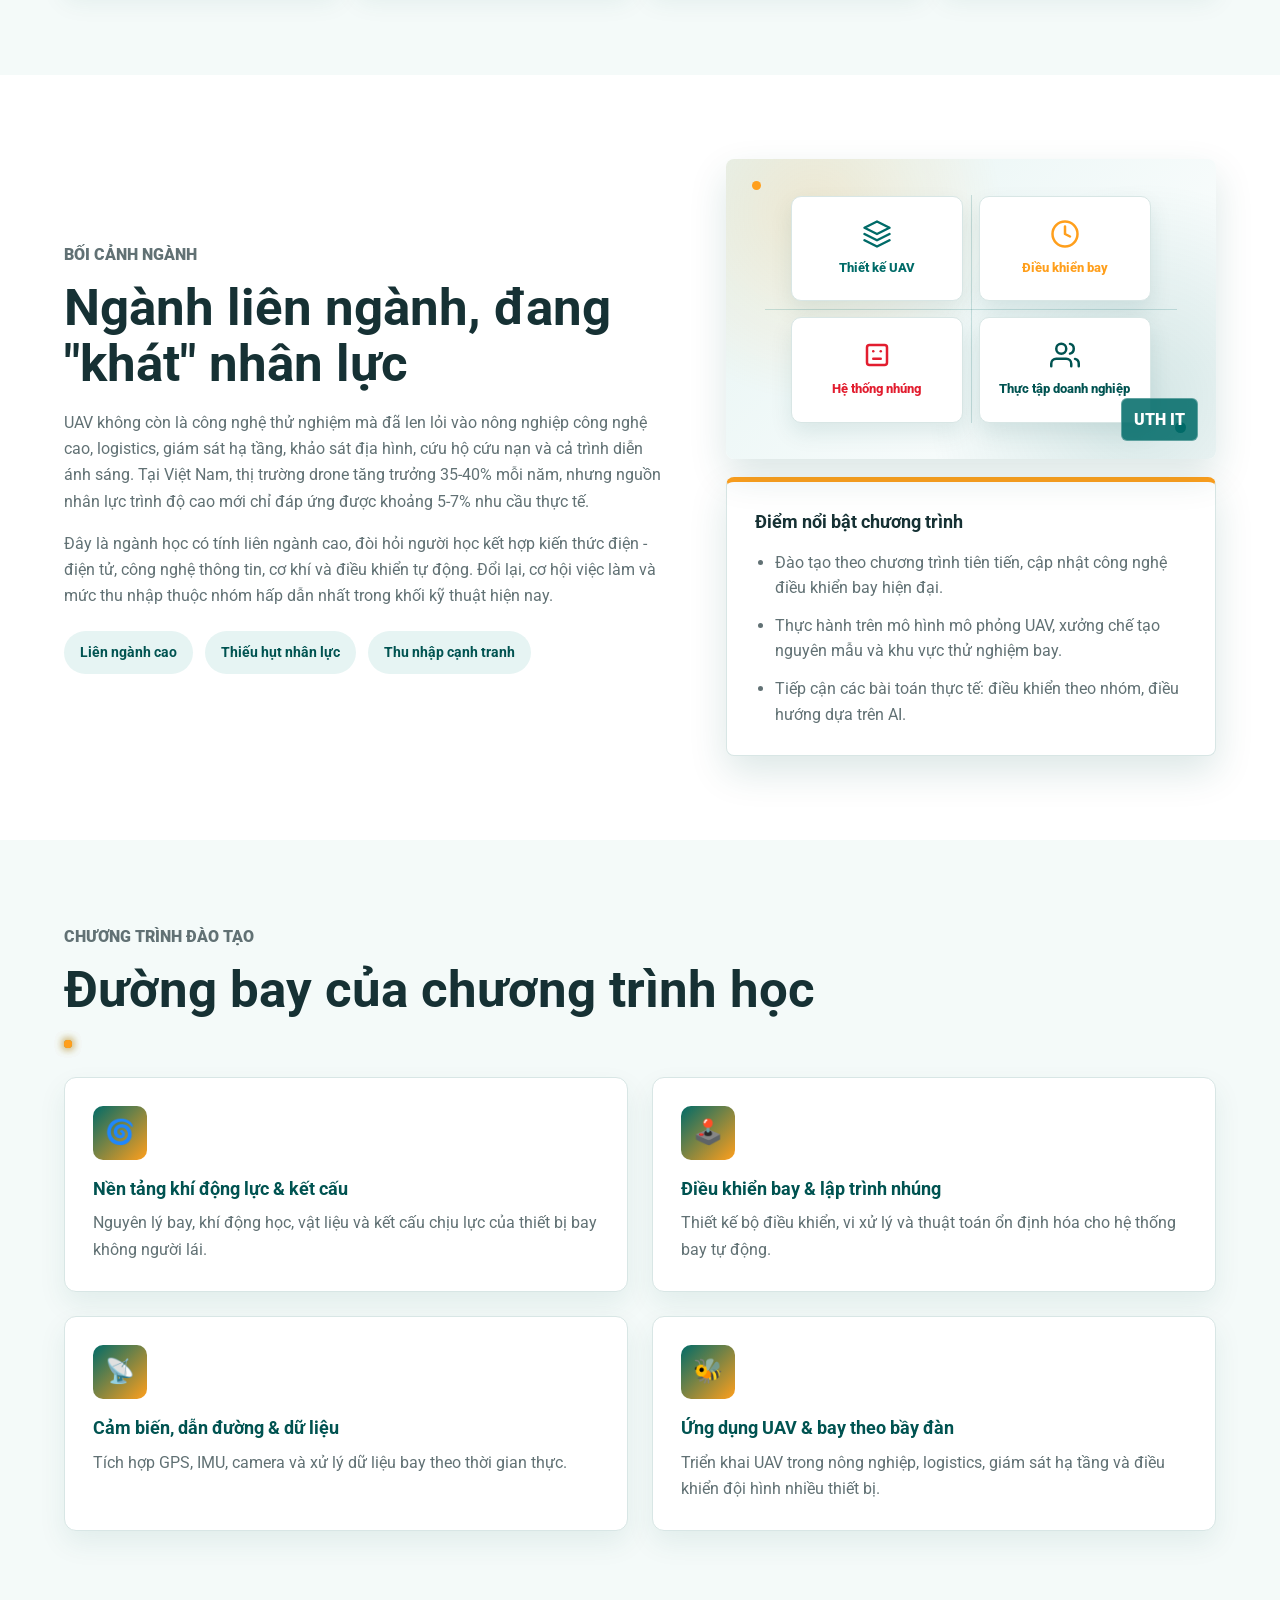
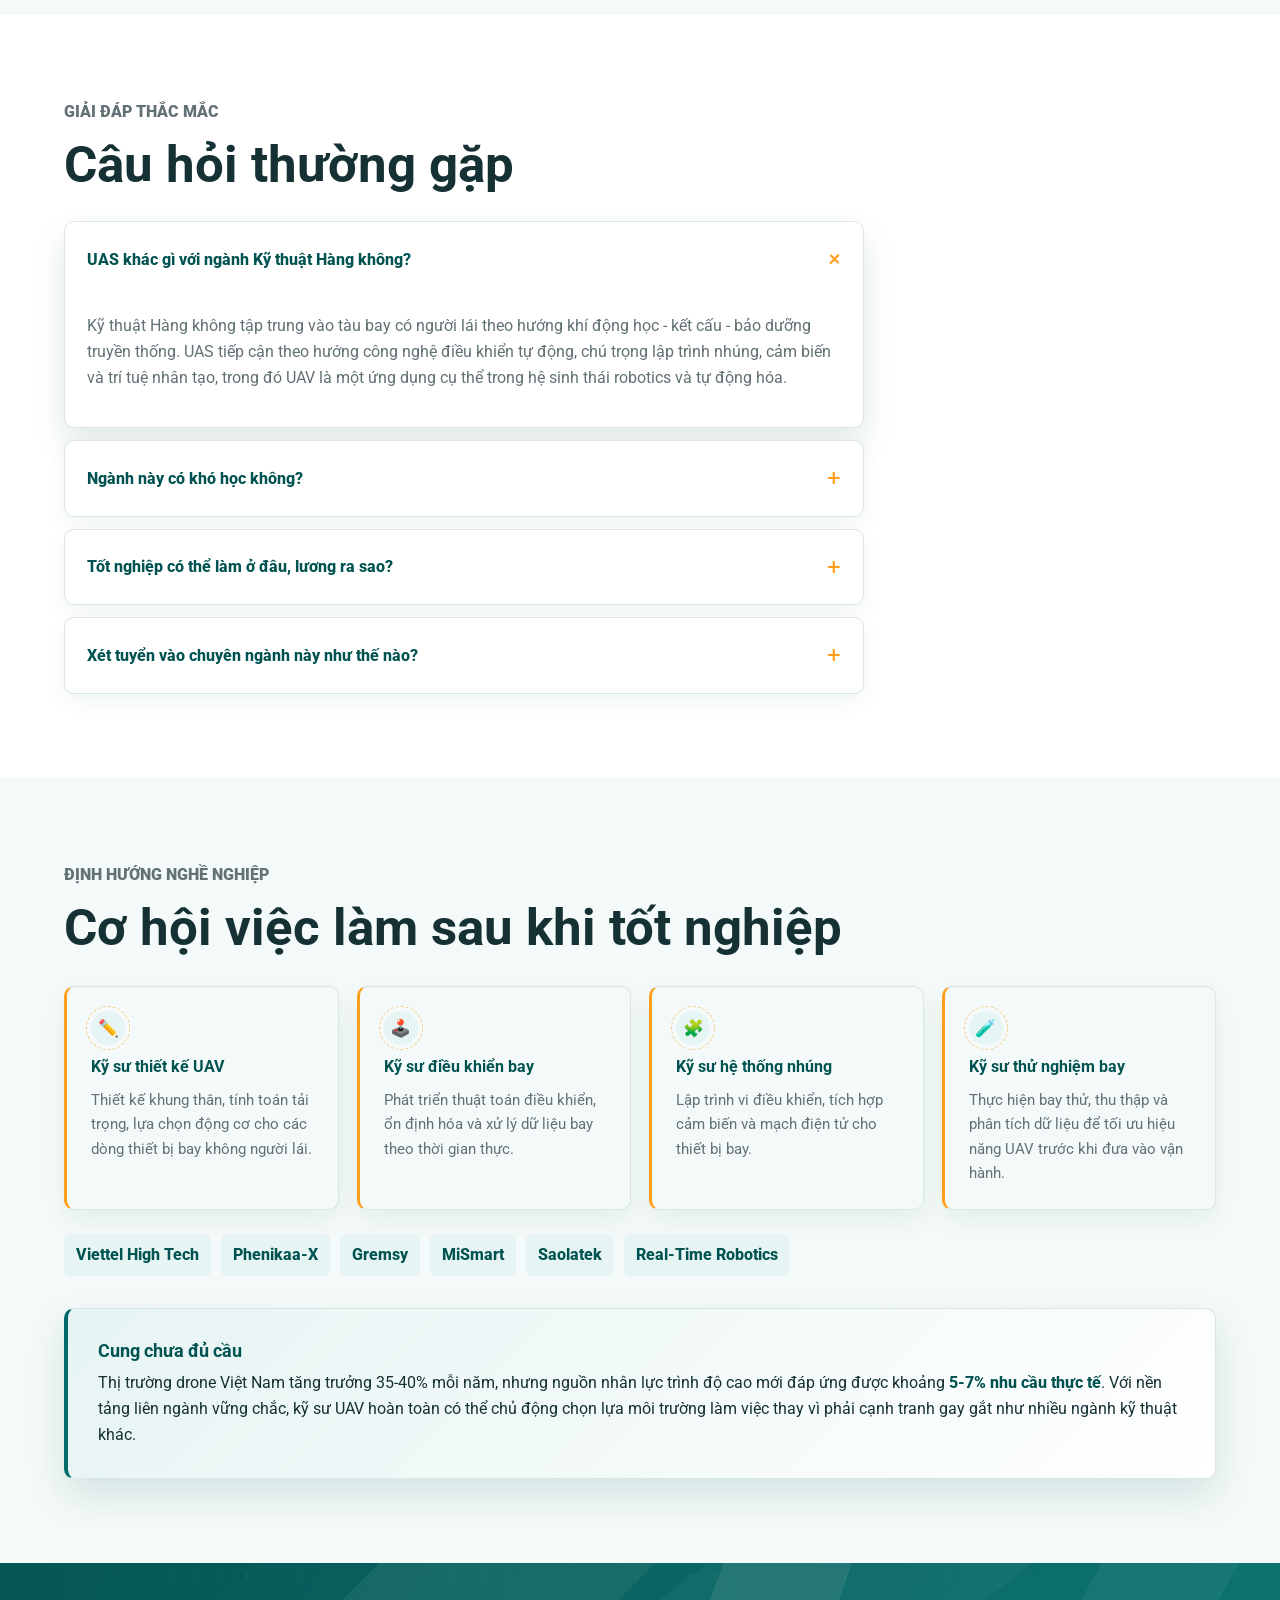
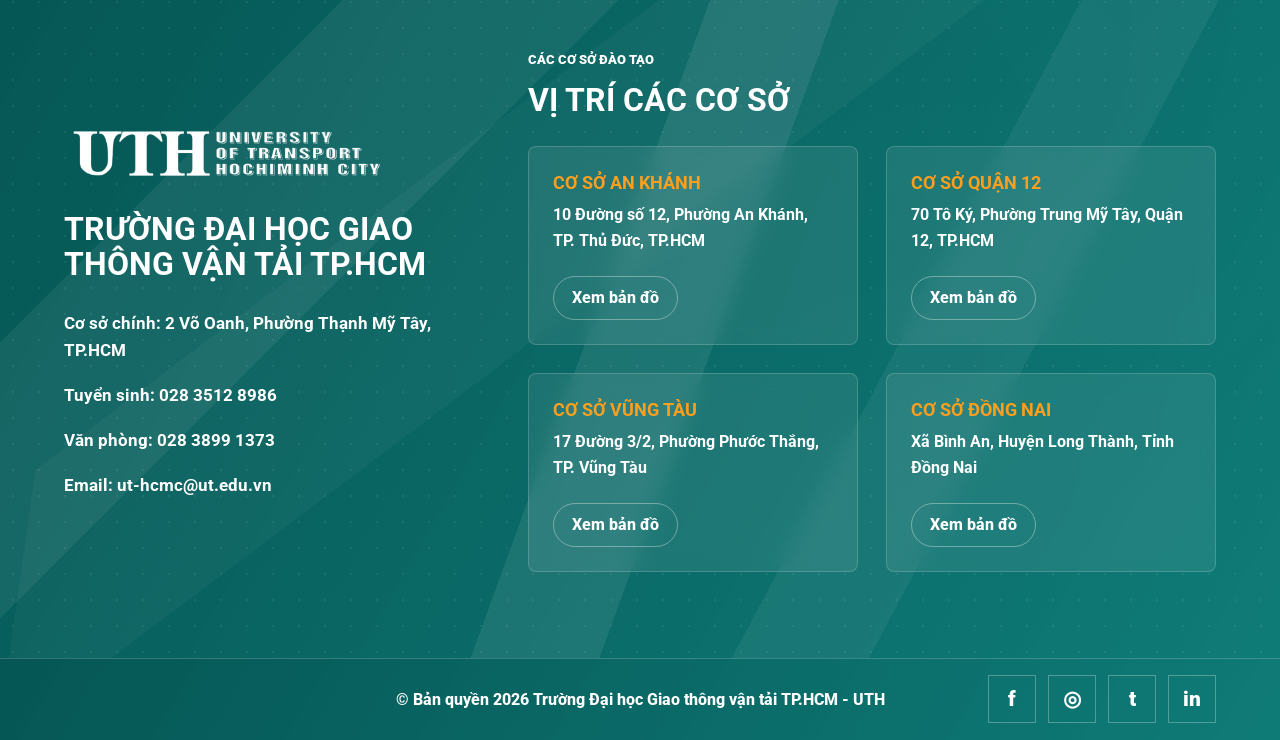
<file: UAV/index.html>
<!DOCTYPE html>
<html lang="vi">
<head>
  <meta charset="UTF-8">
  <meta name="viewport" content="width=device-width, initial-scale=1.0">
  <title>Hệ thống Điều khiển Thiết bị bay không người lái (UAS) - UTH</title>
  <link rel="stylesheet" href="../styles.css">
</head>
<body>
  <div class="scroll-progress" id="scrollProgress"></div>

  <div class="top-bar">
    <p><span class="bell-icon" aria-hidden="true"></span> Chào mừng đến với Trường Đại học Giao thông vận tải TP.HCM - UTH</p>
    <div class="top-actions">
      <div class="top-contact">
        <span><span class="top-icon">☎</span> 028 3512 8986</span>
        <span><span class="top-icon">✉</span> ut-hcmc@ut.edu.vn</span>
      </div>
      <div class="social-links" aria-label="Mạng xã hội">
        <a href="#" aria-label="Facebook">f</a>
        <a href="#" aria-label="YouTube">▶</a>
        <a href="#" aria-label="TikTok">♪</a>
      </div>
    </div>
  </div>

  <header class="site-header">
    <a class="brand" href="#hero" aria-label="Trường Đại học Giao thông vận tải TP.HCM">
      <img src="../Logo_UTH.png" alt="Logo UTH">
    </a>
    <nav class="main-nav" aria-label="Điều hướng chính">
      <a href="https://uttest.ut.edu.vn/ky-thuat-thiet-ke-vi-mach-va-ai-2#">Giới thiệu</a>
      <a href="https://uttest.ut.edu.vn/tuyen-sinh" class="active">Tuyển sinh</a>
      <a href="https://uttest.ut.edu.vn/ky-thuat-thiet-ke-vi-mach-va-ai-2#">Đào tạo</a>
      <a href="https://uttest.ut.edu.vn/khoa-hoc-cong-nghe">Khoa học công nghệ</a>
      <a href="https://uttest.ut.edu.vn/hop-tac-quoc-te">Hợp tác quốc tế</a>
      <a href="https://uttest.ut.edu.vn/ky-thuat-thiet-ke-vi-mach-va-ai-2#">Ban Giám hiệu</a>
      <a href="https://uttest.ut.edu.vn/ky-thuat-thiet-ke-vi-mach-va-ai-2#">Hội đồng chuyên môn</a>
    </nav>
    <button class="menu-button" type="button" aria-label="Mở menu" aria-expanded="false">
      <span></span>
      <span></span>
      <span></span>
    </button>
    <div class="header-tools">
      <button class="search-button" type="button" aria-label="Tìm kiếm"></button>
      <div class="language-switch" aria-label="Chuyển ngôn ngữ">
        <a class="active" href="#">VN</a>
        <a href="#">EN</a>
      </div>
    </div>
  </header>

  <main>
    <section class="hero uth-bg" id="hero">
      <div class="uth-bg-dots" aria-hidden="true"></div>
      <div class="hero-content">
        <span class="hero-badge">Kỹ thuật điều khiển &amp; tự động hóa</span>
        <p class="eyebrow">Chuyên ngành · Chương trình tiên tiến</p>
        <h1>Hệ thống Điều khiển <span class="title-shine">Thiết bị bay không người lái</span></h1>
        <p class="hero-lead">
          Từ giám sát hạ tầng, khảo sát địa hình đến logistics và nông nghiệp công nghệ cao, UAV (Unmanned Aerial Vehicle) đang len lỏi vào mọi ngành kinh tế. Chuyên ngành UAS trang bị cho sinh viên năng lực thiết kế, lập trình và điều khiển thiết bị bay không người lái - lĩnh vực liên ngành đang "khát" nhân lực chất lượng cao tại Việt Nam.
        </p>
        <div class="hero-actions">
          <a class="primary-action" href="#career">Khám phá nghề nghiệp</a>
          <a class="secondary-action" href="#program">Chương trình đào tạo</a>
        </div>
      </div>
      <div class="hero-stats">
        <article>
          <strong>125,91 tỷ USD</strong>
          <span>Quy mô thị trường UAV toàn cầu dự kiến năm 2032</span>
        </article>
        <article>
          <strong>35-40%/năm</strong>
          <span>Tốc độ tăng trưởng thị trường drone tại Việt Nam</span>
        </article>
        <article>
          <strong>50-70 triệu/tháng</strong>
          <span>Thu nhập của kỹ sư UAV chuyên sâu</span>
        </article>
      </div>
    </section>

    <section class="section section-light">
      <div class="section-inner">
        <p class="eyebrow">Thế mạnh cốt lõi</p>
        <h2>Những gì sinh viên sẽ phát triển</h2>
        <div class="feature-grid stagger">
          <article class="feature-card reveal">
            <span class="icon-ring">🌀</span>
            <span class="feature-icon">01</span>
            <h3>Khí động lực học &amp; kết cấu</h3>
            <p>Nắm vững nguyên lý bay, tính toán tải trọng, lựa chọn động cơ và tối ưu khung thân thiết bị bay.</p>
          </article>
          <article class="feature-card reveal">
            <span class="icon-ring">🕹️</span>
            <span class="feature-icon">02</span>
            <h3>Hệ thống điều khiển bay</h3>
            <p>Thiết kế bộ điều khiển, lập trình nhúng và thuật toán giữ ổn định cho thiết bị bay không người lái.</p>
          </article>
          <article class="feature-card reveal">
            <span class="icon-ring">📡</span>
            <span class="feature-icon">03</span>
            <h3>Cảm biến &amp; truyền dữ liệu</h3>
            <p>Tích hợp cảm biến, hệ thống định vị và truyền tín hiệu để UAV vận hành chính xác, ổn định.</p>
          </article>
          <article class="feature-card reveal">
            <span class="icon-ring">🧠</span>
            <span class="feature-icon">04</span>
            <h3>AI &amp; điều hướng thông minh</h3>
            <p>Ứng dụng trí tuệ nhân tạo cho điều hướng tự động, bay theo bầy đàn và phân tích dữ liệu bay.</p>
          </article>
        </div>
      </div>
    </section>

    <section class="section" id="overview">
      <div class="section-inner split">
        <div class="reveal">
          <p class="eyebrow">Bối cảnh ngành</p>
          <h2>Ngành liên ngành, đang "khát" nhân lực</h2>
          <p>
            UAV không còn là công nghệ thử nghiệm mà đã len lỏi vào nông nghiệp công nghệ cao, logistics, giám sát hạ tầng, khảo sát địa hình, cứu hộ cứu nạn và cả trình diễn ánh sáng. Tại Việt Nam, thị trường drone tăng trưởng 35-40% mỗi năm, nhưng nguồn nhân lực trình độ cao mới chỉ đáp ứng được khoảng 5-7% nhu cầu thực tế.
          </p>
          <p>
            Đây là ngành học có tính liên ngành cao, đòi hỏi người học kết hợp kiến thức điện - điện tử, công nghệ thông tin, cơ khí và điều khiển tự động. Đổi lại, cơ hội việc làm và mức thu nhập thuộc nhóm hấp dẫn nhất trong khối kỹ thuật hiện nay.
          </p>
          <div class="stat-pill-row">
            <span class="stat-pill">Liên ngành cao</span>
            <span class="stat-pill">Thiếu hụt nhân lực</span>
            <span class="stat-pill">Thu nhập cạnh tranh</span>
          </div>
        </div>
        <div class="intro-stack reveal" style="transition-delay: 0.12s;">
          <figure class="intro-media">
            <div class="intro-icon-panel" aria-hidden="true">
              <div class="ip-dot ip-dot-1"></div>
              <div class="ip-dot ip-dot-2"></div>
              <div class="ip-grid">
                <div class="ip-tile ip-tile-code">
                  <svg viewBox="0 0 24 24" fill="none" stroke="currentColor" stroke-width="2" stroke-linecap="round" stroke-linejoin="round"><path d="M12 2L2 7l10 5 10-5-10-5z"></path><path d="M2 17l10 5 10-5"></path><path d="M2 12l10 5 10-5"></path></svg>
                  <span>Thiết kế UAV</span>
                </div>
                <div class="ip-tile ip-tile-data">
                  <svg viewBox="0 0 24 24" fill="none" stroke="currentColor" stroke-width="2" stroke-linecap="round" stroke-linejoin="round"><circle cx="12" cy="12" r="10"></circle><path d="M12 6v6l4 2"></path></svg>
                  <span>Điều khiển bay</span>
                </div>
                <div class="ip-tile ip-tile-ai">
                  <svg viewBox="0 0 24 24" fill="none" stroke="currentColor" stroke-width="2" stroke-linecap="round" stroke-linejoin="round"><rect x="4" y="4" width="16" height="16" rx="2"></rect><path d="M9 9h.01"></path><path d="M15 9h.01"></path><path d="M9 15h6"></path></svg>
                  <span>Hệ thống nhúng</span>
                </div>
                <div class="ip-tile ip-tile-team">
                  <svg viewBox="0 0 24 24" fill="none" stroke="currentColor" stroke-width="2" stroke-linecap="round" stroke-linejoin="round"><path d="M17 21v-2a4 4 0 0 0-4-4H5a4 4 0 0 0-4 4v2"></path><circle cx="9" cy="7" r="4"></circle><path d="M23 21v-2a4 4 0 0 0-3-3.87"></path><path d="M16 3.13a4 4 0 0 1 0 7.75"></path></svg>
                  <span>Thực tập doanh nghiệp</span>
                </div>
              </div>
              <div class="ip-line ip-line-h"></div>
              <div class="ip-line ip-line-v"></div>
            </div>
          </figure>
          <div class="info-card">
            <h3>Điểm nổi bật chương trình</h3>
            <ul>
              <li>Đào tạo theo chương trình tiên tiến, cập nhật công nghệ điều khiển bay hiện đại.</li>
              <li>Thực hành trên mô hình mô phỏng UAV, xưởng chế tạo nguyên mẫu và khu vực thử nghiệm bay.</li>
              <li>Tiếp cận các bài toán thực tế: điều khiển theo nhóm, điều hướng dựa trên AI.</li>
            </ul>
          </div>
        </div>
      </div>
    </section>

    <section class="section section-light" id="program">
      <div class="section-inner">
        <p class="eyebrow">Chương trình đào tạo</p>
        <h2>Đường bay của chương trình học</h2>
        <div class="program-flow" aria-hidden="true">
          <svg viewBox="0 0 400 4" preserveAspectRatio="none">
            <line x1="0" y1="2" x2="400" y2="2" stroke="url(#flowGrad)" stroke-width="2" stroke-dasharray="6 6" class="flow-line"></line>
            <defs>
              <linearGradient id="flowGrad" x1="0" y1="0" x2="1" y2="0">
                <stop offset="0%" stop-color="var(--uth-teal)"></stop>
                <stop offset="100%" stop-color="var(--uth-orange)"></stop>
              </linearGradient>
            </defs>
          </svg>
          <span class="flow-dot"></span>
          <span class="flow-dot"></span>
          <span class="flow-dot"></span>
        </div>
        <div class="program-grid">
          <article class="program-card reveal">
            <div class="icon-box">🌀</div>
            <h3>Nền tảng khí động lực &amp; kết cấu</h3>
            <p>Nguyên lý bay, khí động học, vật liệu và kết cấu chịu lực của thiết bị bay không người lái.</p>
          </article>
          <article class="program-card reveal">
            <div class="icon-box">🕹️</div>
            <h3>Điều khiển bay &amp; lập trình nhúng</h3>
            <p>Thiết kế bộ điều khiển, vi xử lý và thuật toán ổn định hóa cho hệ thống bay tự động.</p>
          </article>
          <article class="program-card reveal">
            <div class="icon-box">📡</div>
            <h3>Cảm biến, dẫn đường &amp; dữ liệu</h3>
            <p>Tích hợp GPS, IMU, camera và xử lý dữ liệu bay theo thời gian thực.</p>
          </article>
          <article class="program-card reveal">
            <div class="icon-box">🐝</div>
            <h3>Ứng dụng UAV &amp; bay theo bầy đàn</h3>
            <p>Triển khai UAV trong nông nghiệp, logistics, giám sát hạ tầng và điều khiển đội hình nhiều thiết bị.</p>
          </article>
        </div>
      </div>
    </section>

    <section class="section">
      <div class="section-inner">
        <p class="eyebrow">Giải đáp thắc mắc</p>
        <h2>Câu hỏi thường gặp</h2>
        <div class="faq-list">
          <details class="faq-item" open>
            <summary>UAS khác gì với ngành Kỹ thuật Hàng không?</summary>
            <div class="faq-body">
              <p>Kỹ thuật Hàng không tập trung vào tàu bay có người lái theo hướng khí động học - kết cấu - bảo dưỡng truyền thống. UAS tiếp cận theo hướng công nghệ điều khiển tự động, chú trọng lập trình nhúng, cảm biến và trí tuệ nhân tạo, trong đó UAV là một ứng dụng cụ thể trong hệ sinh thái robotics và tự động hóa.</p>
            </div>
          </details>
          <details class="faq-item">
            <summary>Ngành này có khó học không?</summary>
            <div class="faq-body">
              <p>Đây là ngành liên ngành, đòi hỏi kết hợp kiến thức điện - điện tử, công nghệ thông tin và cơ khí, cùng khả năng tự học vì công nghệ điều khiển, AI thay đổi rất nhanh. Đổi lại, chương trình được thiết kế theo hướng thực hành nhiều để sinh viên tiếp cận dần từng mảng kiến thức.</p>
            </div>
          </details>
          <details class="faq-item">
            <summary>Tốt nghiệp có thể làm ở đâu, lương ra sao?</summary>
            <div class="faq-body">
              <p>Sinh viên có thể làm việc tại doanh nghiệp công nghệ, hàng không - quốc phòng hoặc các công ty phát triển UAV thương mại. Mức lương phổ biến khoảng 12-30 triệu đồng/tháng, kỹ sư chuyên sâu có thể đạt 50-70 triệu đồng/tháng.</p>
            </div>
          </details>
          <details class="faq-item">
            <summary>Xét tuyển vào chuyên ngành này như thế nào?</summary>
            <div class="faq-body">
              <p>Chuyên ngành thuộc ngành Kỹ thuật điều khiển và tự động hóa, chương trình tiên tiến, xét tuyển tổ hợp có môn Toán bắt buộc kết hợp cùng các môn khác theo tổ hợp xét tuyển của trường từng năm.</p>
            </div>
          </details>
        </div>
      </div>
    </section>

    <section class="section section-light" id="career">
      <div class="section-inner">
        <p class="eyebrow">Định hướng nghề nghiệp</p>
        <h2>Cơ hội việc làm sau khi tốt nghiệp</h2>
        <div class="career-grid">
          <article class="career-card reveal">
            <span class="icon-ring">✏️</span>
            <h3>Kỹ sư thiết kế UAV</h3>
            <p>Thiết kế khung thân, tính toán tải trọng, lựa chọn động cơ cho các dòng thiết bị bay không người lái.</p>
          </article>
          <article class="career-card reveal">
            <span class="icon-ring">🕹️</span>
            <h3>Kỹ sư điều khiển bay</h3>
            <p>Phát triển thuật toán điều khiển, ổn định hóa và xử lý dữ liệu bay theo thời gian thực.</p>
          </article>
          <article class="career-card reveal">
            <span class="icon-ring">🧩</span>
            <h3>Kỹ sư hệ thống nhúng</h3>
            <p>Lập trình vi điều khiển, tích hợp cảm biến và mạch điện tử cho thiết bị bay.</p>
          </article>
          <article class="career-card reveal">
            <span class="icon-ring">🧪</span>
            <h3>Kỹ sư thử nghiệm bay</h3>
            <p>Thực hiện bay thử, thu thập và phân tích dữ liệu để tối ưu hiệu năng UAV trước khi đưa vào vận hành.</p>
          </article>
        </div>

        <ul class="career-tags">
          <li>Viettel High Tech</li>
          <li>Phenikaa-X</li>
          <li>Gremsy</li>
          <li>MiSmart</li>
          <li>Saolatek</li>
          <li>Real-Time Robotics</li>
        </ul>

        <div class="highlight-box reveal" style="margin-top: 32px;">
          <h3>Cung chưa đủ cầu</h3>
          <p>
            Thị trường drone Việt Nam tăng trưởng 35-40% mỗi năm, nhưng nguồn nhân lực trình độ cao mới đáp ứng được khoảng <span class="highlight-strong">5-7% nhu cầu thực tế</span>. Với nền tảng liên ngành vững chắc, kỹ sư UAV hoàn toàn có thể chủ động chọn lựa môi trường làm việc thay vì phải cạnh tranh gay gắt như nhiều ngành kỹ thuật khác.
          </p>
        </div>
      </div>
    </section>

    <section class="campus uth-bg" id="campus">
      <div class="uth-bg-dots" aria-hidden="true"></div>
      <div class="campus-inner">
        <div class="school-info">
          <img src="../Logo_UTH.png" alt="Logo UTH">
          <h2>Trường Đại học Giao thông vận tải TP.HCM</h2>
          <ul>
            <li><strong>Cơ sở chính:</strong> 2 Võ Oanh, Phường Thạnh Mỹ Tây, TP.HCM</li>
            <li><strong>Tuyển sinh:</strong> 028 3512 8986</li>
            <li><strong>Văn phòng:</strong> 028 3899 1373</li>
            <li><strong>Email:</strong> ut-hcmc@ut.edu.vn</li>
          </ul>
        </div>

        <div class="campus-list">
          <p class="eyebrow">Các cơ sở đào tạo</p>
          <h2>Vị trí các cơ sở</h2>
          <div class="campus-grid">
            <article>
              <h3>Cơ sở An Khánh</h3>
              <p>10 Đường số 12, Phường An Khánh, TP. Thủ Đức, TP.HCM</p>
              <a href="https://maps.google.com" target="_blank" rel="noreferrer">Xem bản đồ</a>
            </article>
            <article>
              <h3>Cơ sở Quận 12</h3>
              <p>70 Tô Ký, Phường Trung Mỹ Tây, Quận 12, TP.HCM</p>
              <a href="https://maps.google.com" target="_blank" rel="noreferrer">Xem bản đồ</a>
            </article>
            <article>
              <h3>Cơ sở Vũng Tàu</h3>
              <p>17 Đường 3/2, Phường Phước Thắng, TP. Vũng Tàu</p>
              <a href="https://maps.google.com" target="_blank" rel="noreferrer">Xem bản đồ</a>
            </article>
            <article>
              <h3>Cơ sở Đồng Nai</h3>
              <p>Xã Bình An, Huyện Long Thành, Tỉnh Đồng Nai</p>
              <a href="https://maps.google.com" target="_blank" rel="noreferrer">Xem bản đồ</a>
            </article>
          </div>
        </div>
      </div>
    </section>
  </main>

  <footer class="site-footer">
    <p>© Bản quyền 2026 Trường Đại học Giao thông vận tải TP.HCM - UTH</p>
    <div class="footer-social" aria-label="Mạng xã hội">
      <a href="#" aria-label="Facebook">f</a>
      <a href="#" aria-label="Instagram">◎</a>
      <a href="#" aria-label="Twitter">t</a>
      <a href="#" aria-label="LinkedIn">in</a>
    </div>
    <a class="back-to-top" href="#hero" aria-label="Về đầu trang">
      <svg class="btt-progress" viewBox="0 0 60 60" aria-hidden="true">
        <circle class="btt-progress-track" cx="30" cy="30" r="27"></circle>
        <circle class="btt-progress-bar" cx="30" cy="30" r="27"></circle>
      </svg>
      <svg class="btt-chevron" viewBox="0 0 24 24" fill="none" stroke="currentColor" stroke-width="2.4" stroke-linecap="round" stroke-linejoin="round">
        <polyline points="6 15 12 9 18 15"></polyline>
        <polyline points="6 11 12 5 18 11"></polyline>
      </svg>
      <span class="btt-blob" aria-hidden="true"></span>
    </a>
  </footer>

  <script src="../script.js"></script>
</body>
</html>
</file>
<file: styles.css>
@import url("https://fonts.googleapis.com/css2?family=Roboto:wght@400;500;700;800;900&display=swap");

:root {
  --uth-teal: #006b68;
  --uth-teal-dark: #005351;
  --uth-teal-soft: #e6f4f3;
  --uth-orange: #ff9f1c;
  --uth-red: #e21d2f;
  --ink: #163134;
  --muted: #617174;
  --line: #d8e6e5;
  --paper: #ffffff;
  --soft: #f4faf9;
  --shadow: 0 16px 38px rgba(0, 83, 81, 0.14);
  --shadow-lg: 0 24px 56px rgba(0, 83, 81, 0.2);
  --glow-orange: 0 0 0 6px rgba(255, 159, 28, 0.14);
  --glow-teal: 0 0 0 6px rgba(0, 107, 104, 0.12);
}

* {
  box-sizing: border-box;
}

html {
  scroll-behavior: smooth;
}

@keyframes floatBackground {
  0% {
    transform: translate3d(-2%, -1%, 0) rotate(0deg);
  }

  50% {
    transform: translate3d(2%, 1%, 0) rotate(2deg);
  }

  100% {
    transform: translate3d(-2%, -1%, 0) rotate(0deg);
  }
}

@keyframes fadeSlideUp {
  from {
    opacity: 0;
    transform: translateY(28px);
  }

  to {
    opacity: 1;
    transform: translateY(0);
  }
}

@keyframes softPulse {
  0%,
  100% {
    box-shadow: 0 0 0 rgba(255, 159, 28, 0);
  }

  50% {
    box-shadow: 0 0 0 8px rgba(255, 159, 28, 0.12);
  }
}

@keyframes floatIcon {
  0%,
  100% {
    transform: translateY(0);
  }

  50% {
    transform: translateY(-6px);
  }
}

@keyframes dashFlow {
  to {
    stroke-dashoffset: -200;
  }
}

@keyframes flowDot {
  0% {
    left: 0%;
    opacity: 0;
  }

  10% {
    opacity: 1;
  }

  90% {
    opacity: 1;
  }

  100% {
    left: 100%;
    opacity: 0;
  }
}

@keyframes marqueeScroll {
  from {
    transform: translateX(0);
  }

  to {
    transform: translateX(-50%);
  }
}

@keyframes statusBlink {
  0%,
  100% {
    opacity: 1;
  }

  50% {
    opacity: 0.4;
  }
}

@keyframes shimmerText {
  0% {
    background-position: 0% 50%;
  }

  100% {
    background-position: 200% 50%;
  }
}

body {
  margin: 0;
  color: var(--ink);
  font-family: Roboto, Arial, "Helvetica Neue", sans-serif;
  line-height: 1.6;
  background: var(--paper);
}

a {
  color: inherit;
  text-decoration: none;
}

/* Visible keyboard focus everywhere on the site */
a:focus-visible,
button:focus-visible,
.tab-button:focus-visible,
.career-item:focus-visible {
  outline: 2px solid var(--uth-orange);
  outline-offset: 3px;
  border-radius: 4px;
}

.top-bar {
  display: flex;
  min-height: 45px;
  align-items: center;
  justify-content: space-between;
  gap: 24px;
  padding: 8px clamp(18px, 3.4vw, 56px);
  color: #ffffff;
  background: #006560;
  font-size: 0.94rem;
  font-weight: 700;
}

.top-bar p {
  display: inline-flex;
  align-items: center;
  gap: 9px;
  margin: 0;
}

.top-actions {
  display: flex;
  align-items: center;
  gap: 20px;
}

.top-contact {
  display: flex;
  flex-wrap: wrap;
  gap: 0;
}

.top-contact span {
  display: inline-flex;
  align-items: center;
  gap: 8px;
  min-height: 22px;
  padding: 0 17px;
  border-right: 1px solid rgba(255, 255, 255, 0.3);
}

.top-contact span:first-child {
  padding-left: 0;
}

.top-contact span:last-child {
  border-right: 0;
}

.top-icon,
.social-links a {
  color: var(--uth-orange);
  font-weight: 900;
}

.social-links {
  display: flex;
  align-items: center;
  gap: 15px;
}

.social-links a {
  line-height: 1;
  transition: transform 0.22s ease, color 0.22s ease;
}

.social-links a:hover {
  color: #ffffff;
  transform: translateY(-2px);
}

.bell-icon {
  position: relative;
  display: inline-block;
  width: 13px;
  height: 15px;
  border: 2px solid var(--uth-orange);
  border-bottom: 0;
  border-radius: 9px 9px 3px 3px;
}

.bell-icon::before {
  content: "";
  position: absolute;
  left: 50%;
  bottom: -4px;
  width: 17px;
  height: 2px;
  background: var(--uth-orange);
  border-radius: 999px;
  transform: translateX(-50%);
}

.bell-icon::after {
  content: "";
  position: absolute;
  left: 50%;
  bottom: -8px;
  width: 5px;
  height: 5px;
  background: var(--uth-orange);
  border-radius: 50%;
  transform: translateX(-50%);
}

/* --- Site header (sticky, gains a soft shadow once the page scrolls) --- */
.site-header {
  position: sticky;
  top: 0;
  z-index: 20;
  display: flex;
  min-height: 66px;
  align-items: center;
  justify-content: space-between;
  gap: 20px;
  padding: 8px clamp(18px, 3.4vw, 56px);
  background: #ffffff;
  border-bottom: 0;
  box-shadow: none;
  transition: box-shadow 0.25s ease;
}

.site-header.is-scrolled {
  box-shadow: 0 8px 24px rgba(0, 83, 81, 0.1);
}

.brand {
  display: inline-flex;
  align-items: center;
}

.brand img {
  display: block;
  width: 260px;
  height: auto;
}

.main-nav {
  display: flex;
  flex: 1 1 auto;
  align-items: center;
  justify-content: center;
  gap: clamp(18px, 1.65vw, 30px);
}

.main-nav a {
  position: relative;
  padding: 6px 0;
  border-radius: 6px;
  color: #007878;
  font-size: 1.04rem;
  font-weight: 800;
  line-height: 1.25;
  white-space: nowrap;
}

.main-nav a::after {
  content: "";
  position: absolute;
  left: 0;
  bottom: -2px;
  width: 0%;
  height: 2px;
  background: var(--uth-orange);
  border-radius: 999px;
  transition: width 0.25s ease;
}

.main-nav a:hover {
  color: var(--uth-orange);
  background: transparent;
}

.main-nav a:hover::after,
.main-nav a.active::after {
  width: 100%;
}

.header-tools {
  display: flex;
  flex: 0 0 auto;
  align-items: center;
  gap: 18px;
}

.search-button {
  position: relative;
  width: 34px;
  height: 34px;
  padding: 0;
  border: 0;
  background: transparent;
  cursor: pointer;
}

.search-button::before {
  content: "";
  position: absolute;
  top: 8px;
  left: 7px;
  width: 13px;
  height: 13px;
  border: 2px solid #007878;
  border-radius: 50%;
}

.search-button::after {
  content: "";
  position: absolute;
  top: 22px;
  left: 21px;
  width: 10px;
  height: 2px;
  background: #007878;
  border-radius: 999px;
  transform: rotate(45deg);
  transform-origin: left center;
}

.language-switch {
  display: inline-flex;
  width: 128px;
  height: 50px;
  overflow: hidden;
  border: 1px solid #008f8b;
  border-radius: 999px;
}

.language-switch a {
  display: inline-flex;
  flex: 1;
  align-items: center;
  justify-content: center;
  color: #007878;
  font-weight: 900;
  transition: color 0.2s ease, background 0.2s ease;
}

.language-switch a.active {
  color: #ffffff;
  background: #008f8b;
}

/* --- Mobile menu button: animates into an X when nav is open --- */
.menu-button {
  display: none;
  width: 44px;
  height: 44px;
  padding: 10px;
  border: 1px solid var(--line);
  border-radius: 6px;
  background: #ffffff;
  cursor: pointer;
}

.menu-button span {
  display: block;
  height: 2px;
  margin: 5px 0;
  background: var(--uth-teal);
  transition: transform 0.25s ease, opacity 0.25s ease;
}

.menu-button[aria-expanded="true"] span:nth-child(1) {
  transform: translateY(7px) rotate(45deg);
}

.menu-button[aria-expanded="true"] span:nth-child(2) {
  opacity: 0;
}

.menu-button[aria-expanded="true"] span:nth-child(3) {
  transform: translateY(-7px) rotate(-45deg);
}

/* --- Shared teal/orange gradient background used by hero, campus, footer --- */
.uth-bg {
  position: relative;
  overflow: hidden;
  background:
    linear-gradient(120deg, rgba(0, 83, 81, 0.98), rgba(0, 115, 111, 0.94)),
    radial-gradient(circle at 80% 20%, rgba(255, 255, 255, 0.18), transparent 35%);
}

.uth-bg::before,
.uth-bg::after {
  content: "";
  position: absolute;
  inset: -20%;
  pointer-events: none;
  background:
    linear-gradient(135deg, transparent 0 28%, rgba(255, 255, 255, 0.06) 28% 38%, transparent 38% 100%),
    linear-gradient(110deg, transparent 0 48%, rgba(255, 255, 255, 0.08) 48% 54%, transparent 54% 100%);
}

.uth-bg::after {
  transform: translateX(18%) rotate(8deg);
  opacity: 0.65;
  animation: floatBackground 18s ease-in-out infinite;
}

/* Subtle dot-grid texture layered on top of every .uth-bg surface site-wide */
.uth-bg > * {
  position: relative;
}

.uth-bg-dots {
  position: absolute;
  inset: 0;
  z-index: 0;
  pointer-events: none;
  background-image: radial-gradient(rgba(255, 255, 255, 0.14) 1px, transparent 1.4px);
  background-size: 26px 26px;
  opacity: 0.5;
}

@keyframes waveDrift {
  0% {
    transform: translateX(0);
  }

  100% {
    transform: translateX(-50%);
  }
}

@keyframes bob {
  0%,
  100% {
    transform: translateY(0) rotate(-2deg);
  }

  50% {
    transform: translateY(-10px) rotate(2deg);
  }
}

/* Decorative wave shape: place at the bottom of a .uth-bg hero to curve into the next section */
.wave-divider-wrap {
  position: absolute;
  left: 0;
  right: 0;
  bottom: -1px;
  z-index: 1;
  line-height: 0;
  overflow: hidden;
  pointer-events: none;
}

.wave-divider-wrap svg {
  display: block;
  width: 100%;
  height: 70px;
}

.wave-divider-wrap path {
  fill: var(--paper);
}

.wave-divider-wrap.on-soft path {
  fill: var(--soft);
}

/* A second, softer wave layer drifting slowly for extra depth (optional, add as sibling) */
.wave-layer {
  position: absolute;
  left: 0;
  bottom: 40px;
  z-index: 0;
  width: 200%;
  opacity: 0.18;
  animation: waveDrift 16s linear infinite;
  pointer-events: none;
}

/* Small floating mascot icon (boat, plane, building...) for lively hero sections */
.hero-mascot {
  position: absolute;
  z-index: 1;
  font-size: 3rem;
  filter: drop-shadow(0 14px 22px rgba(0, 0, 0, 0.28));
  animation: bob 4.5s ease-in-out infinite;
  pointer-events: none;
}

.hero {
  display: grid;
  min-height: 720px;
  padding: 104px clamp(20px, 6vw, 88px) 72px;
  color: #ffffff;
}

.hero-content,
.hero-stats,
.campus-inner {
  position: relative;
  z-index: 1;
}

.hero-content {
  max-width: 850px;
  align-self: center;
  animation: fadeSlideUp 0.9s ease both;
}

/* Small pill badge, e.g. faculty/department label above the eyebrow */
.hero-badge {
  display: inline-flex;
  align-items: center;
  gap: 8px;
  padding: 6px 14px;
  margin-bottom: 16px;
  color: #ffffff;
  font-size: 0.82rem;
  font-weight: 700;
  letter-spacing: 0.03em;
  background: rgba(255, 255, 255, 0.14);
  border: 1px solid rgba(255, 255, 255, 0.3);
  border-radius: 999px;
  backdrop-filter: blur(6px);
}

.hero-badge::before {
  content: "";
  width: 7px;
  height: 7px;
  background: var(--uth-orange);
  border-radius: 50%;
  animation: statusBlink 1.6s ease-in-out infinite;
}

.eyebrow {
  margin: 0 0 12px;
  color: var(--uth-orange);
  font-size: 0.84rem;
  font-weight: 900;
  letter-spacing: 0;
  text-transform: uppercase;
}

h1,
h2,
h3,
p,
li {
  overflow-wrap: anywhere;
}

h1 {
  max-width: 780px;
  margin: 0;
  font-size: clamp(3rem, 7vw, 6.4rem);
  line-height: 0.98;
  letter-spacing: 0;
}

/* Optional shimmering gradient treatment for a hero title: add .title-shine */
.title-shine {
  background: linear-gradient(90deg, #ffffff, var(--uth-orange), #ffffff);
  background-size: 200% auto;
  -webkit-background-clip: text;
  background-clip: text;
  color: transparent;
  animation: shimmerText 6s linear infinite;
}

h2 {
  margin: 0 0 18px;
  font-size: clamp(2rem, 4vw, 3.5rem);
  line-height: 1.1;
  letter-spacing: 0;
}

h3 {
  margin: 0 0 8px;
  font-size: 1.14rem;
  line-height: 1.28;
}

.hero-lead {
  max-width: 680px;
  margin: 24px 0 0;
  color: rgba(255, 255, 255, 0.9);
  font-size: clamp(1.05rem, 2vw, 1.28rem);
}

.hero-actions {
  display: flex;
  flex-wrap: wrap;
  gap: 12px;
  margin-top: 34px;
}

.primary-action,
.secondary-action {
  display: inline-flex;
  min-height: 48px;
  align-items: center;
  justify-content: center;
  padding: 12px 18px;
  border-radius: 6px;
  font-weight: 800;
  transition: transform 0.24s ease, box-shadow 0.24s ease, background 0.24s ease, border-color 0.24s ease;
}

.primary-action {
  color: #ffffff;
  background: var(--uth-orange);
}

.primary-action:hover {
  transform: translateY(-3px);
  box-shadow: 0 14px 28px rgba(255, 159, 28, 0.35);
}

.secondary-action {
  color: #ffffff;
  border: 1px solid rgba(255, 255, 255, 0.48);
}

.secondary-action:hover {
  transform: translateY(-3px);
  background: rgba(255, 255, 255, 0.12);
  border-color: rgba(255, 255, 255, 0.7);
}

.hero-stats {
  display: grid;
  grid-template-columns: repeat(3, minmax(0, 1fr));
  gap: 16px;
  width: min(960px, 100%);
  margin-top: 58px;
  align-self: end;
}

.hero-stats article,
.campus-grid article {
  padding: 24px;
  color: #ffffff;
  background: rgba(255, 255, 255, 0.08);
  border: 1px solid rgba(255, 255, 255, 0.18);
  border-radius: 8px;
  backdrop-filter: blur(10px);
  transition: transform 0.28s ease, background 0.28s ease, border-color 0.28s ease;
}

.hero-stats article:hover,
.campus-grid article:hover {
  transform: translateY(-6px);
  background: rgba(255, 255, 255, 0.13);
  border-color: rgba(255, 255, 255, 0.32);
}

.hero-stats strong,
.hero-stats span {
  display: block;
}

.hero-stats strong {
  font-size: 1.25rem;
}

.hero-stats span {
  margin-top: 5px;
  color: rgba(255, 255, 255, 0.76);
}

.section {
  padding: 84px clamp(20px, 5vw, 72px);
}

.section-light {
  background: var(--soft);
}

.section-inner {
  width: min(1180px, 100%);
  margin: 0 auto;
}

.reveal {
  opacity: 0;
  transform: translateY(30px);
  transition: opacity 0.7s ease, transform 0.7s ease;
}

.reveal.visible {
  opacity: 1;
  transform: translateY(0);
}

/* Stagger helper: add .stagger to a grid so children fade in one after another */
.stagger.visible > *:nth-child(2) { transition-delay: 0.08s; }
.stagger.visible > *:nth-child(3) { transition-delay: 0.16s; }
.stagger.visible > *:nth-child(4) { transition-delay: 0.24s; }
.stagger.visible > *:nth-child(5) { transition-delay: 0.32s; }

.split {
  display: grid;
  grid-template-columns: minmax(0, 1fr) minmax(320px, 0.82fr);
  gap: clamp(30px, 5vw, 76px);
  align-items: center;
}

.reverse {
  grid-template-columns: minmax(300px, 0.82fr) minmax(0, 1fr);
}

.section p {
  color: var(--muted);
  font-size: 1.02rem;
}

.info-card {
  padding: 28px;
  background: #ffffff;
  border: 1px solid var(--line);
  border-top: 5px solid var(--uth-orange);
  border-radius: 8px;
  box-shadow: var(--shadow);
  transition: transform 0.28s ease, box-shadow 0.28s ease;
}

.info-card:hover {
  transform: translateY(-6px);
  box-shadow: 0 22px 46px rgba(0, 83, 81, 0.18);
}

.intro-stack {
  display: grid;
  gap: 18px;
}

.intro-media {
  position: relative;
  min-height: 250px;
  margin: 0;
  overflow: hidden;
  border-radius: 8px;
  box-shadow: var(--shadow);
}

.intro-media::after {
  content: "UTH IT";
  position: absolute;
  right: 18px;
  bottom: 18px;
  z-index: 2;
  padding: 8px 12px;
  color: #ffffff;
  background: rgba(0, 107, 104, 0.86);
  border: 1px solid rgba(255, 255, 255, 0.28);
  border-radius: 6px;
  font-weight: 900;
}

/* Icon-based illustration panel replacing the photo */
.intro-icon-panel {
  position: relative;
  display: flex;
  min-height: 300px;
  align-items: center;
  justify-content: center;
  overflow: hidden;
  background:
    radial-gradient(circle at 18% 18%, rgba(255, 159, 28, 0.16), transparent 40%),
    radial-gradient(circle at 85% 80%, rgba(0, 107, 104, 0.16), transparent 45%),
    linear-gradient(135deg, var(--uth-teal-soft), #ffffff);
}

.ip-dot {
  position: absolute;
  width: 9px;
  height: 9px;
  border-radius: 50%;
  background: var(--uth-orange);
}

.ip-dot-1 {
  top: 22px;
  left: 26px;
}

.ip-dot-2 {
  right: 30px;
  bottom: 26px;
  width: 11px;
  height: 11px;
  background: var(--uth-teal);
}

.ip-line {
  position: absolute;
  background: rgba(0, 107, 104, 0.18);
}

.ip-line-h {
  top: 50%;
  left: 8%;
  width: 84%;
  height: 1px;
}

.ip-line-v {
  top: 12%;
  left: 50%;
  width: 1px;
  height: 76%;
}

.ip-grid {
  position: relative;
  z-index: 1;
  display: grid;
  grid-template-columns: repeat(2, minmax(0, 1fr));
  gap: 16px;
  width: min(360px, 84%);
}

.ip-tile {
  display: flex;
  flex-direction: column;
  align-items: center;
  justify-content: center;
  gap: 8px;
  padding: 22px 10px;
  background: #ffffff;
  border: 1px solid var(--line);
  border-radius: 10px;
  box-shadow: 0 10px 22px rgba(0, 83, 81, 0.1);
  color: var(--uth-teal);
  font-weight: 800;
  font-size: 0.84rem;
  animation: floatIcon 4.5s ease-in-out infinite;
}

.ip-tile svg {
  width: 30px;
  height: 30px;
}

.ip-tile-data {
  color: var(--uth-orange);
  animation-delay: 0.4s;
}

.ip-tile-ai {
  color: var(--uth-red);
  animation-delay: 0.8s;
}

.ip-tile-team {
  color: var(--uth-teal-dark);
  animation-delay: 1.2s;
}

.info-card ul {
  display: grid;
  gap: 12px;
  padding-left: 20px;
  margin: 16px 0 0;
  color: var(--muted);
}

/* Rounded pill facts, e.g. "Nhu cầu nhân lực cao" chips under intro copy */
.stat-pill-row {
  display: flex;
  flex-wrap: wrap;
  gap: 12px;
  margin-top: 22px;
}

.stat-pill {
  padding: 10px 16px;
  color: var(--uth-teal-dark);
  font-size: 0.88rem;
  font-weight: 700;
  background: var(--uth-teal-soft);
  border-radius: 999px;
}

/* Full-bleed quote / thesis strip: a short mission statement between sections */
.quote-strip {
  position: relative;
  padding: 46px 0;
  overflow: hidden;
  background: linear-gradient(120deg, var(--uth-teal-dark), var(--uth-teal));
}

.quote-strip::after {
  content: "";
  position: absolute;
  top: -60px;
  right: -60px;
  width: 220px;
  height: 220px;
  background: radial-gradient(circle, rgba(255, 159, 28, 0.25), transparent 70%);
}

.quote-strip-inner {
  position: relative;
  max-width: 880px;
  margin: 0 auto;
  padding: 0 24px;
  text-align: center;
}

.quote-strip-inner p {
  margin: 0;
  color: #ffffff;
  font-size: 1.32rem;
  font-weight: 500;
  line-height: 1.55;
}

.quote-strip-inner span {
  display: block;
  margin-top: 14px;
  color: rgba(255, 255, 255, 0.72);
  font-size: 0.85rem;
  letter-spacing: 0.06em;
  text-transform: uppercase;
}

.feature-grid {
  display: grid;
  grid-template-columns: repeat(4, minmax(0, 1fr));
  gap: 18px;
  margin-top: 32px;
}

.feature-card {
  position: relative;
  min-height: 238px;
  padding: 24px;
  background: #ffffff;
  border: 1px solid var(--line);
  border-radius: 8px;
  box-shadow: 0 10px 26px rgba(0, 83, 81, 0.08);
  transition: transform 0.28s ease, border-color 0.28s ease, box-shadow 0.28s ease;
}

.feature-card:hover {
  transform: translateY(-8px);
  border-color: rgba(255, 159, 28, 0.55);
  box-shadow: 0 22px 42px rgba(0, 83, 81, 0.16);
}

.feature-card::before {
  position: absolute;
  top: 20px;
  right: 20px;
  display: inline-grid;
  width: 54px;
  height: 54px;
  place-items: center;
  color: rgba(0, 107, 104, 0.14);
  border: 1px solid rgba(0, 107, 104, 0.12);
  border-radius: 8px;
  font-size: 1.15rem;
  font-weight: 900;
  transition: color 0.28s ease, background 0.28s ease, transform 0.28s ease;
}

.feature-card:nth-child(1)::before {
  content: "{}";
}

.feature-card:nth-child(2)::before {
  content: "</>";
}

.feature-card:nth-child(3)::before {
  content: "AI";
}

.feature-card:nth-child(4)::before {
  content: "NET";
}

.feature-card:hover::before {
  color: #ffffff;
  background: var(--uth-teal);
  transform: rotate(4deg) scale(1.05);
}

.feature-icon {
  display: inline-grid;
  width: 44px;
  height: 44px;
  margin-bottom: 22px;
  place-items: center;
  color: #ffffff;
  background: var(--uth-teal);
  border-radius: 6px;
  font-weight: 900;
  transition: background 0.28s ease, transform 0.28s ease;
}

.feature-card:hover .feature-icon {
  background: var(--uth-orange);
  transform: rotate(-3deg) scale(1.05);
}

/* Small circular icon with a dashed orbiting ring, for feature/career cards */
.icon-ring {
  position: relative;
  display: inline-flex;
  align-items: center;
  justify-content: center;
  width: 34px;
  height: 34px;
  margin-bottom: 12px;
  color: var(--uth-teal-dark);
  font-size: 1.05rem;
  background: var(--uth-teal-soft);
  border-radius: 50%;
}

.icon-ring::after {
  content: "";
  position: absolute;
  inset: -5px;
  border: 1px dashed rgba(255, 159, 28, 0.55);
  border-radius: 50%;
  animation: floatIcon 4s ease-in-out infinite;
}

/* --- Program cards: 2-column feature blocks for curriculum/program areas --- */
.program-grid {
  display: grid;
  grid-template-columns: repeat(2, minmax(0, 1fr));
  gap: 24px;
  margin-top: 30px;
}

.program-card {
  padding: 28px;
  background: #ffffff;
  border: 1px solid var(--line);
  border-radius: 12px;
  box-shadow: 0 12px 28px rgba(0, 83, 81, 0.08);
  transition: transform 0.28s ease, box-shadow 0.28s ease;
}

.program-card:hover {
  transform: translateY(-6px);
  box-shadow: 0 20px 36px rgba(0, 83, 81, 0.14);
}

.program-card .icon-box {
  display: inline-grid;
  width: 54px;
  height: 54px;
  margin-bottom: 18px;
  place-items: center;
  color: #ffffff;
  background: linear-gradient(135deg, var(--uth-teal), var(--uth-orange));
  border-radius: 10px;
  font-size: 1.5rem;
  animation: floatIcon 3.2s ease-in-out infinite;
}

.program-card h3 {
  color: var(--uth-teal-dark);
  margin-bottom: 10px;
  font-size: 1.12rem;
}

.program-card p {
  margin: 0;
  color: var(--muted);
}

/* Animated connector line placed above a program-grid to suggest a learning path */
.program-flow {
  position: relative;
  height: 4px;
  margin-top: 24px;
}

.program-flow svg {
  display: block;
  width: 100%;
  height: 100%;
}

.program-flow .flow-line {
  animation: dashFlow 3.5s linear infinite;
}

.program-flow .flow-dot {
  position: absolute;
  top: -3px;
  width: 8px;
  height: 8px;
  background: var(--uth-orange);
  border-radius: 50%;
  box-shadow: 0 0 8px rgba(255, 159, 28, 0.7);
  animation: flowDot 3.2s linear infinite;
}

.program-flow .flow-dot:nth-child(2) {
  background: var(--uth-teal);
  box-shadow: 0 0 8px rgba(0, 107, 104, 0.6);
  animation-delay: 1.1s;
}

.program-flow .flow-dot:nth-child(3) {
  animation-delay: 2.1s;
}

.visual-gallery {
  display: grid;
  grid-template-columns: repeat(3, minmax(0, 1fr));
  gap: 18px;
  margin-top: 28px;
}

.visual-tile {
  position: relative;
  min-height: 240px;
  margin: 0;
  overflow: hidden;
  border-radius: 16px;
  box-shadow: 0 14px 30px rgba(0, 83, 81, 0.12);
}

/* Icon-based tiles replacing photos */
.visual-tile-icon {
  display: flex;
  flex-direction: column;
  align-items: flex-start;
  justify-content: flex-end;
  gap: 14px;
  padding: 30px 28px;
  background: linear-gradient(155deg, var(--uth-teal) 0%, var(--uth-teal-dark) 130%);
  transition: transform 0.32s ease, box-shadow 0.32s ease;
}

.visual-tile-icon::before {
  content: "";
  position: absolute;
  top: -50px;
  right: -50px;
  width: 180px;
  height: 180px;
  background: radial-gradient(circle, rgba(255, 255, 255, 0.18), transparent 70%);
  pointer-events: none;
}

.visual-tile-icon:hover {
  transform: translateY(-6px);
  box-shadow: 0 22px 42px rgba(0, 83, 81, 0.22);
}

.visual-tile-icon .vt-icon {
  position: relative;
  z-index: 1;
  display: inline-grid;
  width: 60px;
  height: 60px;
  place-items: center;
  color: #ffffff;
  background: rgba(255, 255, 255, 0.16);
  border: 1px solid rgba(255, 255, 255, 0.34);
  border-radius: 50%;
  box-shadow: 0 8px 18px rgba(0, 0, 0, 0.12);
  transition: transform 0.32s ease, background 0.32s ease;
}

.visual-tile-icon .vt-icon svg {
  width: 28px;
  height: 28px;
}

.visual-tile-icon:hover .vt-icon {
  transform: scale(1.08) rotate(-4deg);
  background: rgba(255, 255, 255, 0.28);
}

.visual-tile-icon figcaption {
  position: relative;
  z-index: 1;
  color: #ffffff;
  font-weight: 900;
}

.visual-tile-icon figcaption strong {
  display: block;
  margin-bottom: 6px;
  font-size: 2rem;
  font-weight: 900;
  letter-spacing: -0.01em;
  line-height: 1.1;
}

.visual-tile-icon figcaption span {
  display: block;
  color: rgba(255, 255, 255, 0.88);
  font-size: 0.94rem;
  font-weight: 500;
  line-height: 1.5;
}

.vt-data .vt-icon {
  background: rgba(255, 255, 255, 0.16);
}

.vt-data {
  background: linear-gradient(155deg, var(--uth-orange) 0%, #b5590a 130%);
}

.vt-learn {
  background: linear-gradient(155deg, #163134 0%, var(--uth-red) 160%);
}

.intro-media img,
.visual-tile img {
  display: block;
  width: 100%;
  height: 100%;
  object-fit: cover;
  transition: transform 0.45s ease;
}

.intro-media:hover img,
.visual-tile:hover img {
  transform: scale(1.06);
}

.section-heading {
  display: flex;
  gap: 24px;
  align-items: end;
  justify-content: space-between;
  margin-bottom: 28px;
}

.tab-controls {
  display: inline-flex;
  padding: 5px;
  background: var(--uth-teal-soft);
  border: 1px solid var(--line);
  border-radius: 8px;
}

.tab-button {
  min-height: 42px;
  padding: 8px 14px;
  color: var(--uth-teal);
  border: 0;
  border-radius: 6px;
  background: transparent;
  cursor: pointer;
  font: inherit;
  font-weight: 800;
}

.tab-button.active {
  color: #ffffff;
  background: var(--uth-teal);
  animation: softPulse 1.2s ease;
}

.tab-panel {
  display: none;
}

.tab-panel.active {
  display: block;
  animation: fadeSlideUp 0.38s ease both;
}

.timeline {
  display: grid;
  grid-template-columns: repeat(2, minmax(0, 1fr));
  gap: 18px;
}

.timeline article {
  min-height: 190px;
  padding: 26px;
  background: #ffffff;
  border-left: 5px solid var(--uth-orange);
  border-radius: 8px;
  box-shadow: 0 12px 28px rgba(0, 83, 81, 0.08);
  transition: transform 0.28s ease, box-shadow 0.28s ease;
}

.timeline article:hover {
  transform: translateX(6px);
  box-shadow: 0 20px 38px rgba(0, 83, 81, 0.14);
}

.timeline span {
  display: inline-block;
  margin-bottom: 14px;
  color: var(--uth-teal);
  font-weight: 900;
}

.career-board {
  display: grid;
  gap: 10px;
  padding: 16px;
  background: #ffffff;
  border: 1px solid var(--line);
  border-radius: 8px;
  box-shadow: var(--shadow);
}

.career-item {
  min-height: 52px;
  padding: 12px 16px;
  color: var(--ink);
  text-align: left;
  background: var(--soft);
  border: 1px solid var(--line);
  border-radius: 6px;
  cursor: pointer;
  font: inherit;
  font-weight: 800;
  transition: transform 0.22s ease, background 0.22s ease, color 0.22s ease;
}

.career-item:hover {
  transform: translateX(5px);
  color: var(--uth-teal);
}

.career-item.active {
  color: #ffffff;
  background: var(--uth-teal);
  border-color: var(--uth-teal);
  transform: translateX(5px);
}

.career-tags {
  display: flex;
  flex-wrap: wrap;
  gap: 10px;
  padding: 0;
  margin: 24px 0 0;
  list-style: none;
}

.career-tags li {
  padding: 8px 12px;
  color: var(--uth-teal-dark);
  background: var(--uth-teal-soft);
  border-radius: 6px;
  font-weight: 800;
  animation: fadeSlideUp 0.35s ease both;
}

/* --- Career/job-outcome cards, an alternative to .career-board --- */
.career-grid {
  display: grid;
  grid-template-columns: repeat(4, minmax(0, 1fr));
  gap: 18px;
  margin-top: 30px;
}

.career-card {
  padding: 24px;
  background: var(--soft);
  border: 1px solid var(--line);
  border-left: 3px solid var(--uth-orange);
  border-radius: 10px;
  box-shadow: 0 10px 24px rgba(0, 83, 81, 0.07);
  transition: transform 0.24s ease, box-shadow 0.24s ease;
}

.career-card:hover {
  transform: translateY(-4px);
  box-shadow: 0 16px 30px rgba(0, 83, 81, 0.12);
}

.career-card h3 {
  color: var(--uth-teal-dark);
  margin-bottom: 10px;
  font-size: 1.02rem;
}

.career-card p {
  margin: 0;
  color: var(--muted);
  font-size: 0.95rem;
}

/* Looping marquee of keyword chips, e.g. career pathways or specialisations */
.marquee {
  margin-top: 26px;
  overflow: hidden;
  padding: 14px 0;
  background: var(--uth-teal-soft);
  border-radius: 999px;
  -webkit-mask-image: linear-gradient(90deg, transparent, #000 8%, #000 92%, transparent);
  mask-image: linear-gradient(90deg, transparent, #000 8%, #000 92%, transparent);
}

.marquee-track {
  display: flex;
  width: max-content;
  gap: 14px;
  white-space: nowrap;
  color: var(--uth-teal-dark);
  font-size: 0.9rem;
  font-weight: 700;
  animation: marqueeScroll 22s linear infinite;
}

.marquee-track span:nth-child(odd):not(:first-child) {
  color: var(--uth-orange);
  font-weight: 400;
}

/* Callout box for a closing "why this matters" statement at the end of a section */
.highlight-box {
  padding: 30px;
  background: linear-gradient(135deg, var(--uth-teal-soft), #ffffff);
  border: 1px solid var(--line);
  border-left: 4px solid var(--uth-teal);
  border-radius: 10px;
  box-shadow: var(--shadow);
}

.highlight-box h3 {
  color: var(--uth-teal-dark);
}

.highlight-box p {
  margin: 0;
  color: var(--ink);
}

.highlight-strong {
  color: var(--uth-teal-dark);
  font-weight: 800;
}

/* FAQ accordion built on native <details>/<summary> - no JS required */
.faq-list {
  display: grid;
  gap: 12px;
  max-width: 800px;
  margin-top: 28px;
}

.faq-item {
  background: #ffffff;
  border: 1px solid var(--line);
  border-radius: 10px;
  overflow: hidden;
  box-shadow: 0 8px 20px rgba(0, 83, 81, 0.06);
  transition: box-shadow 0.25s ease;
}

.faq-item[open] {
  box-shadow: 0 16px 32px rgba(0, 83, 81, 0.13);
}

.faq-item summary {
  display: flex;
  align-items: center;
  justify-content: space-between;
  gap: 16px;
  padding: 18px 22px;
  color: var(--uth-teal-dark);
  font-weight: 800;
  cursor: pointer;
  list-style: none;
}

.faq-item summary::-webkit-details-marker {
  display: none;
}

.faq-item summary::after {
  content: "+";
  flex: none;
  color: var(--uth-orange);
  font-size: 1.5rem;
  font-weight: 400;
  transition: transform 0.25s ease;
}

.faq-item[open] summary::after {
  transform: rotate(45deg);
}

.faq-item .faq-body {
  padding: 0 22px 20px;
  color: var(--muted);
}

/* Standalone dark stat banner: reuses .hero-stats card look outside of the hero itself */
.stat-banner {
  padding: 56px clamp(20px, 5vw, 72px);
}

.stat-banner .hero-stats {
  width: 100%;
  margin-top: 0;
}

.campus {
  padding: 86px clamp(20px, 5vw, 72px);
  color: #ffffff;
}

.campus-inner {
  display: grid;
  grid-template-columns: minmax(280px, 0.72fr) minmax(0, 1.28fr);
  gap: clamp(32px, 6vw, 86px);
  width: min(1240px, 100%);
  margin: 0 auto;
  align-items: center;
}

.school-info img {
  display: block;
  width: min(330px, 86vw);
  margin-bottom: 26px;
  filter: brightness(0) invert(1);
}

.school-info h2,
.campus-list h2 {
  color: #ffffff;
  font-size: clamp(1.55rem, 3vw, 2rem);
  text-transform: uppercase;
}

.school-info ul {
  display: grid;
  gap: 18px;
  padding: 0;
  margin: 28px 0 0;
  list-style: none;
  font-size: 1.05rem;
  font-weight: 700;
}

.school-info strong {
  color: #ffffff;
}

.campus-list .eyebrow {
  color: #ffffff;
}

.campus-grid {
  display: grid;
  grid-template-columns: repeat(2, minmax(0, 1fr));
  gap: 28px;
  margin-top: 28px;
}

.campus-grid h3 {
  color: var(--uth-orange);
  text-transform: uppercase;
}

.campus-grid p {
  min-height: 56px;
  margin: 8px 0 18px;
  color: #ffffff;
  font-weight: 700;
}

.campus-grid a {
  display: inline-flex;
  min-height: 40px;
  align-items: center;
  justify-content: center;
  padding: 8px 18px;
  border: 1px solid rgba(255, 255, 255, 0.35);
  border-radius: 999px;
  color: #ffffff;
  font-weight: 800;
  transition: background 0.25s ease, border-color 0.25s ease, transform 0.25s ease;
}

.campus-grid a:hover {
  transform: translateY(-2px);
  background: rgba(255, 255, 255, 0.16);
  border-color: rgba(255, 255, 255, 0.58);
}

.site-footer {
  position: relative;
  display: flex;
  min-height: 82px;
  gap: 16px;
  align-items: center;
  justify-content: center;
  padding: 16px clamp(20px, 5vw, 72px);
  color: #ffffff;
  background:
    linear-gradient(120deg, rgba(0, 83, 81, 0.98), rgba(0, 115, 111, 0.94)),
    radial-gradient(circle at 80% 20%, rgba(255, 255, 255, 0.18), transparent 35%);
  border-top: 1px solid rgba(255, 255, 255, 0.18);
  overflow: hidden;
}

.site-footer p {
  position: relative;
  z-index: 1;
  margin: 0;
  font-size: 1rem;
  font-weight: 800;
  text-align: center;
}

.footer-social {
  position: absolute;
  right: clamp(20px, 5vw, 72px);
  z-index: 1;
  display: flex;
  gap: 12px;
}

.footer-social a {
  display: inline-flex;
  width: 48px;
  height: 48px;
  align-items: center;
  justify-content: center;
  color: #ffffff;
  border: 1px solid rgba(255, 255, 255, 0.28);
  font-size: 1.3rem;
  font-weight: 900;
  transition: transform 0.22s ease, background 0.22s ease;
}

.footer-social a:hover {
  transform: translateY(-3px);
  background: rgba(255, 255, 255, 0.14);
}

/* --- Top scroll-progress bar (optional: add <div class="scroll-progress"></div> right after <body>) --- */
.scroll-progress {
  position: fixed;
  top: 0;
  left: 0;
  z-index: 30;
  width: 0%;
  height: 3px;
  background: linear-gradient(90deg, var(--uth-orange), var(--uth-teal));
  transition: width 0.1s linear;
}

/* Back-to-top button: white circle, teal double-chevron, soft shadow, gradient blob accent */
.back-to-top {
  position: fixed;
  right: 24px;
  bottom: 32px;
  z-index: 25;
  display: inline-flex;
  width: 56px;
  height: 56px;
  align-items: center;
  justify-content: center;
  color: var(--uth-teal);
  background: #ffffff;
  border-radius: 50%;
  box-shadow: 0 10px 26px rgba(0, 83, 81, 0.22);
  opacity: 0;
  visibility: hidden;
  transform: translateY(10px);
  transition: transform 0.25s ease, box-shadow 0.25s ease, opacity 0.25s ease, visibility 0.25s ease;
}

.back-to-top.is-visible {
  opacity: 1;
  visibility: visible;
  transform: translateY(0);
}

.btt-progress {
  position: absolute;
  inset: 0;
  width: 100%;
  height: 100%;
  transform: rotate(-90deg);
  pointer-events: none;
}

.btt-progress-track {
  fill: none;
  stroke: var(--line);
  stroke-width: 4;
}

.btt-progress-bar {
  fill: none;
  stroke: var(--uth-teal);
  stroke-width: 4;
  stroke-linecap: round;
  stroke-dasharray: 169.6;
  stroke-dashoffset: 169.6;
  transition: stroke-dashoffset 0.12s linear;
}

.btt-chevron {
  position: relative;
  width: 24px;
  height: 24px;
}

.back-to-top:hover {
  transform: translateY(-4px);
  box-shadow: 0 14px 32px rgba(0, 83, 81, 0.3);
}

.btt-blob {
  position: absolute;
  right: -8px;
  bottom: -8px;
  width: 20px;
  height: 20px;
  background: linear-gradient(135deg, #7c5cff, var(--uth-orange));
  border: 2px solid #ffffff;
  border-radius: 50%;
}

@media (max-width: 1040px) {
  .main-nav {
    position: absolute;
    top: calc(100% + 8px);
    right: 18px;
    display: none;
    width: min(320px, calc(100vw - 36px));
    padding: 10px;
    align-items: stretch;
    flex-direction: column;
    background: #ffffff;
    border: 1px solid var(--line);
    border-radius: 8px;
    box-shadow: var(--shadow);
  }

  .main-nav.open {
    display: flex;
    animation: fadeSlideUp 0.25s ease both;
  }

  .menu-button {
    display: block;
  }

  .split,
  .reverse,
  .campus-inner {
    grid-template-columns: 1fr;
  }

  .feature-grid,
  .campus-grid,
  .program-grid,
  .career-grid {
    grid-template-columns: repeat(2, minmax(0, 1fr));
  }
}

@media (max-width: 760px) {
  .top-bar {
    align-items: flex-start;
    flex-direction: column;
    gap: 6px;
  }

  .hero {
    min-height: auto;
    padding-top: 72px;
  }

  .hero-stats,
  .timeline,
  .feature-grid,
  .campus-grid,
  .visual-gallery,
  .program-grid,
  .career-grid {
    grid-template-columns: 1fr;
  }

  .section-heading {
    align-items: flex-start;
    flex-direction: column;
  }

  .tab-controls {
    width: 100%;
    overflow-x: auto;
  }

  .tab-button {
    flex: 1 0 auto;
  }
}

@media (max-width: 520px) {
  .brand img {
    width: 220px;
  }

  h1 {
    font-size: 2.75rem;
  }

  .section,
  .campus {
    padding-inline: 18px;
  }
}

/* Respect people who have asked their system to reduce motion */
@media (prefers-reduced-motion: reduce) {
  html {
    scroll-behavior: auto;
  }

  *,
  *::before,
  *::after {
    animation-duration: 0.001ms !important;
    animation-iteration-count: 1 !important;
    transition-duration: 0.001ms !important;
    scroll-behavior: auto !important;
  }

  .reveal {
    opacity: 1 !important;
    transform: none !important;
  }
}
</file>
